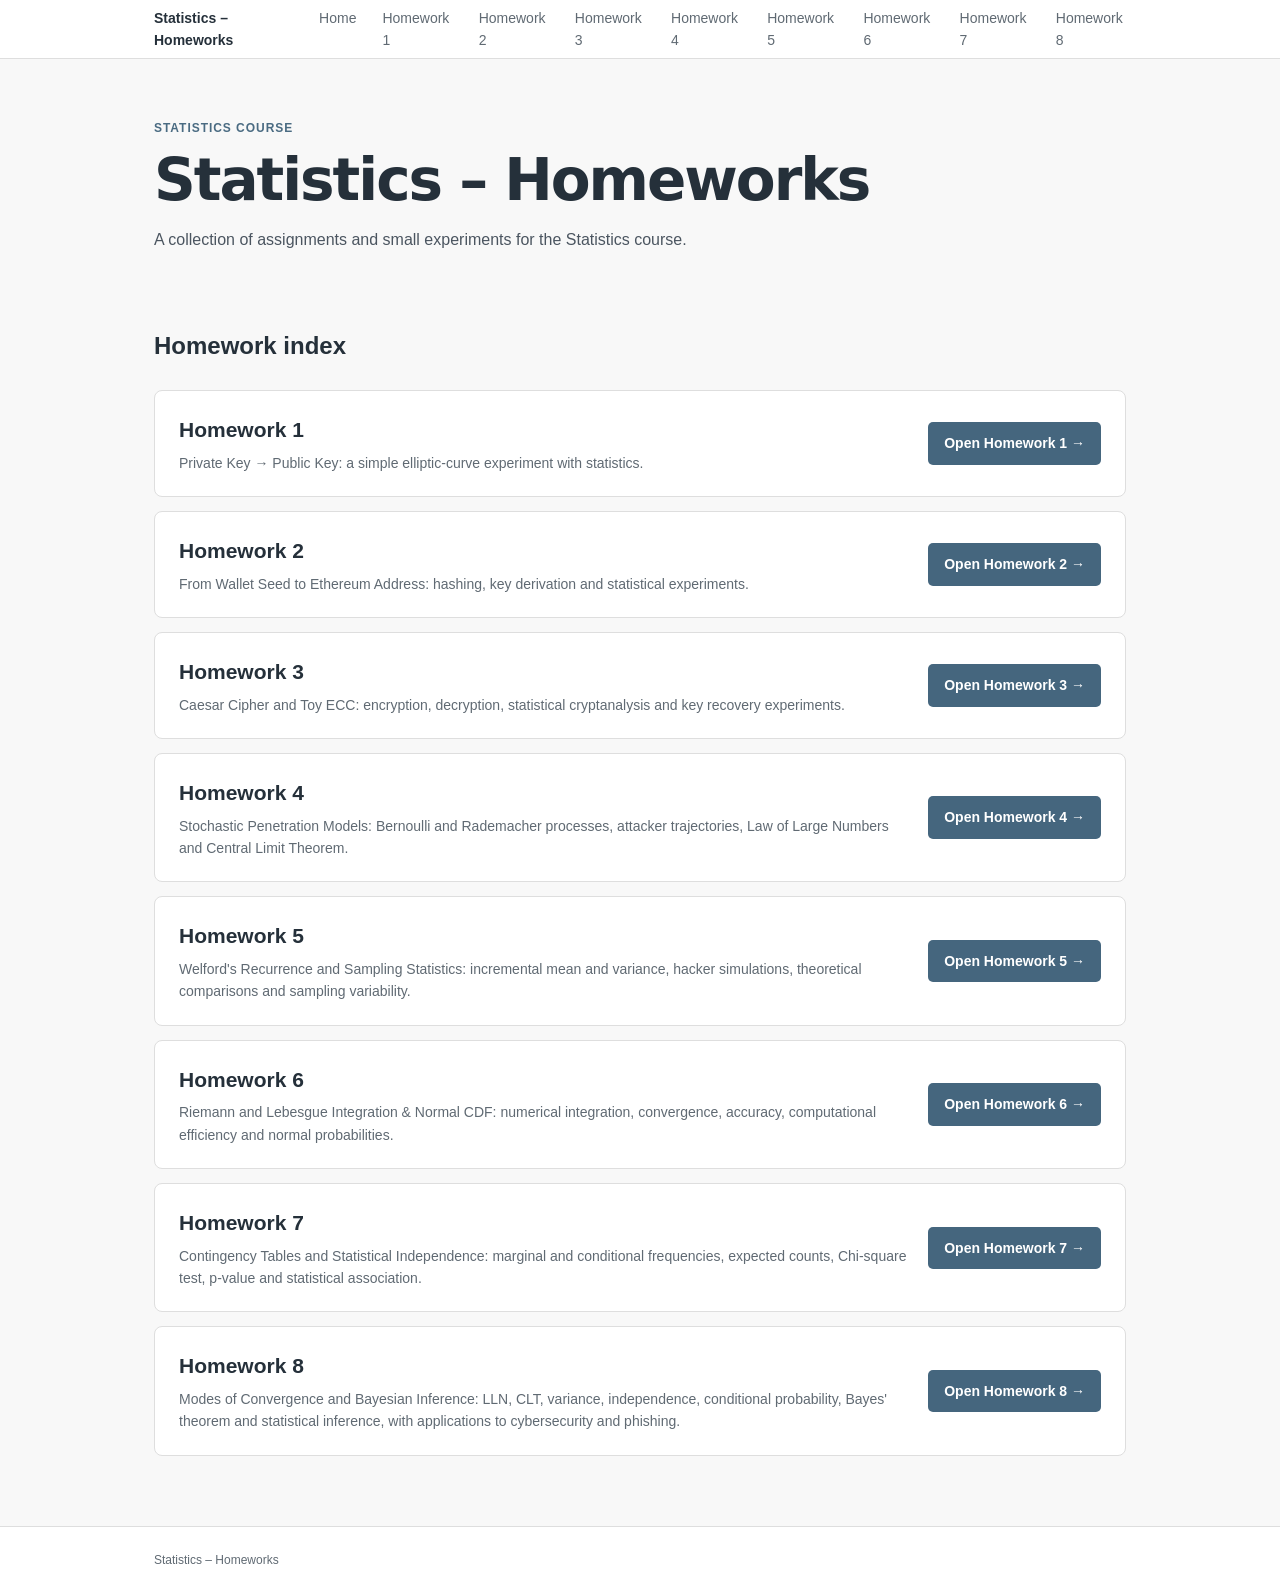
<file: index.html>
<!DOCTYPE html>
<html lang="en">
<head>
  <meta charset="UTF-8">
  <meta name="viewport" content="width=device-width, initial-scale=1.0">
  <title>Statistics – Homeworks</title>
  <link rel="stylesheet" href="style.css">

  <style>
    .home-list {
      display: grid;
      gap: 14px;
      margin: 25px 0 70px;
    }

    .home-item {
      padding: 22px 24px;
      display: flex;
      justify-content: space-between;
      align-items: center;
      gap: 20px;
    }

    .home-item h2 {
      margin: 0 0 5px;
      font-size: 21px;
    }

    .home-item p {
      margin: 0;
      color: var(--muted);
      font-size: 14px;
    }

    .home-item a {
      background: #45667e;
      color: white;
      border-radius: 5px;
      padding: 10px 16px;
      white-space: nowrap;
      font-weight: 700;
      font-size: 14px;
    }

    .home-item a:hover {
      background: #344e63;
    }

    @media (max-width: 600px) {
      .home-item {
        align-items: flex-start;
        flex-direction: column;
      }
    }
  </style>
</head>

<body>

  <header class="topbar">
    <div class="wrap top-inner">
      <div class="brand">Statistics – Homeworks</div>

      <nav>
        <a href="index.html">Home</a>
        <a href="Homework1/index.html">Homework 1</a>
        <a href="Homework2/index.html">Homework 2</a>
        <a href="Homework3/index.html">Homework 3</a>
        <a href="Homework4/index.html">Homework 4</a>
        <a href="Homework5/index.html">Homework 5</a>
        <a href="Homework6/index.html">Homework 6</a>
        <a href="Homework7/index.html">Homework 7</a>
        <a href="Homework8/index.html">Homework 8</a>
      </nav>
    </div>
  </header>

  <main class="wrap">

    <section class="hero">
      <p class="eyebrow">STATISTICS COURSE</p>
      <h1>Statistics – Homeworks</h1>
      <p class="lead">
        A collection of assignments and small experiments
        for the Statistics course.
      </p>
    </section>

    <section>
      <h2>Homework index</h2>

      <div class="home-list">

        <article class="card home-item">
          <div>
            <h2>Homework 1</h2>
            <p>
              Private Key → Public Key:
              a simple elliptic-curve experiment with statistics.
            </p>
          </div>

          <a href="Homework1/index.html">
            Open Homework 1 →
          </a>
        </article>

        <article class="card home-item">
          <div>
            <h2>Homework 2</h2>
            <p>
              From Wallet Seed to Ethereum Address:
              hashing, key derivation and statistical experiments.
            </p>
          </div>

          <a href="Homework2/index.html">
            Open Homework 2 →
          </a>
        </article>

        <article class="card home-item">
          <div>
            <h2>Homework 3</h2>
            <p>
              Caesar Cipher and Toy ECC:
              encryption, decryption, statistical cryptanalysis
              and key recovery experiments.
            </p>
          </div>

          <a href="Homework3/index.html">
            Open Homework 3 →
          </a>
        </article>

        <article class="card home-item">
          <div>
            <h2>Homework 4</h2>
            <p>
              Stochastic Penetration Models:
              Bernoulli and Rademacher processes,
              attacker trajectories, Law of Large Numbers
              and Central Limit Theorem.
            </p>
          </div>

          <a href="Homework4/index.html">
            Open Homework 4 →
          </a>
        </article>

        <article class="card home-item">
          <div>
            <h2>Homework 5</h2>
            <p>
              Welford's Recurrence and Sampling Statistics:
              incremental mean and variance, hacker simulations,
              theoretical comparisons and sampling variability.
            </p>
          </div>

          <a href="Homework5/index.html">
            Open Homework 5 →
          </a>
        </article>

        <article class="card home-item">
          <div>
            <h2>Homework 6</h2>
            <p>
              Riemann and Lebesgue Integration &amp; Normal CDF:
              numerical integration, convergence, accuracy,
              computational efficiency and normal probabilities.
            </p>
          </div>

          <a href="Homework6/index.html">
            Open Homework 6 →
          </a>
        </article>

        <article class="card home-item">
          <div>
            <h2>Homework 7</h2>
            <p>
              Contingency Tables and Statistical Independence:
              marginal and conditional frequencies,
              expected counts, Chi-square test,
              p-value and statistical association.
            </p>
          </div>

          <a href="Homework7/index.html">
            Open Homework 7 →
          </a>
        </article>

        <article class="card home-item">
          <div>
            <h2>Homework 8</h2>
            <p>
              Modes of Convergence and Bayesian Inference:
              LLN, CLT, variance, independence, conditional
              probability, Bayes' theorem and statistical inference,
              with applications to cybersecurity and phishing.
            </p>
          </div>

          <a href="Homework8/index.html">
            Open Homework 8 →
          </a>
        </article>

      </div>
    </section>

  </main>

  <footer>
    <div class="wrap footer-inner">
      Statistics – Homeworks
    </div>
  </footer>

</body>
</html>
</file>
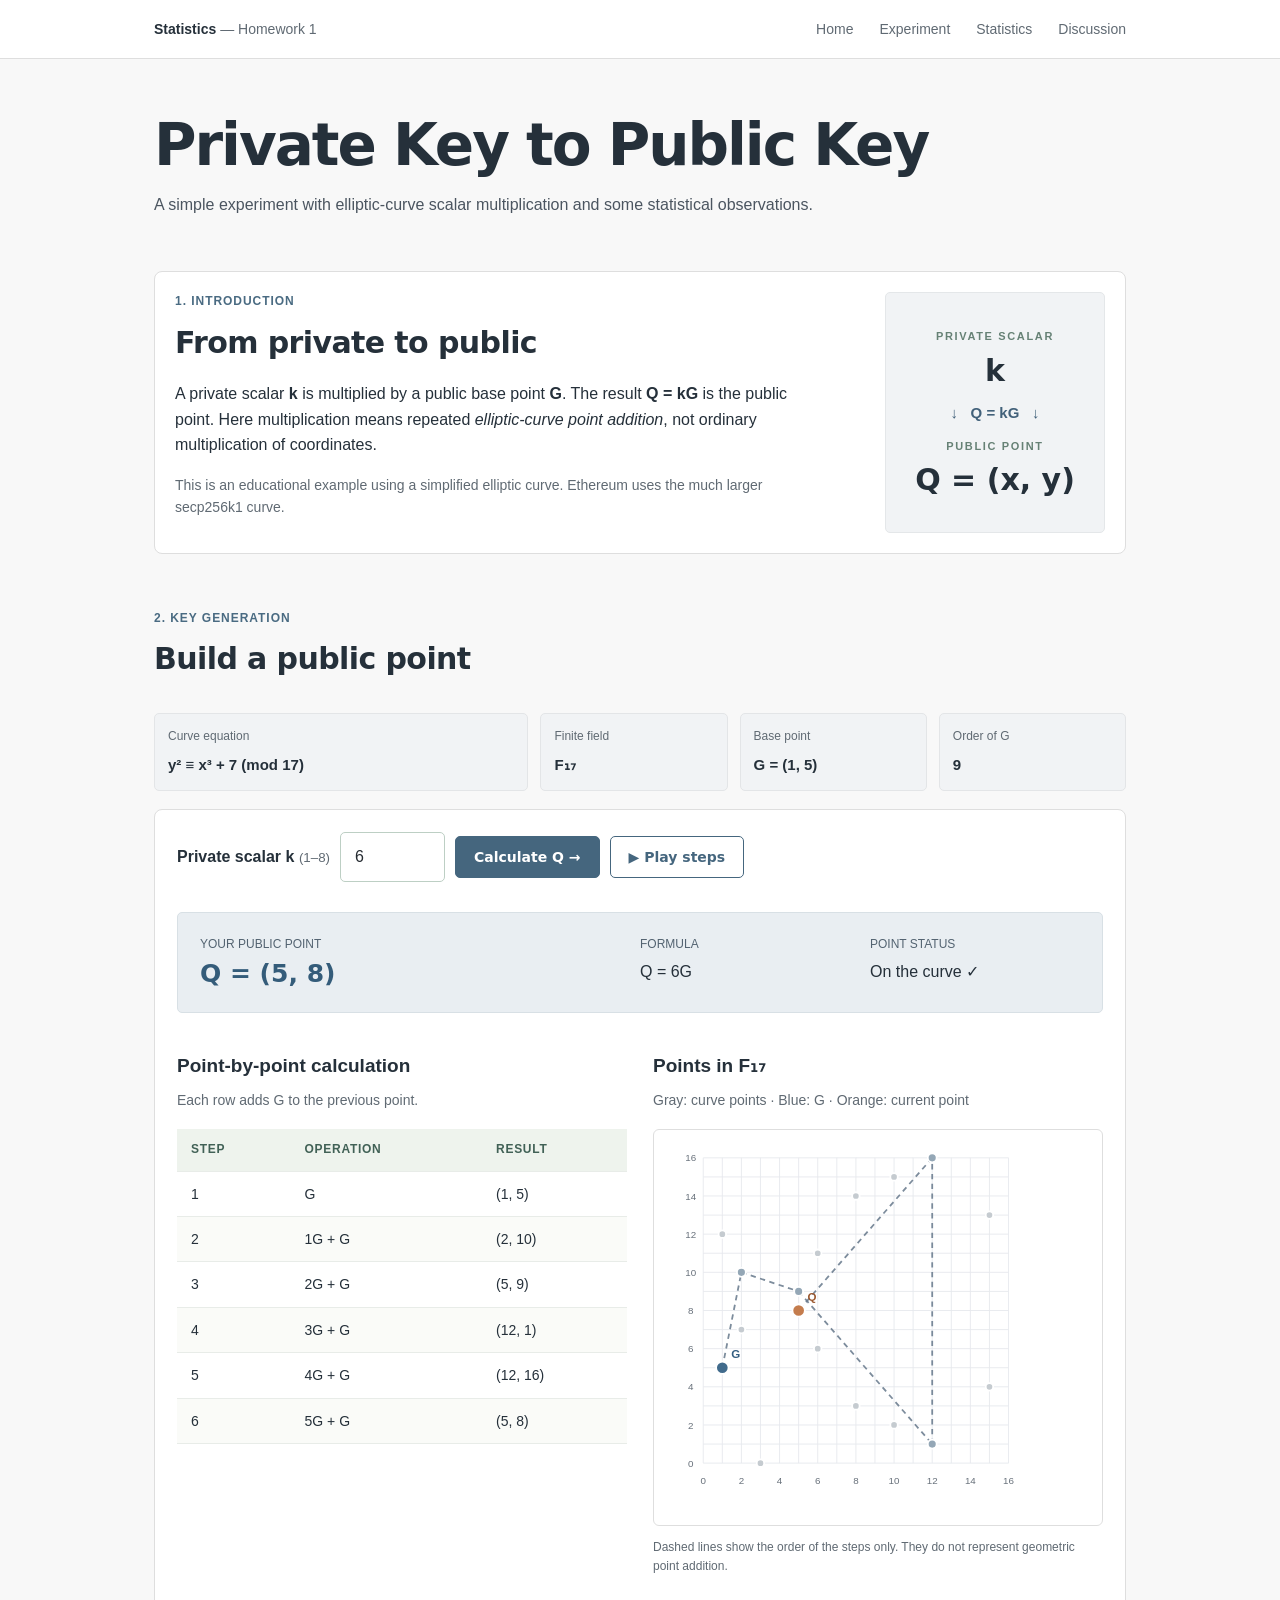
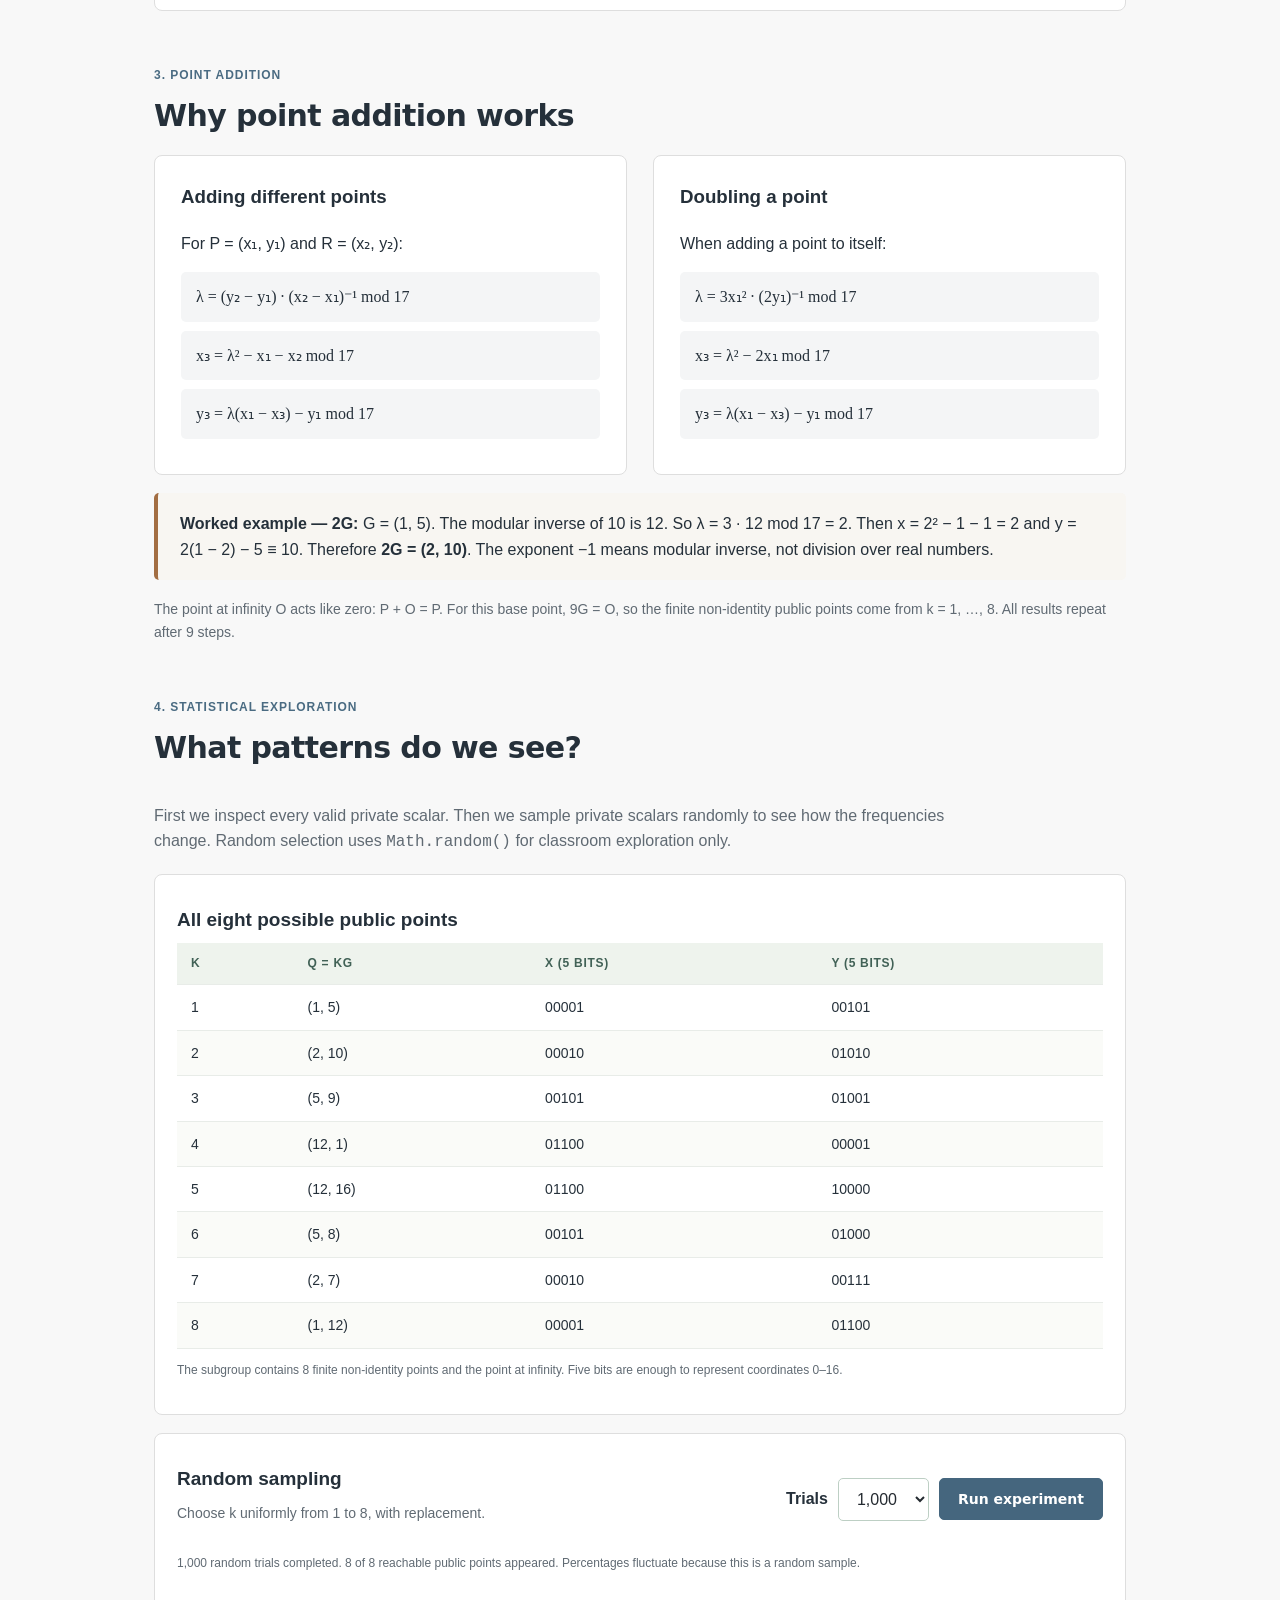
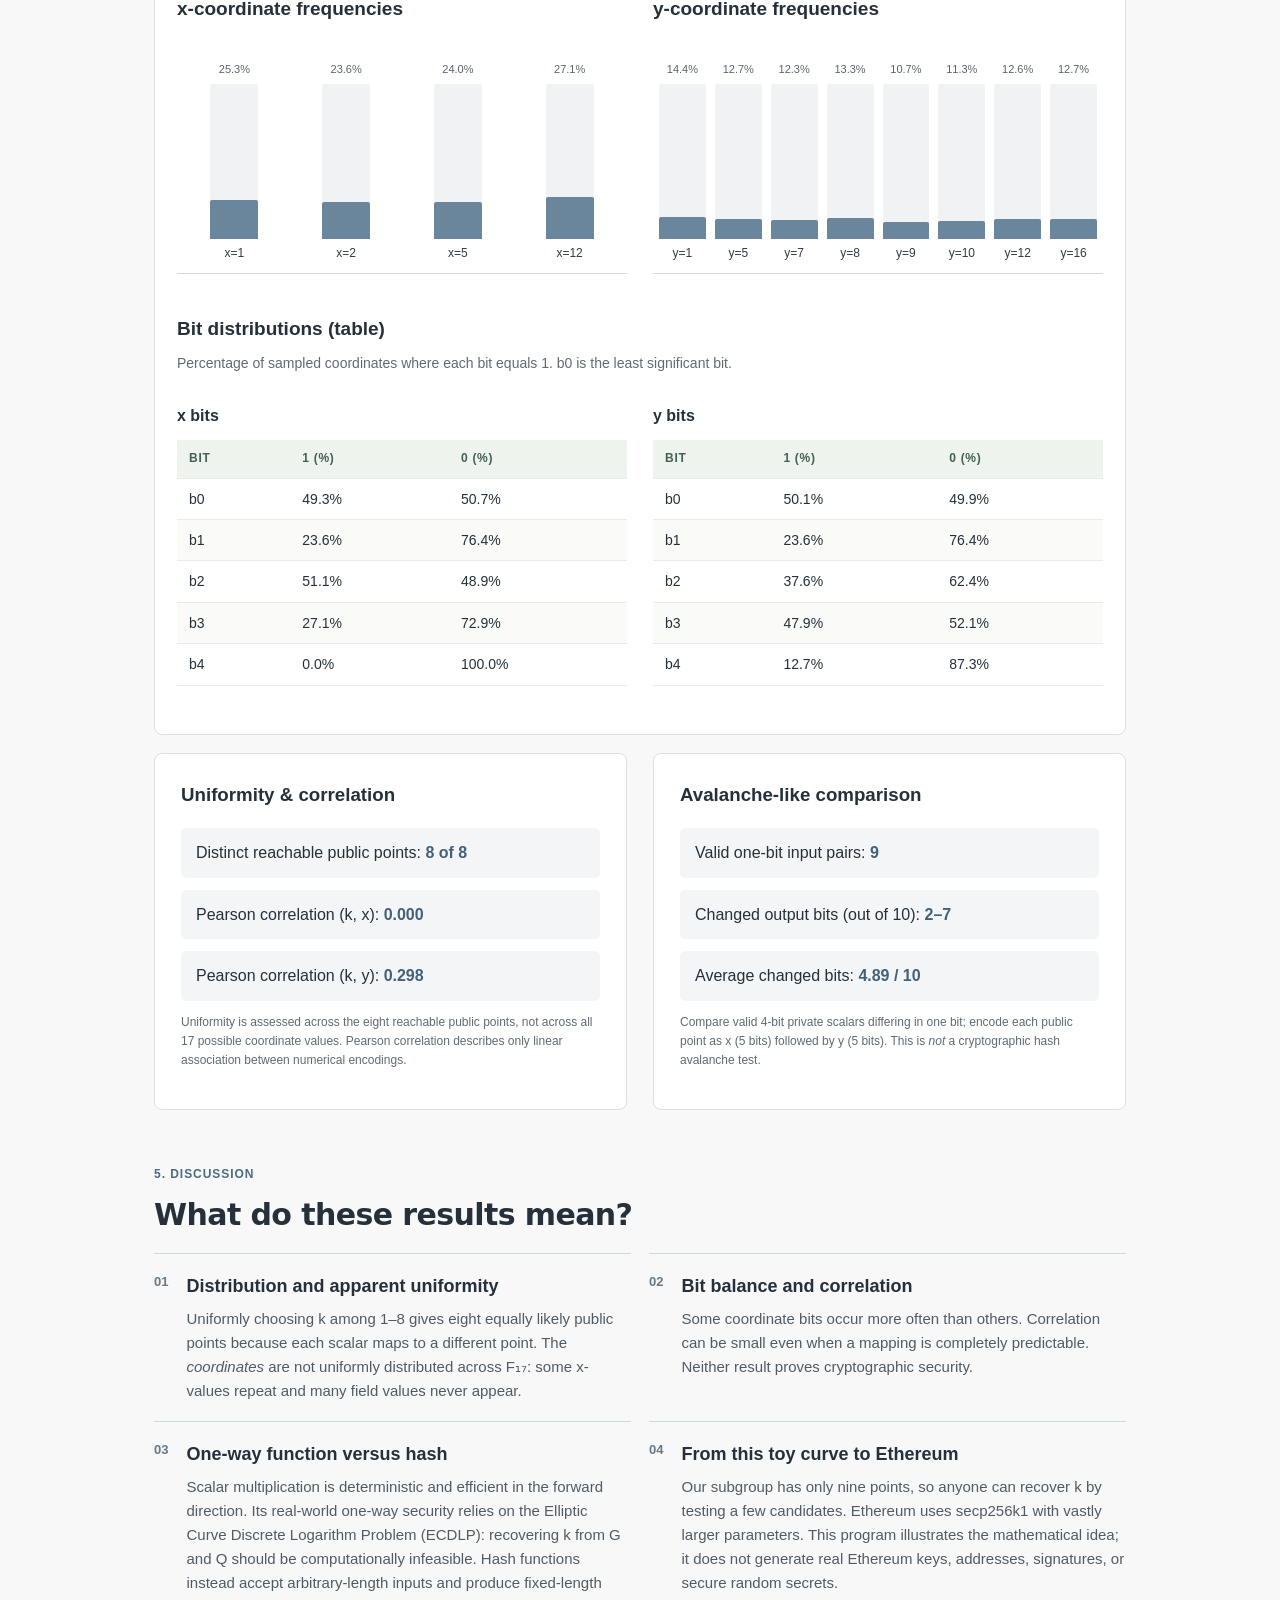
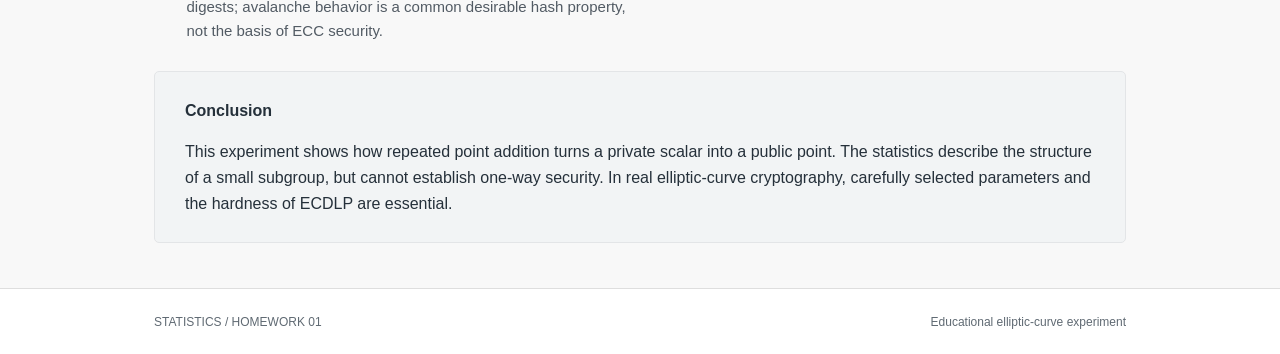
<file: Homework1/index.html>
<!doctype html>
<html lang="en">
<head>
  <meta charset="utf-8">
  <meta name="viewport" content="width=device-width, initial-scale=1">
  <meta name="description" content="Statistics Homework 1: an interactive educational elliptic-curve scalar multiplication experiment.">
  <title>Homework 1 | Private Key to Public Key</title>
  <link rel="stylesheet" href="style.css">
  <script src="script.js?v=2" defer></script>
</head>
<body>
<header class="topbar"><div class="wrap top-inner"><div class="brand"><span>Statistics <span class="brand-muted">— Homework 1</span></span></div><nav><a href="../index.html">Home</a><a href="#experiment">Experiment</a><a href="#statistics">Statistics</a><a href="#discussion">Discussion</a></nav></div></header>
<main>
<section class="hero wrap"><h1>Private Key to Public Key</h1><p class="lead">A simple experiment with elliptic-curve scalar multiplication and some statistical observations.</p></section>
<div class="wrap">
<section class="intro card"><div><div class="section-number">1. INTRODUCTION</div><h2>From private to public</h2><p>A private scalar <strong>k</strong> is multiplied by a public base point <strong>G</strong>. The result <strong>Q = kG</strong> is the public point. Here multiplication means repeated <em>elliptic-curve point addition</em>, not ordinary multiplication of coordinates.</p><p class="subtle">This is an educational example using a simplified elliptic curve. Ethereum uses the much larger secp256k1 curve.</p></div><div class="formula-card"><span>PRIVATE SCALAR</span><strong>k</strong><b>↓ &nbsp; Q = kG &nbsp; ↓</b><span>PUBLIC POINT</span><strong>Q = (x, y)</strong></div></section>
<section id="experiment" class="section"><div class="section-heading"><div><div class="section-number">2. KEY GENERATION</div><h2>Build a public point</h2></div></div>
<div class="parameters"><div><small>Curve equation</small><strong>y² ≡ x³ + 7 (mod 17)</strong></div><div><small>Finite field</small><strong>F₁₇</strong></div><div><small>Base point</small><strong>G = (1, 5)</strong></div><div><small>Order of G</small><strong>9</strong></div></div>
<div class="card work-card"><div class="controls"><label for="privateKey">Private scalar k <small>(1–8)</small></label><input id="privateKey" type="number" min="1" max="8" step="1" value="6"><button id="calculateBtn" type="button">Calculate Q →</button><button id="animateBtn" class="secondary" type="button">▶ Play steps</button></div><p class="field-note" id="keyError" role="status"></p><div class="result-strip"><div><small>YOUR PUBLIC POINT</small><strong id="publicPoint">Q = (5, 8)</strong></div><div><small>FORMULA</small><span id="publicFormula">Q = 6G</span></div><div><small>POINT STATUS</small><span id="pointStatus">On the curve ✓</span></div></div>
<div class="split"><div><h3>Point-by-point calculation</h3><p class="muted">Each row adds G to the previous point.</p><div class="table-scroll"><table><thead><tr><th>Step</th><th>Operation</th><th>Result</th></tr></thead><tbody id="stepsBody"></tbody></table></div></div><div><h3>Points in F₁₇</h3><p class="muted">Gray: curve points · Blue: G · Orange: current point</p><div id="curvePlot" class="plot" role="img" aria-label="Discrete points on the toy elliptic curve"></div><p class="footnote">Dashed lines show the order of the steps only. They do not represent geometric point addition.</p></div></div></div></section>
<section class="section"><div class="section-heading"><div><div class="section-number">3. POINT ADDITION</div><h2>Why point addition works</h2></div></div><div class="two-cards"><article class="card explainer"><h3>Adding different points</h3><p>For P = (x₁, y₁) and R = (x₂, y₂):</p><div class="math">λ = (y₂ − y₁) · (x₂ − x₁)⁻¹ mod 17</div><div class="math">x₃ = λ² − x₁ − x₂ mod 17</div><div class="math">y₃ = λ(x₁ − x₃) − y₁ mod 17</div></article><article class="card explainer"><h3>Doubling a point</h3><p>When adding a point to itself:</p><div class="math">λ = 3x₁² · (2y₁)⁻¹ mod 17</div><div class="math">x₃ = λ² − 2x₁ mod 17</div><div class="math">y₃ = λ(x₁ − x₃) − y₁ mod 17</div></article></div><div class="note"><strong>Worked example — 2G:</strong> G = (1, 5). The modular inverse of 10 is 12. So λ = 3 · 12 mod 17 = 2. Then x = 2² − 1 − 1 = 2 and y = 2(1 − 2) − 5 ≡ 10. Therefore <strong>2G = (2, 10)</strong>. The exponent −1 means modular inverse, not division over real numbers.</div><p class="muted">The point at infinity O acts like zero: P + O = P. For this base point, 9G = O, so the finite non-identity public points come from k = 1, …, 8. All results repeat after 9 steps.</p></section>
<section id="statistics" class="section"><div class="section-heading"><div><div class="section-number">4. STATISTICAL EXPLORATION</div><h2>What patterns do we see?</h2></div></div><p class="section-lead">First we inspect every valid private scalar. Then we sample private scalars randomly to see how the frequencies change. Random selection uses <code>Math.random()</code> for classroom exploration only.</p>
<div class="card stat-card"><h3>All eight possible public points</h3><div class="table-scroll"><table><thead><tr><th>k</th><th>Q = kG</th><th>x (5 bits)</th><th>y (5 bits)</th></tr></thead><tbody id="allKeysBody"></tbody></table></div><p class="footnote">The subgroup contains 8 finite non-identity points and the point at infinity. Five bits are enough to represent coordinates 0–16.</p></div>
<div class="card stat-card"><div class="stat-controls"><div><h3>Random sampling</h3><p class="muted">Choose k uniformly from 1 to 8, with replacement.</p></div><div class="controls"><label for="trialCount">Trials</label><select id="trialCount"><option value="100">100</option><option value="1000" selected>1,000</option><option value="5000">5,000</option></select><button id="sampleBtn" type="button">Run experiment</button></div></div><p class="footnote" id="sampleSummary"></p><div class="split"><div><h3>x-coordinate frequencies</h3><div id="xBars" class="bar-chart"></div></div><div><h3>y-coordinate frequencies</h3><div id="yBars" class="bar-chart"></div></div></div><h3>Bit distributions (table)</h3><p class="muted">Percentage of sampled coordinates where each bit equals 1. b0 is the least significant bit.</p><div class="split"><div><h4>x bits</h4><div id="xBits" class="bit-table"></div></div><div><h4>y bits</h4><div id="yBits" class="bit-table"></div></div></div></div>
<div class="two-cards"><article class="card explainer"><h3>Uniformity &amp; correlation</h3><div id="uniformityResults"></div><p class="footnote">Uniformity is assessed across the eight reachable public points, not across all 17 possible coordinate values. Pearson correlation describes only linear association between numerical encodings.</p></article><article class="card explainer"><h3>Avalanche-like comparison</h3><div id="avalancheResults"></div><p class="footnote">Compare valid 4-bit private scalars differing in one bit; encode each public point as x (5 bits) followed by y (5 bits). This is <em>not</em> a cryptographic hash avalanche test.</p></article></div></section>
<section id="discussion" class="section"><div class="section-heading"><div><div class="section-number">5. DISCUSSION</div><h2>What do these results mean?</h2></div></div><div class="discussion-grid"><article class="discussion-item"><span>01</span><div><h3>Distribution and apparent uniformity</h3><p>Uniformly choosing k among 1–8 gives eight equally likely public points because each scalar maps to a different point. The <em>coordinates</em> are not uniformly distributed across F₁₇: some x-values repeat and many field values never appear.</p></div></article><article class="discussion-item"><span>02</span><div><h3>Bit balance and correlation</h3><p>Some coordinate bits occur more often than others. Correlation can be small even when a mapping is completely predictable. Neither result proves cryptographic security.</p></div></article><article class="discussion-item"><span>03</span><div><h3>One-way function versus hash</h3><p>Scalar multiplication is deterministic and efficient in the forward direction. Its real-world one-way security relies on the Elliptic Curve Discrete Logarithm Problem (ECDLP): recovering k from G and Q should be computationally infeasible. Hash functions instead accept arbitrary-length inputs and produce fixed-length digests; avalanche behavior is a common desirable hash property, not the basis of ECC security.</p></div></article><article class="discussion-item"><span>04</span><div><h3>From this toy curve to Ethereum</h3><p>Our subgroup has only nine points, so anyone can recover k by testing a few candidates. Ethereum uses secp256k1 with vastly larger parameters. This program illustrates the mathematical idea; it does not generate real Ethereum keys, addresses, signatures, or secure random secrets.</p></div></article></div><div class="conclusion"><strong>Conclusion</strong><p>This experiment shows how repeated point addition turns a private scalar into a public point. The statistics describe the structure of a small subgroup, but cannot establish one-way security. In real elliptic-curve cryptography, carefully selected parameters and the hardness of ECDLP are essential.</p></div></section>
</div>
</main><footer><div class="wrap footer-inner"><span>STATISTICS / HOMEWORK 01</span><span>Educational elliptic-curve experiment</span></div></footer>
</body></html>
</file>
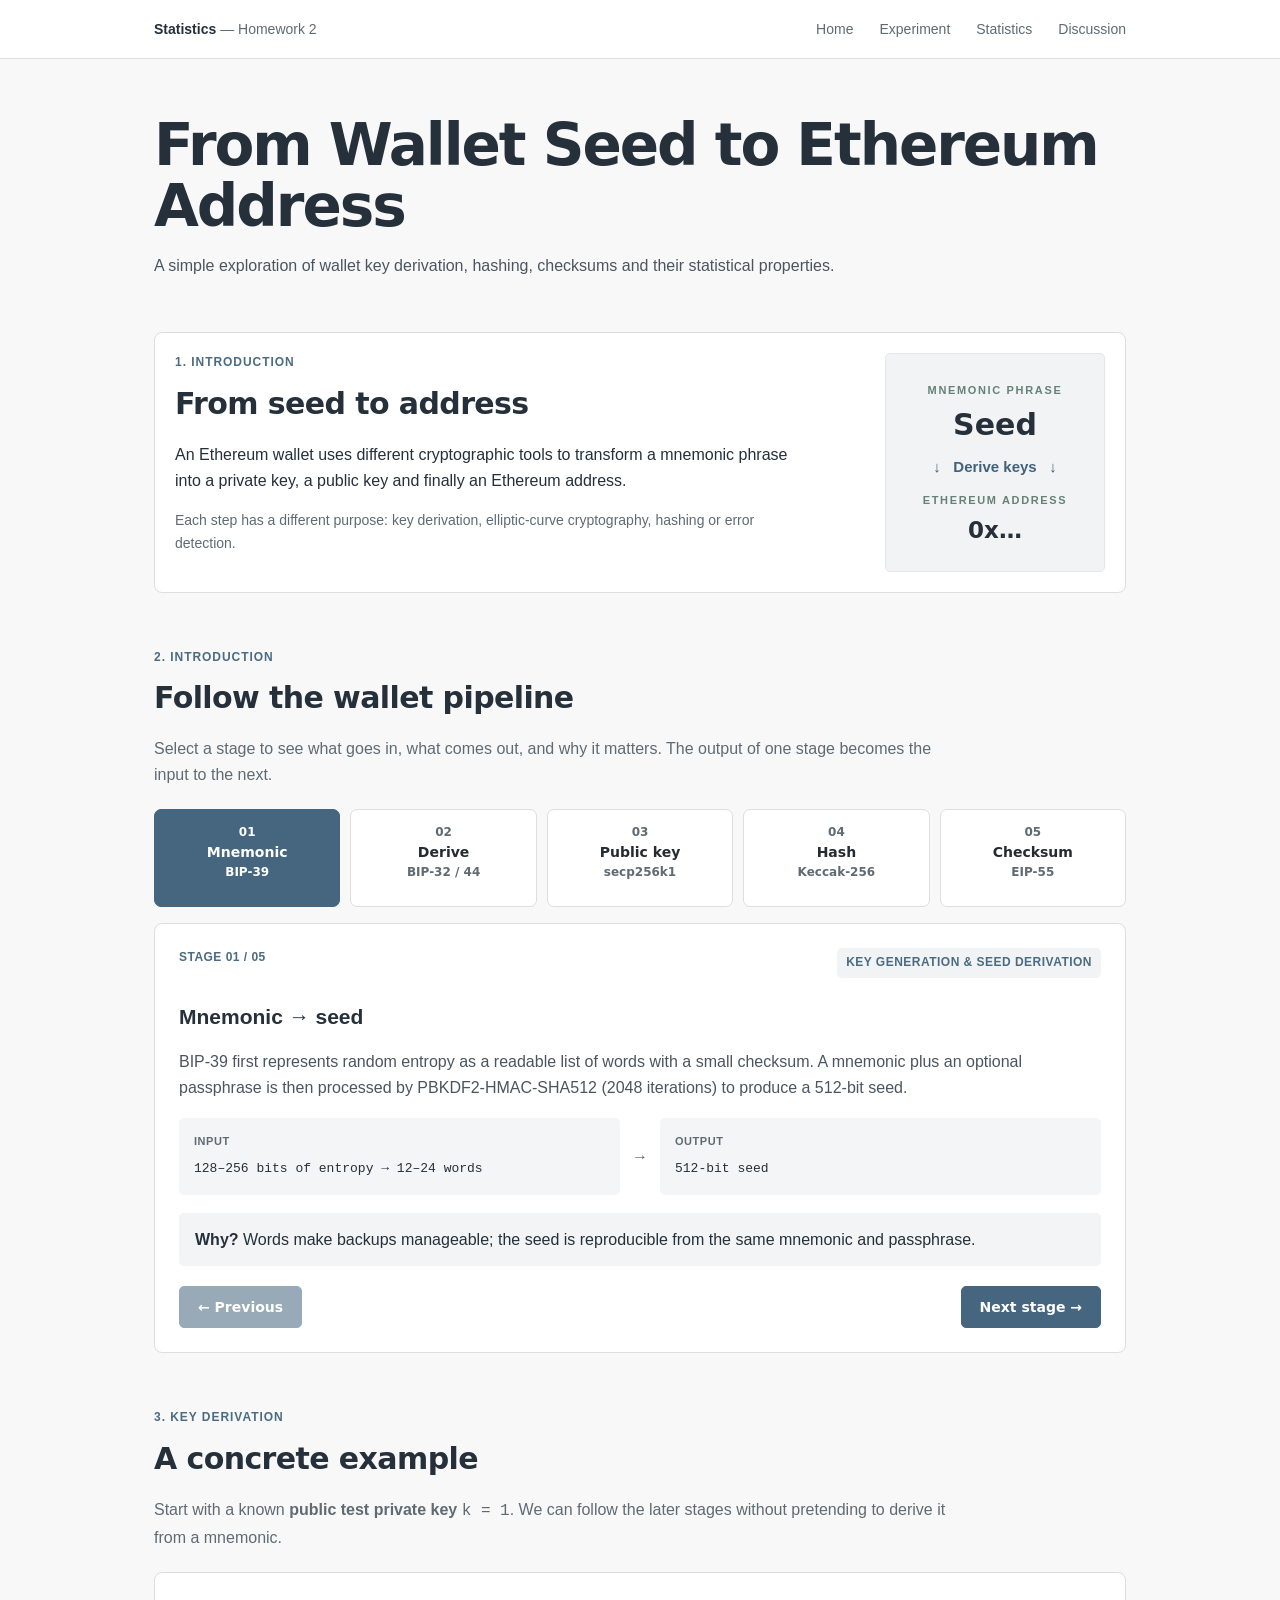
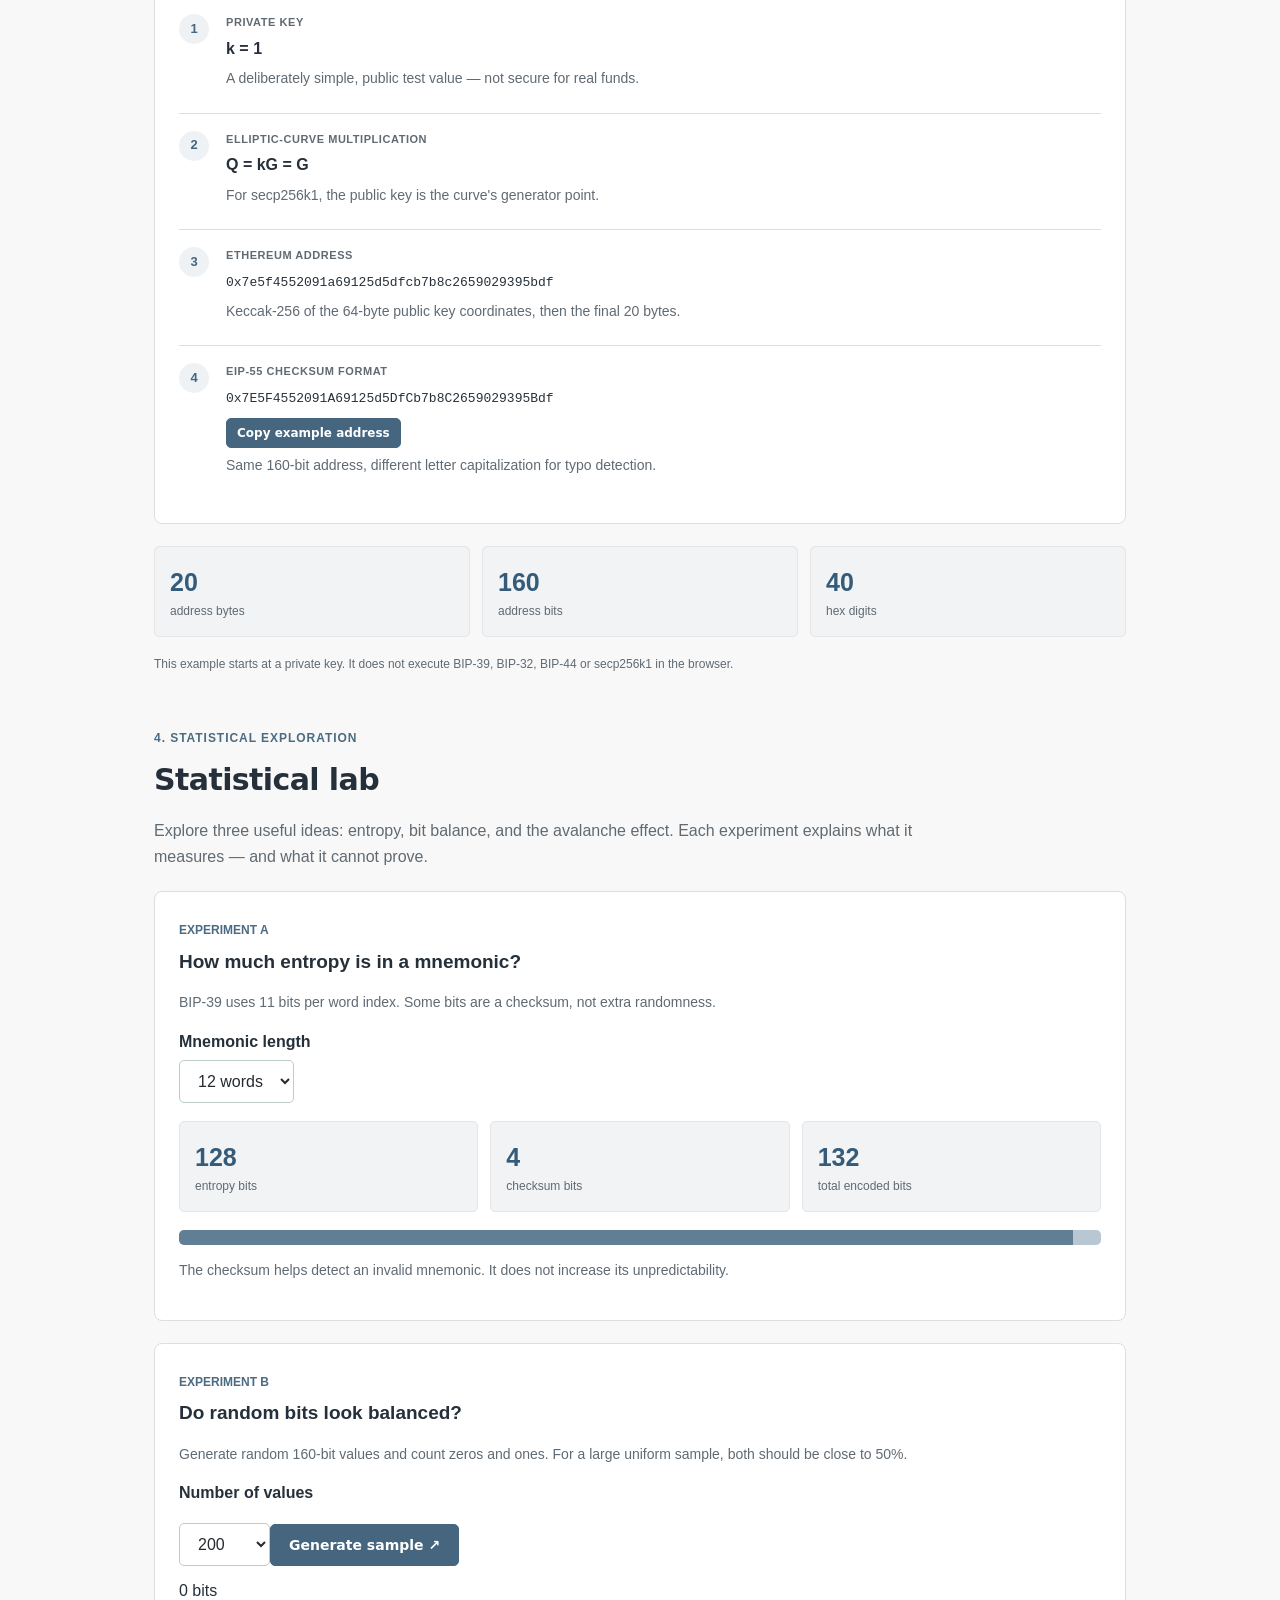
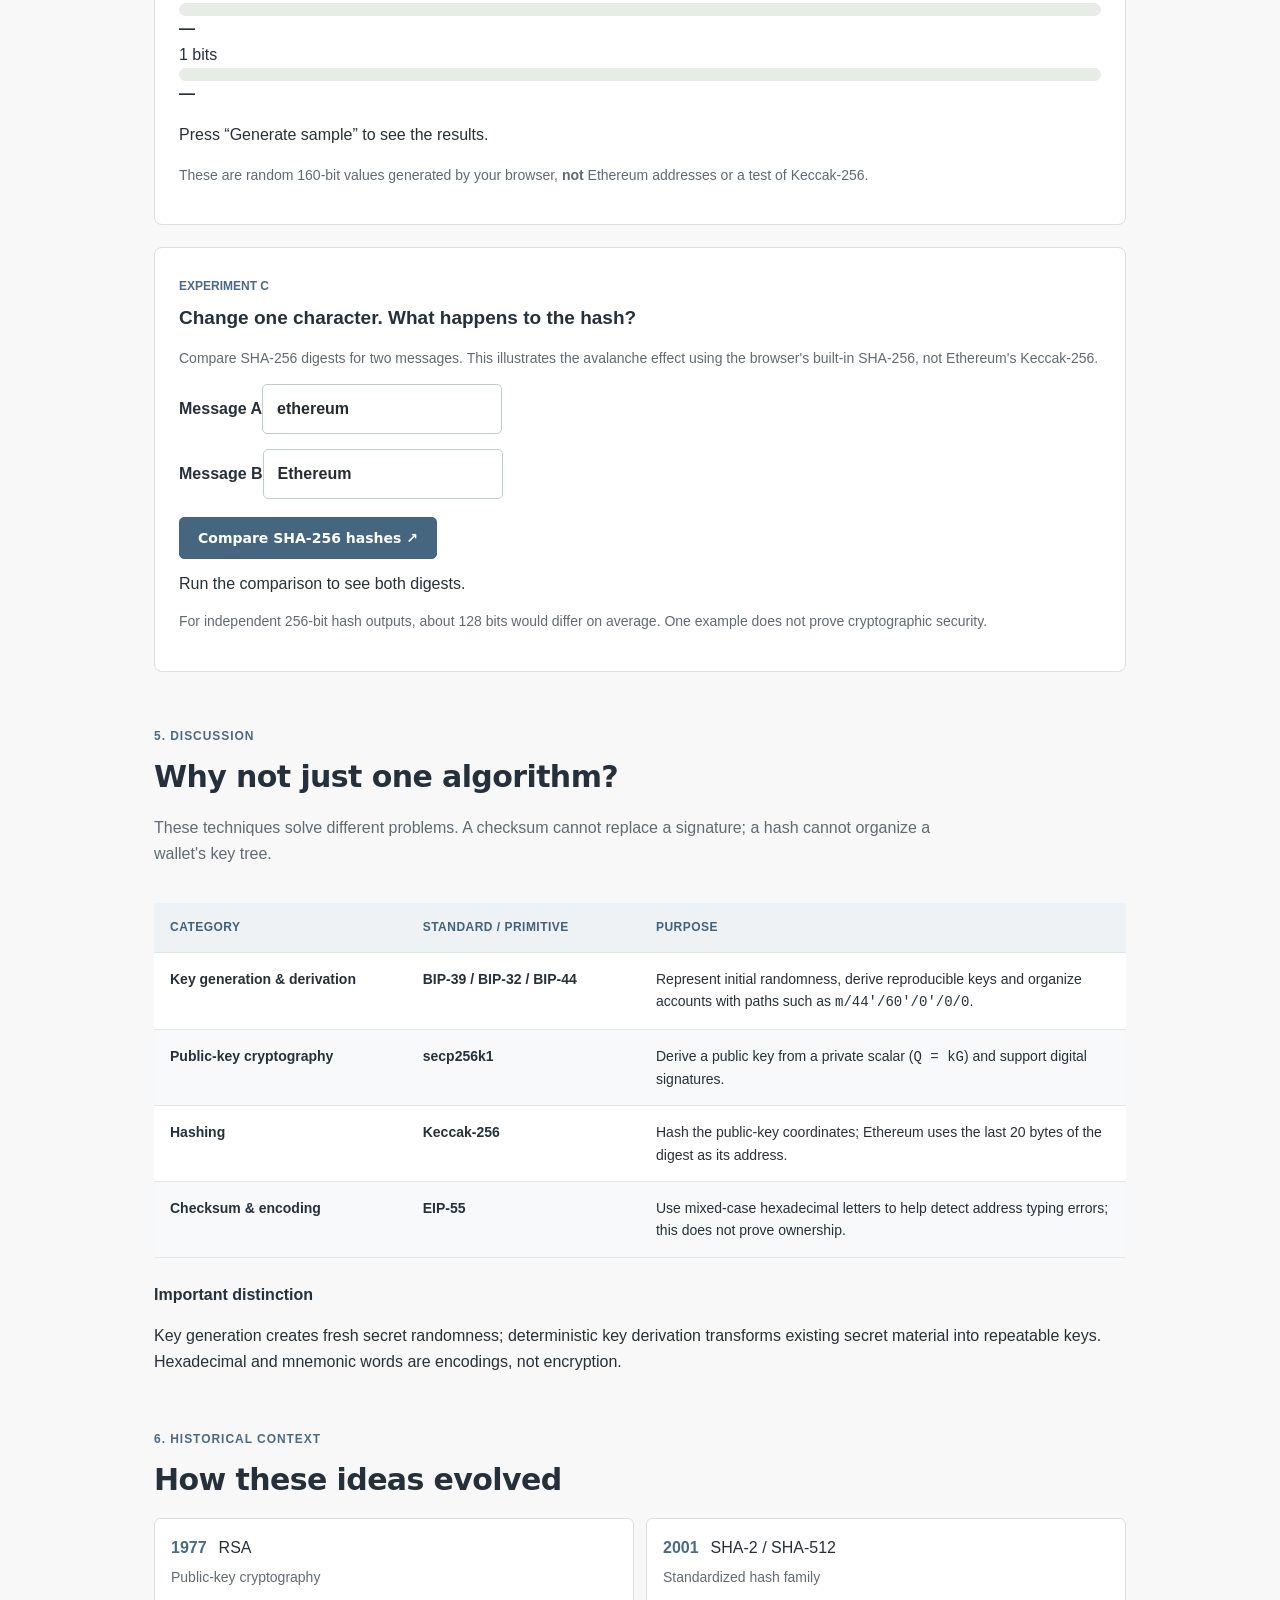
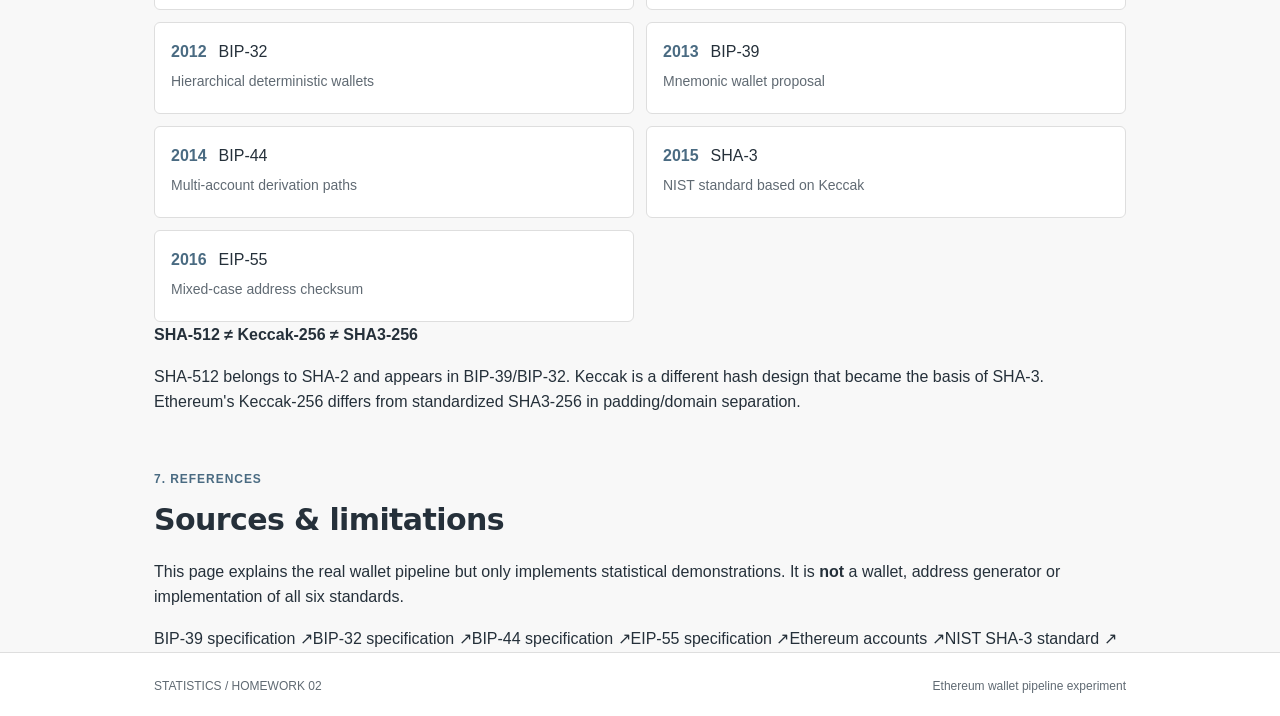
<file: Homework2/index.html>
<!DOCTYPE html>
<html lang="en"><head><meta charset="utf-8"/><meta content="width=device-width, initial-scale=1" name="viewport"/><title>Homework 2 | From Wallet Seed to Ethereum Address</title><link href="style.css" rel="stylesheet"/><script defer="" src="script.js"></script></head><body><header class="topbar"><div class="wrap top-inner"><div class="brand"><span>Statistics <span class="brand-muted">— Homework 2</span></span></div><nav><a href="../index.html">Home</a><a href="#explorer">Experiment</a><a href="#experiments">Statistics</a><a href="#roles">Discussion</a></nav></div></header><main><section class="hero wrap"><h1>From Wallet Seed to Ethereum Address</h1><p class="lead">A simple exploration of wallet key derivation, hashing, checksums and their statistical properties.</p></section><div class="wrap"><section class="intro card"><div><div class="section-number">1. INTRODUCTION</div><h2>From seed to address</h2><p>An Ethereum wallet uses different cryptographic tools to transform a mnemonic phrase into a private key, a public key and finally an Ethereum address.</p><p class="subtle">Each step has a different purpose: key derivation, elliptic-curve cryptography, hashing or error detection.</p></div><div class="formula-card"><span>MNEMONIC PHRASE</span><strong>Seed</strong><b>↓   Derive keys   ↓</b><span>ETHEREUM ADDRESS</span><strong style="font-size:23px">0x…</strong></div></section><section class="section" id="explorer"><div class="section-number">2. INTRODUCTION</div><h2>Follow the wallet pipeline</h2><p class="section-intro">Select a stage to see what goes in, what comes out, and why it matters. The output of one stage becomes the input to the next.</p><div aria-label="Wallet pipeline stages" class="stepper" id="stepper" role="group"><button class="stage active" data-step="0"><span>01</span><b>Mnemonic</b><small>BIP-39</small></button><button class="stage" data-step="1"><span>02</span><b>Derive</b><small>BIP-32 / 44</small></button><button class="stage" data-step="2"><span>03</span><b>Public key</b><small>secp256k1</small></button><button class="stage" data-step="3"><span>04</span><b>Hash</b><small>Keccak-256</small></button><button class="stage" data-step="4"><span>05</span><b>Checksum</b><small>EIP-55</small></button></div><div class="stage-detail"><div class="stage-head"><span id="stage-number">STAGE 01 / 05</span><span class="stage-pill" id="stage-label">KEY GENERATION &amp; SEED DERIVATION</span></div><h3 id="stage-title">Mnemonic → seed</h3><p id="stage-text"></p><div class="io"><div><small>INPUT</small><code id="stage-input"></code></div><span class="io-arrow">→</span><div><small>OUTPUT</small><code id="stage-output"></code></div></div><div class="takeaway"><b>Why?</b> <span id="stage-why"></span></div><div class="stage-nav"><button id="previous" type="button">← Previous</button><button id="next" type="button">Next stage →</button></div></div></section><section class="section" id="worked-example"><div class="section-number">3. KEY DERIVATION</div><h2>A concrete example</h2><p class="section-intro">Start with a known <strong>public test private key</strong> <code>k = 1</code>. We can follow the later stages without pretending to derive it from a mnemonic.</p><div class="example-flow"><div class="example-row"><span class="round-num">1</span><div><small>PRIVATE KEY</small><strong>k = 1</strong><p>A deliberately simple, public test value — not secure for real funds.</p></div></div><div class="example-row"><span class="round-num">2</span><div><small>ELLIPTIC-CURVE MULTIPLICATION</small><strong>Q = kG = G</strong><p>For secp256k1, the public key is the curve's generator point.</p></div></div><div class="example-row"><span class="round-num">3</span><div><small>ETHEREUM ADDRESS</small><code class="address" id="plain-address">0x7e5f4552091a69125d5dfcb7b8c2659029395bdf</code><p>Keccak-256 of the 64-byte public key coordinates, then the final 20 bytes.</p></div></div><div class="example-row last"><span class="round-num">4</span><div><small>EIP-55 CHECKSUM FORMAT</small><code class="address" id="checksum-address">0x7E5F4552091A69125d5DfCb7b8C2659029395Bdf</code><button class="tiny" id="copy-address" type="button">Copy example address</button><p>Same 160-bit address, different letter capitalization for typo detection.</p></div></div></div><div class="mini-metrics"><div><strong>20</strong><small>address bytes</small></div><div><strong>160</strong><small>address bits</small></div><div><strong>40</strong><small>hex digits</small></div></div><p class="footnote">This example starts at a private key. It does not execute BIP-39, BIP-32, BIP-44 or secp256k1 in the browser.</p></section><section class="section" id="experiments"><div class="section-number">4. STATISTICAL EXPLORATION</div><h2>Statistical lab</h2><p class="section-intro">Explore three useful ideas: entropy, bit balance, and the avalanche effect. Each experiment explains what it measures — and what it cannot prove.</p><div class="lab"><div class="lab-header"><span class="lab-index">EXPERIMENT A</span><h3>How much entropy is in a mnemonic?</h3><p>BIP-39 uses 11 bits per word index. Some bits are a checksum, not extra randomness.</p></div><label for="word-count">Mnemonic length</label><select id="word-count"><option value="12">12 words</option><option value="15">15 words</option><option value="18">18 words</option><option value="21">21 words</option><option value="24">24 words</option></select><div class="entropy-output"><div><span id="entropy-value">128</span><small>entropy bits</small></div><div><span id="checksum-value">4</span><small>checksum bits</small></div><div><span id="total-value">132</span><small>total encoded bits</small></div></div><div class="entropy-track"><div id="entropy-fill"></div><div id="checksum-fill"></div></div><p class="lab-note">The checksum helps detect an invalid mnemonic. It does not increase its unpredictability.</p></div>
<div class="lab"><div class="lab-header"><span class="lab-index">EXPERIMENT B</span><h3>Do random bits look balanced?</h3><p>Generate random 160-bit values and count zeros and ones. For a large uniform sample, both should be close to 50%.</p></div><div class="lab-controls"><label for="sample-count">Number of values</label><select id="sample-count"><option value="50">50</option><option selected="" value="200">200</option><option value="1000">1,000</option></select><button class="primary action" id="run-bits" type="button">Generate sample ↗</button></div><div class="bit-bars"><div class="bit-line"><span>0 bits</span><div class="bar-track"><div class="bar zero" id="zero-bar"></div></div><b id="zero-pct">—</b></div><div class="bit-line"><span>1 bits</span><div class="bar-track"><div class="bar one" id="one-bar"></div></div><b id="one-pct">—</b></div></div><p aria-live="polite" class="result-text" id="bit-summary">Press “Generate sample” to see the results.</p><p class="lab-note">These are random 160-bit values generated by your browser, <strong>not</strong> Ethereum addresses or a test of Keccak-256.</p></div>
<div class="lab"><div class="lab-header"><span class="lab-index">EXPERIMENT C</span><h3>Change one character. What happens to the hash?</h3><p>Compare SHA-256 digests for two messages. This illustrates the avalanche effect using the browser's built-in SHA-256, not Ethereum's Keccak-256.</p></div><div class="input-grid"><label>Message A<input id="message-a" maxlength="100" spellcheck="false" value="ethereum"/></label><label>Message B<input id="message-b" maxlength="100" spellcheck="false" value="Ethereum"/></label></div><button class="primary action" id="run-hash" type="button">Compare SHA-256 hashes ↗</button><div aria-live="polite" class="hash-output" id="hash-output">Run the comparison to see both digests.</div><p class="lab-note">For independent 256-bit hash outputs, about 128 bits would differ on average. One example does not prove cryptographic security.</p></div></section><section class="section" id="roles"><div class="section-number">5. DISCUSSION</div><h2>Why not just one algorithm?</h2><p class="section-intro">These techniques solve different problems. A checksum cannot replace a signature; a hash cannot organize a wallet's key tree.</p><div class="table-scroll"><table class="primitives-table"><thead><tr><th>Category</th><th>Standard / primitive</th><th>Purpose</th></tr></thead><tbody>
<tr><td><strong>Key generation &amp; derivation</strong></td><td>BIP-39 / BIP-32 / BIP-44</td><td>Represent initial randomness, derive reproducible keys and organize accounts with paths such as <code>m/44'/60'/0'/0/0</code>.</td></tr>
<tr><td><strong>Public-key cryptography</strong></td><td>secp256k1</td><td>Derive a public key from a private scalar (<code>Q = kG</code>) and support digital signatures.</td></tr>
<tr><td><strong>Hashing</strong></td><td>Keccak-256</td><td>Hash the public-key coordinates; Ethereum uses the last 20 bytes of the digest as its address.</td></tr>
<tr><td><strong>Checksum &amp; encoding</strong></td><td>EIP-55</td><td>Use mixed-case hexadecimal letters to help detect address typing errors; this does not prove ownership.</td></tr>
</tbody></table></div><div class="contrast"><strong>Important distinction</strong><p>Key generation creates fresh secret randomness; deterministic key derivation transforms existing secret material into repeatable keys. Hexadecimal and mnemonic words are encodings, not encryption.</p></div></section><section class="section" id="history"><div class="section-number">6. HISTORICAL CONTEXT</div><h2>How these ideas evolved</h2><div class="timeline"><div><b>1977</b><span>RSA</span><p>Public-key cryptography</p></div><div><b>2001</b><span>SHA-2 / SHA-512</span><p>Standardized hash family</p></div><div><b>2012</b><span>BIP-32</span><p>Hierarchical deterministic wallets</p></div><div><b>2013</b><span>BIP-39</span><p>Mnemonic wallet proposal</p></div><div><b>2014</b><span>BIP-44</span><p>Multi-account derivation paths</p></div><div><b>2015</b><span>SHA-3</span><p>NIST standard based on Keccak</p></div><div><b>2016</b><span>EIP-55</span><p>Mixed-case address checksum</p></div></div><div class="contrast"><strong>SHA-512 ≠ Keccak-256 ≠ SHA3-256</strong><p>SHA-512 belongs to SHA-2 and appears in BIP-39/BIP-32. Keccak is a different hash design that became the basis of SHA-3. Ethereum's Keccak-256 differs from standardized SHA3-256 in padding/domain separation.</p></div></section><section class="section" id="references"><div class="section-number">7. REFERENCES</div><h2>Sources &amp; limitations</h2><p>This page explains the real wallet pipeline but only implements statistical demonstrations. It is <strong>not</strong> a wallet, address generator or implementation of all six standards.</p><div class="links"><a href="https://github.com/bitcoin/bips/blob/master/bip-0039.mediawiki" rel="noopener" target="_blank">BIP-39 specification ↗</a><a href="https://github.com/bitcoin/bips/blob/master/bip-0032.mediawiki" rel="noopener" target="_blank">BIP-32 specification ↗</a><a href="https://github.com/bitcoin/bips/blob/master/bip-0044.mediawiki" rel="noopener" target="_blank">BIP-44 specification ↗</a><a href="https://eips.ethereum.org/EIPS/eip-55" rel="noopener" target="_blank">EIP-55 specification ↗</a><a href="https://ethereum.org/en/developers/docs/accounts/" rel="noopener" target="_blank">Ethereum accounts ↗</a><a href="https://csrc.nist.gov/pubs/fips/202/final" rel="noopener" target="_blank">NIST SHA-3 standard ↗</a></div></section></div></main><footer><div class="wrap footer-inner"><span>STATISTICS / HOMEWORK 02</span><span>Ethereum wallet pipeline experiment</span></div></footer></body></html>
</file>
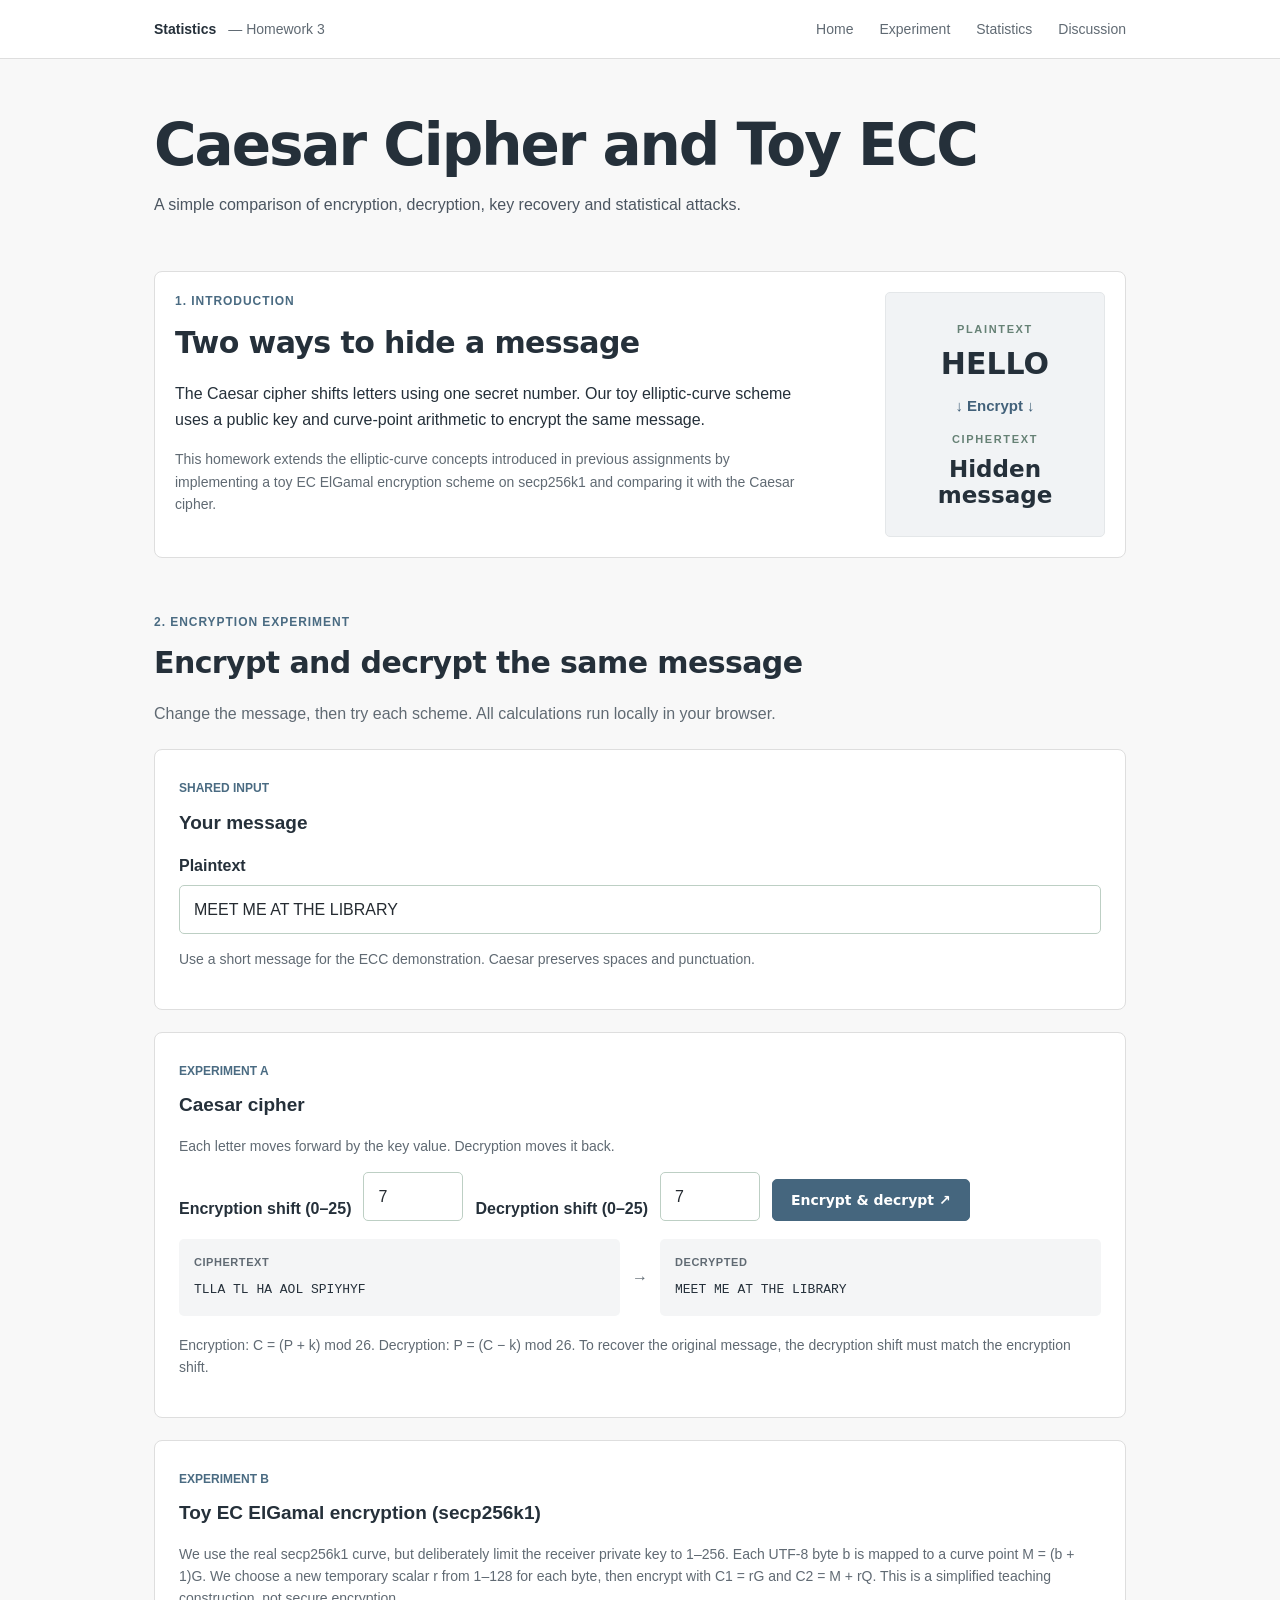
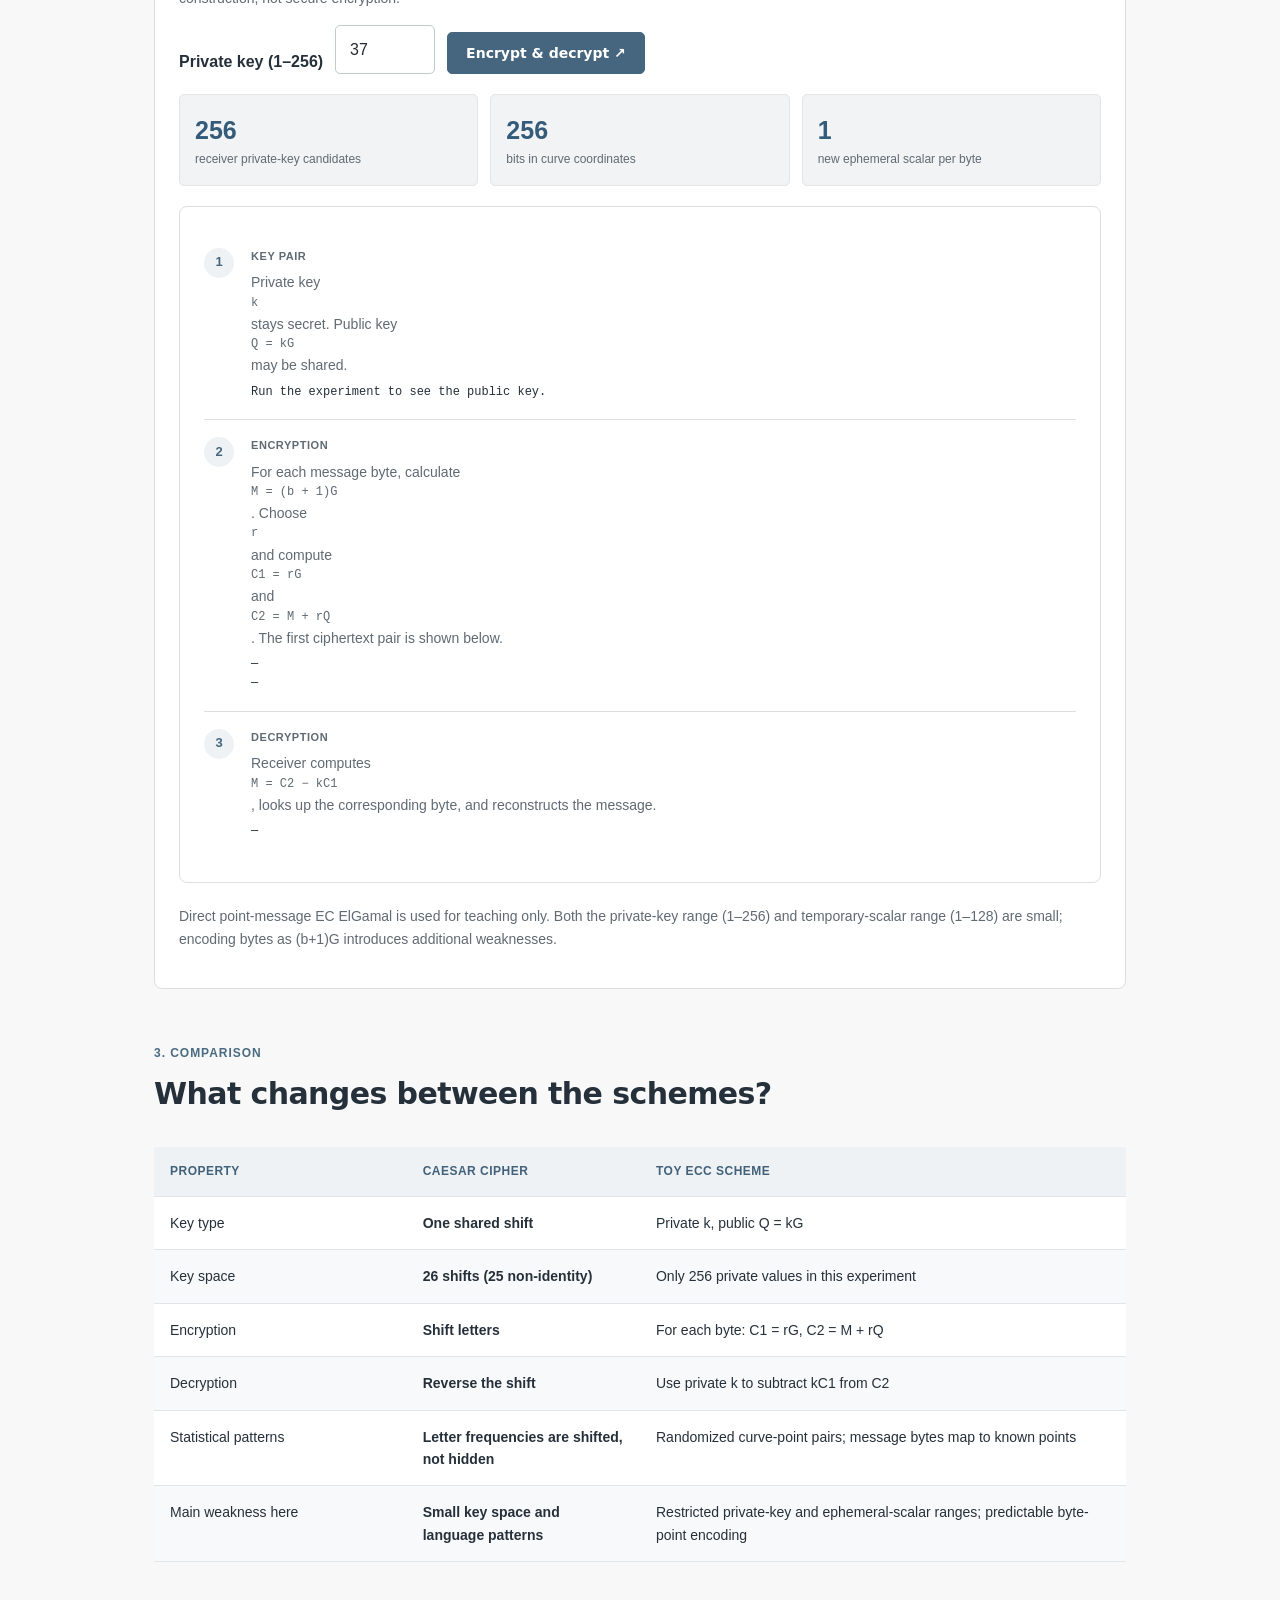
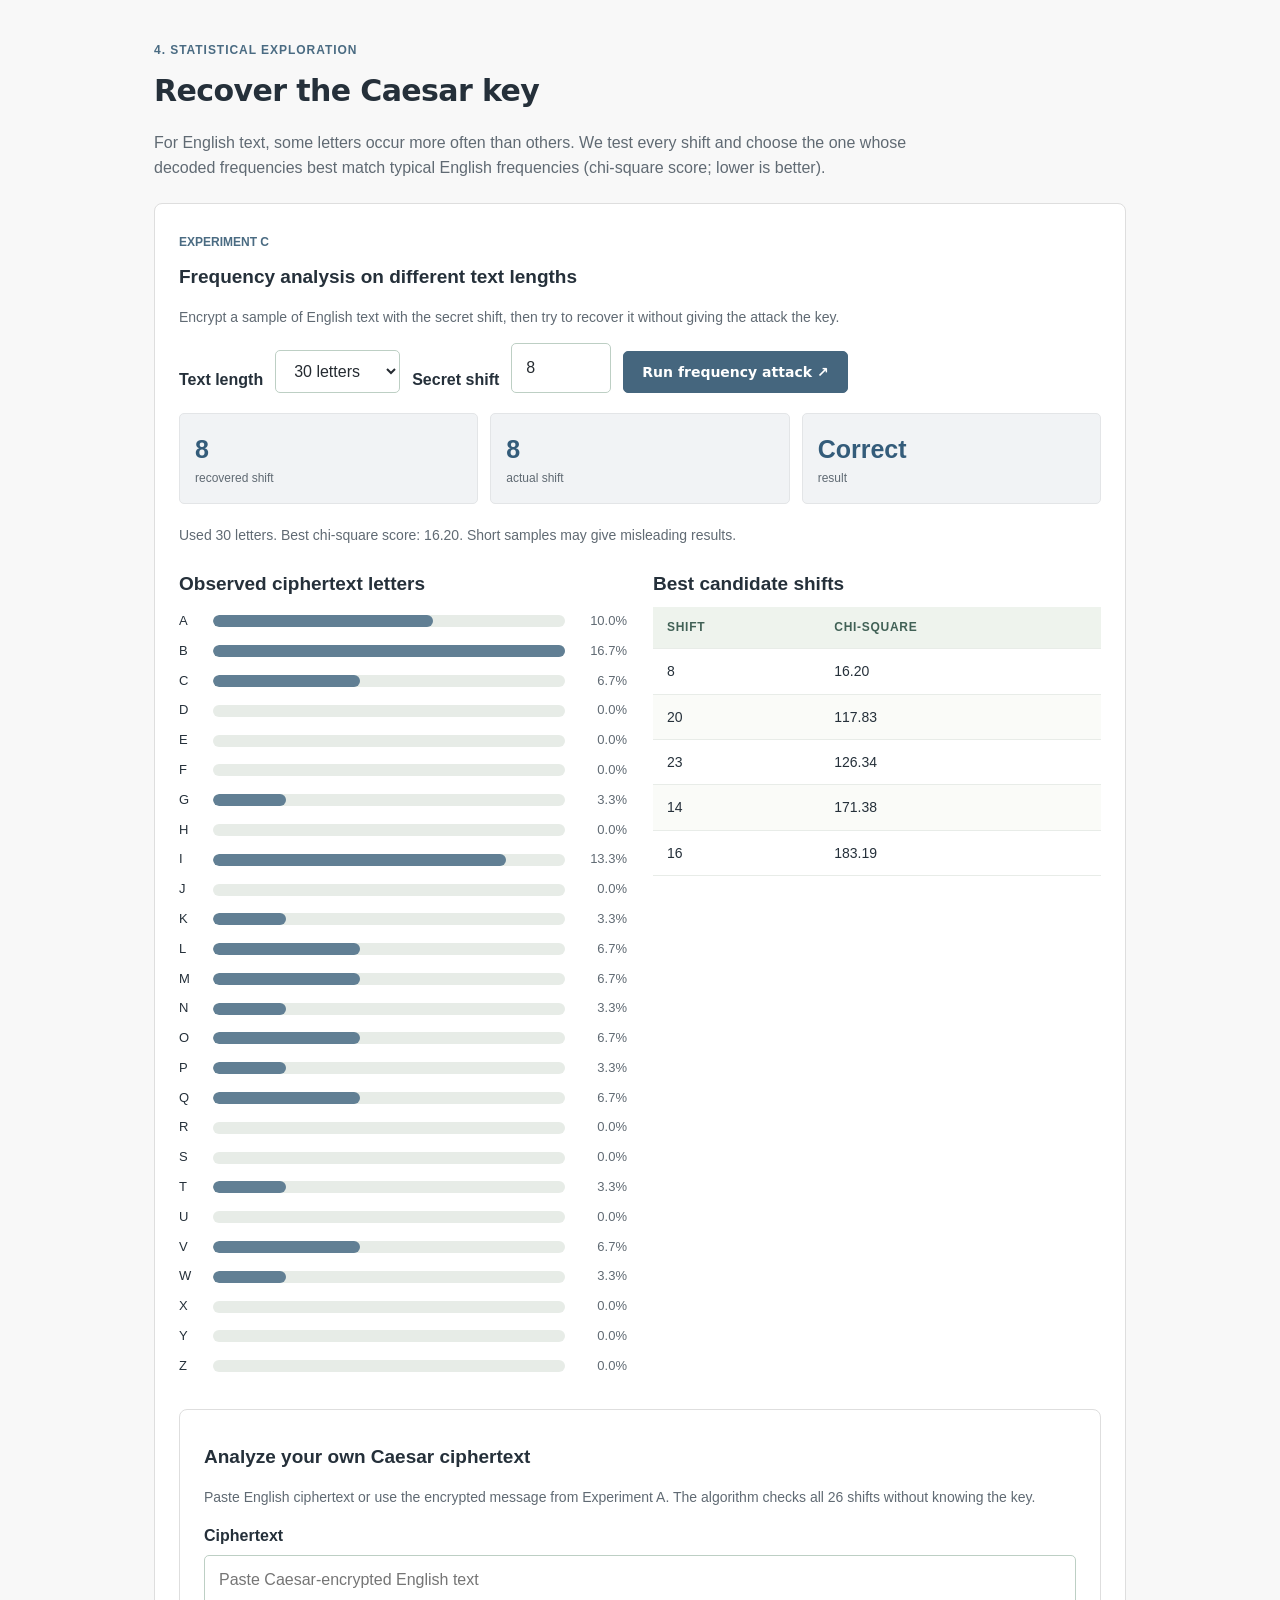
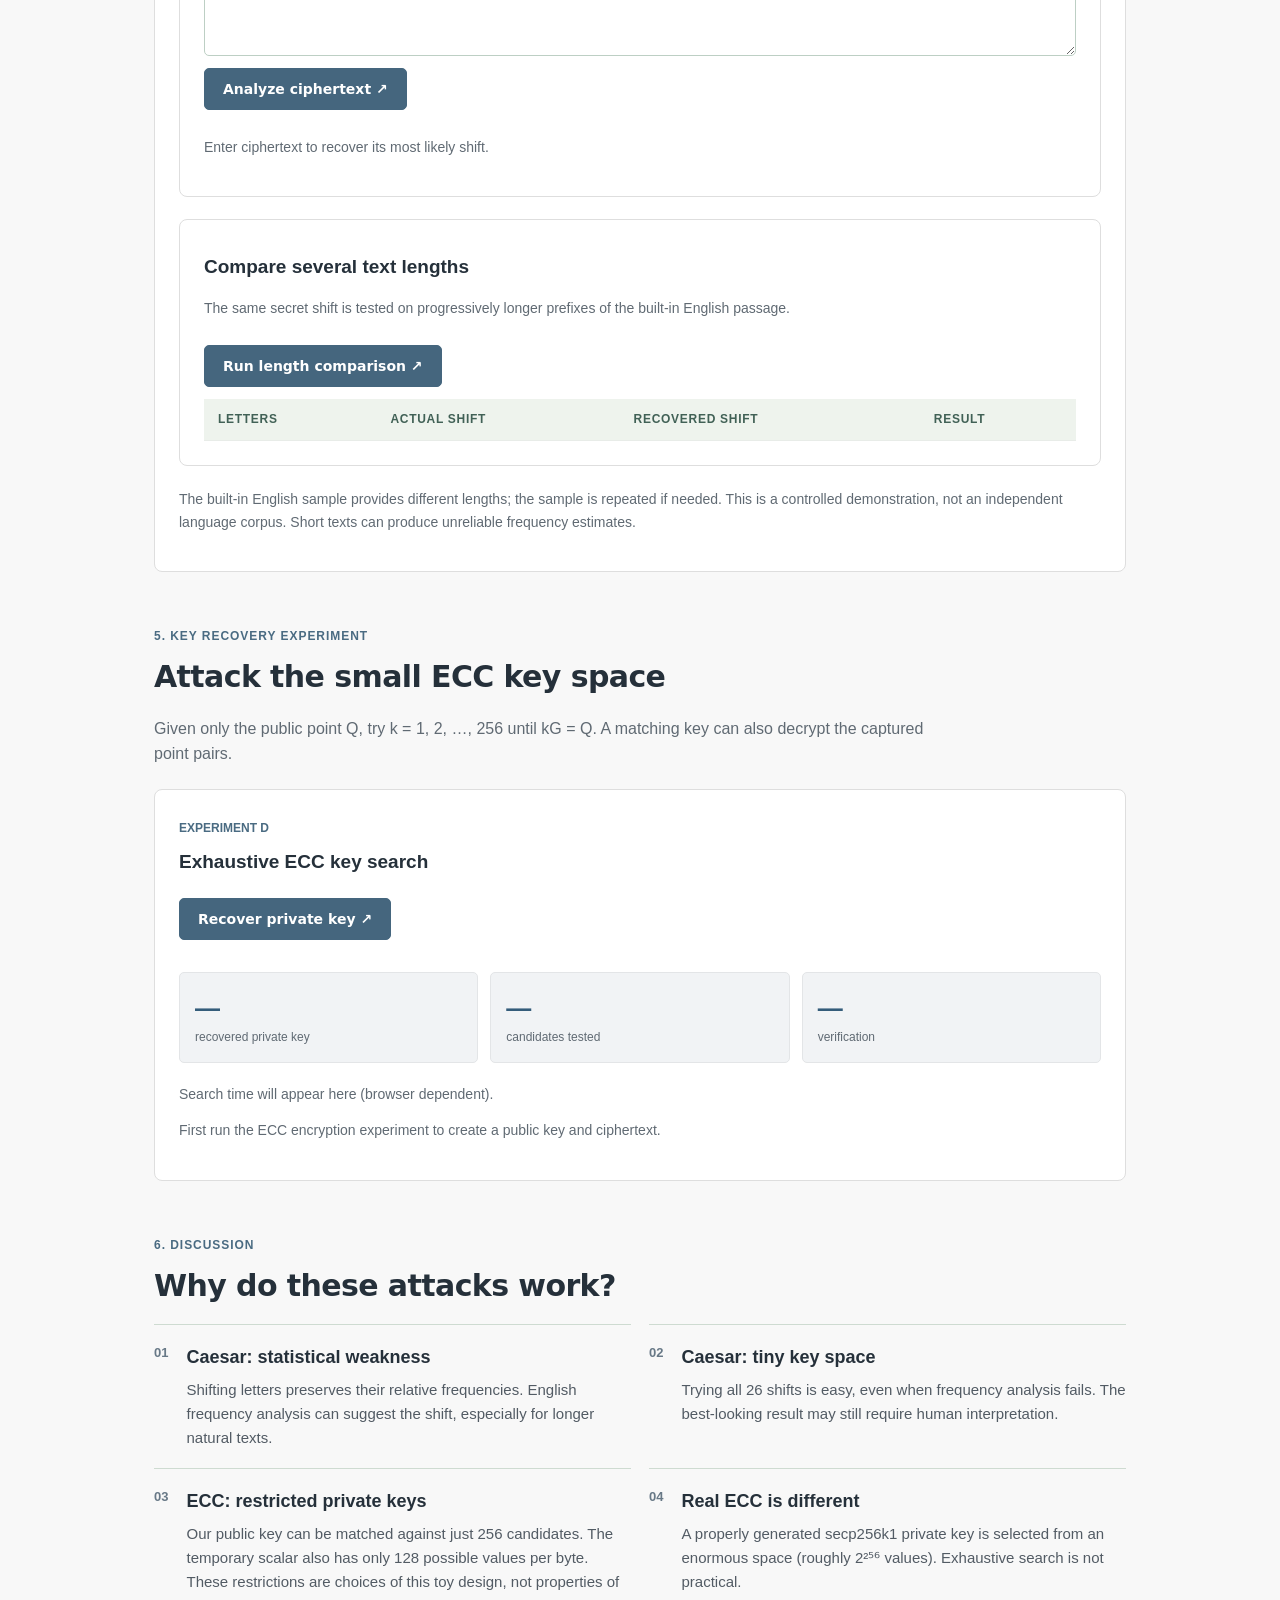
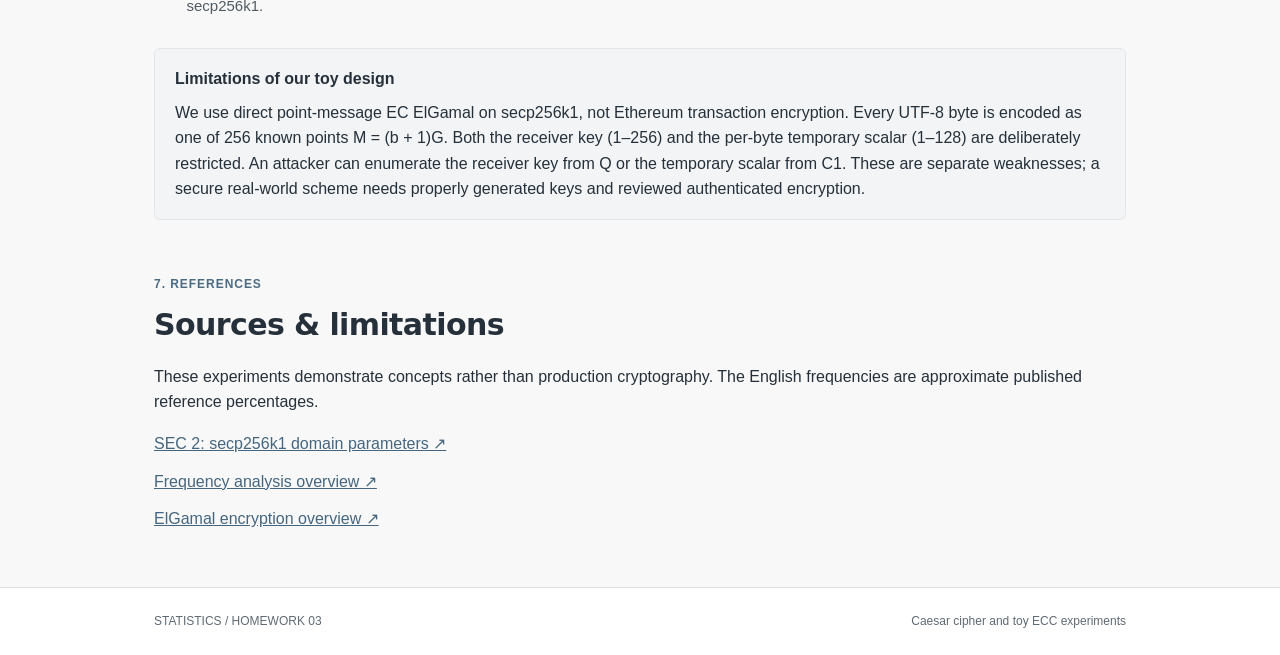
<file: Homework3/index.html>
<!DOCTYPE html>
<html lang="en">
<head><meta charset="utf-8"><meta name="viewport" content="width=device-width, initial-scale=1"><title>Homework 3 | Caesar Cipher and Toy ECC</title><link rel="stylesheet" href="style.css"></head>
<body>
<header class="topbar"><div class="wrap top-inner"><div class="brand">Statistics <span class="brand-muted">— Homework 3</span></div><nav><a href="../index.html">Home</a><a href="#experiment">Experiment</a><a href="#statistics">Statistics</a><a href="#discussion">Discussion</a></nav></div></header>
<main><section class="hero wrap"><h1>Caesar Cipher and Toy ECC</h1><p class="lead">A simple comparison of encryption, decryption, key recovery and statistical attacks.</p></section>
<div class="wrap">
<section class="intro card"><div><div class="section-number">1. INTRODUCTION</div><h2>Two ways to hide a message</h2><p>The Caesar cipher shifts letters using one secret number. Our toy elliptic-curve scheme uses a public key and curve-point arithmetic to encrypt the same message.</p><p class="subtle">This homework extends the elliptic-curve concepts introduced in previous assignments by implementing a toy EC ElGamal encryption scheme on secp256k1 and comparing it with the Caesar cipher.</p></div><div class="formula-card"><span>PLAINTEXT</span><strong>HELLO</strong><b>↓ Encrypt ↓</b><span>CIPHERTEXT</span><strong style="font-size:23px">Hidden message</strong></div></section>
<section class="section" id="experiment"><div class="section-number">2. ENCRYPTION EXPERIMENT</div><h2>Encrypt and decrypt the same message</h2><p class="section-intro">Change the message, then try each scheme. All calculations run locally in your browser.</p>
<div class="lab"><div class="lab-header"><span class="lab-index">SHARED INPUT</span><h3>Your message</h3></div><label for="message">Plaintext</label><input id="message" class="wide-input" type="text" maxlength="100" value="MEET ME AT THE LIBRARY"/><p class="lab-note">Use a short message for the ECC demonstration. Caesar preserves spaces and punctuation.</p></div>
<div class="lab"><div class="lab-header"><span class="lab-index">EXPERIMENT A</span><h3>Caesar cipher</h3><p>Each letter moves forward by the key value. Decryption moves it back.</p></div><div class="lab-controls"><label for="caesar-key">Encryption shift (0–25)</label><input id="caesar-key" type="number" min="0" max="25" value="7"><label for="caesar-decrypt-key">Decryption shift (0–25)</label><input id="caesar-decrypt-key" type="number" min="0" max="25" value="7"><button id="caesar-run" type="button">Encrypt &amp; decrypt ↗</button></div><div class="io"><div><small>CIPHERTEXT</small><code id="caesar-cipher">—</code></div><span class="io-arrow">→</span><div><small>DECRYPTED</small><code id="caesar-plain">—</code></div></div><p class="lab-note">Encryption: C = (P + k) mod 26. Decryption: P = (C − k) mod 26. To recover the original message, the decryption shift must match the encryption shift.</p></div>
<div class="lab"><div class="lab-header"><span class="lab-index">EXPERIMENT B</span><h3>Toy EC ElGamal encryption (secp256k1)</h3><p>We use the real secp256k1 curve, but deliberately limit the receiver private key to 1–256. Each UTF-8 byte b is mapped to a curve point M = (b + 1)G. We choose a new temporary scalar r from 1–128 for each byte, then encrypt with C1 = rG and C2 = M + rQ. This is a simplified teaching construction, not secure encryption.</p></div><div class="lab-controls"><label for="ecc-key">Private key (1–256)</label><input id="ecc-key" type="number" min="1" max="256" value="37"><button id="ecc-run" type="button">Encrypt &amp; decrypt ↗</button></div><div class="mini-metrics"><div><strong>256</strong><small>receiver private-key candidates</small></div><div><strong>256</strong><small>bits in curve coordinates</small></div><div><strong>1</strong><small>new ephemeral scalar per byte</small></div></div><div class="example-flow"><div class="example-row"><span class="round-num">1</span><div><small>KEY PAIR</small><p>Private key <code>k</code> stays secret. Public key <code>Q = kG</code> may be shared.</p><code id="ecc-public">Run the experiment to see the public key.</code></div></div><div class="example-row"><span class="round-num">2</span><div><small>ENCRYPTION</small><p>For each message byte, calculate <code>M = (b + 1)G</code>. Choose <code>r</code> and compute <code>C1 = rG</code> and <code>C2 = M + rQ</code>. The first ciphertext pair is shown below.</p><code id="ecc-r">—</code><code id="ecc-cipher">—</code></div></div><div class="example-row last"><span class="round-num">3</span><div><small>DECRYPTION</small><p>Receiver computes <code>M = C2 − kC1</code>, looks up the corresponding byte, and reconstructs the message.</p><code id="ecc-plain">—</code></div></div></div><p class="lab-note" id="ecc-status">Direct point-message EC ElGamal is used for teaching only. Both the private-key range (1–256) and temporary-scalar range (1–128) are small; encoding bytes as (b+1)G introduces additional weaknesses.</p></div></section>
<section class="section" id="comparison"><div class="section-number">3. COMPARISON</div><h2>What changes between the schemes?</h2><div class="table-scroll"><table class="primitives-table"><thead><tr><th>Property</th><th>Caesar cipher</th><th>Toy ECC scheme</th></tr></thead><tbody><tr><td>Key type</td><td>One shared shift</td><td>Private k, public Q = kG</td></tr><tr><td>Key space</td><td>26 shifts (25 non-identity)</td><td>Only 256 private values in this experiment</td></tr><tr><td>Encryption</td><td>Shift letters</td><td>For each byte: C1 = rG, C2 = M + rQ</td></tr><tr><td>Decryption</td><td>Reverse the shift</td><td>Use private k to subtract kC1 from C2</td></tr><tr><td>Statistical patterns</td><td>Letter frequencies are shifted, not hidden</td><td>Randomized curve-point pairs; message bytes map to known points</td></tr><tr><td>Main weakness here</td><td>Small key space and language patterns</td><td>Restricted private-key and ephemeral-scalar ranges; predictable byte-point encoding</td></tr></tbody></table></div></section>
<section class="section" id="statistics"><div class="section-number">4. STATISTICAL EXPLORATION</div><h2>Recover the Caesar key</h2><p class="section-intro">For English text, some letters occur more often than others. We test every shift and choose the one whose decoded frequencies best match typical English frequencies (chi-square score; lower is better).</p>
<div class="lab"><div class="lab-header"><span class="lab-index">EXPERIMENT C</span><h3>Frequency analysis on different text lengths</h3><p>Encrypt a sample of English text with the secret shift, then try to recover it without giving the attack the key.</p></div><div class="lab-controls"><label for="text-length">Text length</label><select id="text-length"><option value="30">30 letters</option><option value="100">100 letters</option><option value="300">300 letters</option><option value="900">900 letters</option></select><label for="attack-shift">Secret shift</label><input id="attack-shift" type="number" min="0" max="25" value="8"><button id="caesar-attack" type="button">Run frequency attack ↗</button></div><div class="mini-metrics"><div><strong id="attack-guess">—</strong><small>recovered shift</small></div><div><strong id="attack-actual">—</strong><small>actual shift</small></div><div><strong id="attack-match">—</strong><small>result</small></div></div><p class="lab-note" id="attack-summary">Run the experiment to compare different lengths.</p><div class="split"><div><h3>Observed ciphertext letters</h3><div class="bar-chart" id="letter-bars"></div></div><div><h3>Best candidate shifts</h3><div class="table-scroll"><table><thead><tr><th>Shift</th><th>Chi-square</th></tr></thead><tbody id="score-table"></tbody></table></div></div></div><div class="lab" style="margin-top:20px"><h3>Analyze your own Caesar ciphertext</h3><p class="lab-note">Paste English ciphertext or use the encrypted message from Experiment A. The algorithm checks all 26 shifts without knowing the key.</p><label for="custom-cipher">Ciphertext</label><textarea id="custom-cipher" class="wide-input" rows="3" placeholder="Paste Caesar-encrypted English text"></textarea><button id="custom-attack" type="button">Analyze ciphertext ↗</button><p class="lab-note" id="custom-result">Enter ciphertext to recover its most likely shift.</p></div><div class="lab" style="margin-top:20px"><h3>Compare several text lengths</h3><p class="lab-note">The same secret shift is tested on progressively longer prefixes of the built-in English passage.</p><button id="length-attack" type="button">Run length comparison ↗</button><div class="table-scroll"><table><thead><tr><th>Letters</th><th>Actual shift</th><th>Recovered shift</th><th>Result</th></tr></thead><tbody id="length-table"></tbody></table></div></div><p class="lab-note">The built-in English sample provides different lengths; the sample is repeated if needed. This is a controlled demonstration, not an independent language corpus. Short texts can produce unreliable frequency estimates.</p></div>
<section class="section" id="ecc-attack-section"><div class="section-number">5. KEY RECOVERY EXPERIMENT</div><h2>Attack the small ECC key space</h2><p class="section-intro">Given only the public point Q, try k = 1, 2, …, 256 until kG = Q. A matching key can also decrypt the captured point pairs.</p><div class="lab"><div class="lab-header"><span class="lab-index">EXPERIMENT D</span><h3>Exhaustive ECC key search</h3></div><button id="ecc-attack" type="button">Recover private key ↗</button><div class="mini-metrics"><div><strong id="ecc-found">—</strong><small>recovered private key</small></div><div><strong id="ecc-attempts">—</strong><small>candidates tested</small></div><div><strong id="ecc-attack-status">—</strong><small>verification</small></div></div><p class="lab-note" id="ecc-attack-time">Search time will appear here (browser dependent).</p><p class="lab-note" id="ecc-attack-note">First run the ECC encryption experiment to create a public key and ciphertext.</p></div></section>
<section class="section" id="discussion"><div class="section-number">6. DISCUSSION</div><h2>Why do these attacks work?</h2><div class="discussion-grid"><div class="discussion-item"><span>01</span><div><h3>Caesar: statistical weakness</h3><p>Shifting letters preserves their relative frequencies. English frequency analysis can suggest the shift, especially for longer natural texts.</p></div></div><div class="discussion-item"><span>02</span><div><h3>Caesar: tiny key space</h3><p>Trying all 26 shifts is easy, even when frequency analysis fails. The best-looking result may still require human interpretation.</p></div></div><div class="discussion-item"><span>03</span><div><h3>ECC: restricted private keys</h3><p>Our public key can be matched against just 256 candidates. The temporary scalar also has only 128 possible values per byte. These restrictions are choices of this toy design, not properties of secp256k1.</p></div></div><div class="discussion-item"><span>04</span><div><h3>Real ECC is different</h3><p>A properly generated secp256k1 private key is selected from an enormous space (roughly 2²⁵⁶ values). Exhaustive search is not practical.</p></div></div></div><div class="contrast"><strong>Limitations of our toy design</strong><p>We use direct point-message EC ElGamal on secp256k1, not Ethereum transaction encryption. Every UTF-8 byte is encoded as one of 256 known points M = (b + 1)G. Both the receiver key (1–256) and the per-byte temporary scalar (1–128) are deliberately restricted. An attacker can enumerate the receiver key from Q or the temporary scalar from C1. These are separate weaknesses; a secure real-world scheme needs properly generated keys and reviewed authenticated encryption.</p></div></section>
<section class="section" id="references"><div class="section-number">7. REFERENCES</div><h2>Sources &amp; limitations</h2><p>These experiments demonstrate concepts rather than production cryptography. The English frequencies are approximate published reference percentages.</p><div class="links"><a href="https://www.secg.org/sec2-v2.pdf" target="_blank" rel="noopener">SEC 2: secp256k1 domain parameters ↗</a><a href="https://en.wikipedia.org/wiki/Frequency_analysis" target="_blank" rel="noopener">Frequency analysis overview ↗</a><a href="https://en.wikipedia.org/wiki/ElGamal_encryption" target="_blank" rel="noopener">ElGamal encryption overview ↗</a></div></section>
</div></main><footer><div class="wrap footer-inner"><span>STATISTICS / HOMEWORK 03</span><span>Caesar cipher and toy ECC experiments</span></div></footer>
<script src="script.js" defer></script>
</body></html>
</file>
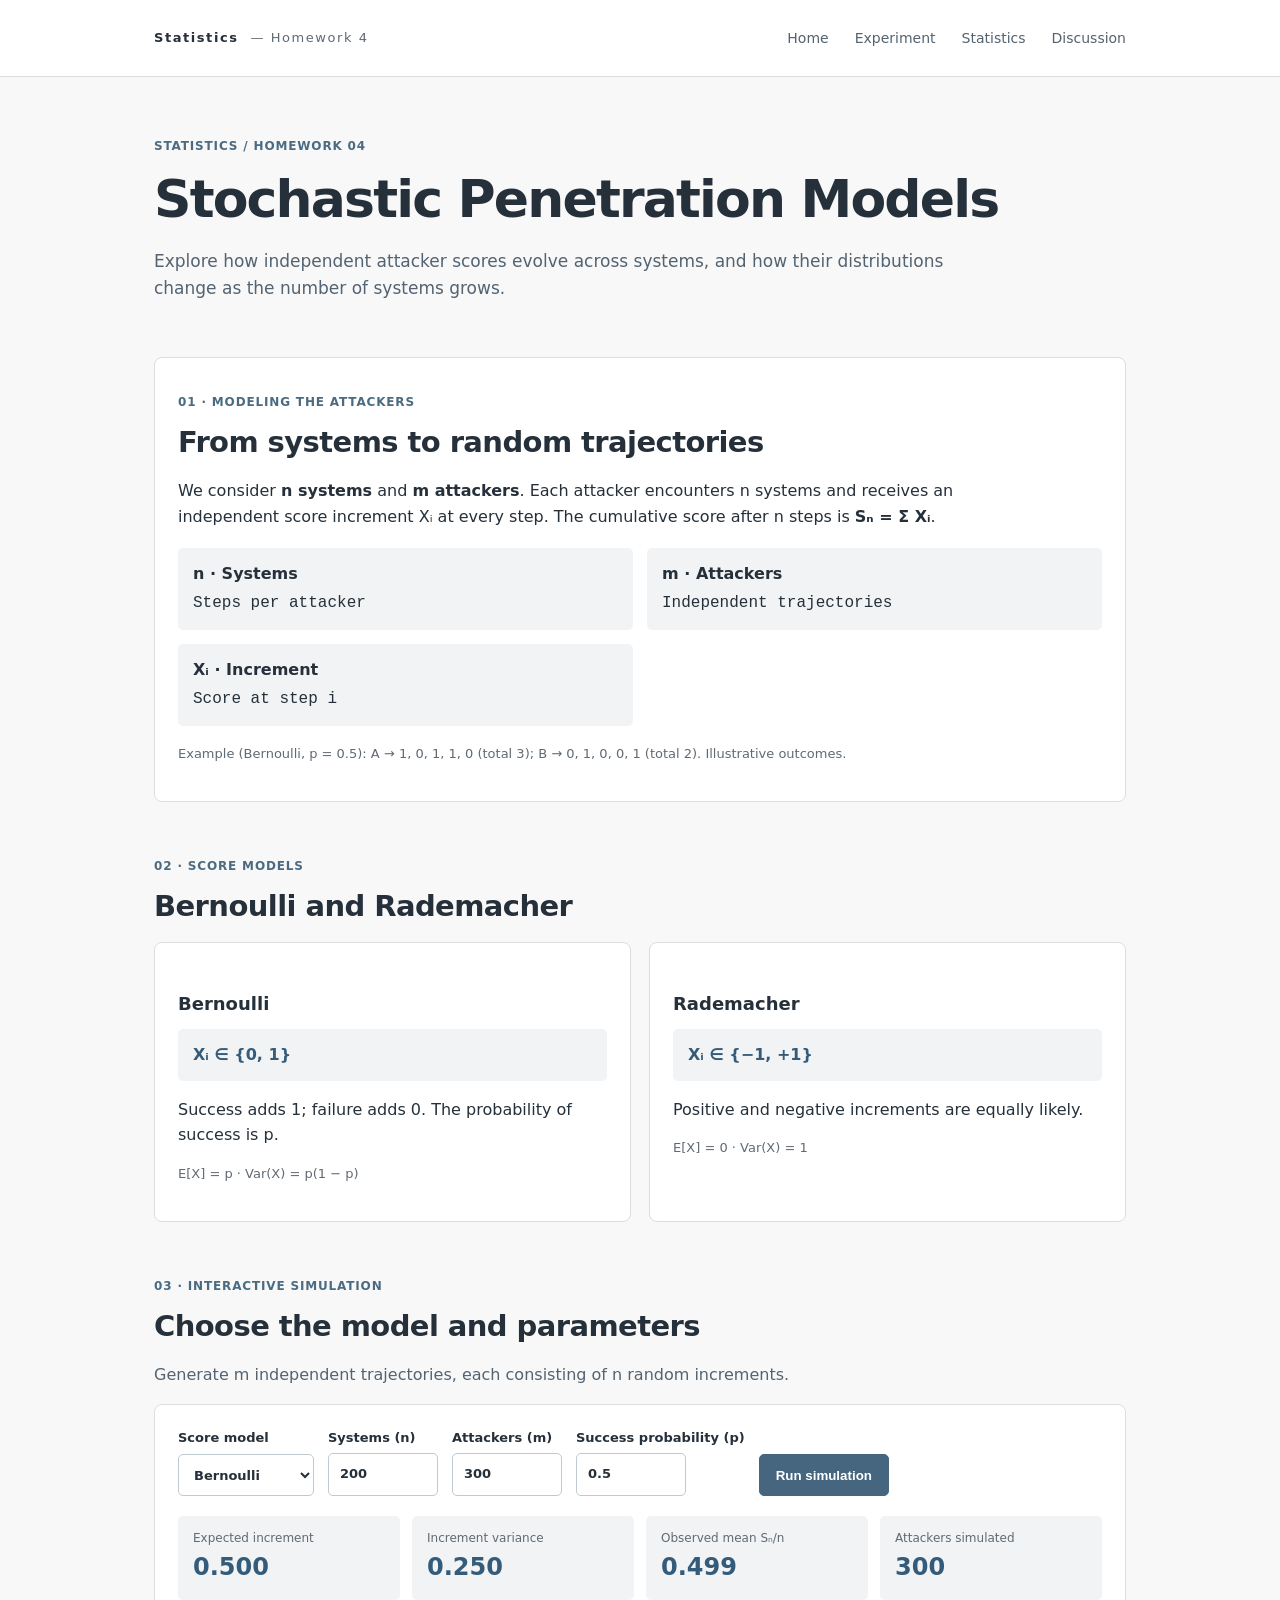
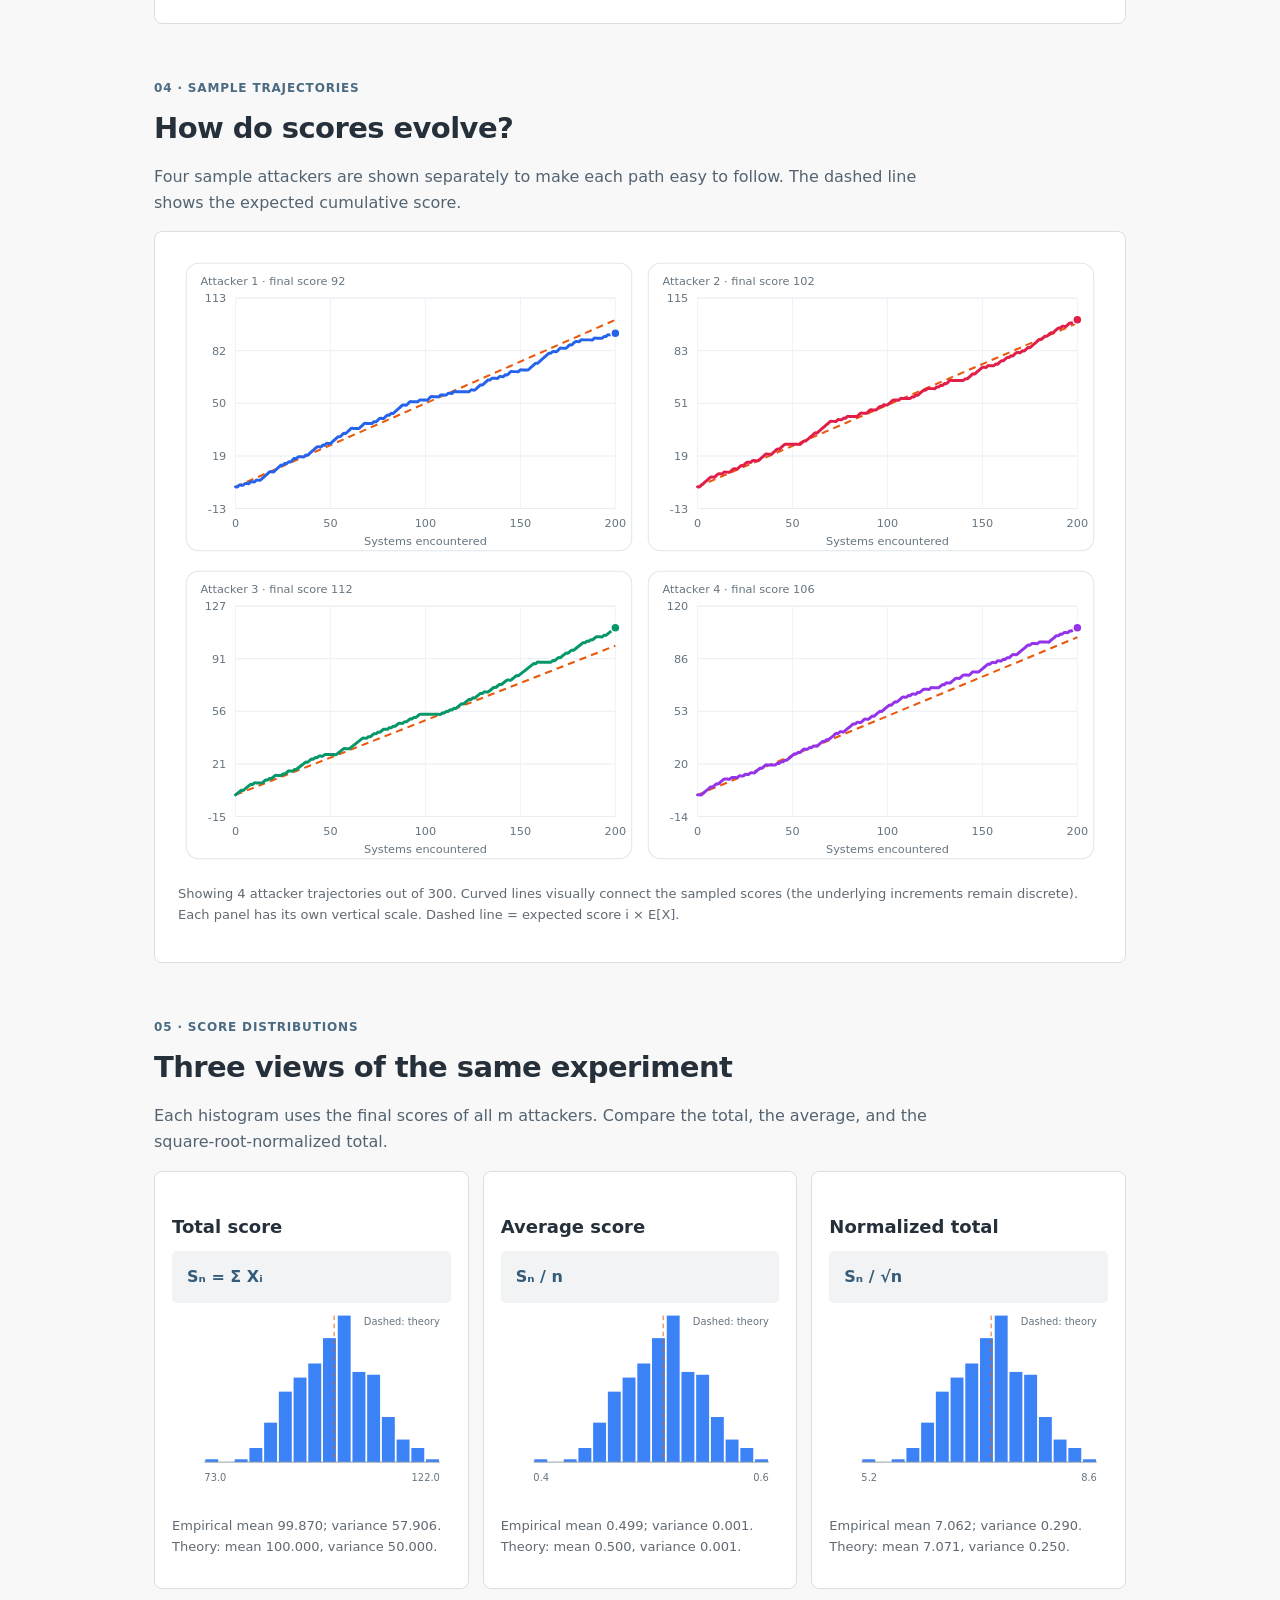
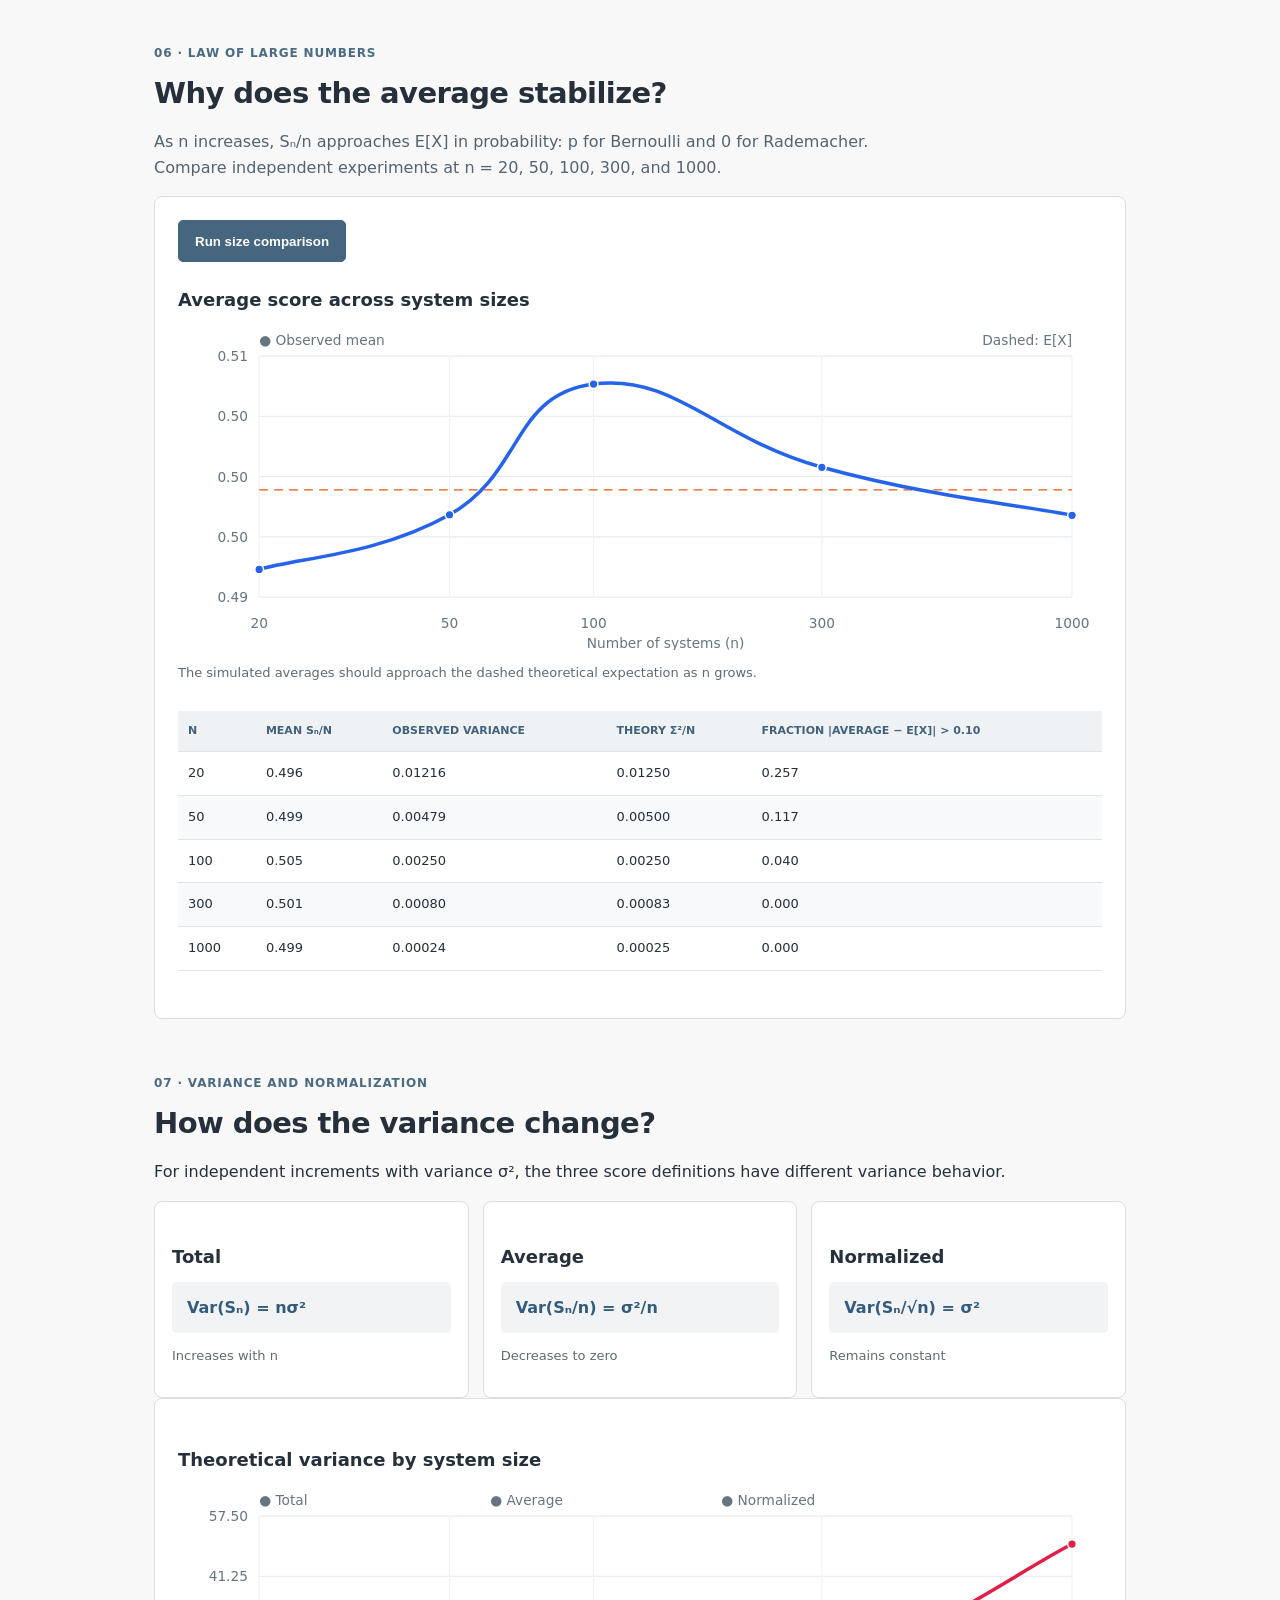
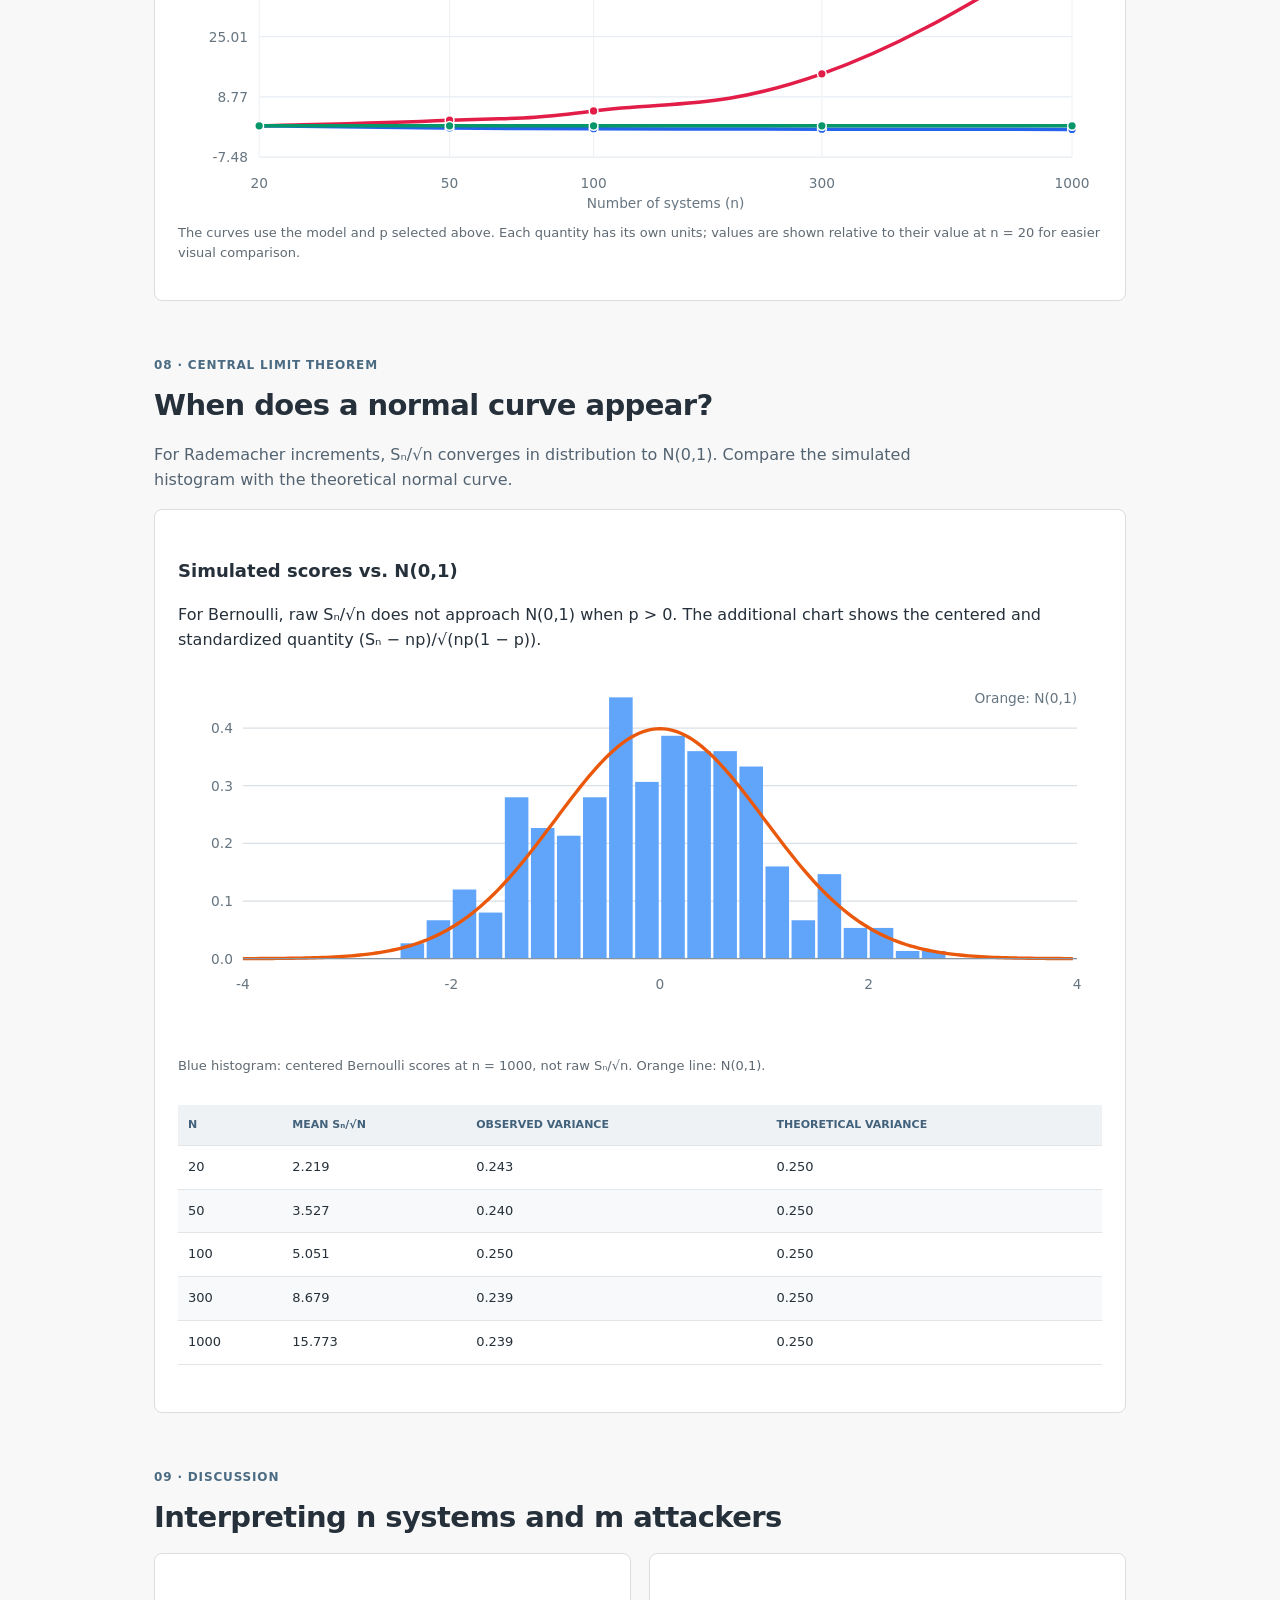
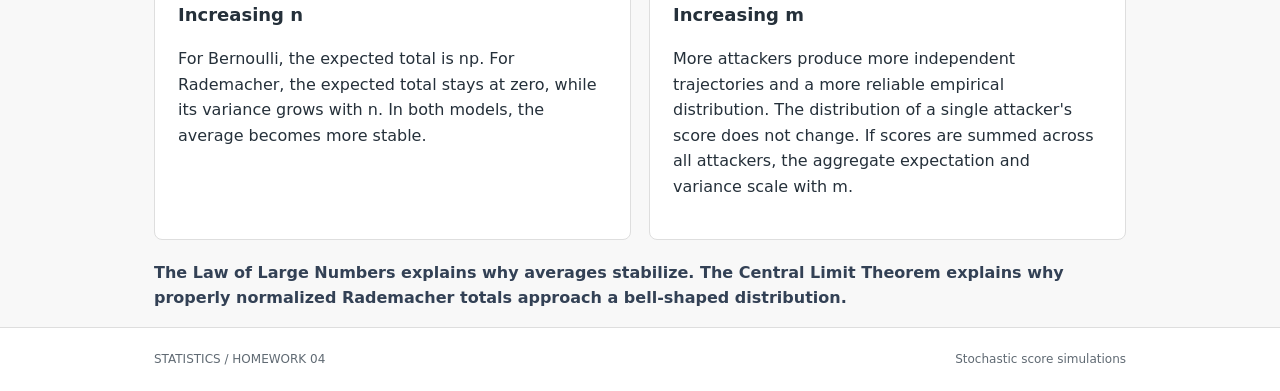
<file: Homework4/index.html>
<!doctype html><html lang="en"><head><meta charset="utf-8"><meta name="viewport" content="width=device-width,initial-scale=1"><title>Homework 4 | Stochastic Penetration Models</title><link rel="stylesheet" href="style.css"></head><body>
<header class="topbar"><div class="wrap top-inner"><div class="brand">Statistics <span class="brand-muted">— Homework 4</span></div><nav><a href="../index.html">Home</a><a href="#experiment">Experiment</a><a href="#statistics">Statistics</a><a href="#discussion">Discussion</a></nav></div></header>
<main class="wrap"><section class="hero"><p class="eyebrow">STATISTICS / HOMEWORK 04</p><h1>Stochastic Penetration Models</h1><p class="lead">Explore how independent attacker scores evolve across systems, and how their distributions change as the number of systems grows.</p></section>
<section class="card intro" id="models"><p class="section-number">01 · MODELING THE ATTACKERS</p><h2>From systems to random trajectories</h2><p>We consider <strong>n systems</strong> and <strong>m attackers</strong>. Each attacker encounters n systems and receives an independent score increment Xᵢ at every step. The cumulative score after n steps is <strong>Sₙ = Σ Xᵢ</strong>.</p><div class="formula-row"><div><strong>n · Systems</strong><code>Steps per attacker</code></div><div><strong>m · Attackers</strong><code>Independent trajectories</code></div><div><strong>Xᵢ · Increment</strong><code>Score at step i</code></div></div><p class="hint">Example (Bernoulli, p = 0.5): A → 1, 0, 1, 1, 0 (total 3); B → 0, 1, 0, 0, 1 (total 2). Illustrative outcomes.</p></section>
<section class="section"><p class="section-number">02 · SCORE MODELS</p><h2>Bernoulli and Rademacher</h2><div class="grid2"><article class="card panel"><h3>Bernoulli</h3><div class="formula">Xᵢ ∈ {0, 1}</div><p>Success adds 1; failure adds 0. The probability of success is p.</p><p class="hint">E[X] = p · Var(X) = p(1 − p)</p></article><article class="card panel"><h3>Rademacher</h3><div class="formula">Xᵢ ∈ {−1, +1}</div><p>Positive and negative increments are equally likely.</p><p class="hint">E[X] = 0 · Var(X) = 1</p></article></div></section>
<section id="experiment" class="section"><p class="section-number">03 · INTERACTIVE SIMULATION</p><h2>Choose the model and parameters</h2><p class="section-intro">Generate m independent trajectories, each consisting of n random increments.</p><div class="card panel"><div class="controls"><label>Score model<select id="model"><option value="bernoulli">Bernoulli</option><option value="rademacher">Rademacher</option></select></label><label>Systems (n)<input id="n" type="number" min="10" max="2000" step="1" value="200"></label><label>Attackers (m)<input id="m" type="number" min="10" max="1500" step="1" value="300"></label><label id="p-label">Success probability (p)<input id="p" type="number" min="0" max="1" step="0.05" value="0.5"></label><button id="run">Run simulation</button></div><p class="hint" id="validation" role="status"></p><div class="metrics"><div><small>Expected increment</small><strong id="mu">—</strong></div><div><small>Increment variance</small><strong id="variance">—</strong></div><div><small>Observed mean Sₙ/n</small><strong id="sample-mean">—</strong></div><div><small>Attackers simulated</small><strong id="count">—</strong></div></div></div></section>
<section class="section"><p class="section-number">04 · SAMPLE TRAJECTORIES</p><h2>How do scores evolve?</h2><p class="section-intro">Four sample attackers are shown separately to make each path easy to follow. The dashed line shows the expected cumulative score.</p><div class="card panel"><div class="chart trajectory-chart" id="trajectory" aria-label="Four attacker score trajectories"></div><div class="chart-legend"><span><i class="legend-line" style="background:#2563eb"></i>Simulated score</span><span><i class="legend-line dashed" style="background:#ea580c"></i>Expected score</span></div><p class="hint" id="trajectory-caption"></p></div></section>
<section class="section" id="statistics"><p class="section-number">05 · SCORE DISTRIBUTIONS</p><h2>Three views of the same experiment</h2><p class="section-intro">Each histogram uses the final scores of all m attackers. Compare the total, the average, and the square-root-normalized total.</p><div class="grid3"><div class="card panel"><h3>Total score</h3><div class="formula">Sₙ = Σ Xᵢ</div><div class="chart small" id="hist-total"></div><p class="hint" id="stat-total"></p></div><div class="card panel"><h3>Average score</h3><div class="formula">Sₙ / n</div><div class="chart small" id="hist-average"></div><p class="hint" id="stat-average"></p></div><div class="card panel"><h3>Normalized total</h3><div class="formula">Sₙ / √n</div><div class="chart small" id="hist-normalized"></div><p class="hint" id="stat-normalized"></p></div></div></section>
<section class="section" id="lln"><p class="section-number">06 · LAW OF LARGE NUMBERS</p><h2>Why does the average stabilize?</h2><p class="section-intro">As n increases, Sₙ/n approaches E[X] in probability: p for Bernoulli and 0 for Rademacher. Compare independent experiments at n = 20, 50, 100, 300, and 1000.</p><div class="card panel"><button id="compare">Run size comparison</button><h3>Average score across system sizes</h3><div id="lln-chart" class="chart" aria-label="Average score and theoretical mean by system size"></div><p class="hint">The simulated averages should approach the dashed theoretical expectation as n grows.</p><div class="table-scroll"><table><thead><tr><th>n</th><th>Mean Sₙ/n</th><th>Observed variance</th><th>Theory σ²/n</th><th>Fraction |average − E[X]| &gt; 0.10</th></tr></thead><tbody id="lln-table"></tbody></table></div></div></section>
<section class="section" id="variance-section"><p class="section-number">07 · VARIANCE AND NORMALIZATION</p><h2>How does the variance change?</h2><p>For independent increments with variance σ², the three score definitions have different variance behavior.</p><div class="grid3"><article class="card panel"><h3>Total</h3><div class="formula">Var(Sₙ) = nσ²</div><p class="hint">Increases with n</p></article><article class="card panel"><h3>Average</h3><div class="formula">Var(Sₙ/n) = σ²/n</div><p class="hint">Decreases to zero</p></article><article class="card panel"><h3>Normalized</h3><div class="formula">Var(Sₙ/√n) = σ²</div><p class="hint">Remains constant</p></article></div><div class="card panel"><h3>Theoretical variance by system size</h3><div class="chart" id="variance-chart" aria-label="Three theoretical variance trends"></div><p class="hint">The curves use the model and p selected above. Each quantity has its own units; values are shown relative to their value at n = 20 for easier visual comparison.</p></div></section>
<section class="section" id="clt"><p class="section-number">08 · CENTRAL LIMIT THEOREM</p><h2>When does a normal curve appear?</h2><p class="section-intro">For Rademacher increments, Sₙ/√n converges in distribution to N(0,1). Compare the simulated histogram with the theoretical normal curve.</p><div class="card panel"><h3>Simulated scores vs. N(0,1)</h3><p id="clt-description"></p><div class="chart" id="clt-chart"></div><p class="hint" id="clt-caption"></p><div class="table-scroll"><table><thead><tr><th>n</th><th>Mean Sₙ/√n</th><th>Observed variance</th><th>Theoretical variance</th></tr></thead><tbody id="clt-table"></tbody></table></div></div></section>
<section class="section" id="discussion"><p class="section-number">09 · DISCUSSION</p><h2>Interpreting n systems and m attackers</h2><div class="grid2"><article class="card panel"><h3>Increasing n</h3><p>For Bernoulli, the expected total is np. For Rademacher, the expected total stays at zero, while its variance grows with n. In both models, the average becomes more stable.</p></article><article class="card panel"><h3>Increasing m</h3><p>More attackers produce more independent trajectories and a more reliable empirical distribution. The distribution of a single attacker's score does not change. If scores are summed across all attackers, the aggregate expectation and variance scale with m.</p></article></div><p class="closing">The Law of Large Numbers explains why averages stabilize. The Central Limit Theorem explains why properly normalized Rademacher totals approach a bell-shaped distribution.</p></section></main>
<footer><div class="wrap footer-inner">STATISTICS / HOMEWORK 04 <span>Stochastic score simulations</span></div></footer><script src="script.js"></script></body></html>
</file>
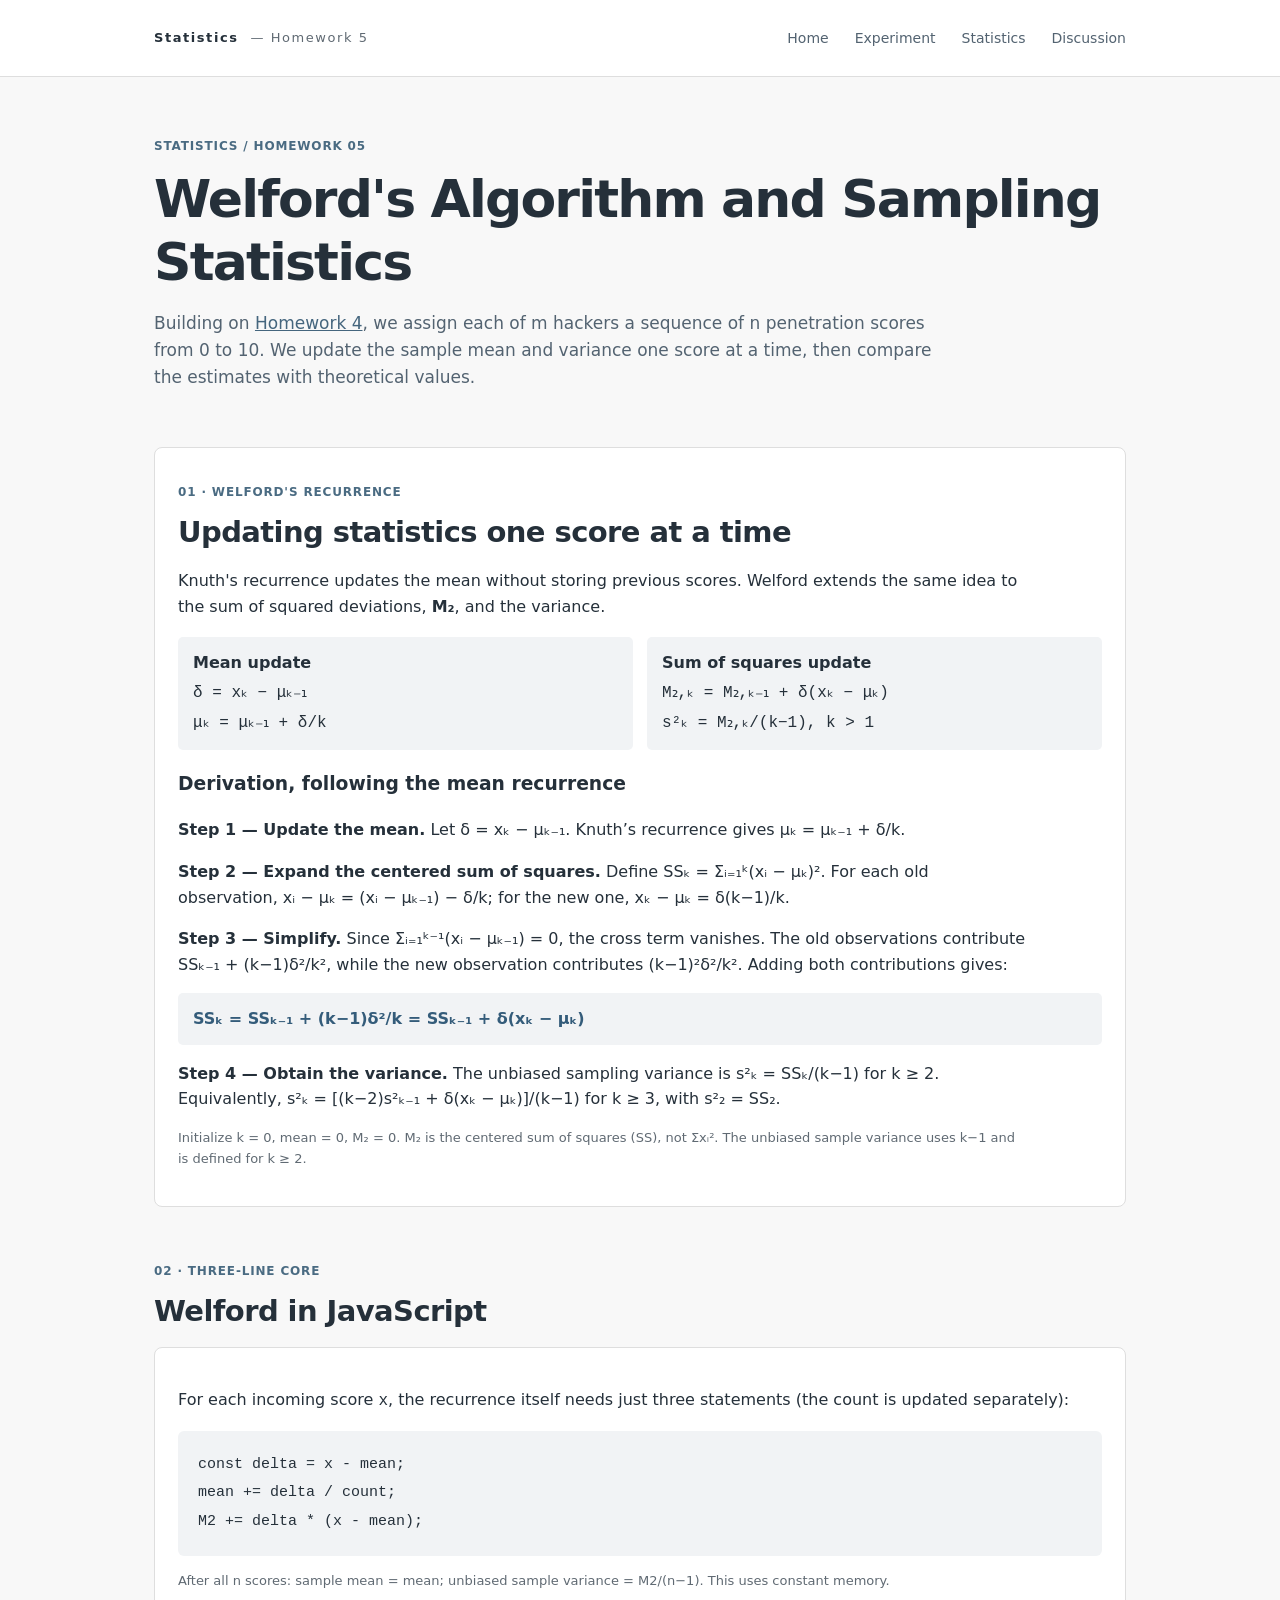
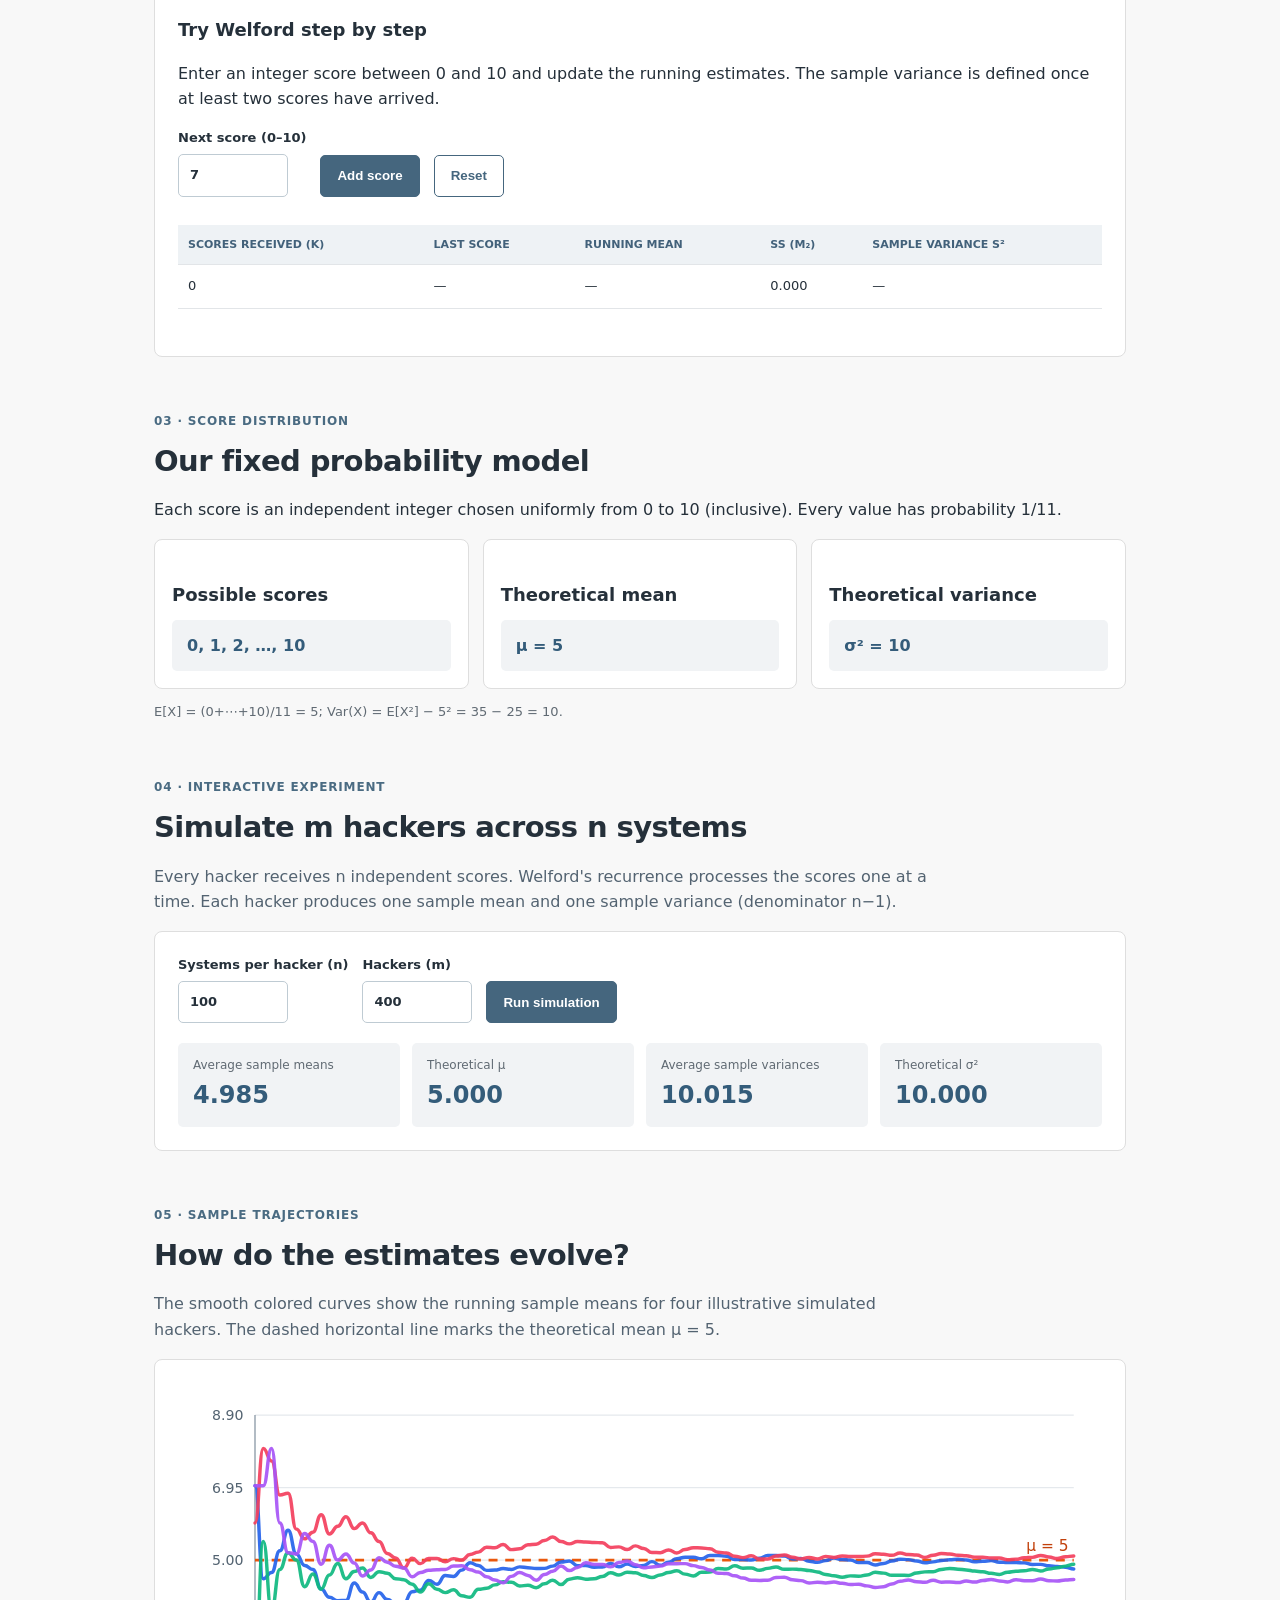
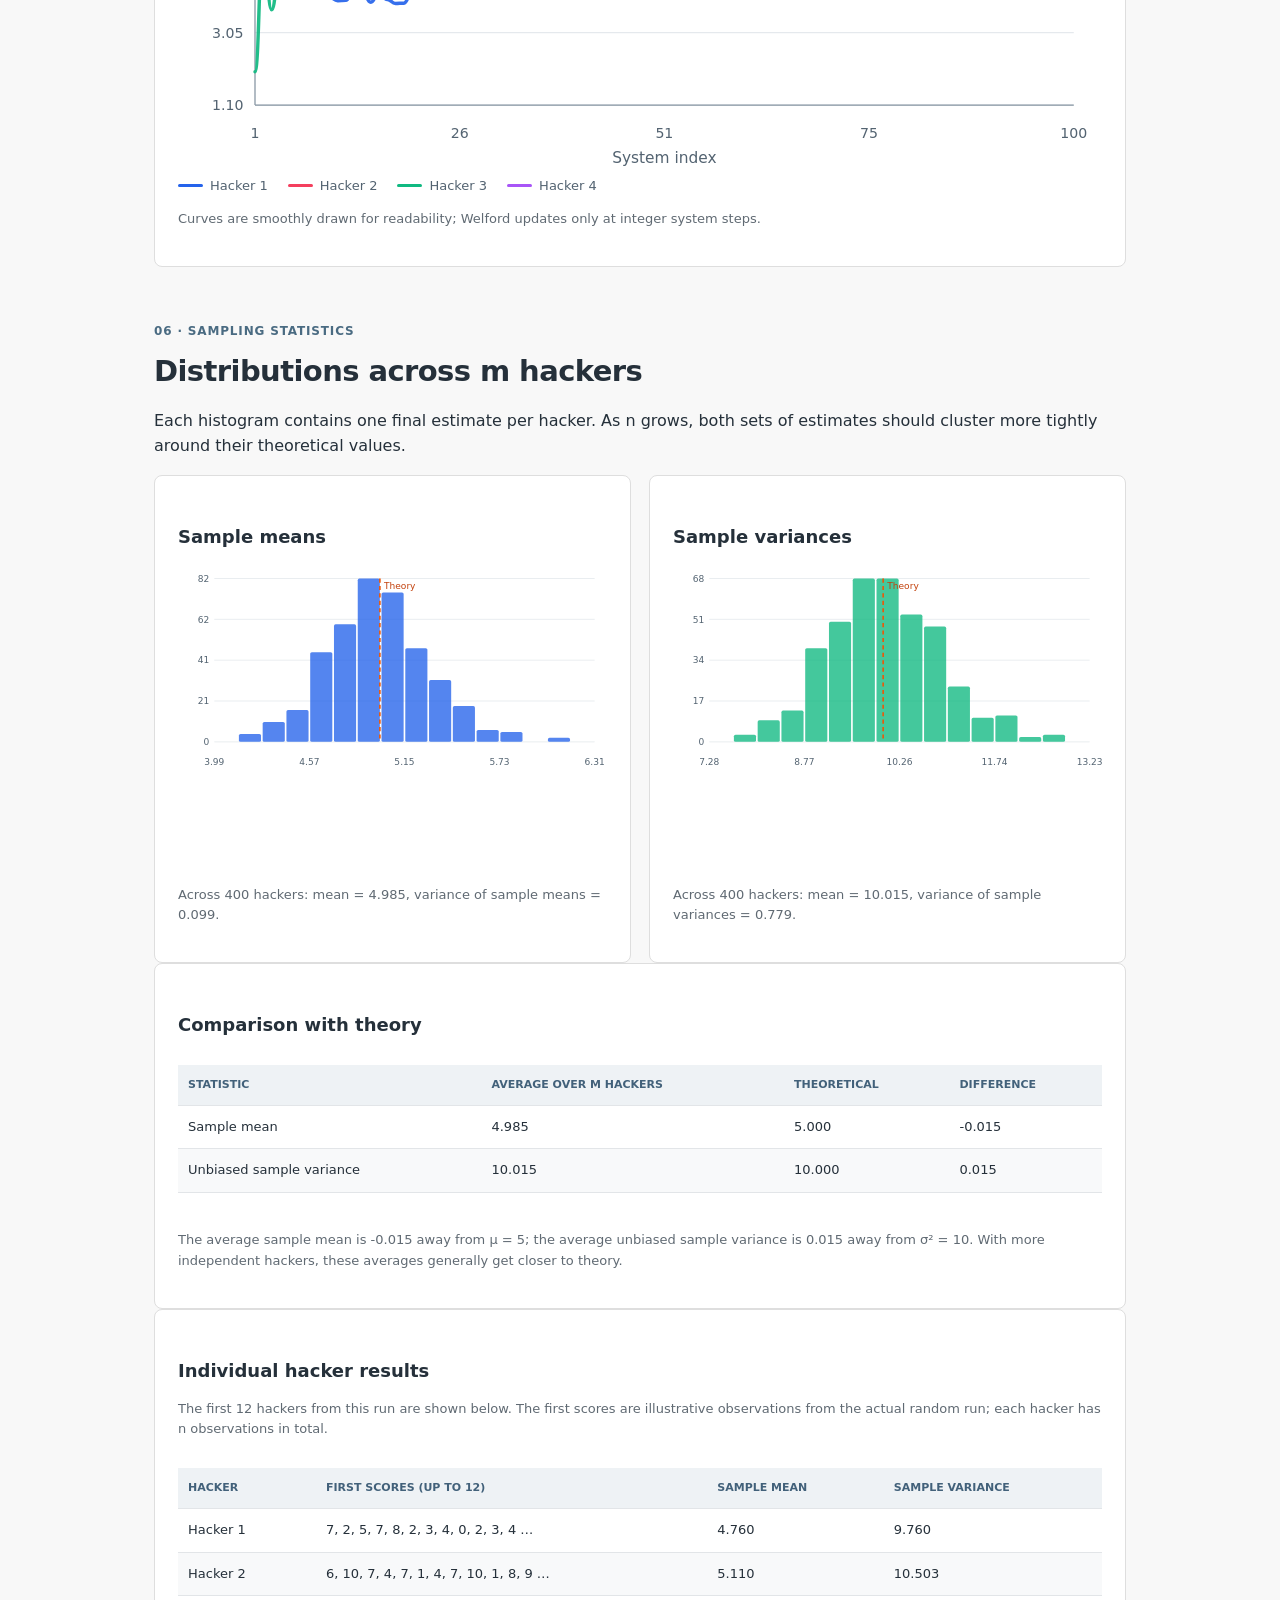
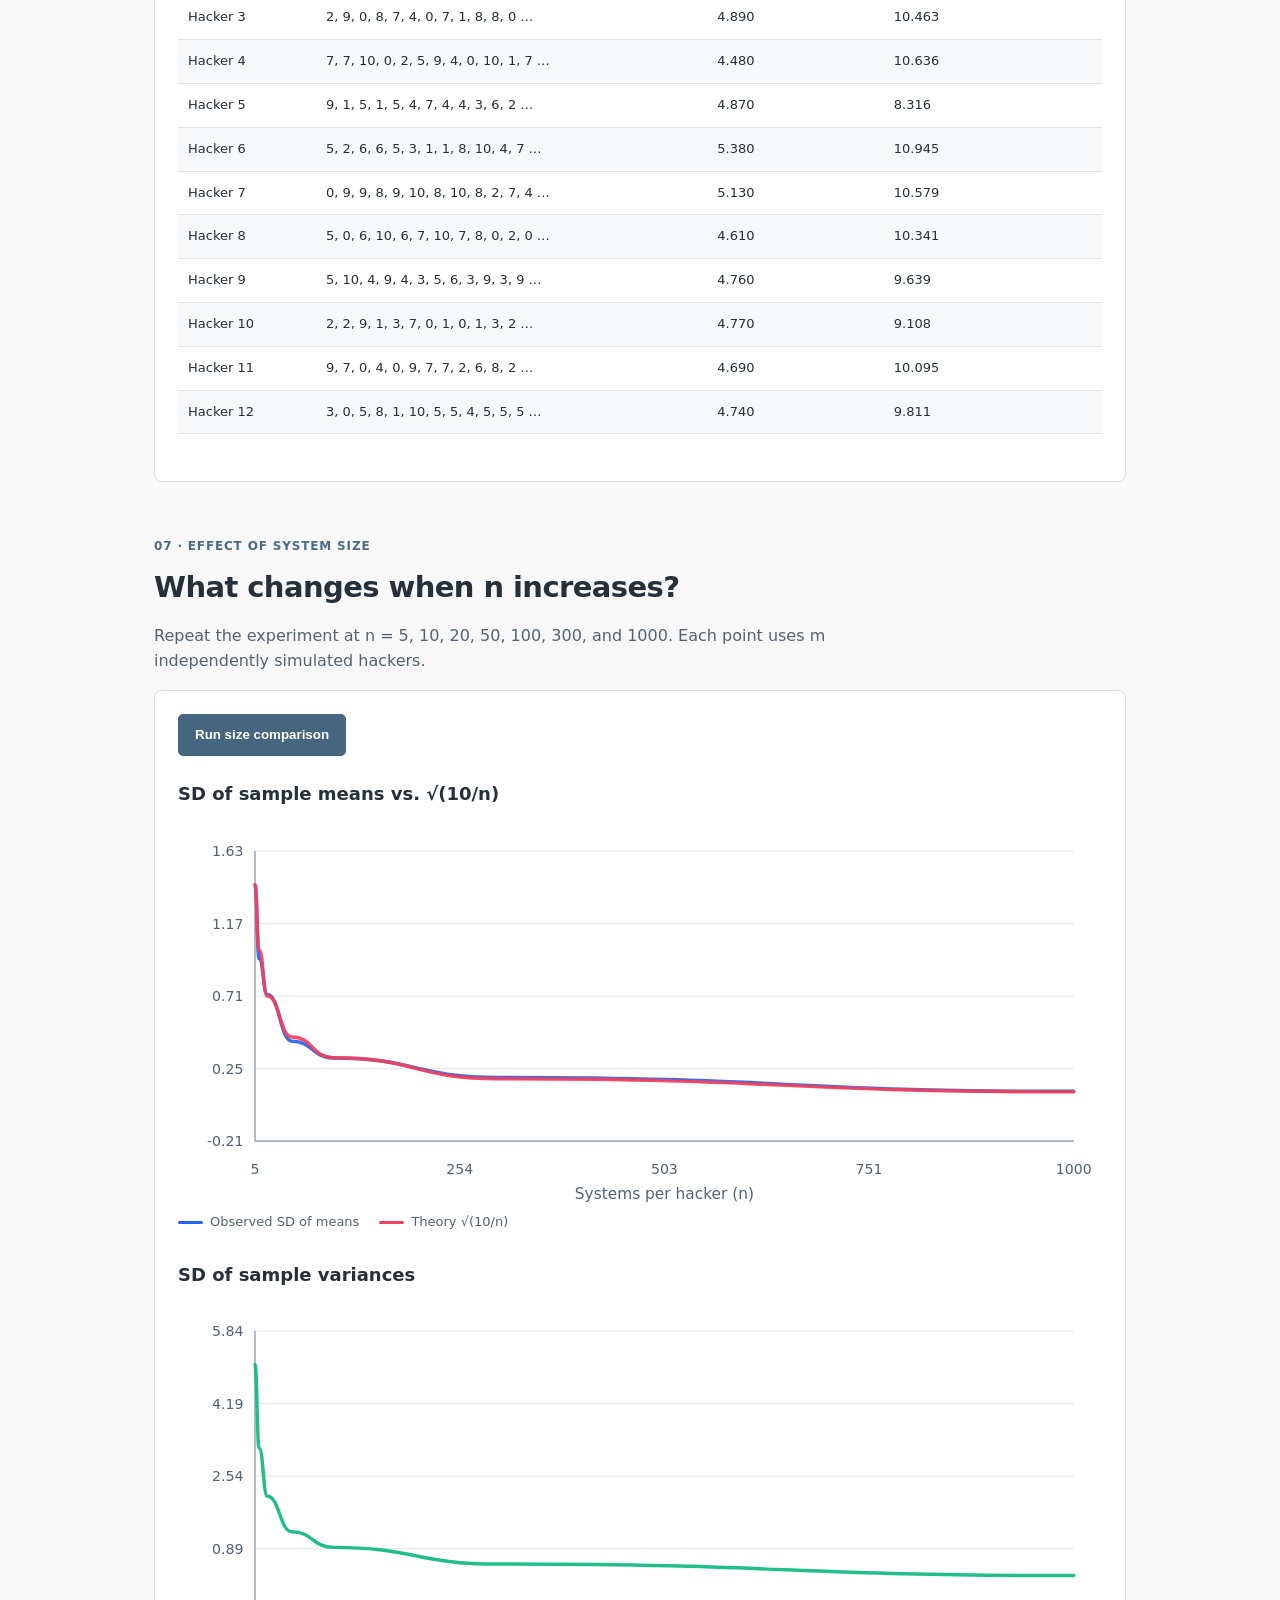
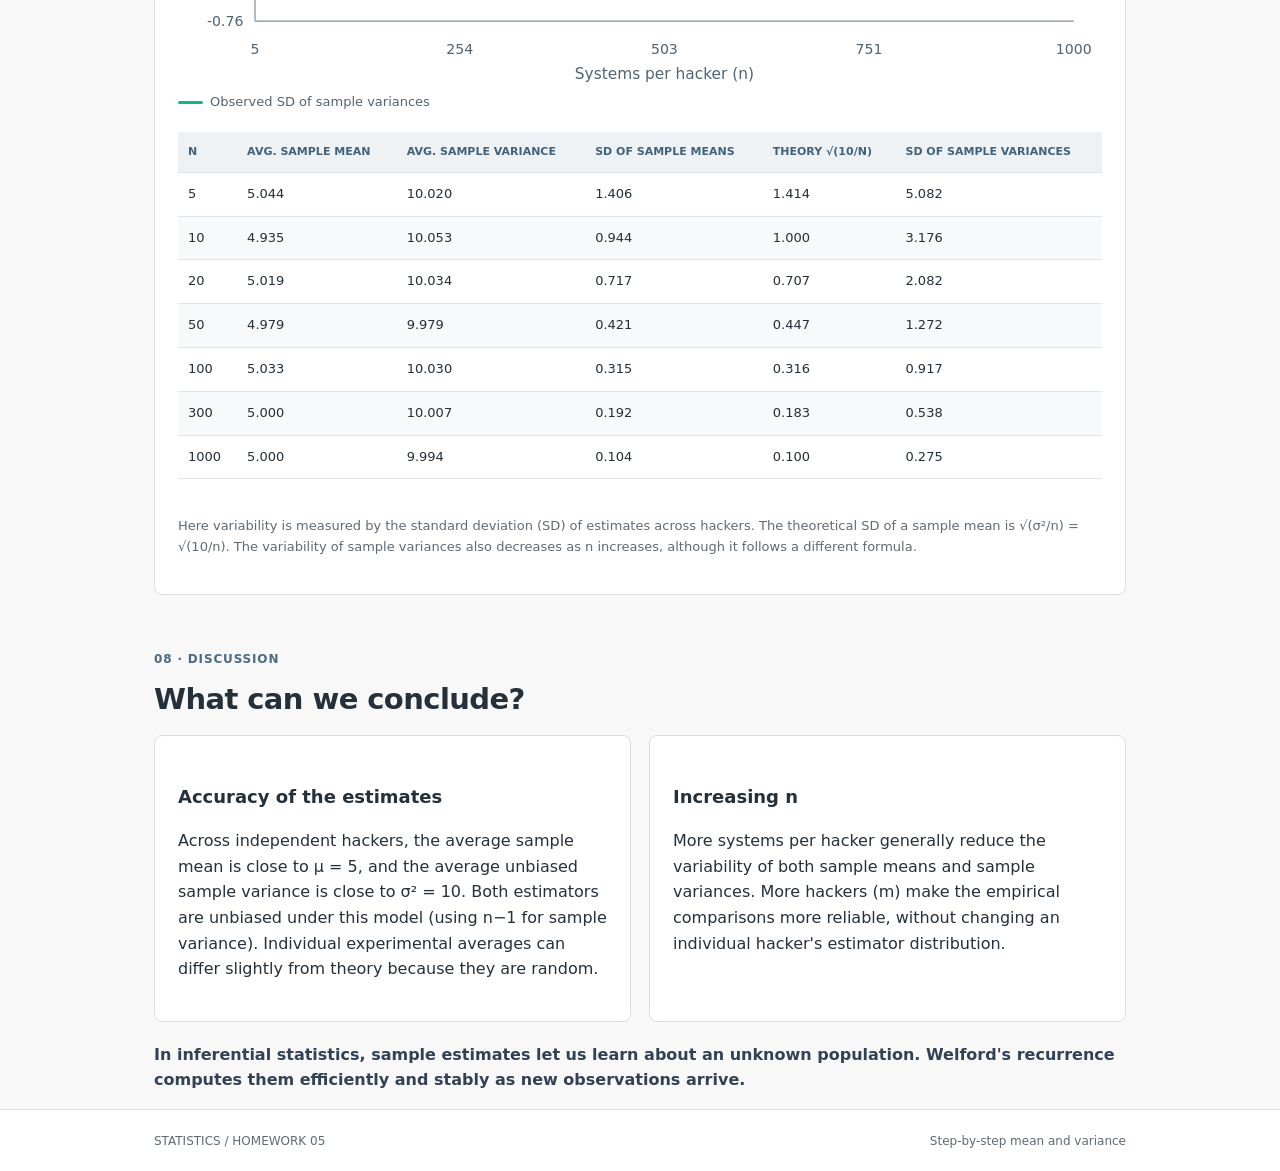
<file: Homework5/index.html>
<!doctype html>
<html lang="en">
<head><meta charset="utf-8"><meta name="viewport" content="width=device-width,initial-scale=1"><title>Homework 5 | Welford's Algorithm and Sampling Statistics</title><link rel="stylesheet" href="style.css"></head>
<body>
<header class="topbar"><div class="wrap top-inner"><div class="brand">Statistics <span class="brand-muted">— Homework 5</span></div><nav><a href="../index.html">Home</a><a href="#experiment">Experiment</a><a href="#statistics">Statistics</a><a href="#discussion">Discussion</a></nav></div></header>
<main class="wrap">
<section class="hero"><p class="eyebrow">STATISTICS / HOMEWORK 05</p><h1>Welford's Algorithm and Sampling Statistics</h1><p class="lead">Building on <a href="../Homework4/index.html">Homework 4</a>, we assign each of m hackers a sequence of n penetration scores from 0 to 10. We update the sample mean and variance one score at a time, then compare the estimates with theoretical values.</p></section>
<section class="card intro" id="welford"><p class="section-number">01 · WELFORD'S RECURRENCE</p><h2>Updating statistics one score at a time</h2><p>Knuth's recurrence updates the mean without storing previous scores. Welford extends the same idea to the sum of squared deviations, <strong>M₂</strong>, and the variance.</p><div class="formula-row"><div><strong>Mean update</strong><code>δ = xₖ − μₖ₋₁</code><code>μₖ = μₖ₋₁ + δ/k</code></div><div><strong>Sum of squares update</strong><code>M₂,ₖ = M₂,ₖ₋₁ + δ(xₖ − μₖ)</code><code>s²ₖ = M₂,ₖ/(k−1), k &gt; 1</code></div></div><h3>Derivation, following the mean recurrence</h3>
<p><strong>Step 1 — Update the mean.</strong> Let δ = xₖ − μₖ₋₁. Knuth’s recurrence gives μₖ = μₖ₋₁ + δ/k.</p>
<p><strong>Step 2 — Expand the centered sum of squares.</strong> Define SSₖ = Σᵢ₌₁ᵏ(xᵢ − μₖ)². For each old observation, xᵢ − μₖ = (xᵢ − μₖ₋₁) − δ/k; for the new one, xₖ − μₖ = δ(k−1)/k.</p>
<p><strong>Step 3 — Simplify.</strong> Since Σᵢ₌₁ᵏ⁻¹(xᵢ − μₖ₋₁) = 0, the cross term vanishes. The old observations contribute SSₖ₋₁ + (k−1)δ²/k², while the new observation contributes (k−1)²δ²/k². Adding both contributions gives:</p>
<div class="formula">SSₖ = SSₖ₋₁ + (k−1)δ²/k = SSₖ₋₁ + δ(xₖ − μₖ)</div>
<p><strong>Step 4 — Obtain the variance.</strong> The unbiased sampling variance is s²ₖ = SSₖ/(k−1) for k ≥ 2. Equivalently, s²ₖ = [(k−2)s²ₖ₋₁ + δ(xₖ − μₖ)]/(k−1) for k ≥ 3, with s²₂ = SS₂.</p><p class="hint">Initialize k = 0, mean = 0, M₂ = 0. M₂ is the centered sum of squares (SS), not Σxᵢ². The unbiased sample variance uses k−1 and is defined for k ≥ 2.</p></section>
<section class="section"><p class="section-number">02 · THREE-LINE CORE</p><h2>Welford in JavaScript</h2><div class="card panel"><p>For each incoming score <code>x</code>, the recurrence itself needs just three statements (the count is updated separately):</p><pre class="code-sample"><code>const delta = x - mean;
mean += delta / count;
M2 += delta * (x - mean);</code></pre><p class="hint">After all n scores: sample mean = mean; unbiased sample variance = M2/(n−1). This uses constant memory.</p>
<h3>Try Welford step by step</h3>
<p>Enter an integer score between 0 and 10 and update the running estimates. The sample variance is defined once at least two scores have arrived.</p>
<div class="controls"><label>Next score (0–10)<input id="step-score" type="number" min="0" max="10" step="1" value="7"></label><button id="add-score">Add score</button><button id="reset-steps" class="secondary-button">Reset</button></div>
<p class="hint" id="step-message" role="status"></p>
<div class="table-scroll"><table><thead><tr><th>Scores received (k)</th><th>Last score</th><th>Running mean</th><th>SS (M₂)</th><th>Sample variance s²</th></tr></thead><tbody id="step-table"></tbody></table></div>
</div></section>
<section class="section"><p class="section-number">03 · SCORE DISTRIBUTION</p><h2>Our fixed probability model</h2><p>Each score is an independent integer chosen uniformly from 0 to 10 (inclusive). Every value has probability 1/11.</p><div class="grid3"><article class="card panel"><h3>Possible scores</h3><div class="formula">0, 1, 2, …, 10</div></article><article class="card panel"><h3>Theoretical mean</h3><div class="formula">μ = 5</div></article><article class="card panel"><h3>Theoretical variance</h3><div class="formula">σ² = 10</div></article></div><p class="hint">E[X] = (0+⋯+10)/11 = 5; Var(X) = E[X²] − 5² = 35 − 25 = 10.</p></section>
<section class="section" id="experiment"><p class="section-number">04 · INTERACTIVE EXPERIMENT</p><h2>Simulate m hackers across n systems</h2><p class="section-intro">Every hacker receives n independent scores. Welford's recurrence processes the scores one at a time. Each hacker produces one sample mean and one sample variance (denominator n−1).</p><div class="card panel"><div class="controls"><label>Systems per hacker (n)<input id="n" type="number" min="2" max="3000" value="100" step="1"></label><label>Hackers (m)<input id="m" type="number" min="10" max="2000" value="400" step="1"></label><button id="run">Run simulation</button></div><p class="hint" id="validation" role="status"></p><div class="metrics"><div><small>Average sample means</small><strong id="mean-of-means">—</strong></div><div><small>Theoretical μ</small><strong>5.000</strong></div><div><small>Average sample variances</small><strong id="mean-of-vars">—</strong></div><div><small>Theoretical σ²</small><strong>10.000</strong></div></div></div></section>
<section class="section"><p class="section-number">05 · SAMPLE TRAJECTORIES</p><h2>How do the estimates evolve?</h2><p class="section-intro">The smooth colored curves show the running sample means for four illustrative simulated hackers. The dashed horizontal line marks the theoretical mean μ = 5.</p><div class="card panel"><div id="trajectory" class="chart trajectory-chart" aria-label="Running sample means for four hackers"></div><p class="hint">Curves are smoothly drawn for readability; Welford updates only at integer system steps.</p></div></section>
<section class="section" id="statistics"><p class="section-number">06 · SAMPLING STATISTICS</p><h2>Distributions across m hackers</h2><p>Each histogram contains one final estimate per hacker. As n grows, both sets of estimates should cluster more tightly around their theoretical values.</p><div class="grid2"><div class="card panel"><h3>Sample means</h3><div id="hist-mean" class="chart" aria-label="Distribution of sample means"></div><p class="hint" id="mean-caption"></p></div><div class="card panel"><h3>Sample variances</h3><div id="hist-var" class="chart" aria-label="Distribution of sample variances"></div><p class="hint" id="var-caption"></p></div></div><div class="card panel"><h3>Comparison with theory</h3><div class="table-scroll"><table><thead><tr><th>Statistic</th><th>Average over m hackers</th><th>Theoretical</th><th>Difference</th></tr></thead><tbody id="comparison-table"></tbody></table></div><p class="hint" id="estimate-note">Run the experiment to compare empirical estimates against their theoretical targets.</p></div>
<div class="card panel"><h3>Individual hacker results</h3><p class="hint">The first 12 hackers from this run are shown below. The first scores are illustrative observations from the actual random run; each hacker has n observations in total.</p><div class="table-scroll"><table><thead><tr><th>Hacker</th><th>First scores (up to 12)</th><th>Sample mean</th><th>Sample variance</th></tr></thead><tbody id="individual-table"></tbody></table></div></div></section>
<section class="section"><p class="section-number">07 · EFFECT OF SYSTEM SIZE</p><h2>What changes when n increases?</h2><p class="section-intro">Repeat the experiment at n = 5, 10, 20, 50, 100, 300, and 1000. Each point uses m independently simulated hackers.</p><div class="card panel"><button id="compare">Run size comparison</button><h3>SD of sample means vs. √(10/n)</h3><div id="mean-spread-chart" class="chart" aria-label="Variance of sample means versus system count"></div><h3>SD of sample variances</h3><div id="var-spread-chart" class="chart" aria-label="Variance of sample variances versus system count"></div><div class="table-scroll"><table><thead><tr><th>n</th><th>Avg. sample mean</th><th>Avg. sample variance</th><th>SD of sample means</th><th>Theory √(10/n)</th><th>SD of sample variances</th></tr></thead><tbody id="size-table"></tbody></table></div><p class="hint">Here variability is measured by the standard deviation (SD) of estimates across hackers. The theoretical SD of a sample mean is √(σ²/n) = √(10/n). The variability of sample variances also decreases as n increases, although it follows a different formula.</p></div></section>
<section class="section" id="discussion"><p class="section-number">08 · DISCUSSION</p><h2>What can we conclude?</h2><div class="grid2"><article class="card panel"><h3>Accuracy of the estimates</h3><p>Across independent hackers, the average sample mean is close to μ = 5, and the average unbiased sample variance is close to σ² = 10. Both estimators are unbiased under this model (using n−1 for sample variance). Individual experimental averages can differ slightly from theory because they are random.</p></article><article class="card panel"><h3>Increasing n</h3><p>More systems per hacker generally reduce the variability of both sample means and sample variances. More hackers (m) make the empirical comparisons more reliable, without changing an individual hacker's estimator distribution.</p></article></div><p class="closing">In inferential statistics, sample estimates let us learn about an unknown population. Welford's recurrence computes them efficiently and stably as new observations arrive.</p></section>
</main><footer><div class="wrap footer-inner">STATISTICS / HOMEWORK 05 <span>Step-by-step mean and variance</span></div></footer><script src="script.js"></script>
</body></html>
</file>
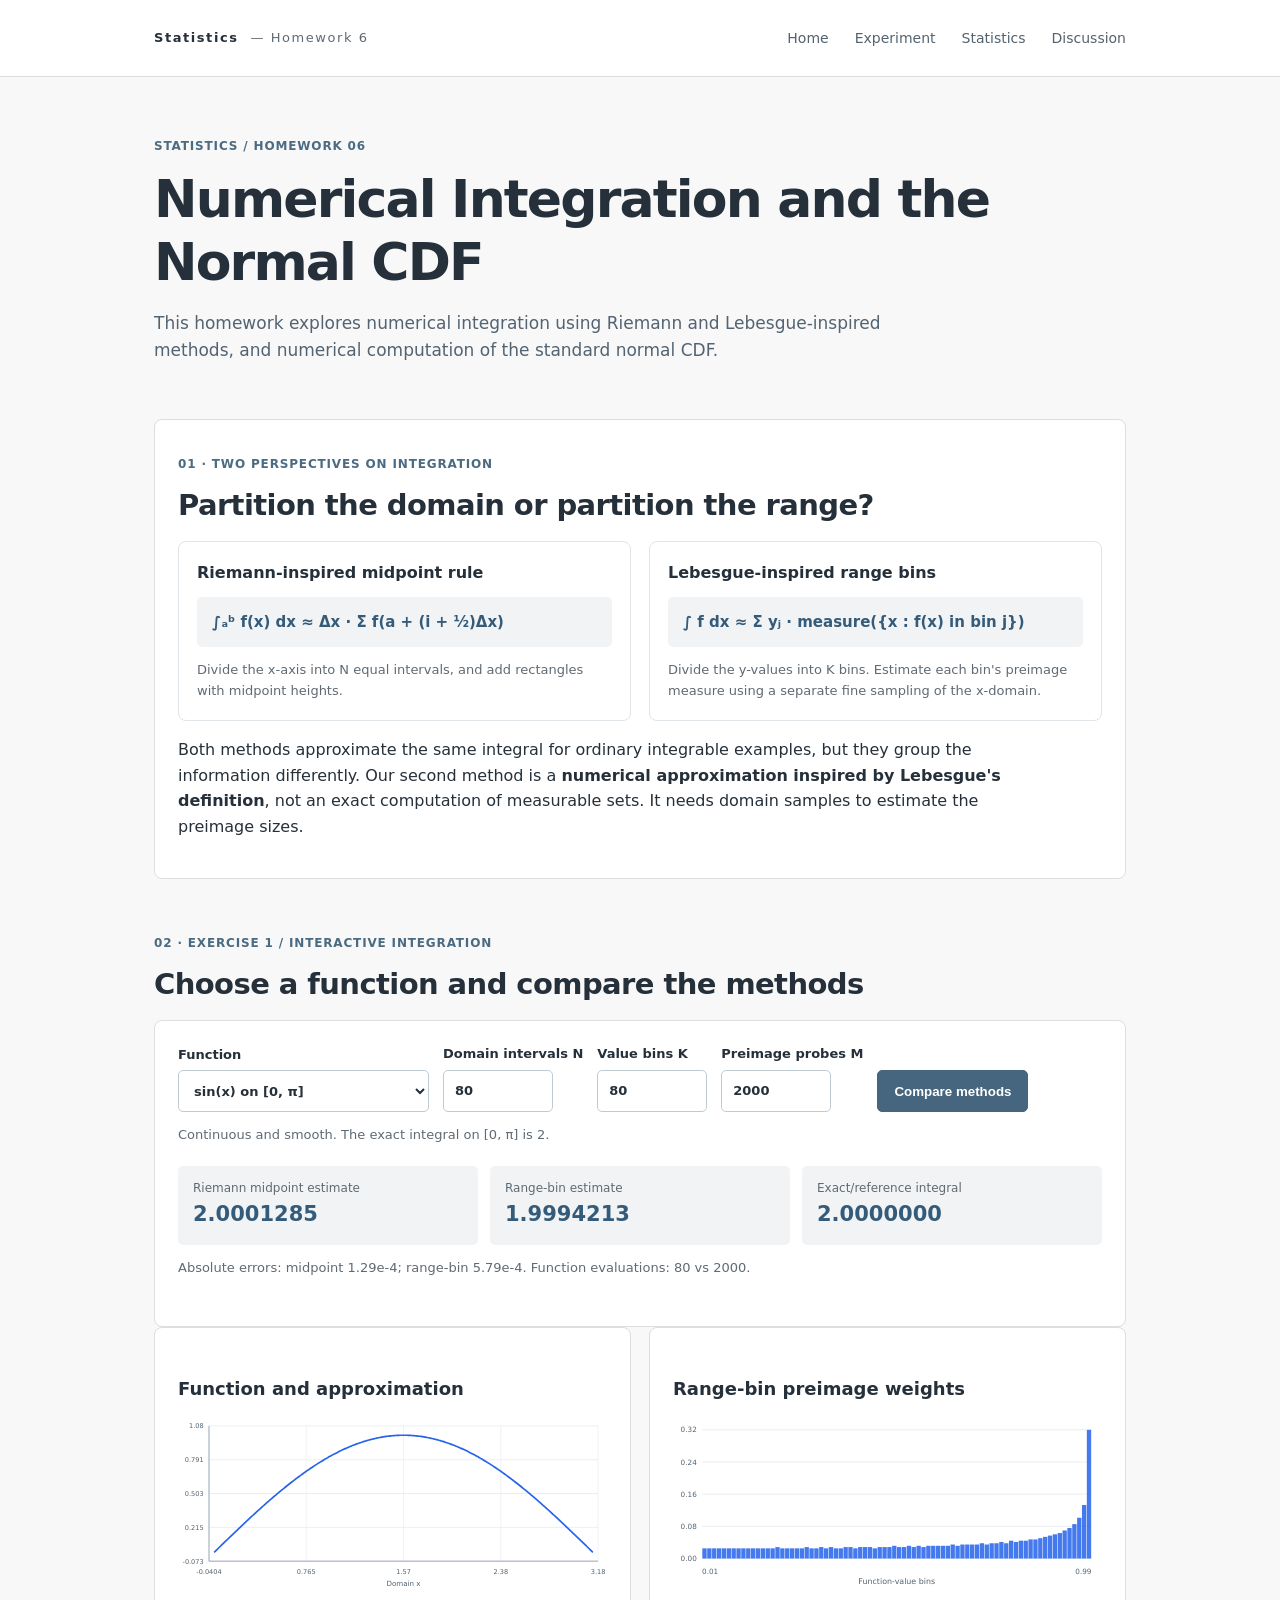
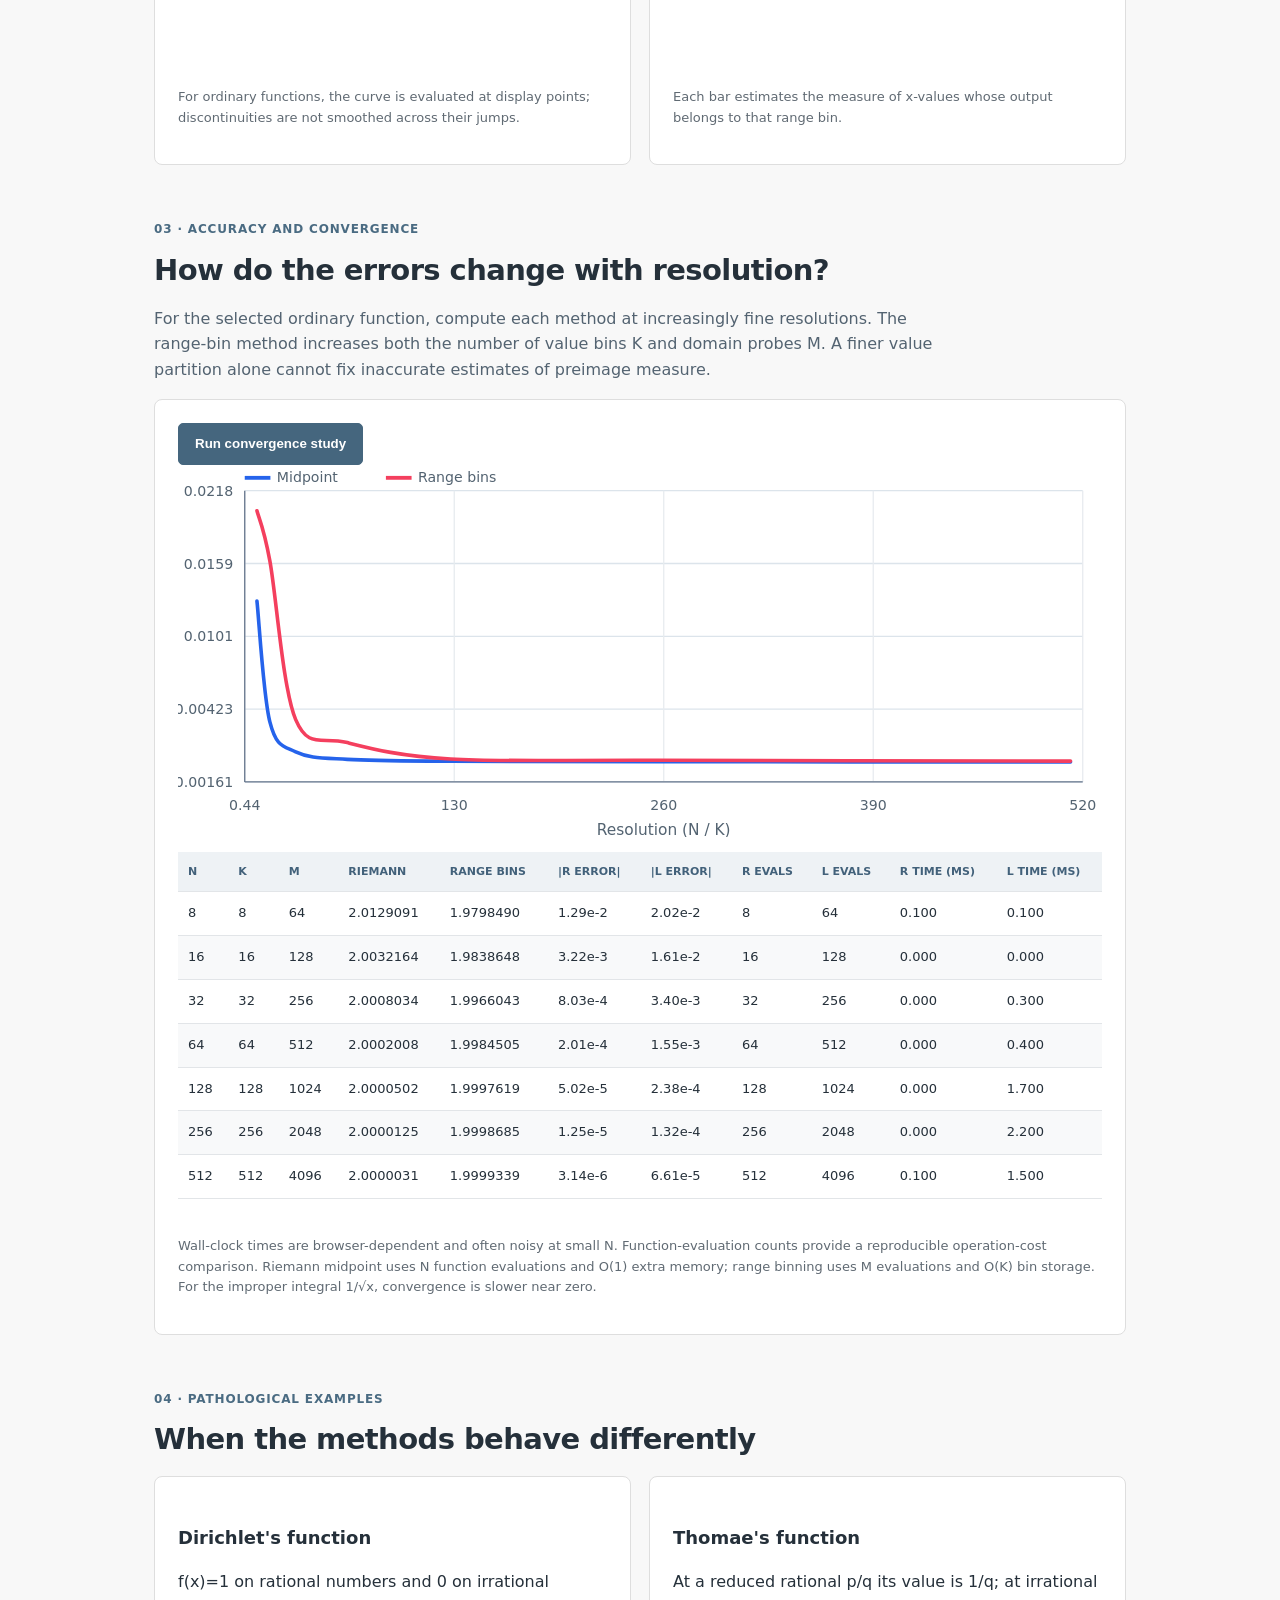
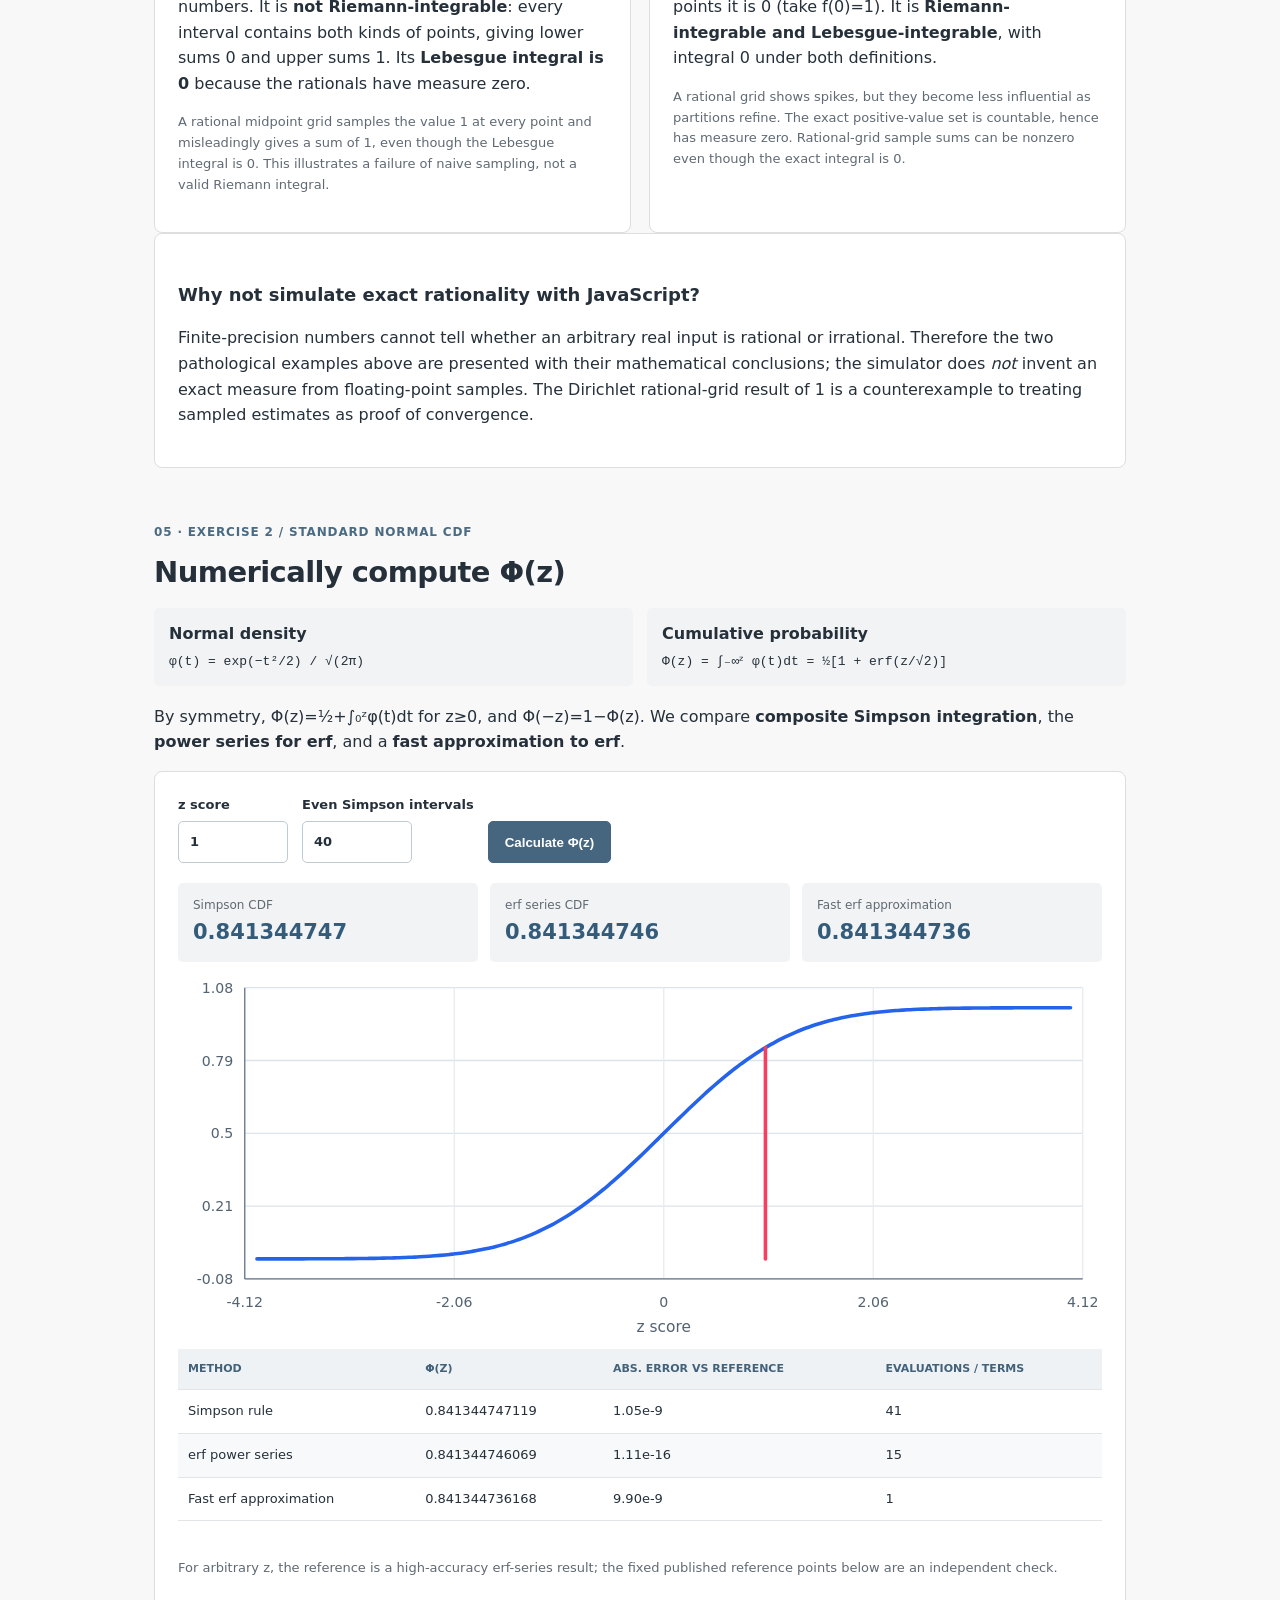
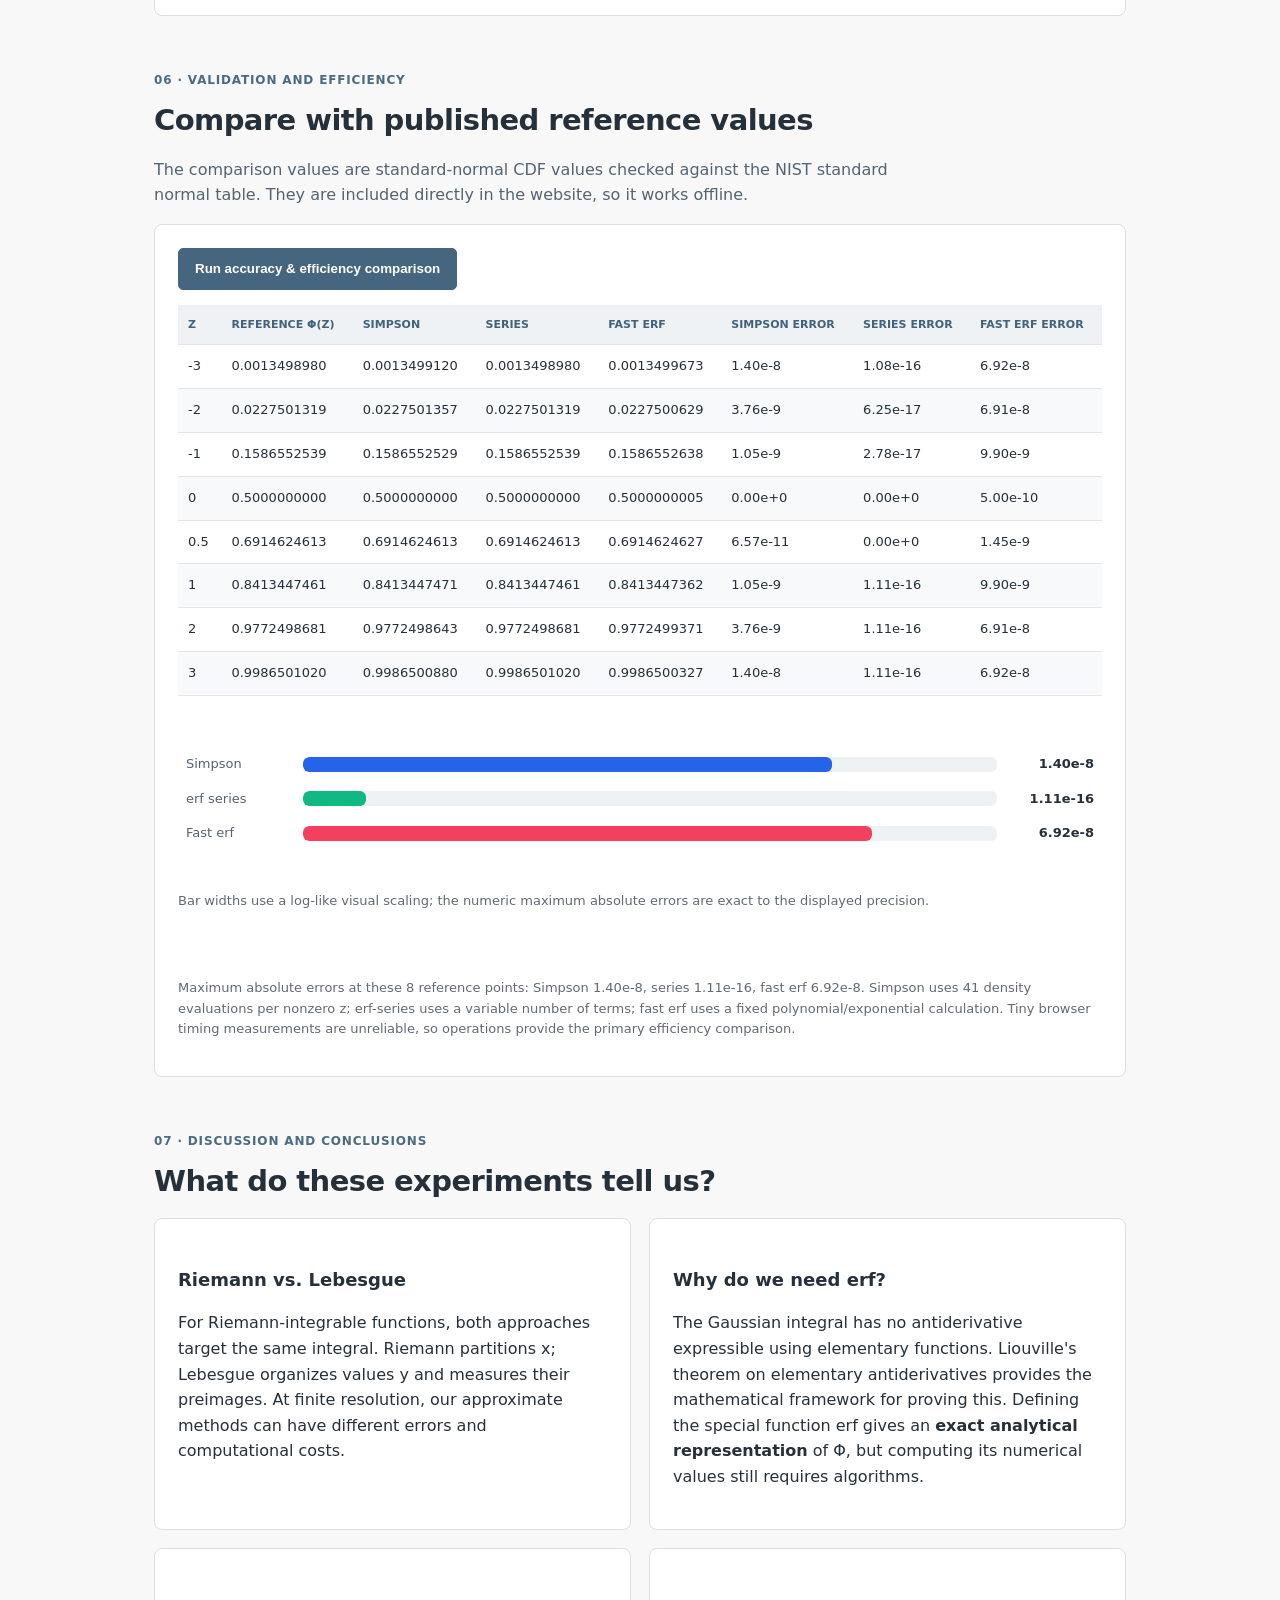
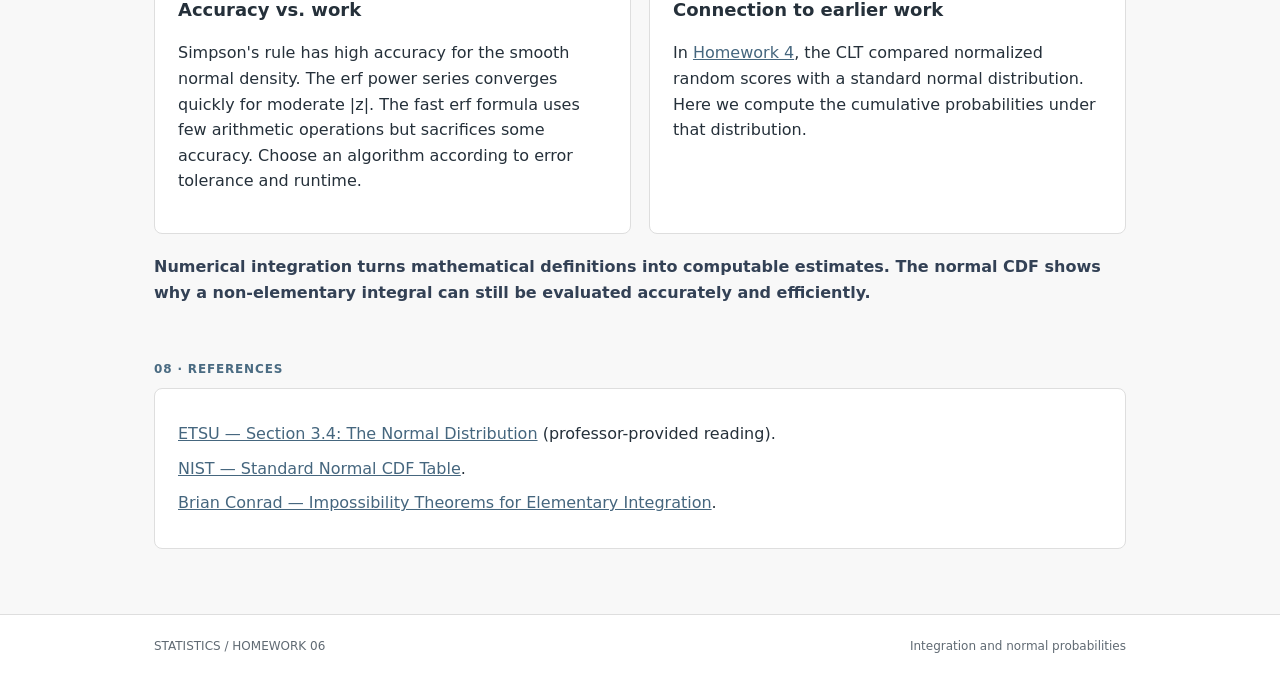
<file: Homework6/index.html>
<!doctype html>
<html lang="en">
<head><meta charset="utf-8"><meta name="viewport" content="width=device-width, initial-scale=1"><title>Homework 6 | Integration and Normal CDF</title><link rel="stylesheet" href="style.css"></head>
<body>
<header class="topbar"><div class="wrap top-inner"><div class="brand">Statistics <span class="brand-muted">— Homework 6</span></div><nav><a href="../index.html">Home</a><a href="#experiment">Experiment</a><a href="#statistics">Statistics</a><a href="#discussion">Discussion</a></nav></div></header>
<main class="wrap">
<section class="hero"><p class="eyebrow">STATISTICS / HOMEWORK 06</p><h1>Numerical Integration and the Normal CDF</h1><p class="lead">This homework explores numerical integration using Riemann and Lebesgue-inspired methods, and numerical computation of the standard normal CDF.</p></section>
<section class="card intro"><p class="section-number">01 · TWO PERSPECTIVES ON INTEGRATION</p><h2>Partition the domain or partition the range?</h2><div class="grid2"><div class="formula-box"><strong>Riemann-inspired midpoint rule</strong><div class="formula">∫ₐᵇ f(x) dx ≈ Δx · Σ f(a + (i + ½)Δx)</div><p class="hint">Divide the x-axis into N equal intervals, and add rectangles with midpoint heights.</p></div><div class="formula-box"><strong>Lebesgue-inspired range bins</strong><div class="formula">∫ f dx ≈ Σ yⱼ · measure({x : f(x) in bin j})</div><p class="hint">Divide the y-values into K bins. Estimate each bin's preimage measure using a separate fine sampling of the x-domain.</p></div></div><p>Both methods approximate the same integral for ordinary integrable examples, but they group the information differently. Our second method is a <strong>numerical approximation inspired by Lebesgue's definition</strong>, not an exact computation of measurable sets. It needs domain samples to estimate the preimage sizes.</p></section>
<section class="section" id="experiment"><p class="section-number">02 · EXERCISE 1 / INTERACTIVE INTEGRATION</p><h2>Choose a function and compare the methods</h2><div class="card panel"><div class="controls"><label>Function<select id="function-select"><option value="sin">sin(x) on [0, π]</option><option value="square">x² on [0, 1]</option><option value="step">1 (x &lt; ½), else 3</option><option value="abs">|x − ½|</option><option value="inverse">1/√x on (0, 1]</option><option value="indicator">1 (x &lt; ½), else 0</option><option value="sinc">sin(x)/x on [0, π]</option><option value="dirichlet">Dirichlet (rational indicator)</option><option value="thomae">Thomae's function</option></select></label><label>Domain intervals N<input id="resolution" type="number" min="8" max="800" value="80" step="1"></label><label>Value bins K<input id="value-bins" type="number" min="8" max="800" value="80" step="1"></label><label>Preimage probes M<input id="preimage-probes" type="number" min="64" max="50000" value="2000" step="1"></label><button id="run-integral">Compare methods</button></div><p class="hint" id="function-description"></p><div class="metrics metric3"><div><small>Riemann midpoint estimate</small><strong id="riemann-result">—</strong></div><div><small>Range-bin estimate</small><strong id="lebesgue-result">—</strong></div><div><small>Exact/reference integral</small><strong id="exact-result">—</strong></div></div><p class="hint" id="integral-note" role="status"></p></div><div class="grid2"><div class="card panel"><h3>Function and approximation</h3><div class="chart" id="function-chart" aria-label="Function and numerical integration graph"></div><p class="hint">For ordinary functions, the curve is evaluated at display points; discontinuities are not smoothed across their jumps.</p></div><div class="card panel"><h3>Range-bin preimage weights</h3><div class="chart" id="range-chart" aria-label="Histogram of function-value bins weighted by domain measure"></div><p class="hint">Each bar estimates the measure of x-values whose output belongs to that range bin.</p></div></div></section>
<section class="section" id="statistics"><p class="section-number">03 · ACCURACY AND CONVERGENCE</p><h2>How do the errors change with resolution?</h2><p class="section-intro">For the selected ordinary function, compute each method at increasingly fine resolutions. The range-bin method increases both the number of value bins K and domain probes M. A finer value partition alone cannot fix inaccurate estimates of preimage measure.</p><div class="card panel"><button id="compare-integrals">Run convergence study</button><div id="convergence-chart" class="chart" aria-label="Absolute integration errors for increasing resolutions"></div><div class="table-scroll"><table><thead><tr><th>N</th><th>K</th><th>M</th><th>Riemann</th><th>Range bins</th><th>|R error|</th><th>|L error|</th><th>R evals</th><th>L evals</th><th>R time (ms)</th><th>L time (ms)</th></tr></thead><tbody id="convergence-body"></tbody></table></div><p class="hint">Wall-clock times are browser-dependent and often noisy at small N. Function-evaluation counts provide a reproducible operation-cost comparison. Riemann midpoint uses N function evaluations and O(1) extra memory; range binning uses M evaluations and O(K) bin storage. For the improper integral 1/√x, convergence is slower near zero.</p></div></section>
<section class="section"><p class="section-number">04 · PATHOLOGICAL EXAMPLES</p><h2>When the methods behave differently</h2><div class="grid2"><div class="card panel"><h3>Dirichlet's function</h3><p>f(x)=1 on rational numbers and 0 on irrational numbers. It is <strong>not Riemann-integrable</strong>: every interval contains both kinds of points, giving lower sums 0 and upper sums 1. Its <strong>Lebesgue integral is 0</strong> because the rationals have measure zero.</p><p class="hint">A rational midpoint grid samples the value 1 at every point and misleadingly gives a sum of 1, even though the Lebesgue integral is 0. This illustrates a failure of naive sampling, not a valid Riemann integral.</p></div><div class="card panel"><h3>Thomae's function</h3><p>At a reduced rational p/q its value is 1/q; at irrational points it is 0 (take f(0)=1). It is <strong>Riemann-integrable and Lebesgue-integrable</strong>, with integral 0 under both definitions.</p><p class="hint">A rational grid shows spikes, but they become less influential as partitions refine. The exact positive-value set is countable, hence has measure zero. Rational-grid sample sums can be nonzero even though the exact integral is 0.</p></div></div><div class="card panel"><h3>Why not simulate exact rationality with JavaScript?</h3><p>Finite-precision numbers cannot tell whether an arbitrary real input is rational or irrational. Therefore the two pathological examples above are presented with their mathematical conclusions; the simulator does <em>not</em> invent an exact measure from floating-point samples. The Dirichlet rational-grid result of 1 is a counterexample to treating sampled estimates as proof of convergence.</p></div></section>
<section class="section"><p class="section-number">05 · EXERCISE 2 / STANDARD NORMAL CDF</p><h2>Numerically compute Φ(z)</h2><div class="formula-row"><div><strong>Normal density</strong><code>φ(t) = exp(−t²/2) / √(2π)</code></div><div><strong>Cumulative probability</strong><code>Φ(z) = ∫₋∞ᶻ φ(t)dt = ½[1 + erf(z/√2)]</code></div></div><p>By symmetry, Φ(z)=½+∫₀ᶻφ(t)dt for z≥0, and Φ(−z)=1−Φ(z). We compare <strong>composite Simpson integration</strong>, the <strong>power series for erf</strong>, and a <strong>fast approximation to erf</strong>.</p><div class="card panel"><div class="controls"><label>z score<input id="z-input" type="number" min="-4" max="4" value="1" step="0.1"></label><label>Even Simpson intervals<input id="simpson-n" type="number" min="2" max="4000" step="2" value="40"></label><button id="run-cdf">Calculate Φ(z)</button></div><p class="hint" id="cdf-input-note" role="status"></p><div class="metrics metric3"><div><small>Simpson CDF</small><strong id="simpson-result">—</strong></div><div><small>erf series CDF</small><strong id="series-result">—</strong></div><div><small>Fast erf approximation</small><strong id="approx-result">—</strong></div></div><div id="cdf-chart" class="chart" aria-label="Normal CDF and selected probability"></div><div class="table-scroll"><table><thead><tr><th>Method</th><th>Φ(z)</th><th>Abs. error vs reference</th><th>Evaluations / terms</th></tr></thead><tbody id="cdf-single-table"></tbody></table></div><p class="hint">For arbitrary z, the reference is a high-accuracy erf-series result; the fixed published reference points below are an independent check.</p></div></section>
<section class="section"><p class="section-number">06 · VALIDATION AND EFFICIENCY</p><h2>Compare with published reference values</h2><p class="section-intro">The comparison values are standard-normal CDF values checked against the NIST standard normal table. They are included directly in the website, so it works offline.</p><div class="card panel"><button id="run-cdf-benchmark">Run accuracy &amp; efficiency comparison</button><div class="table-scroll"><table><thead><tr><th>z</th><th>Reference Φ(z)</th><th>Simpson</th><th>Series</th><th>Fast erf</th><th>Simpson error</th><th>Series error</th><th>Fast erf error</th></tr></thead><tbody id="cdf-benchmark-body"></tbody></table></div><div id="cdf-error-chart" class="chart" aria-label="Maximum error against reference for CDF numerical methods"></div><p class="hint" id="cdf-benchmark-summary"></p></div></section>
<section class="section" id="discussion"><p class="section-number">07 · DISCUSSION AND CONCLUSIONS</p><h2>What do these experiments tell us?</h2><div class="grid2"><article class="card panel"><h3>Riemann vs. Lebesgue</h3><p>For Riemann-integrable functions, both approaches target the same integral. Riemann partitions x; Lebesgue organizes values y and measures their preimages. At finite resolution, our approximate methods can have different errors and computational costs.</p></article><article class="card panel"><h3>Why do we need erf?</h3><p>The Gaussian integral has no antiderivative expressible using elementary functions. Liouville's theorem on elementary antiderivatives provides the mathematical framework for proving this. Defining the special function erf gives an <strong>exact analytical representation</strong> of Φ, but computing its numerical values still requires algorithms.</p></article><article class="card panel"><h3>Accuracy vs. work</h3><p>Simpson's rule has high accuracy for the smooth normal density. The erf power series converges quickly for moderate |z|. The fast erf formula uses few arithmetic operations but sacrifices some accuracy. Choose an algorithm according to error tolerance and runtime.</p></article><article class="card panel"><h3>Connection to earlier work</h3><p>In <a href="../Homework4/index.html">Homework 4</a>, the CLT compared normalized random scores with a standard normal distribution. Here we compute the cumulative probabilities under that distribution.</p></article></div><p class="closing">Numerical integration turns mathematical definitions into computable estimates. The normal CDF shows why a non-elementary integral can still be evaluated accurately and efficiently.</p></section>
<section class="section references"><p class="section-number">08 · REFERENCES</p><div class="card panel"><p><a href="https://faculty.etsu.edu/gardnerr/4047/notes-Hogg-McKean-Craig/Hogg-McKean-Craig-3-4.pdf" target="_blank" rel="noopener">ETSU — Section 3.4: The Normal Distribution</a> (professor-provided reading).</p><p><a href="https://www.itl.nist.gov/div898/handbook/eda/section3/eda3671.htm" target="_blank" rel="noopener">NIST — Standard Normal CDF Table</a>.</p><p><a href="https://math.stanford.edu/~conrad/papers/elemint.pdf" target="_blank" rel="noopener">Brian Conrad — Impossibility Theorems for Elementary Integration</a>.</p></div></section>
</main><footer><div class="wrap footer-inner">STATISTICS / HOMEWORK 06 <span>Integration and normal probabilities</span></div></footer><script src="script.js"></script>
</body></html>
</file>
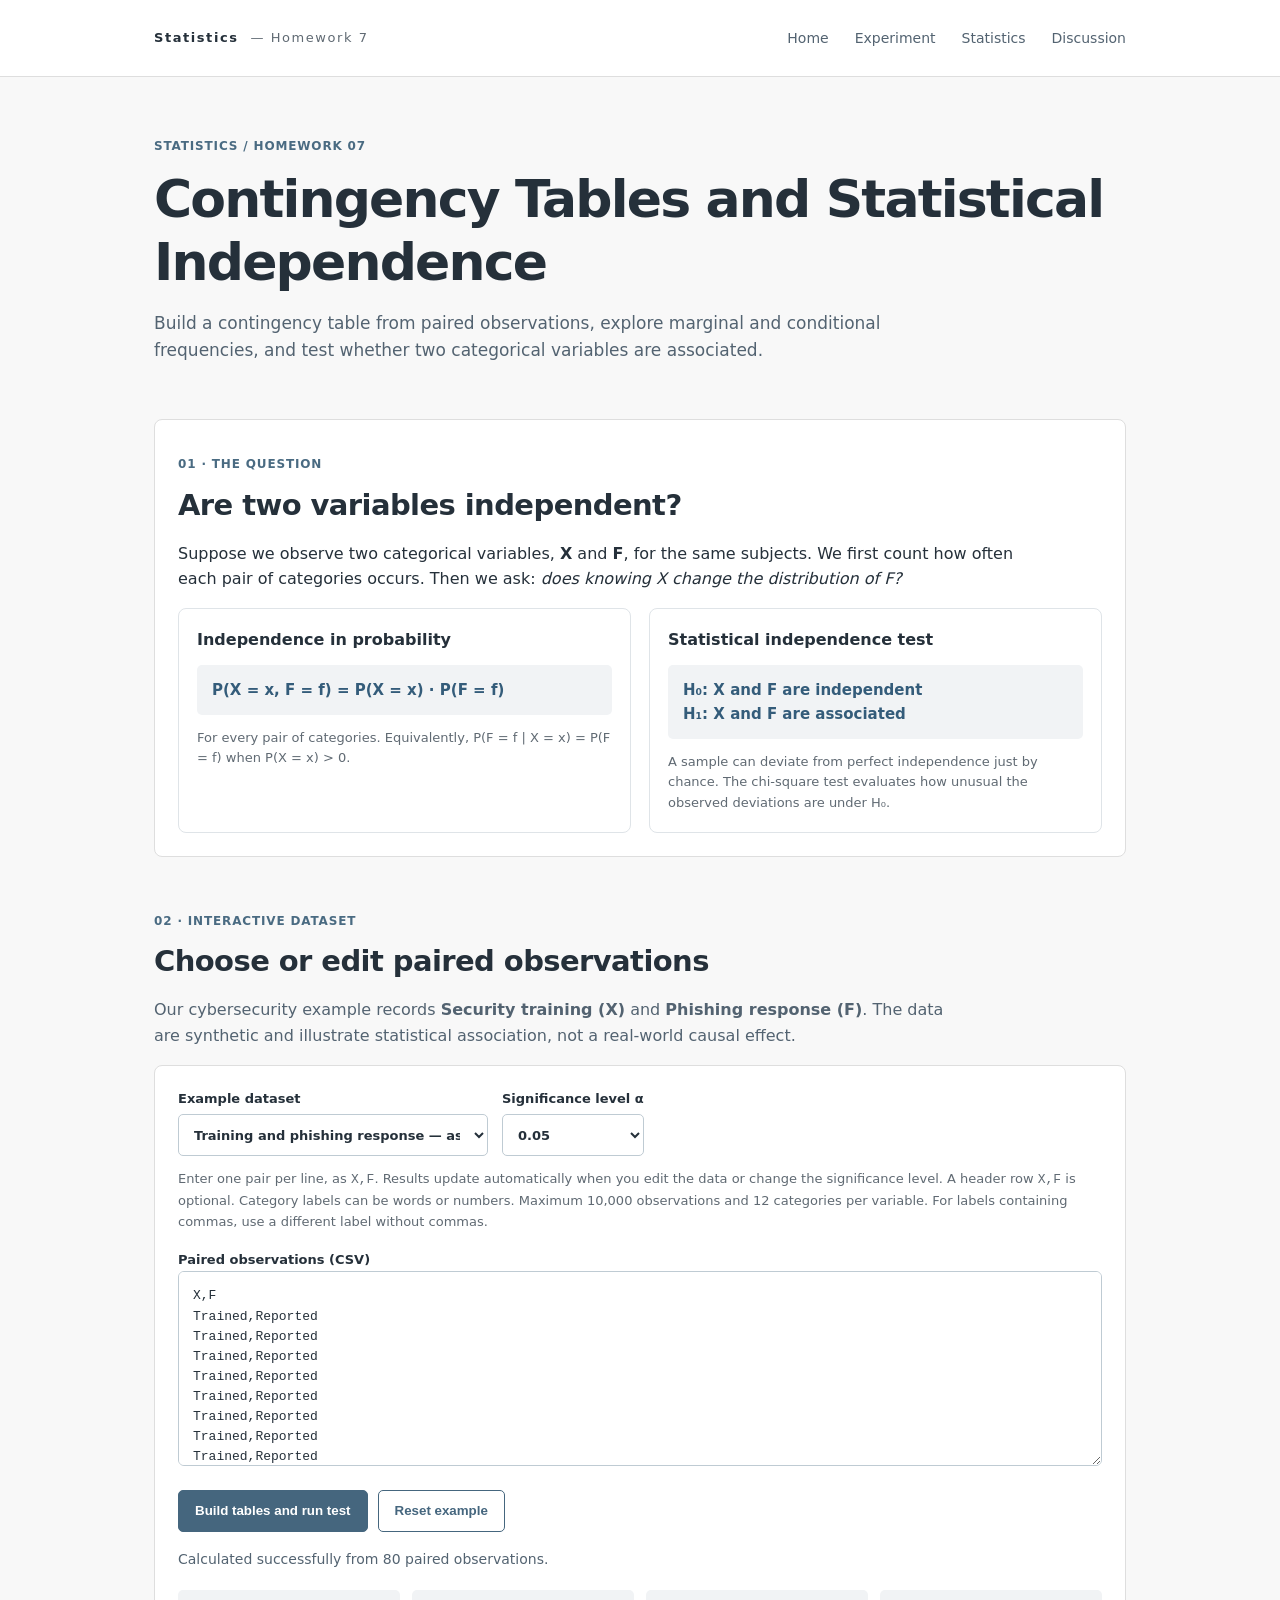
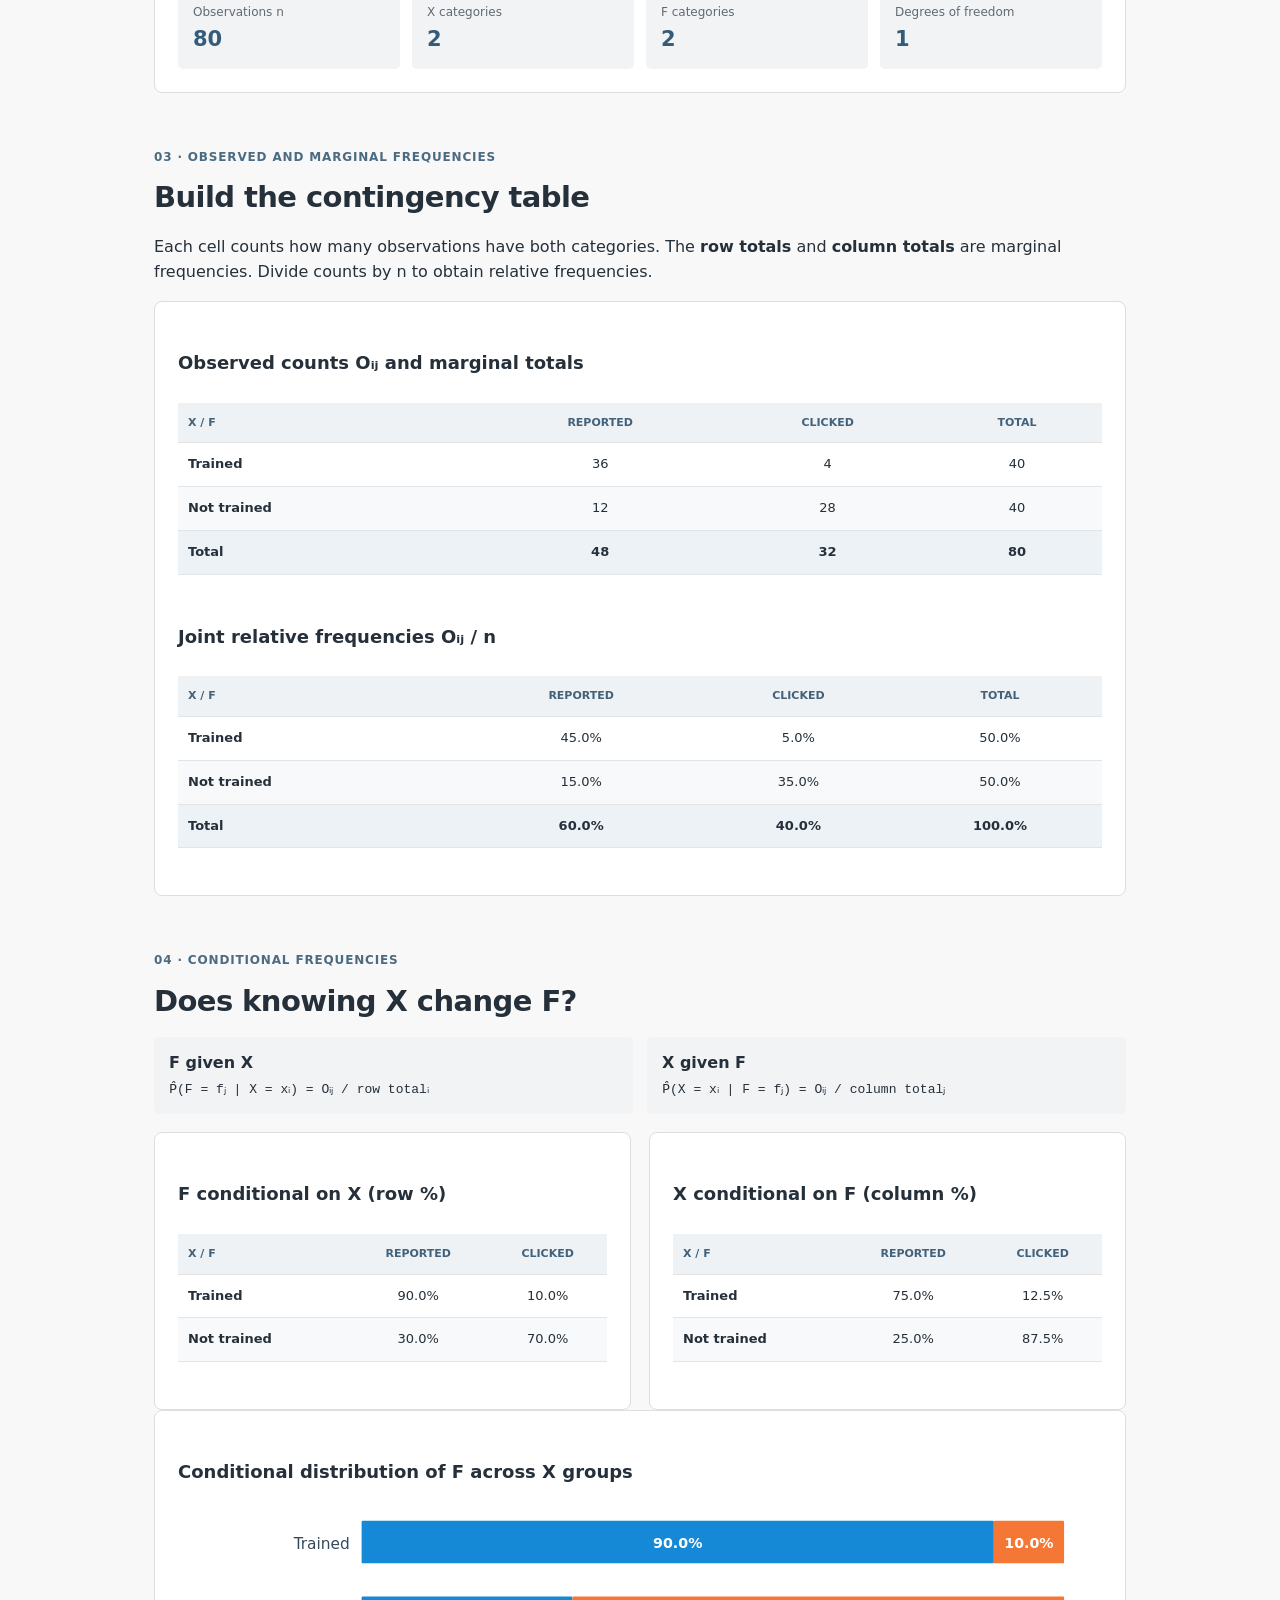
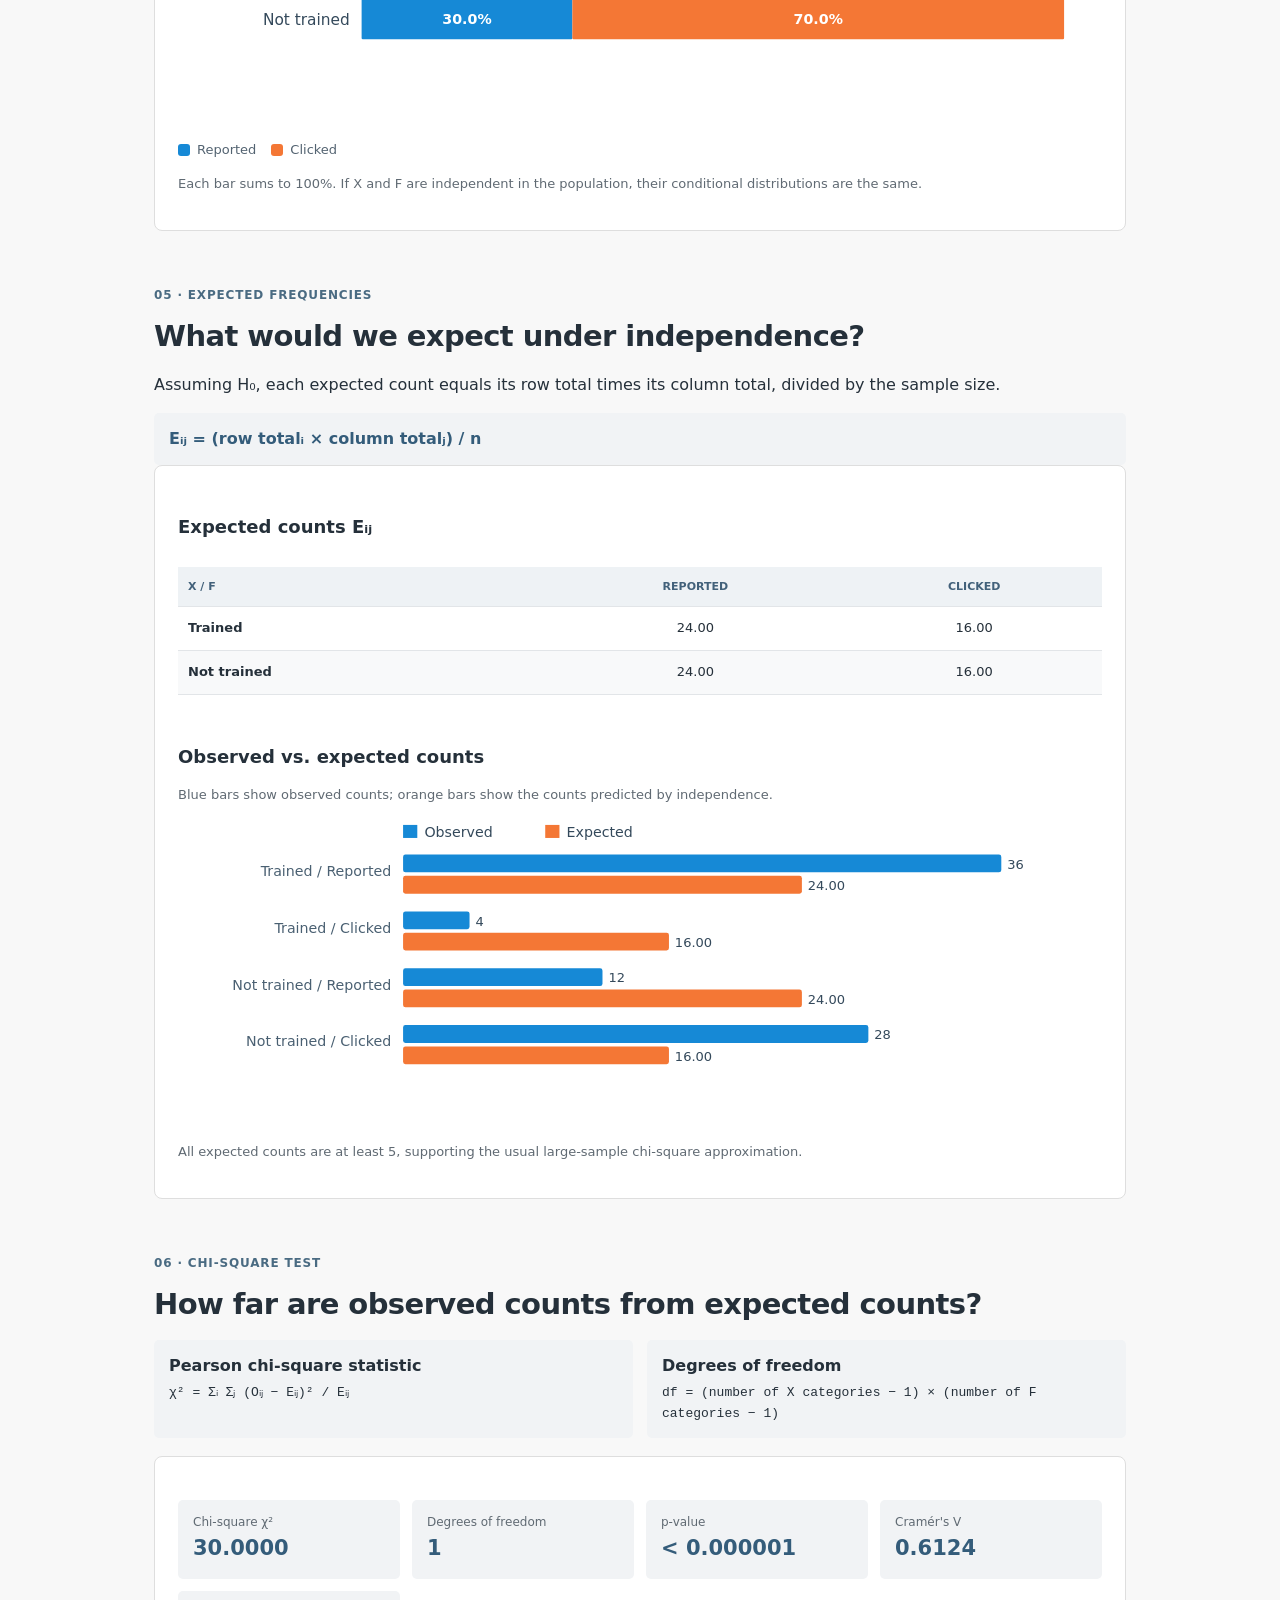
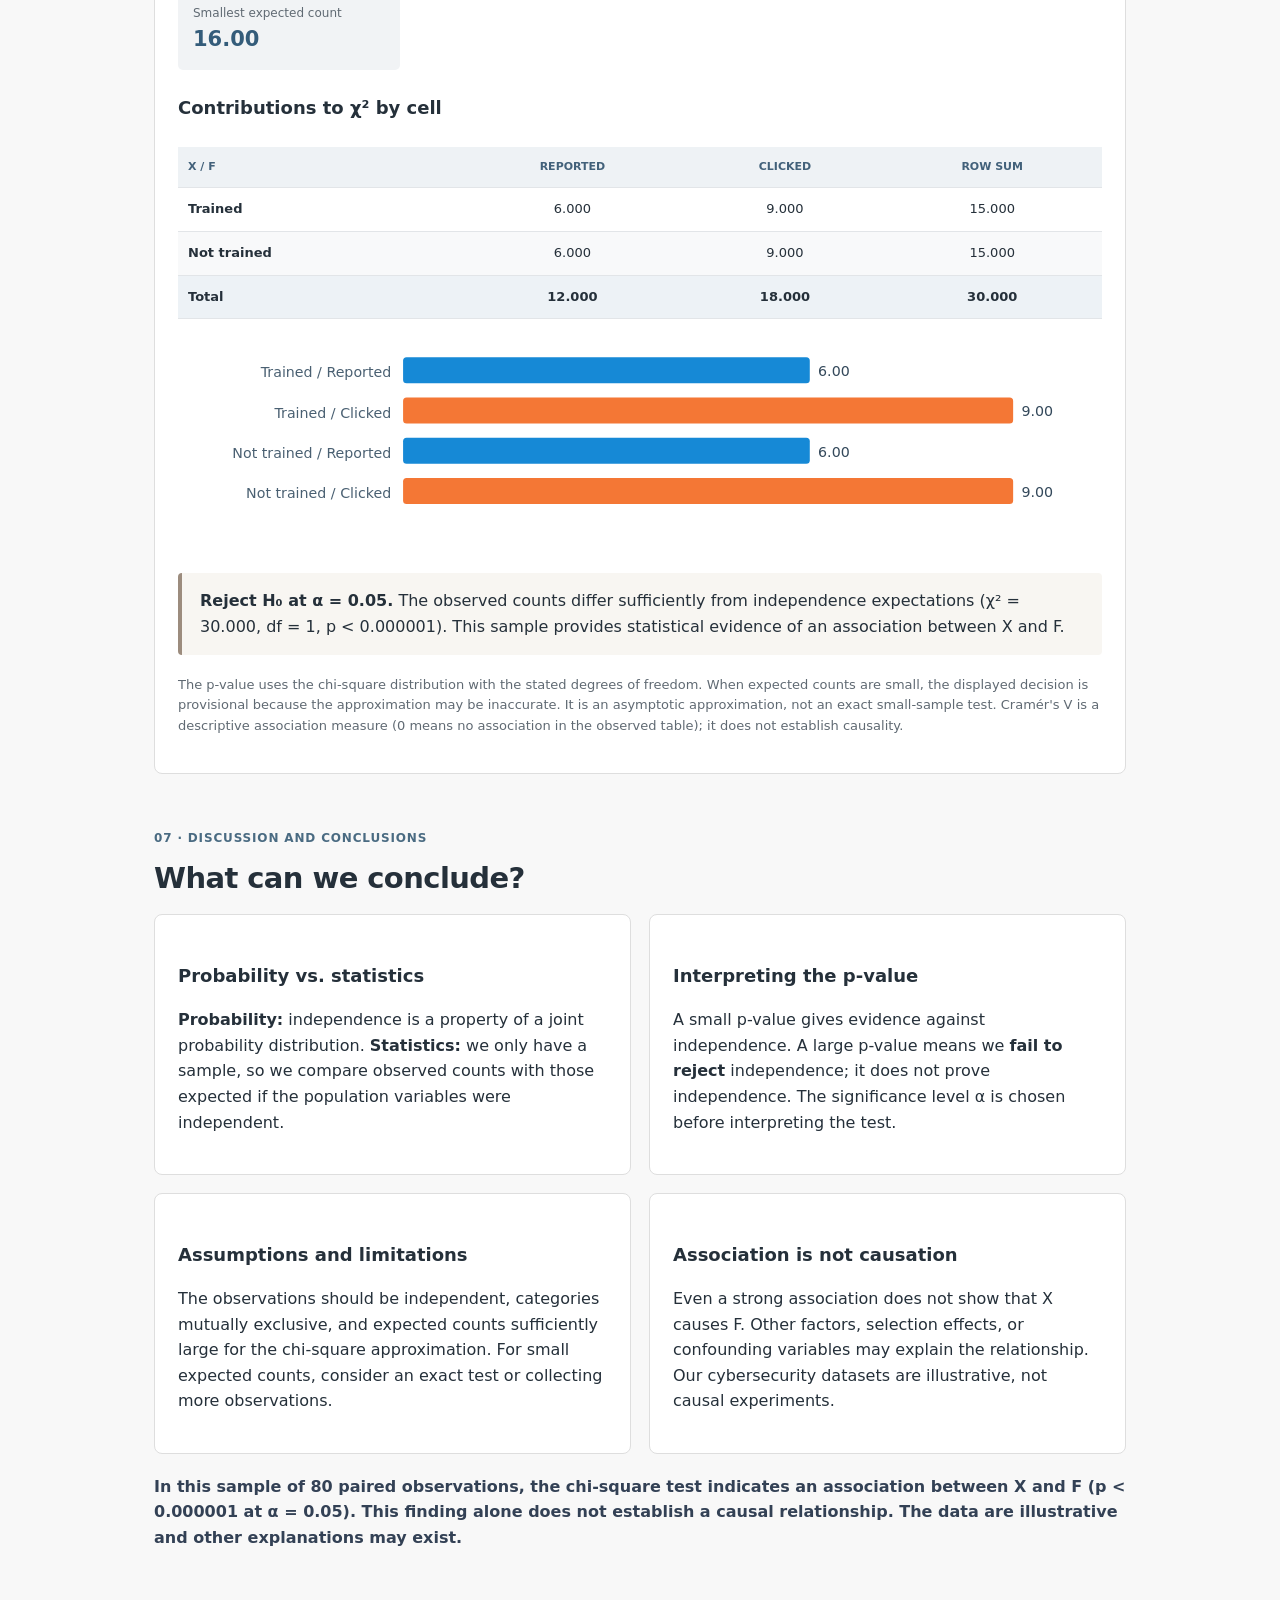
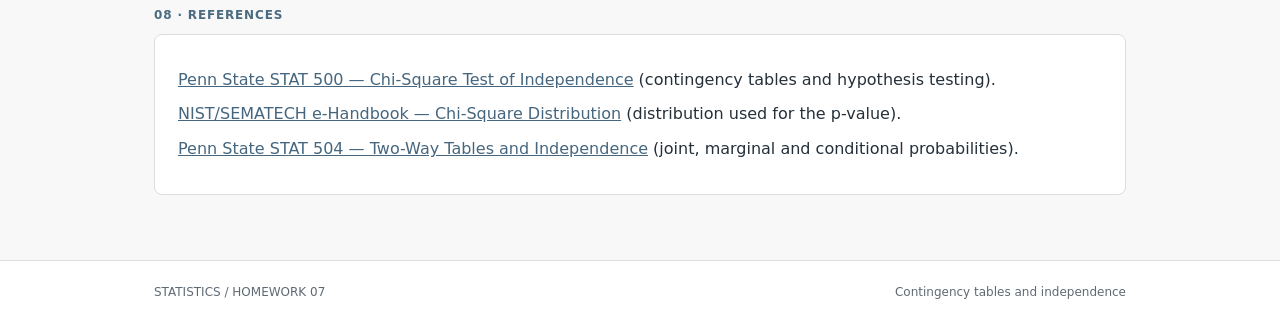
<file: Homework7/index.html>
<!doctype html>
<html lang="en">
<head>
<meta charset="utf-8"><meta name="viewport" content="width=device-width, initial-scale=1">
<title>Homework 7 | Contingency Tables and Statistical Independence</title>
<link rel="stylesheet" href="style.css">
</head>
<body>
<header class="topbar"><div class="wrap top-inner"><div class="brand">Statistics <span class="brand-muted">— Homework 7</span></div><nav><a href="../index.html">Home</a><a href="#experiment">Experiment</a><a href="#statistics">Statistics</a><a href="#discussion">Discussion</a></nav></div></header>
<main class="wrap">
<section class="hero"><p class="eyebrow">STATISTICS / HOMEWORK 07</p><h1>Contingency Tables and Statistical Independence</h1><p class="lead">Build a contingency table from paired observations, explore marginal and conditional frequencies, and test whether two categorical variables are associated.</p></section>
<section class="card intro"><p class="section-number">01 · THE QUESTION</p><h2>Are two variables independent?</h2><p>Suppose we observe two categorical variables, <strong>X</strong> and <strong>F</strong>, for the same subjects. We first count how often each pair of categories occurs. Then we ask: <em>does knowing X change the distribution of F?</em></p><div class="grid2"><div class="formula-box"><strong>Independence in probability</strong><div class="formula">P(X = x, F = f) = P(X = x) · P(F = f)</div><p class="hint">For every pair of categories. Equivalently, P(F = f | X = x) = P(F = f) when P(X = x) &gt; 0.</p></div><div class="formula-box"><strong>Statistical independence test</strong><div class="formula">H₀: X and F are independent<br>H₁: X and F are associated</div><p class="hint">A sample can deviate from perfect independence just by chance. The chi-square test evaluates how unusual the observed deviations are under H₀.</p></div></div></section>
<section class="section" id="experiment"><p class="section-number">02 · INTERACTIVE DATASET</p><h2>Choose or edit paired observations</h2><p class="section-intro">Our cybersecurity example records <strong>Security training (X)</strong> and <strong>Phishing response (F)</strong>. The data are synthetic and illustrate statistical association, not a real-world causal effect.</p>
<div class="card panel"><div class="controls"><label>Example dataset<select id="preset"><option value="associated">Training and phishing response — associated</option><option value="independent">Training and phishing response — balanced</option><option value="custom">Custom dataset</option></select></label><label>Significance level α<select id="alpha"><option value="0.01">0.01</option><option value="0.05" selected>0.05</option><option value="0.10">0.10</option></select></label></div><p class="hint">Enter one pair per line, as <code>X,F</code>. Results update automatically when you edit the data or change the significance level. A header row <code>X,F</code> is optional. Category labels can be words or numbers. Maximum 10,000 observations and 12 categories per variable. For labels containing commas, use a different label without commas.</p><label for="dataset" style="font-size:13px;font-weight:700">Paired observations (CSV)</label><textarea id="dataset" spellcheck="false" aria-label="Paired observations in CSV format"></textarea><div class="button-row"><button id="run">Build tables and run test</button><button class="secondary-button" id="reset">Reset example</button></div><div class="status" id="input-status" role="status"></div><div class="metrics"><div><small>Observations n</small><strong id="n-total">—</strong></div><div><small>X categories</small><strong id="x-count">—</strong></div><div><small>F categories</small><strong id="f-count">—</strong></div><div><small>Degrees of freedom</small><strong id="df">—</strong></div></div></div></section>
<section class="section" id="statistics"><p class="section-number">03 · OBSERVED AND MARGINAL FREQUENCIES</p><h2>Build the contingency table</h2><p>Each cell counts how many observations have both categories. The <strong>row totals</strong> and <strong>column totals</strong> are marginal frequencies. Divide counts by n to obtain relative frequencies.</p><div class="card panel"><h3>Observed counts Oᵢⱼ and marginal totals</h3><div class="table-scroll" id="observed-table"></div><h3>Joint relative frequencies Oᵢⱼ / n</h3><div class="table-scroll" id="joint-table"></div></div></section>
<section class="section"><p class="section-number">04 · CONDITIONAL FREQUENCIES</p><h2>Does knowing X change F?</h2><div class="formula-row"><div><strong>F given X</strong><code>P̂(F = fⱼ | X = xᵢ) = Oᵢⱼ / row totalᵢ</code></div><div><strong>X given F</strong><code>P̂(X = xᵢ | F = fⱼ) = Oᵢⱼ / column totalⱼ</code></div></div><div class="grid2"><div class="card panel"><h3>F conditional on X (row %)</h3><div class="table-scroll" id="row-table"></div></div><div class="card panel"><h3>X conditional on F (column %)</h3><div class="table-scroll" id="column-table"></div></div></div><div class="card panel"><h3>Conditional distribution of F across X groups</h3><div id="association-chart" class="chart" role="img" aria-label="Stacked bars showing F distribution within each X group"></div><div class="bar-legend" id="association-legend"></div><p class="hint">Each bar sums to 100%. If X and F are independent in the population, their conditional distributions are the same.</p></div></section>
<section class="section"><p class="section-number">05 · EXPECTED FREQUENCIES</p><h2>What would we expect under independence?</h2><p>Assuming H₀, each expected count equals its row total times its column total, divided by the sample size.</p><div class="formula">Eᵢⱼ = (row totalᵢ × column totalⱼ) / n</div><div class="card panel"><h3>Expected counts Eᵢⱼ</h3><div class="table-scroll" id="expected-table"></div><h3>Observed vs. expected counts</h3><p class="hint">Blue bars show observed counts; orange bars show the counts predicted by independence.</p><div id="observed-expected-chart" class="chart" role="img" aria-label="Observed and expected counts compared by cell"></div><p id="expected-warning" class="hint"></p></div></section>
<section class="section"><p class="section-number">06 · CHI-SQUARE TEST</p><h2>How far are observed counts from expected counts?</h2><div class="formula-row"><div><strong>Pearson chi-square statistic</strong><code>χ² = Σᵢ Σⱼ (Oᵢⱼ − Eᵢⱼ)² / Eᵢⱼ</code></div><div><strong>Degrees of freedom</strong><code>df = (number of X categories − 1) × (number of F categories − 1)</code></div></div><div class="card panel"><div class="metrics"><div><small>Chi-square χ²</small><strong id="chi2">—</strong></div><div><small>Degrees of freedom</small><strong id="df2">—</strong></div><div><small>p-value</small><strong id="p-value">—</strong></div><div><small>Cramér's V</small><strong id="cramer">—</strong></div><div><small>Smallest expected count</small><strong id="min-expected">—</strong></div></div><h3>Contributions to χ² by cell</h3><div class="table-scroll" id="contributions-table"></div><div id="contribution-chart" class="chart" role="img" aria-label="Chi-square contributions by contingency-table cell"></div><div class="note" id="test-conclusion" role="status"></div><p class="hint">The p-value uses the chi-square distribution with the stated degrees of freedom. When expected counts are small, the displayed decision is provisional because the approximation may be inaccurate. It is an asymptotic approximation, not an exact small-sample test. Cramér's V is a descriptive association measure (0 means no association in the observed table); it does not establish causality.</p></div></section>
<section class="section" id="discussion"><p class="section-number">07 · DISCUSSION AND CONCLUSIONS</p><h2>What can we conclude?</h2><div class="grid2"><article class="card panel"><h3>Probability vs. statistics</h3><p><strong>Probability:</strong> independence is a property of a joint probability distribution. <strong>Statistics:</strong> we only have a sample, so we compare observed counts with those expected if the population variables were independent.</p></article><article class="card panel"><h3>Interpreting the p-value</h3><p>A small p-value gives evidence against independence. A large p-value means we <strong>fail to reject</strong> independence; it does not prove independence. The significance level α is chosen before interpreting the test.</p></article><article class="card panel"><h3>Assumptions and limitations</h3><p>The observations should be independent, categories mutually exclusive, and expected counts sufficiently large for the chi-square approximation. For small expected counts, consider an exact test or collecting more observations.</p></article><article class="card panel"><h3>Association is not causation</h3><p>Even a strong association does not show that X causes F. Other factors, selection effects, or confounding variables may explain the relationship. Our cybersecurity datasets are illustrative, not causal experiments.</p></article></div><p class="closing" id="final-discussion">Run the experiment to generate a dataset-specific conclusion.</p></section>
<section class="section references"><p class="section-number">08 · REFERENCES</p><div class="card panel"><p><a href="https://online.stat.psu.edu/stat500/lesson/8/8.1" target="_blank" rel="noopener">Penn State STAT 500 — Chi-Square Test of Independence</a> (contingency tables and hypothesis testing).</p><p><a href="https://www.itl.nist.gov/div898/handbook/eda/section3/eda3666.htm" target="_blank" rel="noopener">NIST/SEMATECH e-Handbook — Chi-Square Distribution</a> (distribution used for the p-value).</p><p><a href="https://online.stat.psu.edu/stat504/lesson/2/2.1" target="_blank" rel="noopener">Penn State STAT 504 — Two-Way Tables and Independence</a> (joint, marginal and conditional probabilities).</p></div></section>
</main><footer><div class="wrap footer-inner">STATISTICS / HOMEWORK 07 <span>Contingency tables and independence</span></div></footer>
<script src="script.js"></script>
</body></html>
</file>
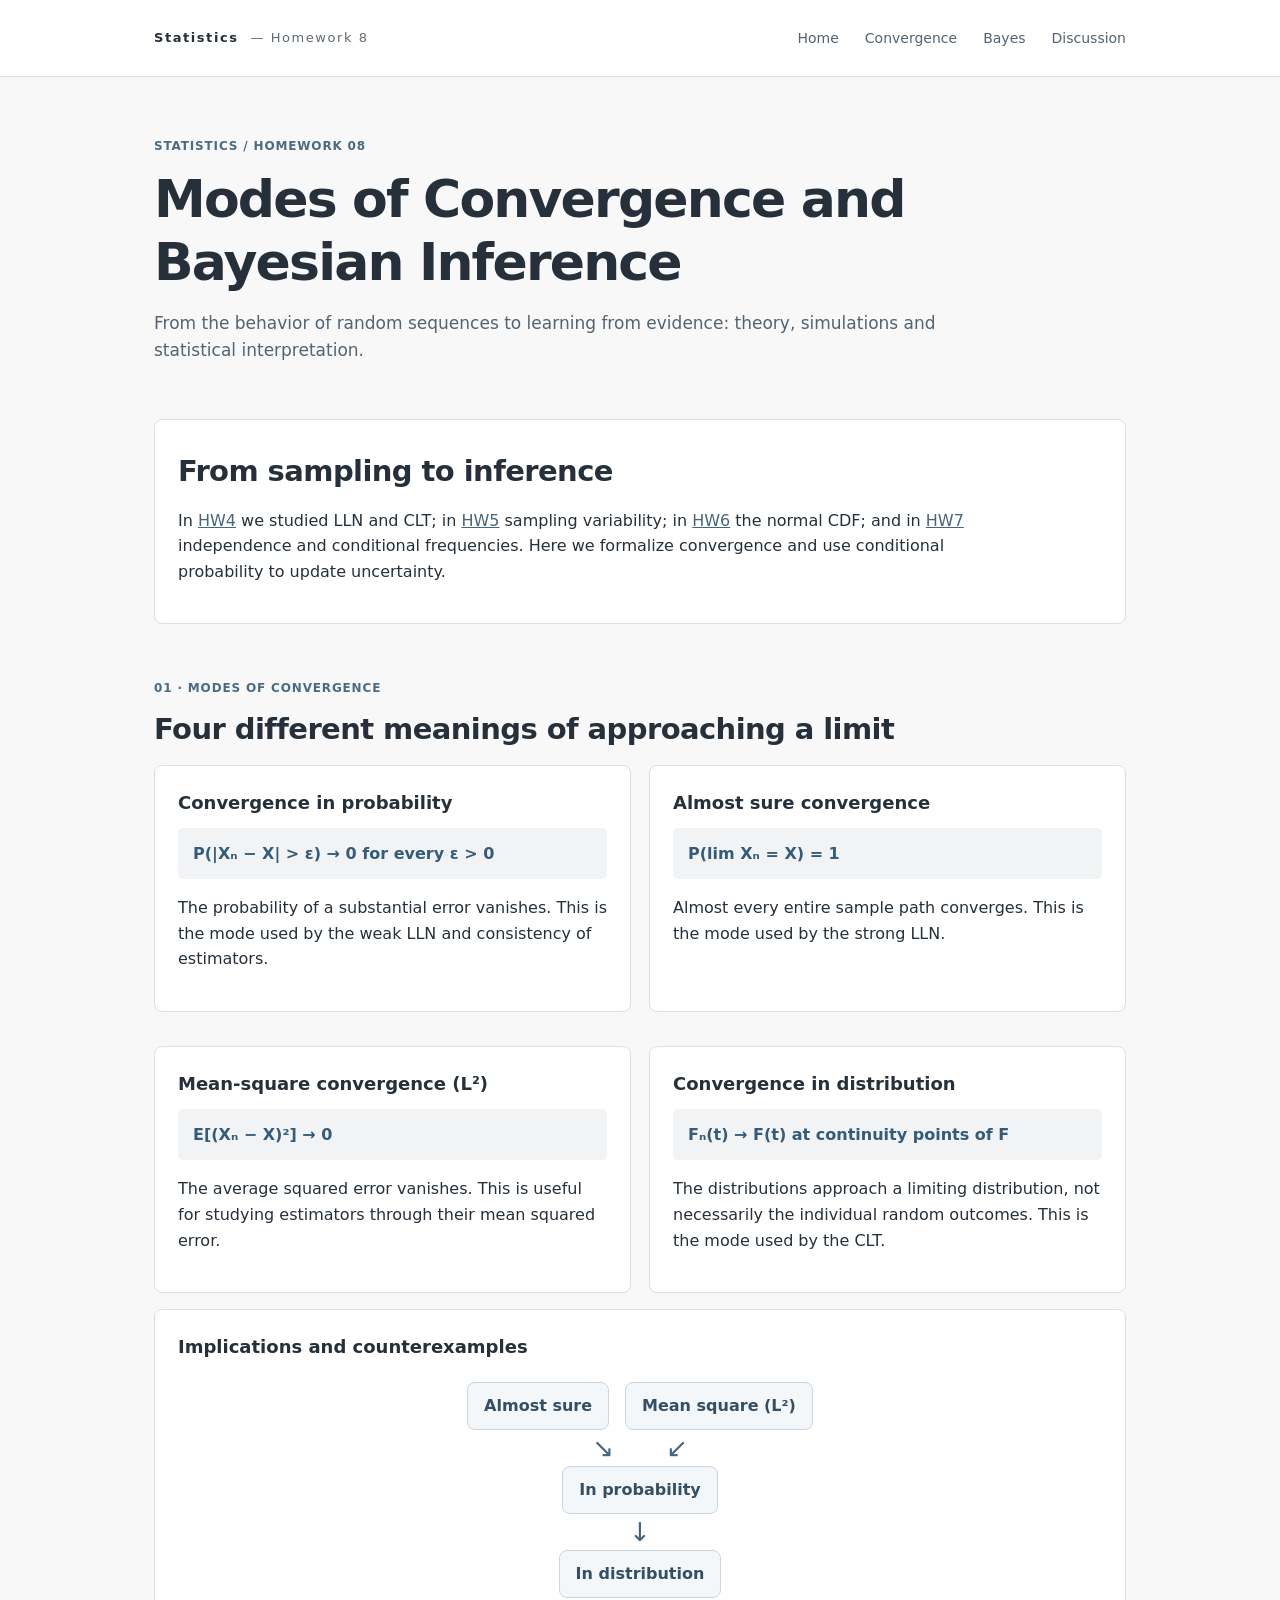
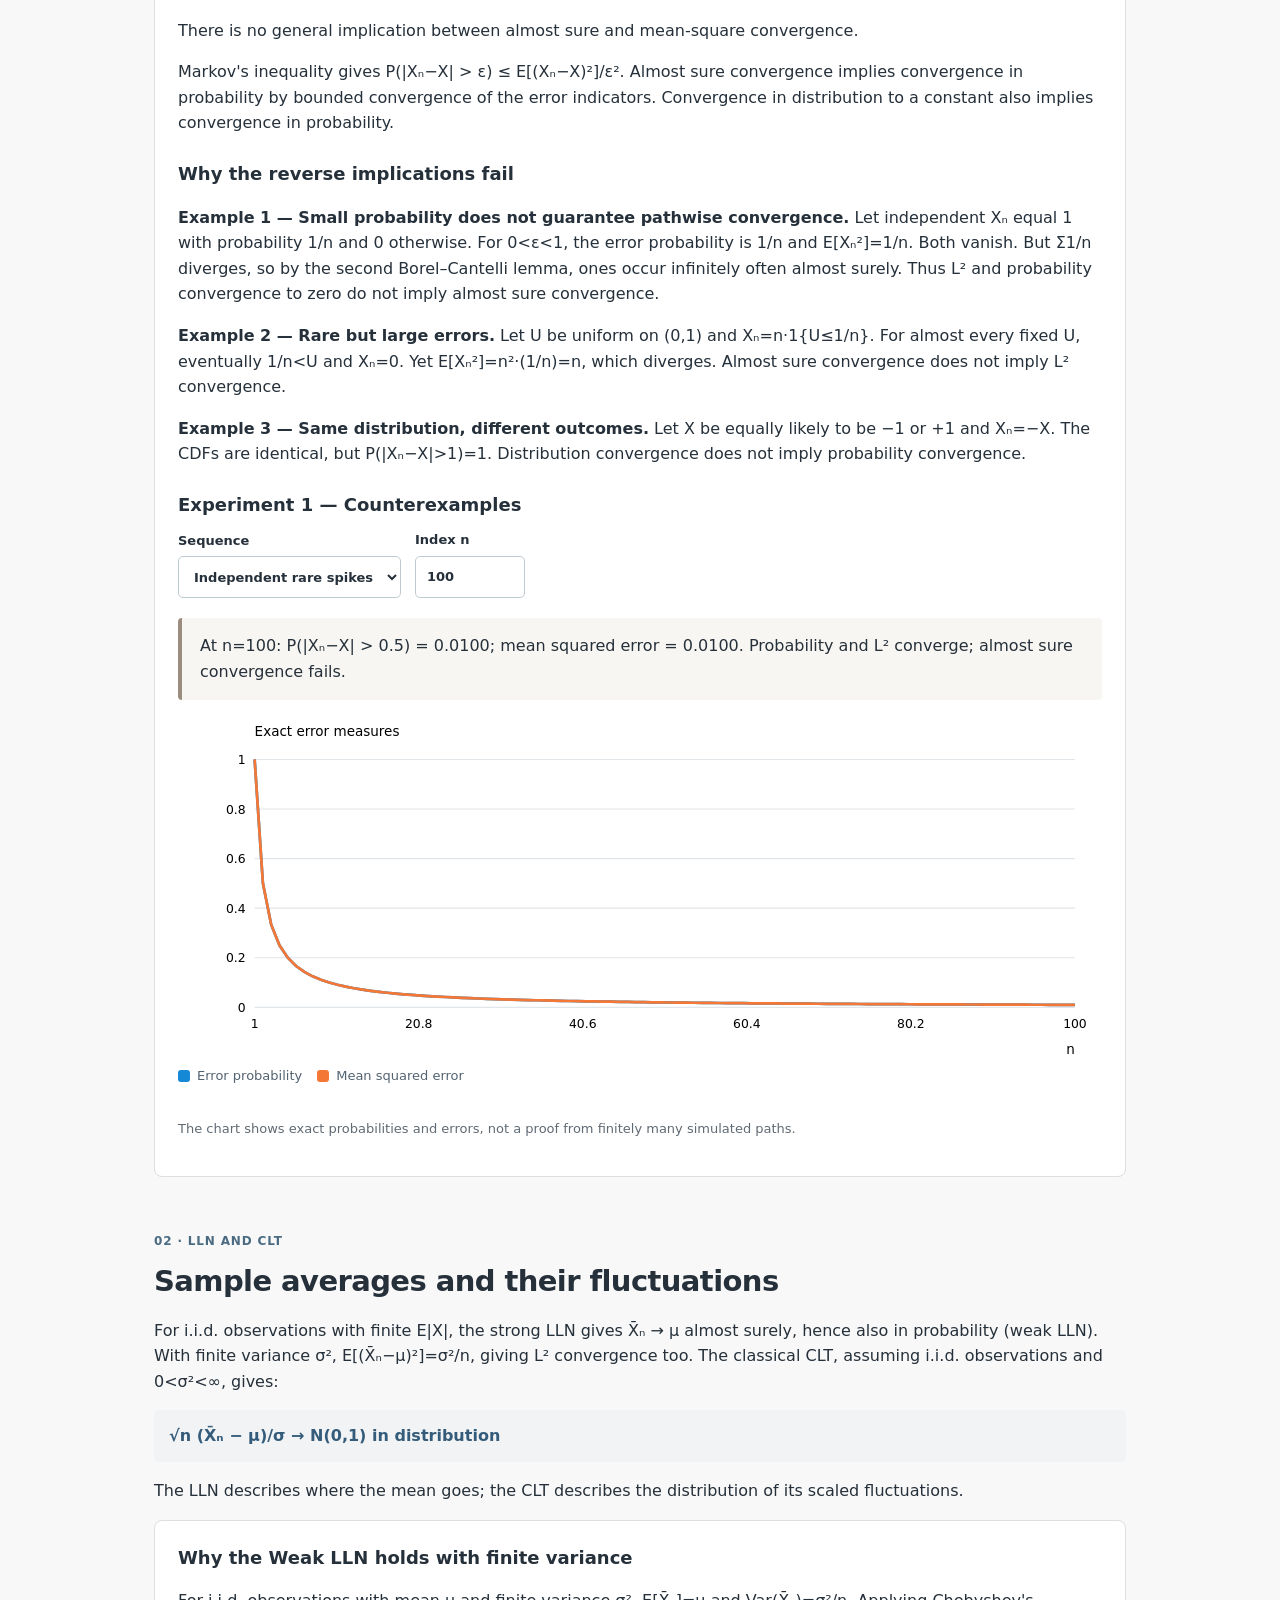
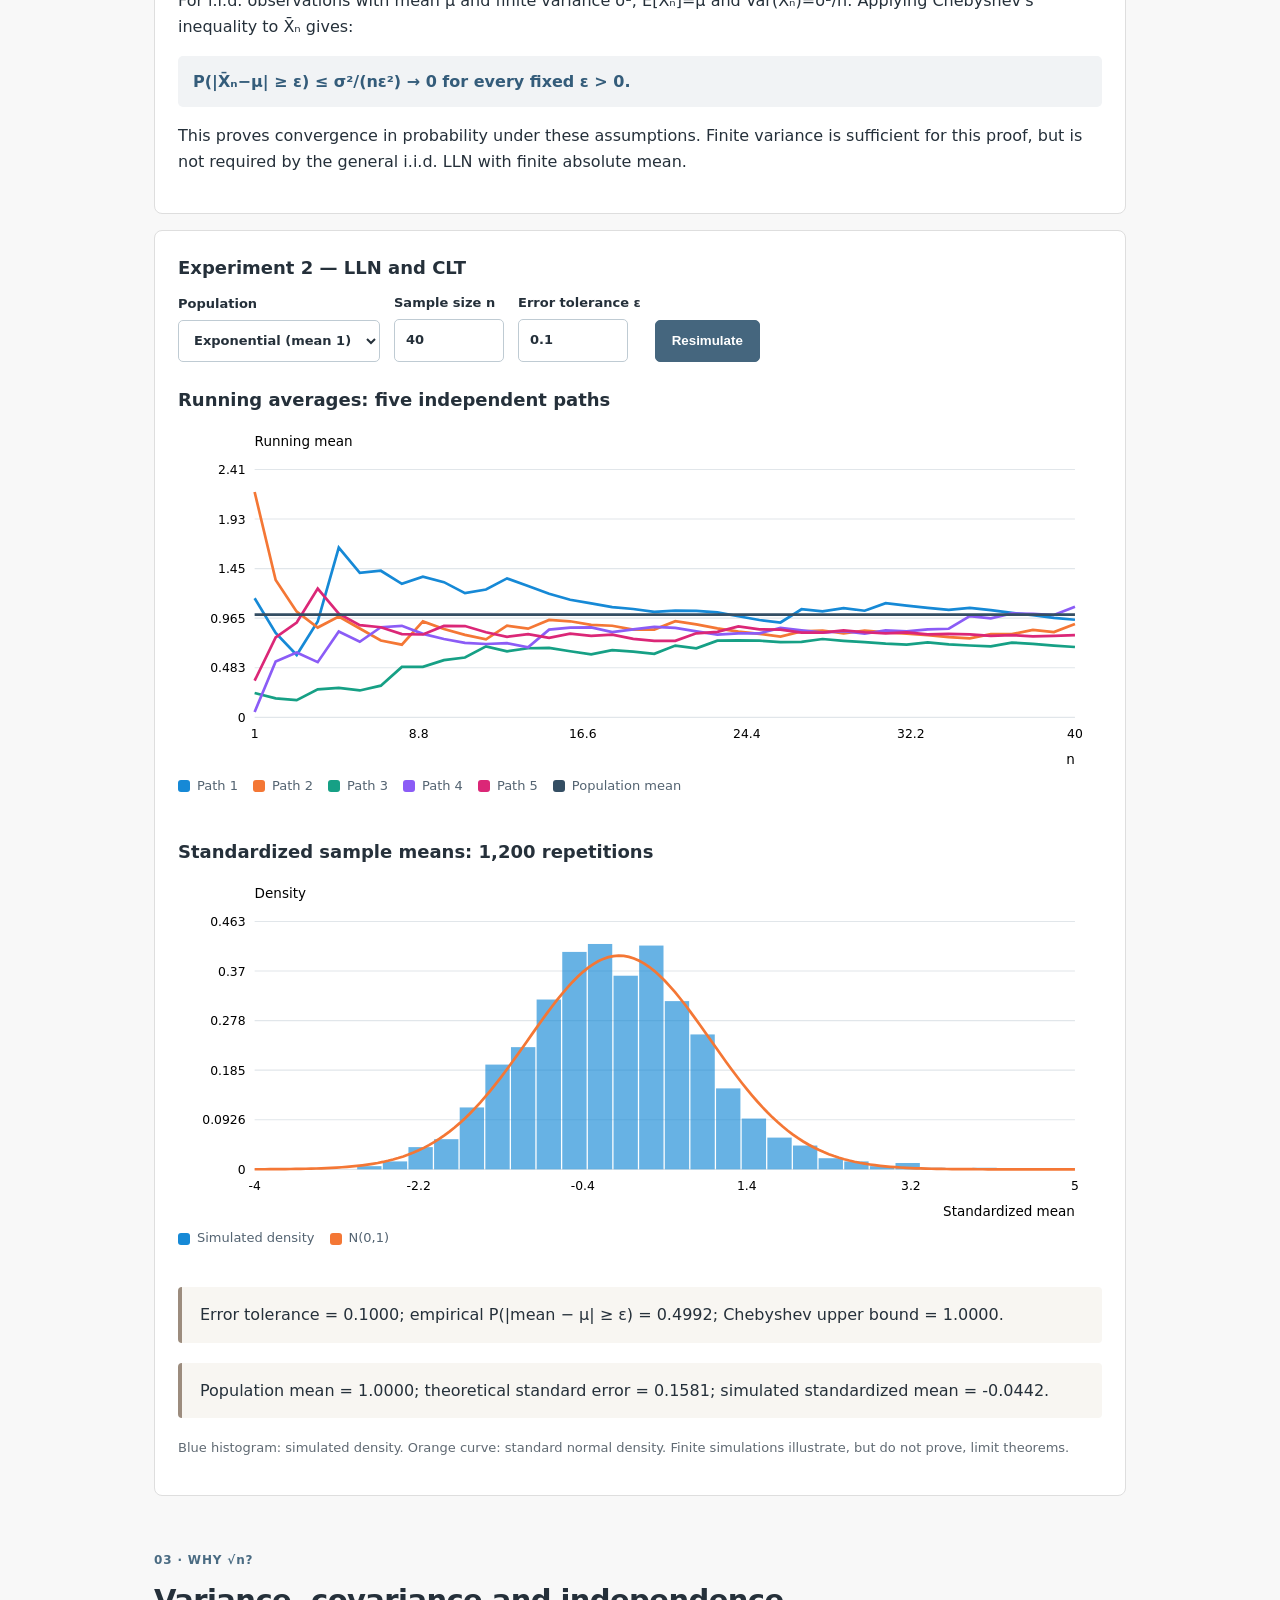
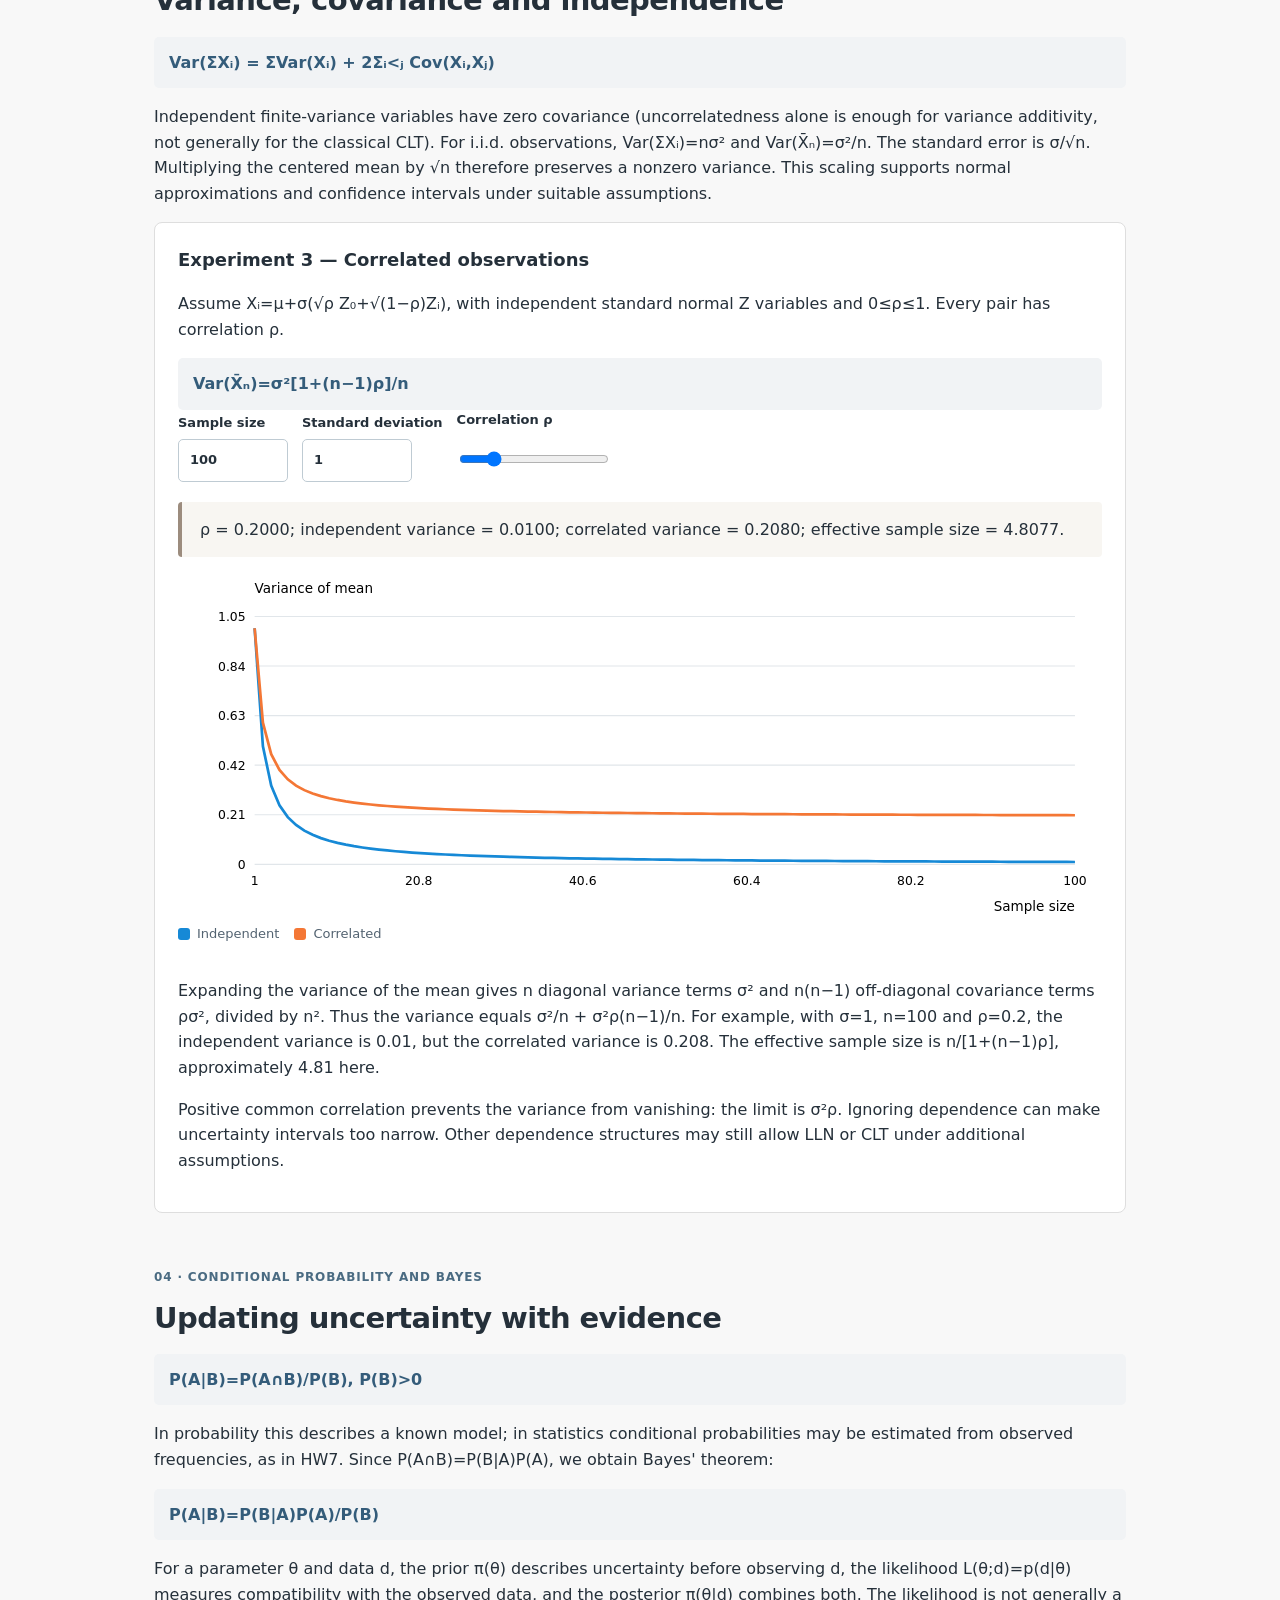
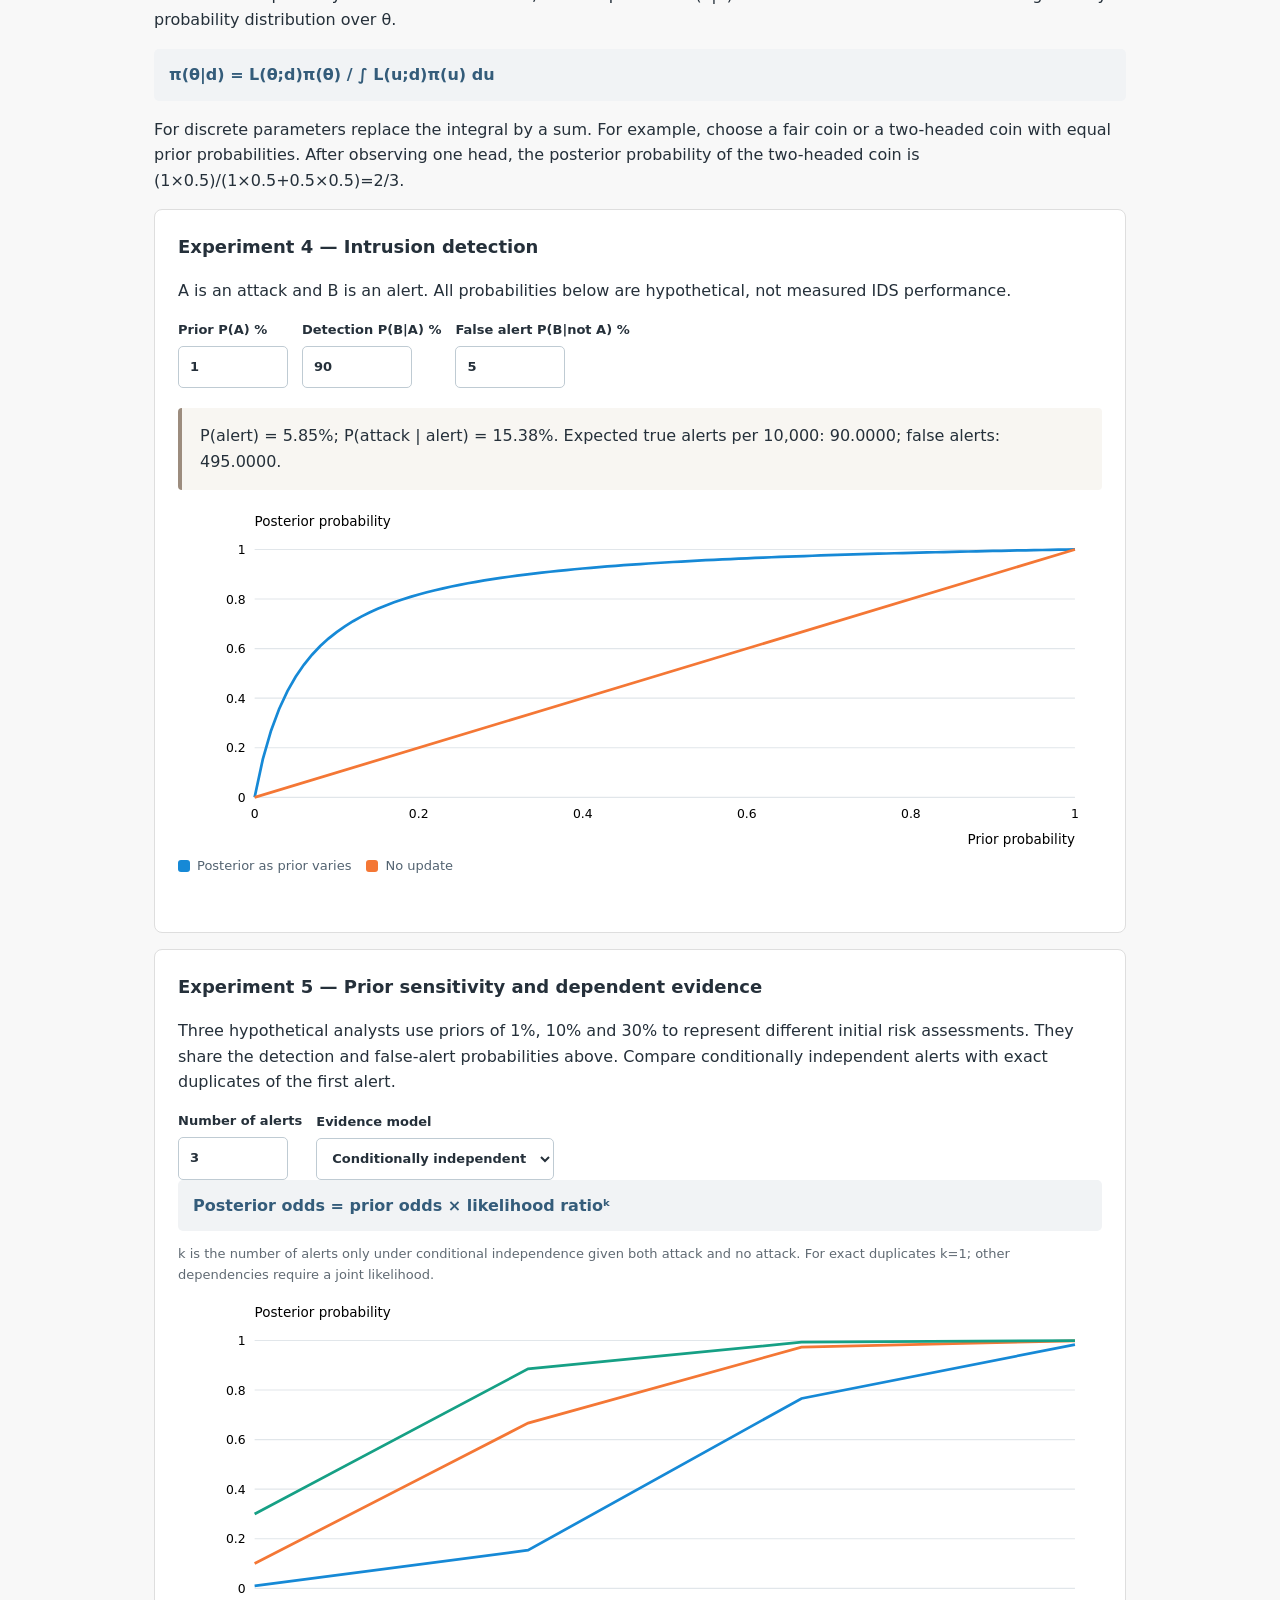
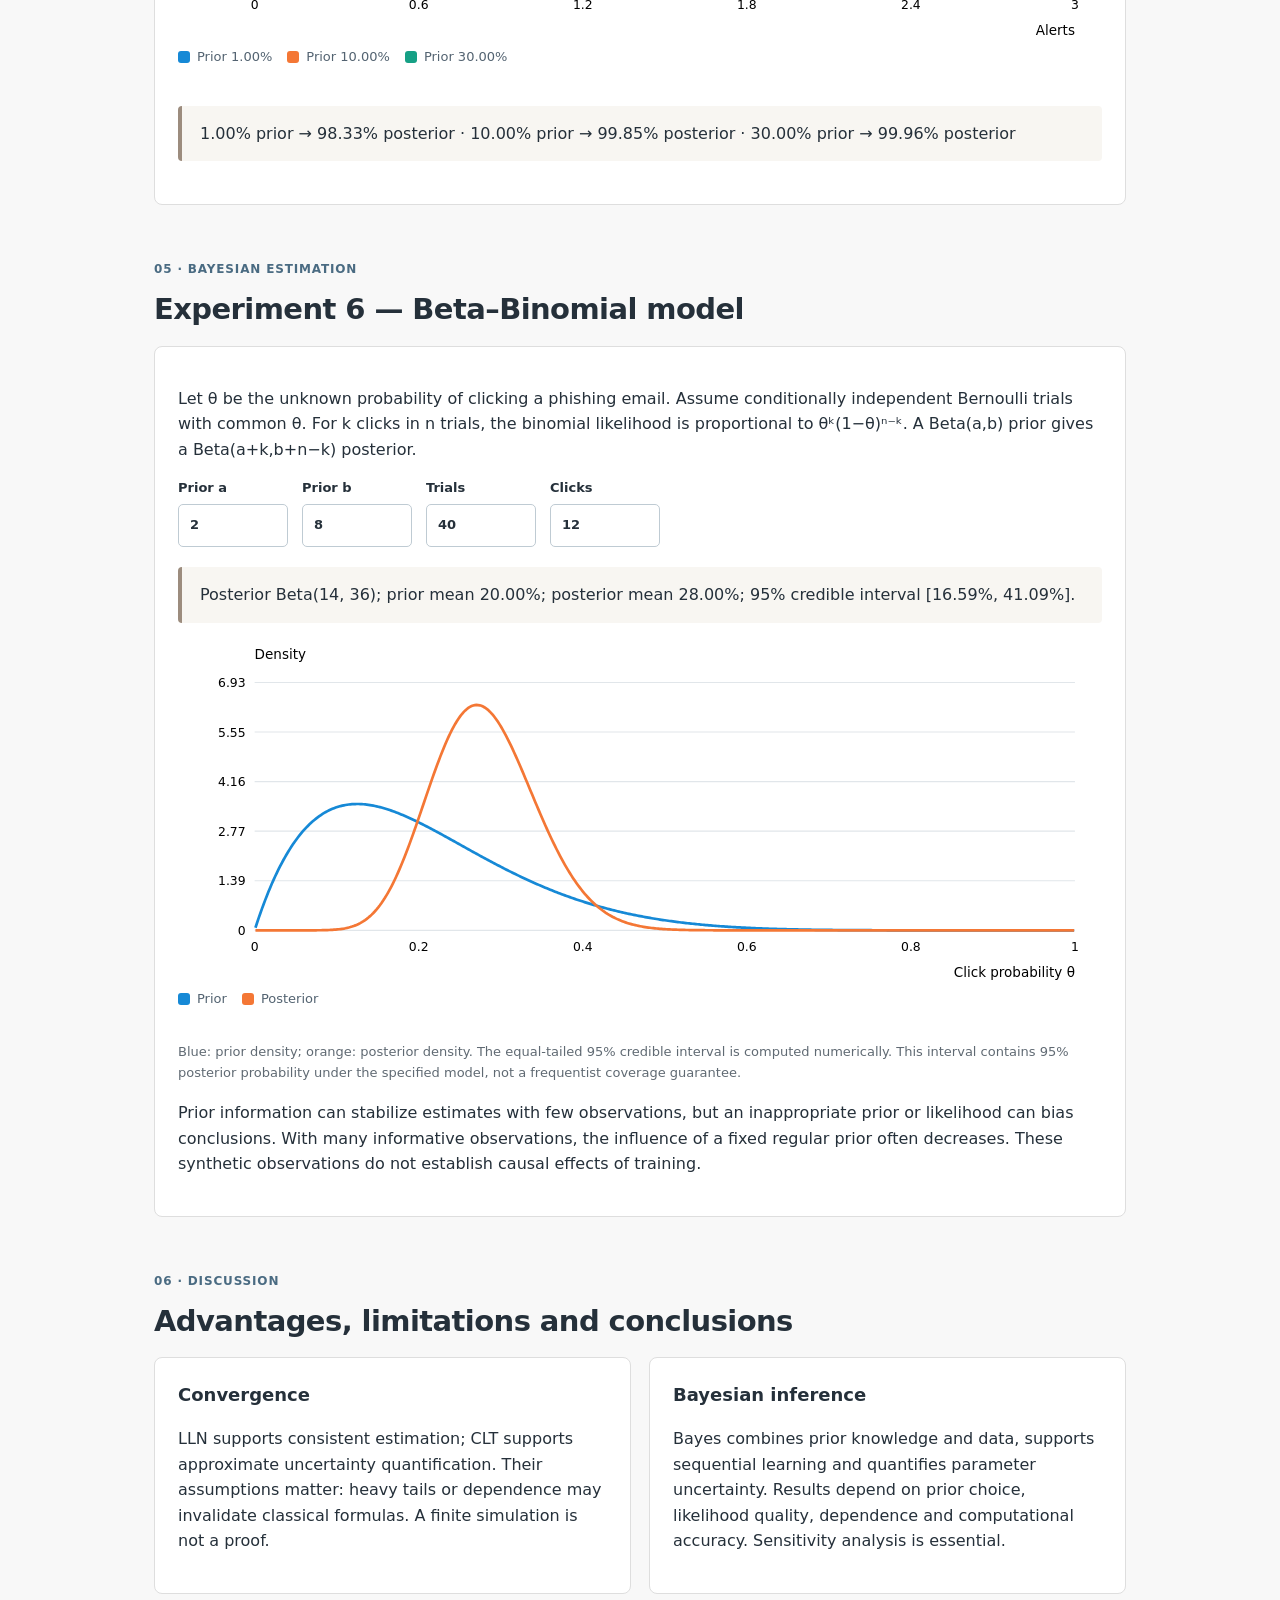
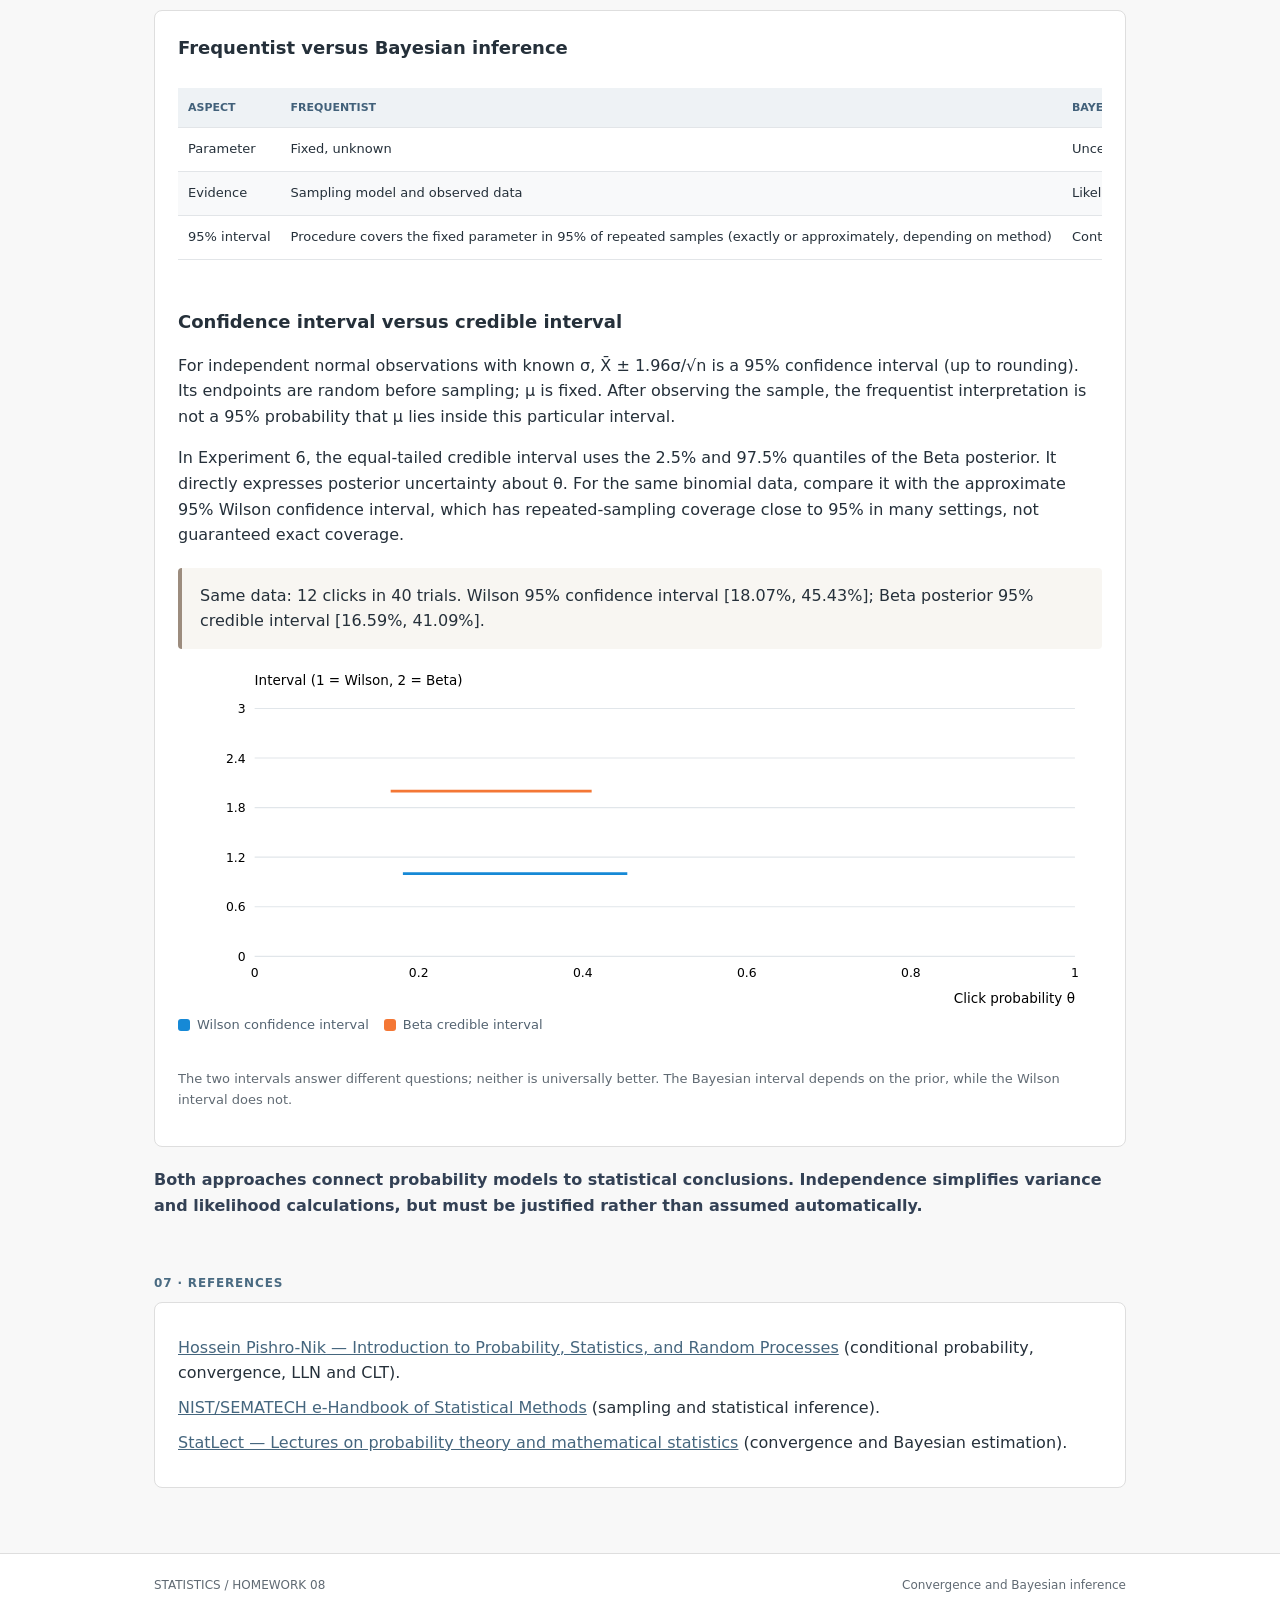
<file: Homework8/index.html>
<!doctype html><html lang="en"><head><meta charset="utf-8"><meta name="viewport" content="width=device-width,initial-scale=1"><title>Homework 8 | Modes of Convergence and Bayesian Inference</title><link rel="stylesheet" href="style.css"></head><body><header class="topbar"><div class="wrap top-inner"><div class="brand">Statistics <span class="brand-muted">— Homework 8</span></div><nav><a href="../index.html">Home</a><a href="#convergence">Convergence</a><a href="#bayes">Bayes</a><a href="#discussion">Discussion</a></nav></div></header><main class="wrap"><section class="hero"><p class="eyebrow">STATISTICS / HOMEWORK 08</p><h1>Modes of Convergence and Bayesian Inference</h1><p class="lead">From the behavior of random sequences to learning from evidence: theory, simulations and statistical interpretation.</p></section>
<section class="card intro"><h2>From sampling to inference</h2><p>In <a href="../Homework4/index.html">HW4</a> we studied LLN and CLT; in <a href="../Homework5/index.html">HW5</a> sampling variability; in <a href="../Homework6/index.html">HW6</a> the normal CDF; and in <a href="../Homework7/index.html">HW7</a> independence and conditional frequencies. Here we formalize convergence and use conditional probability to update uncertainty.</p></section>
<section class="section" id="convergence"><p class="section-number">01 · MODES OF CONVERGENCE</p><h2>Four different meanings of approaching a limit</h2><div class="grid2"><article class="card panel"><h3>Convergence in probability</h3><div class="formula">P(|Xₙ − X| &gt; ε) → 0 for every ε &gt; 0</div><p>The probability of a substantial error vanishes. This is the mode used by the weak LLN and consistency of estimators.</p></article><article class="card panel"><h3>Almost sure convergence</h3><div class="formula">P(lim Xₙ = X) = 1</div><p>Almost every entire sample path converges. This is the mode used by the strong LLN.</p></article><article class="card panel"><h3>Mean-square convergence (L²)</h3><div class="formula">E[(Xₙ − X)²] → 0</div><p>The average squared error vanishes. This is useful for studying estimators through their mean squared error.</p></article><article class="card panel"><h3>Convergence in distribution</h3><div class="formula">Fₙ(t) → F(t) at continuity points of F</div><p>The distributions approach a limiting distribution, not necessarily the individual random outcomes. This is the mode used by the CLT.</p></article></div><div class="card panel"><h3>Implications and counterexamples</h3><div class="convergence-map" role="img" aria-label="Almost sure and mean-square convergence each imply convergence in probability, which implies convergence in distribution"><div class="map-top"><span>Almost sure</span><span>Mean square (L²)</span></div><div class="map-arrows">↘　　↙</div><span>In probability</span><div class="map-arrows">↓</div><span>In distribution</span></div><p>There is no general implication between almost sure and mean-square convergence.</p><p>Markov's inequality gives P(|Xₙ−X| &gt; ε) ≤ E[(Xₙ−X)²]/ε². Almost sure convergence implies convergence in probability by bounded convergence of the error indicators. Convergence in distribution to a constant also implies convergence in probability.</p><h3>Why the reverse implications fail</h3><p><strong>Example 1 — Small probability does not guarantee pathwise convergence.</strong> Let independent Xₙ equal 1 with probability 1/n and 0 otherwise. For 0&lt;ε&lt;1, the error probability is 1/n and E[Xₙ²]=1/n. Both vanish. But Σ1/n diverges, so by the second Borel–Cantelli lemma, ones occur infinitely often almost surely. Thus L² and probability convergence to zero do not imply almost sure convergence.</p><p><strong>Example 2 — Rare but large errors.</strong> Let U be uniform on (0,1) and Xₙ=n·1{U≤1/n}. For almost every fixed U, eventually 1/n&lt;U and Xₙ=0. Yet E[Xₙ²]=n²·(1/n)=n, which diverges. Almost sure convergence does not imply L² convergence.</p><p><strong>Example 3 — Same distribution, different outcomes.</strong> Let X be equally likely to be −1 or +1 and Xₙ=−X. The CDFs are identical, but P(|Xₙ−X|&gt;1)=1. Distribution convergence does not imply probability convergence.</p><h3>Experiment 1 — Counterexamples</h3><div class="controls"><label>Sequence<select id="mode"><option value="rare">Independent rare spikes</option><option value="large">Growing rare spikes</option><option value="sign">Opposite random sign</option></select></label><label>Index n<input id="mn" type="number" min="2" max="1000" value="100"></label></div><div id="modeout" class="note"></div><div id="modechart" class="chart"></div><p class="hint">The chart shows exact probabilities and errors, not a proof from finitely many simulated paths.</p></div></section>
<section class="section"><p class="section-number">02 · LLN AND CLT</p><h2>Sample averages and their fluctuations</h2><p>For i.i.d. observations with finite E|X|, the strong LLN gives X̄ₙ → μ almost surely, hence also in probability (weak LLN). With finite variance σ², E[(X̄ₙ−μ)²]=σ²/n, giving L² convergence too. The classical CLT, assuming i.i.d. observations and 0&lt;σ²&lt;∞, gives:</p><div class="formula">√n (X̄ₙ − μ)/σ → N(0,1) in distribution</div><p>The LLN describes where the mean goes; the CLT describes the distribution of its scaled fluctuations.</p><div class="card panel"><h3>Why the Weak LLN holds with finite variance</h3><p>For i.i.d. observations with mean μ and finite variance σ², E[X̄ₙ]=μ and Var(X̄ₙ)=σ²/n. Applying Chebyshev's inequality to X̄ₙ gives:</p><div class="formula">P(|X̄ₙ−μ| ≥ ε) ≤ σ²/(nε²) → 0 for every fixed ε &gt; 0.</div><p>This proves convergence in probability under these assumptions. Finite variance is sufficient for this proof, but is not required by the general i.i.d. LLN with finite absolute mean.</p></div><div class="card panel"><h3>Experiment 2 — LLN and CLT</h3><div class="controls"><label>Population<select id="dist"><option value="exp">Exponential (mean 1)</option><option value="uniform">Uniform (0,1)</option><option value="bern">Bernoulli (p=0.3)</option></select></label><label>Sample size n<input id="n" type="number" min="2" max="500" value="40"></label><label>Error tolerance ε<input id="eps" type="number" min="0.01" max="2" step="0.01" value="0.1"></label><button id="simulate">Resimulate</button></div><h3>Running averages: five independent paths</h3><div id="lln-chart" class="chart"></div><h3>Standardized sample means: 1,200 repetitions</h3><div id="clt-chart" class="chart"></div><p id="chebout" class="note"></p><p id="cltinfo" class="note"></p><p class="hint">Blue histogram: simulated density. Orange curve: standard normal density. Finite simulations illustrate, but do not prove, limit theorems.</p></div></section>
<section class="section"><p class="section-number">03 · WHY √n?</p><h2>Variance, covariance and independence</h2><div class="formula">Var(ΣXᵢ) = ΣVar(Xᵢ) + 2Σᵢ&lt;ⱼ Cov(Xᵢ,Xⱼ)</div><p>Independent finite-variance variables have zero covariance (uncorrelatedness alone is enough for variance additivity, not generally for the classical CLT). For i.i.d. observations, Var(ΣXᵢ)=nσ² and Var(X̄ₙ)=σ²/n. The standard error is σ/√n. Multiplying the centered mean by √n therefore preserves a nonzero variance. This scaling supports normal approximations and confidence intervals under suitable assumptions.</p><div class="card panel"><h3>Experiment 3 — Correlated observations</h3><p>Assume Xᵢ=μ+σ(√ρ Z₀+√(1−ρ)Zᵢ), with independent standard normal Z variables and 0≤ρ≤1. Every pair has correlation ρ.</p><div class="formula">Var(X̄ₙ)=σ²[1+(n−1)ρ]/n</div><div class="controls"><label>Sample size<input id="vn" type="number" min="2" max="1000" value="100"></label><label>Standard deviation<input id="sigma" type="number" min="0.1" max="10" step="0.1" value="1"></label><label>Correlation ρ<input id="rho" type="range" min="0" max="1" step="0.01" value="0.2"></label></div><div id="varout" class="note"></div><div id="variance-chart" class="chart"></div><p>Expanding the variance of the mean gives n diagonal variance terms σ² and n(n−1) off-diagonal covariance terms ρσ², divided by n². Thus the variance equals σ²/n + σ²ρ(n−1)/n. For example, with σ=1, n=100 and ρ=0.2, the independent variance is 0.01, but the correlated variance is 0.208. The effective sample size is n/[1+(n−1)ρ], approximately 4.81 here.</p><p>Positive common correlation prevents the variance from vanishing: the limit is σ²ρ. Ignoring dependence can make uncertainty intervals too narrow. Other dependence structures may still allow LLN or CLT under additional assumptions.</p></div></section>
<section class="section" id="bayes"><p class="section-number">04 · CONDITIONAL PROBABILITY AND BAYES</p><h2>Updating uncertainty with evidence</h2><div class="formula">P(A|B)=P(A∩B)/P(B), P(B)&gt;0</div><p>In probability this describes a known model; in statistics conditional probabilities may be estimated from observed frequencies, as in HW7. Since P(A∩B)=P(B|A)P(A), we obtain Bayes' theorem:</p><div class="formula">P(A|B)=P(B|A)P(A)/P(B)</div><p>For a parameter θ and data d, the prior π(θ) describes uncertainty before observing d, the likelihood L(θ;d)=p(d|θ) measures compatibility with the observed data, and the posterior π(θ|d) combines both. The likelihood is not generally a probability distribution over θ.</p><div class="formula">π(θ|d) = L(θ;d)π(θ) / ∫ L(u;d)π(u) du</div><p>For discrete parameters replace the integral by a sum. For example, choose a fair coin or a two-headed coin with equal prior probabilities. After observing one head, the posterior probability of the two-headed coin is (1×0.5)/(1×0.5+0.5×0.5)=2/3.</p><div class="card panel"><h3>Experiment 4 — Intrusion detection</h3><p>A is an attack and B is an alert. All probabilities below are hypothetical, not measured IDS performance.</p><div class="controls"><label>Prior P(A) %<input id="prior" type="number" min="0.1" max="99.9" step="0.1" value="1"></label><label>Detection P(B|A) %<input id="sens" type="number" min="1" max="99" value="90"></label><label>False alert P(B|not A) %<input id="fp" type="number" min="1" max="99" value="5"></label></div><div id="bayesout" class="note"></div><div id="bayeschart" class="chart"></div></div><div class="card panel"><h3>Experiment 5 — Prior sensitivity and dependent evidence</h3><p>Three hypothetical analysts use priors of 1%, 10% and 30% to represent different initial risk assessments. They share the detection and false-alert probabilities above. Compare conditionally independent alerts with exact duplicates of the first alert.</p><div class="controls"><label>Number of alerts<input id="alerts" type="number" min="1" max="10" value="3"></label><label>Evidence model<select id="dep"><option value="ind">Conditionally independent</option><option value="dup">Exact duplicates</option></select></label></div><div class="formula">Posterior odds = prior odds × likelihood ratioᵏ</div><p class="hint">k is the number of alerts only under conditional independence given both attack and no attack. For exact duplicates k=1; other dependencies require a joint likelihood.</p><div id="priorchart" class="chart"></div><div id="priorout" class="note"></div></div></section>
<section class="section"><p class="section-number">05 · BAYESIAN ESTIMATION</p><h2>Experiment 6 — Beta–Binomial model</h2><div class="card panel"><p>Let θ be the unknown probability of clicking a phishing email. Assume conditionally independent Bernoulli trials with common θ. For k clicks in n trials, the binomial likelihood is proportional to θᵏ(1−θ)ⁿ⁻ᵏ. A Beta(a,b) prior gives a Beta(a+k,b+n−k) posterior.</p><div class="controls"><label>Prior a<input id="a" type="number" min="1" max="30" value="2"></label><label>Prior b<input id="b" type="number" min="1" max="30" value="8"></label><label>Trials<input id="trials" type="number" min="1" max="300" value="40"></label><label>Clicks<input id="clicks" type="number" min="0" max="40" value="12"></label></div><div id="betaout" class="note"></div><div id="betachart" class="chart"></div><p class="hint">Blue: prior density; orange: posterior density. The equal-tailed 95% credible interval is computed numerically. This interval contains 95% posterior probability under the specified model, not a frequentist coverage guarantee.</p><p>Prior information can stabilize estimates with few observations, but an inappropriate prior or likelihood can bias conclusions. With many informative observations, the influence of a fixed regular prior often decreases. These synthetic observations do not establish causal effects of training.</p></div></section>
<section class="section" id="discussion"><p class="section-number">06 · DISCUSSION</p><h2>Advantages, limitations and conclusions</h2><div class="grid2"><article class="card panel"><h3>Convergence</h3><p>LLN supports consistent estimation; CLT supports approximate uncertainty quantification. Their assumptions matter: heavy tails or dependence may invalidate classical formulas. A finite simulation is not a proof.</p></article><article class="card panel"><h3>Bayesian inference</h3><p>Bayes combines prior knowledge and data, supports sequential learning and quantifies parameter uncertainty. Results depend on prior choice, likelihood quality, dependence and computational accuracy. Sensitivity analysis is essential.</p></article></div><div class="card panel"><h3>Frequentist versus Bayesian inference</h3><div style="overflow-x:auto"><table><thead><tr><th>Aspect</th><th>Frequentist</th><th>Bayesian</th></tr></thead><tbody><tr><td>Parameter</td><td>Fixed, unknown</td><td>Uncertainty represented by a distribution</td></tr><tr><td>Evidence</td><td>Sampling model and observed data</td><td>Likelihood and prior</td></tr><tr><td>95% interval</td><td>Procedure covers the fixed parameter in 95% of repeated samples (exactly or approximately, depending on method)</td><td>Contains 95% posterior probability conditional on data and model</td></tr></tbody></table></div><h3>Confidence interval versus credible interval</h3><p>For independent normal observations with known σ, X̄ ± 1.96σ/√n is a 95% confidence interval (up to rounding). Its endpoints are random before sampling; μ is fixed. After observing the sample, the frequentist interpretation is not a 95% probability that μ lies inside this particular interval.</p><p>In Experiment 6, the equal-tailed credible interval uses the 2.5% and 97.5% quantiles of the Beta posterior. It directly expresses posterior uncertainty about θ. For the same binomial data, compare it with the approximate 95% Wilson confidence interval, which has repeated-sampling coverage close to 95% in many settings, not guaranteed exact coverage.</p><p id="intervalout" class="note"></p><div id="intervalchart" class="chart"></div><p class="hint">The two intervals answer different questions; neither is universally better. The Bayesian interval depends on the prior, while the Wilson interval does not.</p></div><p class="closing">Both approaches connect probability models to statistical conclusions. Independence simplifies variance and likelihood calculations, but must be justified rather than assumed automatically.</p></section><section class="section references"><p class="section-number">07 · REFERENCES</p><div class="card panel"><p><a href="https://www.probabilitycourse.com/">Hossein Pishro-Nik — Introduction to Probability, Statistics, and Random Processes</a> (conditional probability, convergence, LLN and CLT).</p><p><a href="https://www.itl.nist.gov/div898/handbook/">NIST/SEMATECH e-Handbook of Statistical Methods</a> (sampling and statistical inference).</p><p><a href="https://www.statlect.com/">StatLect — Lectures on probability theory and mathematical statistics</a> (convergence and Bayesian estimation).</p></div></section></main><footer><div class="wrap footer-inner">STATISTICS / HOMEWORK 08 <span>Convergence and Bayesian inference</span></div></footer><script src="script.js"></script></body></html>
</file>
<file: style.css>
:root{--ink:#18342f;--muted:#61726d;--cream:#f7f6f0;--white:#fff;--line:#dfe6de;--teal:#227b68;--teal-light:#e7f1e9;--orange:#d37b45;--orange-light:#fff0e3}*{box-sizing:border-box}html{scroll-behavior:smooth}body{margin:0;background:var(--cream);color:var(--ink);font:16px/1.65 system-ui,-apple-system,'Segoe UI',sans-serif}a{color:inherit;text-decoration:none}.wrap{max-width:1120px;margin:auto;padding:0 24px}.topbar{background:var(--white);border-bottom:1px solid var(--line)}.top-inner{display:flex;align-items:center;justify-content:space-between;gap:20px;min-height:76px}.brand{font-weight:850;letter-spacing:.12em;font-size:13px;display:flex;align-items:center;gap:12px}.brand-mark{display:grid;place-items:center;border-radius:12px;background:var(--teal);color:#fff;width:36px;height:36px;font-size:26px}.brand-muted{color:var(--muted);font-weight:500}.topbar nav{display:flex;gap:26px;font-size:14px;color:var(--muted)}.topbar nav a:hover{color:var(--teal)}.hero{padding-top:88px;padding-bottom:80px}.eyebrow,.section-number{color:var(--teal);font-weight:800;letter-spacing:.16em;font-size:12px}.hero h1{font-family:Georgia,serif;font-size:clamp(58px,9vw,108px);letter-spacing:-.065em;line-height:1.05;margin:20px 0}.hero h1 em{font-weight:400;color:var(--teal)}.lead{max-width:700px;font-size:21px;color:#425b53;line-height:1.6}.hero-pills{display:flex;flex-wrap:wrap;gap:10px;margin-top:28px}.hero-pills span,.small-tag{border:1px solid #cfded4;border-radius:30px;padding:6px 13px;font-size:12px;color:#527166;background:#f0f4ed}.card{background:var(--white);border:1px solid var(--line);border-radius:18px;box-shadow:0 4px 20px #173d2910}.intro{padding:36px;display:grid;grid-template-columns:1.6fr 1fr;gap:44px}.intro h2,.section h2{font:normal 42px/1.15 Georgia,serif;letter-spacing:-.04em;margin:12px 0 20px}.intro p{max-width:640px}.subtle,.muted,.footnote{color:var(--muted)}.subtle{font-size:14px}.formula-card{border-radius:14px;background:#eaf3ec;padding:28px;display:flex;flex-direction:column;gap:7px;justify-content:center;align-items:center;text-align:center}.formula-card span{font-size:11px;font-weight:800;letter-spacing:.15em;color:#668175}.formula-card strong{font:40px Georgia,serif}.formula-card b{font-size:15px;color:var(--teal);padding:6px}.section{margin-top:84px;scroll-margin-top:20px}.section-heading{display:flex;justify-content:space-between;align-items:center;gap:20px}.parameters{display:grid;grid-template-columns:2fr repeat(3,1fr);gap:12px;margin:16px 0}.parameters>div{background:#e8eee6;padding:18px 20px;border-radius:12px}.parameters small,.result-strip small{display:block;font-size:12px;color:var(--muted);margin-bottom:5px}.parameters strong{font-size:17px}.work-card,.stat-card{padding:30px;margin:18px 0}.controls{display:flex;align-items:center;gap:10px;flex-wrap:wrap}.controls label{font-weight:700}.controls label small{font-weight:400;color:var(--muted)}input,select{border:1px solid #bdcfc4;border-radius:9px;padding:11px 14px;font:inherit;background:#fff;color:var(--ink)}input{width:105px}button{background:var(--teal);border:1px solid var(--teal);color:#fff;padding:12px 18px;border-radius:9px;font:700 14px system-ui;cursor:pointer}button:hover{filter:brightness(.92)}button.secondary{background:#fff;color:var(--teal)}button:disabled{opacity:.55;cursor:default}.field-note{color:#a13f29;min-height:1em;font-size:13px;margin:5px 0}.result-strip{background:var(--ink);color:#fff;border-radius:12px;padding:22px;display:grid;grid-template-columns:2fr 1fr 1fr;gap:20px;margin:12px 0 30px}.result-strip small{color:#b4ccc2}.result-strip strong{font:30px Georgia,serif;color:#bce4cf}.split,.two-cards{display:grid;grid-template-columns:1fr 1fr;gap:26px}.split h3,.stat-card h3{margin:8px 0;font-size:19px}.muted{font-size:14px;margin:4px 0 18px}.table-scroll{overflow:auto}table{border-collapse:collapse;width:100%;font-size:14px}th,td{padding:11px 14px;border-bottom:1px solid #e8ece8;text-align:left}th{background:#eef3ed;color:#416156;font-size:12px;text-transform:uppercase;letter-spacing:.06em}tbody tr:nth-child(even){background:#fafbf8}.plot{background:#fbfcf9;border:1px solid var(--line);border-radius:12px;min-height:340px;padding:10px}.plot svg{display:block;width:100%;height:auto;max-height:430px}.footnote{font-size:12px;line-height:1.6}.explainer{padding:26px}.explainer h3{margin-top:0}.math{background:#f0f4ee;border-radius:8px;margin:9px 0;padding:12px 15px;font-family:Georgia,serif;font-size:16px;overflow-wrap:anywhere}.note{background:var(--orange-light);border-left:4px solid var(--orange);padding:18px 22px;border-radius:9px;margin:18px 0}.section-lead{color:var(--muted);max-width:800px}.stat-controls{display:flex;align-items:center;justify-content:space-between;gap:20px;flex-wrap:wrap}.stat-card h4{margin:10px 0}.bar-chart{display:flex;flex-direction:column;gap:9px;margin:18px 0 30px}.bar-row{display:grid;grid-template-columns:45px 1fr 78px;align-items:center;gap:10px;font-size:13px}.bar-row>span:last-child{text-align:right;font-variant-numeric:tabular-nums;color:var(--muted)}.bar-track{height:13px;background:#e7ece7;border-radius:20px;overflow:hidden}.bar-fill{height:100%;background:var(--teal);border-radius:20px}.bar-chart.orange .bar-fill{background:var(--orange)}.metric{background:#f2f6f0;border-radius:10px;padding:12px 15px;margin:12px 0}.metric strong{color:var(--teal)}.discussion-grid{display:grid;grid-template-columns:1fr 1fr;gap:22px}.discussion-item{display:flex;gap:18px;border-top:1px solid #cedbd1;padding-top:18px}.discussion-item>span{font-size:13px;color:var(--teal);font-weight:800}.discussion-item h3{margin:0 0 6px;font-size:18px}.discussion-item p{margin:0;color:#4e655b;font-size:15px}.conclusion{margin:28px 0 90px;background:#e8f1e8;border-radius:14px;padding:26px 30px}.conclusion p{margin-bottom:0}footer{border-top:1px solid var(--line);background:#fff}.footer-inner{padding-top:24px;padding-bottom:24px;display:flex;justify-content:space-between;gap:16px;color:var(--muted);font-size:12px}@media(max-width:800px){.intro,.split,.two-cards,.discussion-grid{grid-template-columns:1fr}.parameters{grid-template-columns:1fr 1fr}.result-strip{grid-template-columns:1fr 1fr}.topbar nav{gap:12px}.hero{padding-top:60px;padding-bottom:55px}.section{margin-top:55px}}@media(max-width:500px){.wrap{padding:0 15px}.topbar nav{display:none}.intro,.work-card,.stat-card,.explainer{padding:20px}.parameters{grid-template-columns:1fr}.result-strip{grid-template-columns:1fr}.hero h1{font-size:58px}.section h2,.intro h2{font-size:34px}.footer-inner{flex-direction:column}}

/* Simple university homework layout */
:root{--cream:#f7f8f7;--ink:#263c36;--teal:#356f61;--line:#d9dfdb}
.hero{padding-top:44px;padding-bottom:38px}
.hero h1{font-family:system-ui,-apple-system,'Segoe UI',sans-serif;font-size:clamp(32px,5vw,52px);letter-spacing:-.025em;font-weight:700;margin:10px 0 14px}
.lead{font-size:17px;max-width:760px}
.card{border-radius:7px;box-shadow:none}
.intro{padding:24px;gap:25px}
.intro h2,.section h2{font:700 27px/1.25 system-ui,-apple-system,'Segoe UI',sans-serif;letter-spacing:0}
.section{margin-top:45px}
.section-number{font-size:12px;letter-spacing:.035em;font-weight:650}
.formula-card,.parameters>div,.result-strip,.conclusion,.note,.math,.metric{border-radius:5px}
.formula-card strong{font:700 30px system-ui,sans-serif}
.parameters>div{padding:13px}
.work-card,.stat-card{padding:22px}
button,input,select{border-radius:5px}
.result-strip strong{font:700 25px system-ui,sans-serif}
.top-inner{min-height:58px}
.brand{letter-spacing:0;font-size:14px}
.discussion-grid{gap:18px}
.conclusion{margin-bottom:45px}
@media(max-width:800px){.intro{grid-template-columns:1fr}.parameters{grid-template-columns:1fr 1fr}}
/* Homework presentation: neutral, minimal, easy to read. */
:root{--ink:#252b31;--muted:#606a73;--cream:#fafafa;--white:#fff;--line:#dedede;--teal:#42617a;--teal-light:#eef2f5;--orange:#a36e43;--orange-light:#f8f4ef}
body{background:#fafafa;color:var(--ink);font-family:Arial,Helvetica,sans-serif;line-height:1.6}
.wrap{max-width:1020px}.topbar{background:white}.topbar nav a:hover{color:#344b61}
.hero{padding-top:36px;padding-bottom:24px}.hero h1{font-size:clamp(30px,4vw,43px);margin:8px 0}.lead{font-size:16px;color:#4b5560}
.card{border-radius:4px;background:white;box-shadow:none}.intro{grid-template-columns:1fr 220px;padding:20px}.formula-card{background:#f2f4f5;border:1px solid #e4e7e9}
.section{margin-top:40px}.section h2,.intro h2{font-size:25px}.section-number{color:#536b7b;letter-spacing:0}
.parameters>div{background:#f1f3f4;border:1px solid #e3e5e7}.parameters strong{font-size:15px}
.result-strip{background:#edf1f4;color:#26323b;border:1px solid #d8e0e5}.result-strip small{color:#61717c}.result-strip strong{color:#2c4f66}
button{background:#45667e;border-color:#45667e}button.secondary{color:#45667e}.plot{background:white}.math,.metric{background:#f4f5f6}.note{background:#f8f6f2}.conclusion{background:#f2f4f5;border:1px solid #e3e5e7}
.bar-fill{background:#617f94}.bar-chart.orange .bar-fill{background:#9c8c7e}.discussion-item>span{color:#687987}.discussion-item p{color:#525b64}
@media(max-width:800px){.intro{grid-template-columns:1fr}}

/* Simple charts and table for Homework 1 */
.column-chart{display:flex;align-items:end;justify-content:space-around;gap:9px;min-height:230px;margin:20px 0 32px;padding:10px 6px;border-bottom:1px solid #d5d9dd}
.column-item{display:flex;flex:1;min-width:0;flex-direction:column;align-items:center;justify-content:end;gap:5px;font-size:12px}
.column-value{color:#59636c;font-size:11px}.column-track{height:155px;width:100%;max-width:48px;display:flex;align-items:end;background:#f0f2f4;border-radius:2px}.column-fill{background:#69869c;width:100%;min-height:0;border-radius:2px 2px 0 0}.column-label{font-size:12px;color:#303c46}
.bit-table{margin:12px 0 26px}.bit-table th,.bit-table td{padding:9px 12px}
body{background:#f8f8f8;color:#25303a}.card{border-radius:8px;box-shadow:none}.hero{padding-top:48px;padding-bottom:38px}.hero h1{font-family:system-ui,sans-serif;font-size:clamp(36px,5vw,58px);letter-spacing:-.035em}.intro h2,.section h2{font:600 30px/1.25 system-ui,sans-serif;letter-spacing:-.02em}.section{margin-top:55px}.formula-card,.parameters>div{background:#f1f3f5}.result-strip{background:#e9eef2;color:#25303a}.result-strip strong{color:#345c7a}.result-strip small{color:#536371}.section-number,.eyebrow{color:#4a6b82;letter-spacing:.08em}.plot{border-radius:6px}.note{border-radius:5px}
</file>
<file: Homework1/style.css>
:root{--ink:#18342f;--muted:#61726d;--cream:#f7f6f0;--white:#fff;--line:#dfe6de;--teal:#227b68;--teal-light:#e7f1e9;--orange:#d37b45;--orange-light:#fff0e3}*{box-sizing:border-box}html{scroll-behavior:smooth}body{margin:0;background:var(--cream);color:var(--ink);font:16px/1.65 system-ui,-apple-system,'Segoe UI',sans-serif}a{color:inherit;text-decoration:none}.wrap{max-width:1120px;margin:auto;padding:0 24px}.topbar{background:var(--white);border-bottom:1px solid var(--line)}.top-inner{display:flex;align-items:center;justify-content:space-between;gap:20px;min-height:76px}.brand{font-weight:850;letter-spacing:.12em;font-size:13px;display:flex;align-items:center;gap:12px}.brand-mark{display:grid;place-items:center;border-radius:12px;background:var(--teal);color:#fff;width:36px;height:36px;font-size:26px}.brand-muted{color:var(--muted);font-weight:500}.topbar nav{display:flex;gap:26px;font-size:14px;color:var(--muted)}.topbar nav a:hover{color:var(--teal)}.hero{padding-top:88px;padding-bottom:80px}.eyebrow,.section-number{color:var(--teal);font-weight:800;letter-spacing:.16em;font-size:12px}.hero h1{font-family:Georgia,serif;font-size:clamp(58px,9vw,108px);letter-spacing:-.065em;line-height:1.05;margin:20px 0}.hero h1 em{font-weight:400;color:var(--teal)}.lead{max-width:700px;font-size:21px;color:#425b53;line-height:1.6}.hero-pills{display:flex;flex-wrap:wrap;gap:10px;margin-top:28px}.hero-pills span,.small-tag{border:1px solid #cfded4;border-radius:30px;padding:6px 13px;font-size:12px;color:#527166;background:#f0f4ed}.card{background:var(--white);border:1px solid var(--line);border-radius:18px;box-shadow:0 4px 20px #173d2910}.intro{padding:36px;display:grid;grid-template-columns:1.6fr 1fr;gap:44px}.intro h2,.section h2{font:normal 42px/1.15 Georgia,serif;letter-spacing:-.04em;margin:12px 0 20px}.intro p{max-width:640px}.subtle,.muted,.footnote{color:var(--muted)}.subtle{font-size:14px}.formula-card{border-radius:14px;background:#eaf3ec;padding:28px;display:flex;flex-direction:column;gap:7px;justify-content:center;align-items:center;text-align:center}.formula-card span{font-size:11px;font-weight:800;letter-spacing:.15em;color:#668175}.formula-card strong{font:40px Georgia,serif}.formula-card b{font-size:15px;color:var(--teal);padding:6px}.section{margin-top:84px;scroll-margin-top:20px}.section-heading{display:flex;justify-content:space-between;align-items:center;gap:20px}.parameters{display:grid;grid-template-columns:2fr repeat(3,1fr);gap:12px;margin:16px 0}.parameters>div{background:#e8eee6;padding:18px 20px;border-radius:12px}.parameters small,.result-strip small{display:block;font-size:12px;color:var(--muted);margin-bottom:5px}.parameters strong{font-size:17px}.work-card,.stat-card{padding:30px;margin:18px 0}.controls{display:flex;align-items:center;gap:10px;flex-wrap:wrap}.controls label{font-weight:700}.controls label small{font-weight:400;color:var(--muted)}input,select{border:1px solid #bdcfc4;border-radius:9px;padding:11px 14px;font:inherit;background:#fff;color:var(--ink)}input{width:105px}button{background:var(--teal);border:1px solid var(--teal);color:#fff;padding:12px 18px;border-radius:9px;font:700 14px system-ui;cursor:pointer}button:hover{filter:brightness(.92)}button.secondary{background:#fff;color:var(--teal)}button:disabled{opacity:.55;cursor:default}.field-note{color:#a13f29;min-height:1em;font-size:13px;margin:5px 0}.result-strip{background:var(--ink);color:#fff;border-radius:12px;padding:22px;display:grid;grid-template-columns:2fr 1fr 1fr;gap:20px;margin:12px 0 30px}.result-strip small{color:#b4ccc2}.result-strip strong{font:30px Georgia,serif;color:#bce4cf}.split,.two-cards{display:grid;grid-template-columns:1fr 1fr;gap:26px}.split h3,.stat-card h3{margin:8px 0;font-size:19px}.muted{font-size:14px;margin:4px 0 18px}.table-scroll{overflow:auto}table{border-collapse:collapse;width:100%;font-size:14px}th,td{padding:11px 14px;border-bottom:1px solid #e8ece8;text-align:left}th{background:#eef3ed;color:#416156;font-size:12px;text-transform:uppercase;letter-spacing:.06em}tbody tr:nth-child(even){background:#fafbf8}.plot{background:#fbfcf9;border:1px solid var(--line);border-radius:12px;min-height:340px;padding:10px}.plot svg{display:block;width:100%;height:auto;max-height:430px}.footnote{font-size:12px;line-height:1.6}.explainer{padding:26px}.explainer h3{margin-top:0}.math{background:#f0f4ee;border-radius:8px;margin:9px 0;padding:12px 15px;font-family:Georgia,serif;font-size:16px;overflow-wrap:anywhere}.note{background:var(--orange-light);border-left:4px solid var(--orange);padding:18px 22px;border-radius:9px;margin:18px 0}.section-lead{color:var(--muted);max-width:800px}.stat-controls{display:flex;align-items:center;justify-content:space-between;gap:20px;flex-wrap:wrap}.stat-card h4{margin:10px 0}.bar-chart{display:flex;flex-direction:column;gap:9px;margin:18px 0 30px}.bar-row{display:grid;grid-template-columns:45px 1fr 78px;align-items:center;gap:10px;font-size:13px}.bar-row>span:last-child{text-align:right;font-variant-numeric:tabular-nums;color:var(--muted)}.bar-track{height:13px;background:#e7ece7;border-radius:20px;overflow:hidden}.bar-fill{height:100%;background:var(--teal);border-radius:20px}.bar-chart.orange .bar-fill{background:var(--orange)}.metric{background:#f2f6f0;border-radius:10px;padding:12px 15px;margin:12px 0}.metric strong{color:var(--teal)}.discussion-grid{display:grid;grid-template-columns:1fr 1fr;gap:22px}.discussion-item{display:flex;gap:18px;border-top:1px solid #cedbd1;padding-top:18px}.discussion-item>span{font-size:13px;color:var(--teal);font-weight:800}.discussion-item h3{margin:0 0 6px;font-size:18px}.discussion-item p{margin:0;color:#4e655b;font-size:15px}.conclusion{margin:28px 0 90px;background:#e8f1e8;border-radius:14px;padding:26px 30px}.conclusion p{margin-bottom:0}footer{border-top:1px solid var(--line);background:#fff}.footer-inner{padding-top:24px;padding-bottom:24px;display:flex;justify-content:space-between;gap:16px;color:var(--muted);font-size:12px}@media(max-width:800px){.intro,.split,.two-cards,.discussion-grid{grid-template-columns:1fr}.parameters{grid-template-columns:1fr 1fr}.result-strip{grid-template-columns:1fr 1fr}.topbar nav{gap:12px}.hero{padding-top:60px;padding-bottom:55px}.section{margin-top:55px}}@media(max-width:500px){.wrap{padding:0 15px}.topbar nav{display:none}.intro,.work-card,.stat-card,.explainer{padding:20px}.parameters{grid-template-columns:1fr}.result-strip{grid-template-columns:1fr}.hero h1{font-size:58px}.section h2,.intro h2{font-size:34px}.footer-inner{flex-direction:column}}

/* Simple university homework layout */
:root{--cream:#f7f8f7;--ink:#263c36;--teal:#356f61;--line:#d9dfdb}
.hero{padding-top:44px;padding-bottom:38px}
.hero h1{font-family:system-ui,-apple-system,'Segoe UI',sans-serif;font-size:clamp(32px,5vw,52px);letter-spacing:-.025em;font-weight:700;margin:10px 0 14px}
.lead{font-size:17px;max-width:760px}
.card{border-radius:7px;box-shadow:none}
.intro{padding:24px;gap:25px}
.intro h2,.section h2{font:700 27px/1.25 system-ui,-apple-system,'Segoe UI',sans-serif;letter-spacing:0}
.section{margin-top:45px}
.section-number{font-size:12px;letter-spacing:.035em;font-weight:650}
.formula-card,.parameters>div,.result-strip,.conclusion,.note,.math,.metric{border-radius:5px}
.formula-card strong{font:700 30px system-ui,sans-serif}
.parameters>div{padding:13px}
.work-card,.stat-card{padding:22px}
button,input,select{border-radius:5px}
.result-strip strong{font:700 25px system-ui,sans-serif}
.top-inner{min-height:58px}
.brand{letter-spacing:0;font-size:14px}
.discussion-grid{gap:18px}
.conclusion{margin-bottom:45px}
@media(max-width:800px){.intro{grid-template-columns:1fr}.parameters{grid-template-columns:1fr 1fr}}
/* Homework presentation: neutral, minimal, easy to read. */
:root{--ink:#252b31;--muted:#606a73;--cream:#fafafa;--white:#fff;--line:#dedede;--teal:#42617a;--teal-light:#eef2f5;--orange:#a36e43;--orange-light:#f8f4ef}
body{background:#fafafa;color:var(--ink);font-family:Arial,Helvetica,sans-serif;line-height:1.6}
.wrap{max-width:1020px}.topbar{background:white}.topbar nav a:hover{color:#344b61}
.hero{padding-top:36px;padding-bottom:24px}.hero h1{font-size:clamp(30px,4vw,43px);margin:8px 0}.lead{font-size:16px;color:#4b5560}
.card{border-radius:4px;background:white;box-shadow:none}.intro{grid-template-columns:1fr 220px;padding:20px}.formula-card{background:#f2f4f5;border:1px solid #e4e7e9}
.section{margin-top:40px}.section h2,.intro h2{font-size:25px}.section-number{color:#536b7b;letter-spacing:0}
.parameters>div{background:#f1f3f4;border:1px solid #e3e5e7}.parameters strong{font-size:15px}
.result-strip{background:#edf1f4;color:#26323b;border:1px solid #d8e0e5}.result-strip small{color:#61717c}.result-strip strong{color:#2c4f66}
button{background:#45667e;border-color:#45667e}button.secondary{color:#45667e}.plot{background:white}.math,.metric{background:#f4f5f6}.note{background:#f8f6f2}.conclusion{background:#f2f4f5;border:1px solid #e3e5e7}
.bar-fill{background:#617f94}.bar-chart.orange .bar-fill{background:#9c8c7e}.discussion-item>span{color:#687987}.discussion-item p{color:#525b64}
@media(max-width:800px){.intro{grid-template-columns:1fr}}

/* Simple charts and table for Homework 1 */
.column-chart{display:flex;align-items:end;justify-content:space-around;gap:9px;min-height:230px;margin:20px 0 32px;padding:10px 6px;border-bottom:1px solid #d5d9dd}
.column-item{display:flex;flex:1;min-width:0;flex-direction:column;align-items:center;justify-content:end;gap:5px;font-size:12px}
.column-value{color:#59636c;font-size:11px}.column-track{height:155px;width:100%;max-width:48px;display:flex;align-items:end;background:#f0f2f4;border-radius:2px}.column-fill{background:#69869c;width:100%;min-height:0;border-radius:2px 2px 0 0}.column-label{font-size:12px;color:#303c46}
.bit-table{margin:12px 0 26px}.bit-table th,.bit-table td{padding:9px 12px}
body{background:#f8f8f8;color:#25303a}.card{border-radius:8px;box-shadow:none}.hero{padding-top:48px;padding-bottom:38px}.hero h1{font-family:system-ui,sans-serif;font-size:clamp(36px,5vw,58px);letter-spacing:-.035em}.intro h2,.section h2{font:600 30px/1.25 system-ui,sans-serif;letter-spacing:-.02em}.section{margin-top:55px}.formula-card,.parameters>div{background:#f1f3f5}.result-strip{background:#e9eef2;color:#25303a}.result-strip strong{color:#345c7a}.result-strip small{color:#536371}.section-number,.eyebrow{color:#4a6b82;letter-spacing:.08em}.plot{border-radius:6px}.note{border-radius:5px}
</file>
<file: Homework2/style.css>
:root{--ink:#18342f;--muted:#61726d;--cream:#f7f6f0;--white:#fff;--line:#dfe6de;--teal:#227b68;--teal-light:#e7f1e9;--orange:#d37b45;--orange-light:#fff0e3}*{box-sizing:border-box}html{scroll-behavior:smooth}body{margin:0;background:var(--cream);color:var(--ink);font:16px/1.65 system-ui,-apple-system,'Segoe UI',sans-serif}a{color:inherit;text-decoration:none}.wrap{max-width:1120px;margin:auto;padding:0 24px}.topbar{background:var(--white);border-bottom:1px solid var(--line)}.top-inner{display:flex;align-items:center;justify-content:space-between;gap:20px;min-height:76px}.brand{font-weight:850;letter-spacing:.12em;font-size:13px;display:flex;align-items:center;gap:12px}.brand-mark{display:grid;place-items:center;border-radius:12px;background:var(--teal);color:#fff;width:36px;height:36px;font-size:26px}.brand-muted{color:var(--muted);font-weight:500}.topbar nav{display:flex;gap:26px;font-size:14px;color:var(--muted)}.topbar nav a:hover{color:var(--teal)}.hero{padding-top:88px;padding-bottom:80px}.eyebrow,.section-number{color:var(--teal);font-weight:800;letter-spacing:.16em;font-size:12px}.hero h1{font-family:Georgia,serif;font-size:clamp(58px,9vw,108px);letter-spacing:-.065em;line-height:1.05;margin:20px 0}.hero h1 em{font-weight:400;color:var(--teal)}.lead{max-width:700px;font-size:21px;color:#425b53;line-height:1.6}.hero-pills{display:flex;flex-wrap:wrap;gap:10px;margin-top:28px}.hero-pills span,.small-tag{border:1px solid #cfded4;border-radius:30px;padding:6px 13px;font-size:12px;color:#527166;background:#f0f4ed}.card{background:var(--white);border:1px solid var(--line);border-radius:18px;box-shadow:0 4px 20px #173d2910}.intro{padding:36px;display:grid;grid-template-columns:1.6fr 1fr;gap:44px}.intro h2,.section h2{font:normal 42px/1.15 Georgia,serif;letter-spacing:-.04em;margin:12px 0 20px}.intro p{max-width:640px}.subtle,.muted,.footnote{color:var(--muted)}.subtle{font-size:14px}.formula-card{border-radius:14px;background:#eaf3ec;padding:28px;display:flex;flex-direction:column;gap:7px;justify-content:center;align-items:center;text-align:center}.formula-card span{font-size:11px;font-weight:800;letter-spacing:.15em;color:#668175}.formula-card strong{font:40px Georgia,serif}.formula-card b{font-size:15px;color:var(--teal);padding:6px}.section{margin-top:84px;scroll-margin-top:20px}.section-heading{display:flex;justify-content:space-between;align-items:center;gap:20px}.parameters{display:grid;grid-template-columns:2fr repeat(3,1fr);gap:12px;margin:16px 0}.parameters>div{background:#e8eee6;padding:18px 20px;border-radius:12px}.parameters small,.result-strip small{display:block;font-size:12px;color:var(--muted);margin-bottom:5px}.parameters strong{font-size:17px}.work-card,.stat-card{padding:30px;margin:18px 0}.controls{display:flex;align-items:center;gap:10px;flex-wrap:wrap}.controls label{font-weight:700}.controls label small{font-weight:400;color:var(--muted)}input,select{border:1px solid #bdcfc4;border-radius:9px;padding:11px 14px;font:inherit;background:#fff;color:var(--ink)}input{width:105px}button{background:var(--teal);border:1px solid var(--teal);color:#fff;padding:12px 18px;border-radius:9px;font:700 14px system-ui;cursor:pointer}button:hover{filter:brightness(.92)}button.secondary{background:#fff;color:var(--teal)}button:disabled{opacity:.55;cursor:default}.field-note{color:#a13f29;min-height:1em;font-size:13px;margin:5px 0}.result-strip{background:var(--ink);color:#fff;border-radius:12px;padding:22px;display:grid;grid-template-columns:2fr 1fr 1fr;gap:20px;margin:12px 0 30px}.result-strip small{color:#b4ccc2}.result-strip strong{font:30px Georgia,serif;color:#bce4cf}.split,.two-cards{display:grid;grid-template-columns:1fr 1fr;gap:26px}.split h3,.stat-card h3{margin:8px 0;font-size:19px}.muted{font-size:14px;margin:4px 0 18px}.table-scroll{overflow:auto}table{border-collapse:collapse;width:100%;font-size:14px}th,td{padding:11px 14px;border-bottom:1px solid #e8ece8;text-align:left}th{background:#eef3ed;color:#416156;font-size:12px;text-transform:uppercase;letter-spacing:.06em}tbody tr:nth-child(even){background:#fafbf8}.plot{background:#fbfcf9;border:1px solid var(--line);border-radius:12px;min-height:340px;padding:10px}.plot svg{display:block;width:100%;height:auto;max-height:430px}.footnote{font-size:12px;line-height:1.6}.explainer{padding:26px}.explainer h3{margin-top:0}.math{background:#f0f4ee;border-radius:8px;margin:9px 0;padding:12px 15px;font-family:Georgia,serif;font-size:16px;overflow-wrap:anywhere}.note{background:var(--orange-light);border-left:4px solid var(--orange);padding:18px 22px;border-radius:9px;margin:18px 0}.section-lead{color:var(--muted);max-width:800px}.stat-controls{display:flex;align-items:center;justify-content:space-between;gap:20px;flex-wrap:wrap}.stat-card h4{margin:10px 0}.bar-chart{display:flex;flex-direction:column;gap:9px;margin:18px 0 30px}.bar-row{display:grid;grid-template-columns:45px 1fr 78px;align-items:center;gap:10px;font-size:13px}.bar-row>span:last-child{text-align:right;font-variant-numeric:tabular-nums;color:var(--muted)}.bar-track{height:13px;background:#e7ece7;border-radius:20px;overflow:hidden}.bar-fill{height:100%;background:var(--teal);border-radius:20px}.bar-chart.orange .bar-fill{background:var(--orange)}.metric{background:#f2f6f0;border-radius:10px;padding:12px 15px;margin:12px 0}.metric strong{color:var(--teal)}.discussion-grid{display:grid;grid-template-columns:1fr 1fr;gap:22px}.discussion-item{display:flex;gap:18px;border-top:1px solid #cedbd1;padding-top:18px}.discussion-item>span{font-size:13px;color:var(--teal);font-weight:800}.discussion-item h3{margin:0 0 6px;font-size:18px}.discussion-item p{margin:0;color:#4e655b;font-size:15px}.conclusion{margin:28px 0 90px;background:#e8f1e8;border-radius:14px;padding:26px 30px}.conclusion p{margin-bottom:0}footer{border-top:1px solid var(--line);background:#fff}.footer-inner{padding-top:24px;padding-bottom:24px;display:flex;justify-content:space-between;gap:16px;color:var(--muted);font-size:12px}@media(max-width:800px){.intro,.split,.two-cards,.discussion-grid{grid-template-columns:1fr}.parameters{grid-template-columns:1fr 1fr}.result-strip{grid-template-columns:1fr 1fr}.topbar nav{gap:12px}.hero{padding-top:60px;padding-bottom:55px}.section{margin-top:55px}}@media(max-width:500px){.wrap{padding:0 15px}.topbar nav{display:none}.intro,.work-card,.stat-card,.explainer{padding:20px}.parameters{grid-template-columns:1fr}.result-strip{grid-template-columns:1fr}.hero h1{font-size:58px}.section h2,.intro h2{font-size:34px}.footer-inner{flex-direction:column}}

/* Simple university homework layout */
:root{--cream:#f7f8f7;--ink:#263c36;--teal:#356f61;--line:#d9dfdb}
.hero{padding-top:44px;padding-bottom:38px}
.hero h1{font-family:system-ui,-apple-system,'Segoe UI',sans-serif;font-size:clamp(32px,5vw,52px);letter-spacing:-.025em;font-weight:700;margin:10px 0 14px}
.lead{font-size:17px;max-width:760px}
.card{border-radius:7px;box-shadow:none}
.intro{padding:24px;gap:25px}
.intro h2,.section h2{font:700 27px/1.25 system-ui,-apple-system,'Segoe UI',sans-serif;letter-spacing:0}
.section{margin-top:45px}
.section-number{font-size:12px;letter-spacing:.035em;font-weight:650}
.formula-card,.parameters>div,.result-strip,.conclusion,.note,.math,.metric{border-radius:5px}
.formula-card strong{font:700 30px system-ui,sans-serif}
.parameters>div{padding:13px}
.work-card,.stat-card{padding:22px}
button,input,select{border-radius:5px}
.result-strip strong{font:700 25px system-ui,sans-serif}
.top-inner{min-height:58px}
.brand{letter-spacing:0;font-size:14px}
.discussion-grid{gap:18px}
.conclusion{margin-bottom:45px}
@media(max-width:800px){.intro{grid-template-columns:1fr}.parameters{grid-template-columns:1fr 1fr}}
/* Homework presentation: neutral, minimal, easy to read. */
:root{--ink:#252b31;--muted:#606a73;--cream:#fafafa;--white:#fff;--line:#dedede;--teal:#42617a;--teal-light:#eef2f5;--orange:#a36e43;--orange-light:#f8f4ef}
body{background:#fafafa;color:var(--ink);font-family:Arial,Helvetica,sans-serif;line-height:1.6}
.wrap{max-width:1020px}.topbar{background:white}.topbar nav a:hover{color:#344b61}
.hero{padding-top:36px;padding-bottom:24px}.hero h1{font-size:clamp(30px,4vw,43px);margin:8px 0}.lead{font-size:16px;color:#4b5560}
.card{border-radius:4px;background:white;box-shadow:none}.intro{grid-template-columns:1fr 220px;padding:20px}.formula-card{background:#f2f4f5;border:1px solid #e4e7e9}
.section{margin-top:40px}.section h2,.intro h2{font-size:25px}.section-number{color:#536b7b;letter-spacing:0}
.parameters>div{background:#f1f3f4;border:1px solid #e3e5e7}.parameters strong{font-size:15px}
.result-strip{background:#edf1f4;color:#26323b;border:1px solid #d8e0e5}.result-strip small{color:#61717c}.result-strip strong{color:#2c4f66}
button{background:#45667e;border-color:#45667e}button.secondary{color:#45667e}.plot{background:white}.math,.metric{background:#f4f5f6}.note{background:#f8f6f2}.conclusion{background:#f2f4f5;border:1px solid #e3e5e7}
.bar-fill{background:#617f94}.bar-chart.orange .bar-fill{background:#9c8c7e}.discussion-item>span{color:#687987}.discussion-item p{color:#525b64}
@media(max-width:800px){.intro{grid-template-columns:1fr}}

/* Simple charts and table for Homework 1 */
.column-chart{display:flex;align-items:end;justify-content:space-around;gap:9px;min-height:230px;margin:20px 0 32px;padding:10px 6px;border-bottom:1px solid #d5d9dd}
.column-item{display:flex;flex:1;min-width:0;flex-direction:column;align-items:center;justify-content:end;gap:5px;font-size:12px}
.column-value{color:#59636c;font-size:11px}.column-track{height:155px;width:100%;max-width:48px;display:flex;align-items:end;background:#f0f2f4;border-radius:2px}.column-fill{background:#69869c;width:100%;min-height:0;border-radius:2px 2px 0 0}.column-label{font-size:12px;color:#303c46}
.bit-table{margin:12px 0 26px}.bit-table th,.bit-table td{padding:9px 12px}
body{background:#f8f8f8;color:#25303a}.card{border-radius:8px;box-shadow:none}.hero{padding-top:48px;padding-bottom:38px}.hero h1{font-family:system-ui,sans-serif;font-size:clamp(36px,5vw,58px);letter-spacing:-.035em}.intro h2,.section h2{font:600 30px/1.25 system-ui,sans-serif;letter-spacing:-.02em}.section{margin-top:55px}.formula-card,.parameters>div{background:#f1f3f5}.result-strip{background:#e9eef2;color:#25303a}.result-strip strong{color:#345c7a}.result-strip small{color:#536371}.section-number,.eyebrow{color:#4a6b82;letter-spacing:.08em}.plot{border-radius:6px}.note{border-radius:5px}

/* Homework 2 only: interactive components follow Homework 1 styling. */
.section-intro{color:var(--muted);max-width:800px;margin:0 0 22px}
.stepper{display:grid;grid-template-columns:repeat(5,minmax(0,1fr));gap:10px;margin:22px 0 16px}
.stage{background:#fff;color:var(--ink);border:1px solid var(--line);border-radius:7px;padding:15px 8px;display:flex;flex-direction:column;align-items:center;gap:5px;text-align:center;min-height:98px}
.stage span,.stage small{font-size:12px;color:var(--muted)}.stage b{font-size:14px}.stage.active{background:#45667e;color:#fff;border-color:#45667e}.stage.active span,.stage.active small{color:#fff}
.stage-detail,.lab,.example-flow{background:#fff;border:1px solid var(--line);border-radius:8px;padding:24px;margin:16px 0 22px}
.stage-head{display:flex;justify-content:space-between;gap:12px;flex-wrap:wrap;font-size:12px;color:#4a6b82;font-weight:700;letter-spacing:.04em}
.stage-pill{background:#f1f3f5;border-radius:5px;padding:5px 9px}.stage-detail h3{font-size:21px;margin:22px 0 8px}.stage-detail p{color:#4b5560}
.io{display:grid;grid-template-columns:1fr auto 1fr;align-items:center;gap:12px;margin:18px 0}.io>div{background:#f4f5f6;border-radius:5px;padding:15px;min-width:0}.io small,.example-row small{display:block;color:var(--muted);font-size:11px;font-weight:700;letter-spacing:.05em}.io code,.address{overflow-wrap:anywhere;word-break:break-word;display:block;margin-top:8px;font-size:13px}.io-arrow{color:var(--muted)}
.takeaway{background:#f2f4f5;border-radius:5px;padding:14px 16px}.stage-nav{display:flex;justify-content:space-between;gap:12px;margin-top:20px}.stage-nav button{min-width:110px}
.example-row{display:flex;gap:17px;padding:17px 0;border-bottom:1px solid var(--line)}.example-row.last{border-bottom:0}.example-row p{color:var(--muted);font-size:14px;margin:6px 0}.round-num{display:grid;place-items:center;flex:none;width:30px;height:30px;border-radius:50%;background:#eef2f5;color:#45667e;font-weight:700;font-size:13px}.example-row strong{display:block;margin-top:4px}.tiny{padding:7px 10px;margin-top:8px;font-size:12px}
.mini-metrics,.entropy-output{display:grid;grid-template-columns:repeat(3,1fr);gap:12px;margin:18px 0}.mini-metrics>div,.entropy-output>div{background:#f1f3f5;border:1px solid #e3e5e7;padding:15px;border-radius:5px}.mini-metrics strong,.entropy-output span{display:block;font-size:25px;color:#345c7a;font-weight:700}.mini-metrics small,.entropy-output small{display:block;color:var(--muted);font-size:12px}
.lab h3{font-size:19px;margin:5px 0}.lab-header p,.lab-note{color:var(--muted);font-size:14px}.lab-index{color:#4a6b82;font-size:12px;font-weight:700}.lab label{display:block;font-weight:700;margin:15px 0 6px}.lab select,.lab input{width:auto;max-width:100%}.lab input[type=text]{width:100%}.lab button{margin:12px 0}.entropy-track,.bar-bg{display:flex;background:#e9eef2;height:15px;border-radius:5px;overflow:hidden}.entropy-track #entropy-fill{background:#617f94}.entropy-track #checksum-fill{background:#b8c7d2}.bar-bg>div{background:#617f94;height:100%}
.bit-results,.hash-results,.hash-output{overflow-wrap:anywhere}.hash-output code,#hash-output code{display:block;overflow-wrap:anywhere;background:#f4f5f6;padding:12px;margin:8px 0;border-radius:5px;font-size:12px}.hash-score{font-weight:700;color:#345c7a;margin-top:12px}
.role-grid,.timeline,.sources-list{display:grid;gap:12px}.role-grid>*,.timeline>div{border:1px solid var(--line);border-radius:6px;background:#fff;padding:16px}.timeline{grid-template-columns:repeat(2,minmax(0,1fr))}.timeline b{color:#4a6b82;margin-right:12px}.timeline p{color:var(--muted);font-size:14px;margin:5px 0}.references a,.sources a{color:#45667e;text-decoration:underline}
@media(max-width:700px){.stepper{grid-template-columns:repeat(2,minmax(0,1fr))}.io{grid-template-columns:1fr}.io-arrow{text-align:center;transform:rotate(90deg)}.mini-metrics,.entropy-output{grid-template-columns:1fr}.timeline{grid-template-columns:1fr}.stage-detail,.lab,.example-flow{padding:18px}}

/* Homework 2 — primitives comparison, matching Homework 1 tables */
.primitives-table{width:100%;border-collapse:collapse;background:#fff;margin:14px 0 24px;font-size:14px}
.primitives-table th{background:#eef2f5;color:#42617a;text-align:left;font-size:12px;text-transform:uppercase;letter-spacing:.04em}
.primitives-table th,.primitives-table td{padding:15px 16px;border-bottom:1px solid #e2e5e8;vertical-align:top}
.primitives-table td:first-child{width:26%}.primitives-table td:nth-child(2){width:24%;font-weight:600}
.primitives-table tbody tr:nth-child(even){background:#f8f9fa}
.primitives-table code{overflow-wrap:anywhere}
@media(max-width:600px){.primitives-table{font-size:12px}.primitives-table th,.primitives-table td{padding:10px 8px}}
</file>
<file: Homework3/style.css>
:root{--ink:#18342f;--muted:#61726d;--cream:#f7f6f0;--white:#fff;--line:#dfe6de;--teal:#227b68;--teal-light:#e7f1e9;--orange:#d37b45;--orange-light:#fff0e3}*{box-sizing:border-box}html{scroll-behavior:smooth}body{margin:0;background:var(--cream);color:var(--ink);font:16px/1.65 system-ui,-apple-system,'Segoe UI',sans-serif}a{color:inherit;text-decoration:none}.wrap{max-width:1120px;margin:auto;padding:0 24px}.topbar{background:var(--white);border-bottom:1px solid var(--line)}.top-inner{display:flex;align-items:center;justify-content:space-between;gap:20px;min-height:76px}.brand{font-weight:850;letter-spacing:.12em;font-size:13px;display:flex;align-items:center;gap:12px}.brand-mark{display:grid;place-items:center;border-radius:12px;background:var(--teal);color:#fff;width:36px;height:36px;font-size:26px}.brand-muted{color:var(--muted);font-weight:500}.topbar nav{display:flex;gap:26px;font-size:14px;color:var(--muted)}.topbar nav a:hover{color:var(--teal)}.hero{padding-top:88px;padding-bottom:80px}.eyebrow,.section-number{color:var(--teal);font-weight:800;letter-spacing:.16em;font-size:12px}.hero h1{font-family:Georgia,serif;font-size:clamp(58px,9vw,108px);letter-spacing:-.065em;line-height:1.05;margin:20px 0}.hero h1 em{font-weight:400;color:var(--teal)}.lead{max-width:700px;font-size:21px;color:#425b53;line-height:1.6}.hero-pills{display:flex;flex-wrap:wrap;gap:10px;margin-top:28px}.hero-pills span,.small-tag{border:1px solid #cfded4;border-radius:30px;padding:6px 13px;font-size:12px;color:#527166;background:#f0f4ed}.card{background:var(--white);border:1px solid var(--line);border-radius:18px;box-shadow:0 4px 20px #173d2910}.intro{padding:36px;display:grid;grid-template-columns:1.6fr 1fr;gap:44px}.intro h2,.section h2{font:normal 42px/1.15 Georgia,serif;letter-spacing:-.04em;margin:12px 0 20px}.intro p{max-width:640px}.subtle,.muted,.footnote{color:var(--muted)}.subtle{font-size:14px}.formula-card{border-radius:14px;background:#eaf3ec;padding:28px;display:flex;flex-direction:column;gap:7px;justify-content:center;align-items:center;text-align:center}.formula-card span{font-size:11px;font-weight:800;letter-spacing:.15em;color:#668175}.formula-card strong{font:40px Georgia,serif}.formula-card b{font-size:15px;color:var(--teal);padding:6px}.section{margin-top:84px;scroll-margin-top:20px}.section-heading{display:flex;justify-content:space-between;align-items:center;gap:20px}.parameters{display:grid;grid-template-columns:2fr repeat(3,1fr);gap:12px;margin:16px 0}.parameters>div{background:#e8eee6;padding:18px 20px;border-radius:12px}.parameters small,.result-strip small{display:block;font-size:12px;color:var(--muted);margin-bottom:5px}.parameters strong{font-size:17px}.work-card,.stat-card{padding:30px;margin:18px 0}.controls{display:flex;align-items:center;gap:10px;flex-wrap:wrap}.controls label{font-weight:700}.controls label small{font-weight:400;color:var(--muted)}input,select{border:1px solid #bdcfc4;border-radius:9px;padding:11px 14px;font:inherit;background:#fff;color:var(--ink)}input{width:105px}button{background:var(--teal);border:1px solid var(--teal);color:#fff;padding:12px 18px;border-radius:9px;font:700 14px system-ui;cursor:pointer}button:hover{filter:brightness(.92)}button.secondary{background:#fff;color:var(--teal)}button:disabled{opacity:.55;cursor:default}.field-note{color:#a13f29;min-height:1em;font-size:13px;margin:5px 0}.result-strip{background:var(--ink);color:#fff;border-radius:12px;padding:22px;display:grid;grid-template-columns:2fr 1fr 1fr;gap:20px;margin:12px 0 30px}.result-strip small{color:#b4ccc2}.result-strip strong{font:30px Georgia,serif;color:#bce4cf}.split,.two-cards{display:grid;grid-template-columns:1fr 1fr;gap:26px}.split h3,.stat-card h3{margin:8px 0;font-size:19px}.muted{font-size:14px;margin:4px 0 18px}.table-scroll{overflow:auto}table{border-collapse:collapse;width:100%;font-size:14px}th,td{padding:11px 14px;border-bottom:1px solid #e8ece8;text-align:left}th{background:#eef3ed;color:#416156;font-size:12px;text-transform:uppercase;letter-spacing:.06em}tbody tr:nth-child(even){background:#fafbf8}.plot{background:#fbfcf9;border:1px solid var(--line);border-radius:12px;min-height:340px;padding:10px}.plot svg{display:block;width:100%;height:auto;max-height:430px}.footnote{font-size:12px;line-height:1.6}.explainer{padding:26px}.explainer h3{margin-top:0}.math{background:#f0f4ee;border-radius:8px;margin:9px 0;padding:12px 15px;font-family:Georgia,serif;font-size:16px;overflow-wrap:anywhere}.note{background:var(--orange-light);border-left:4px solid var(--orange);padding:18px 22px;border-radius:9px;margin:18px 0}.section-lead{color:var(--muted);max-width:800px}.stat-controls{display:flex;align-items:center;justify-content:space-between;gap:20px;flex-wrap:wrap}.stat-card h4{margin:10px 0}.bar-chart{display:flex;flex-direction:column;gap:9px;margin:18px 0 30px}.bar-row{display:grid;grid-template-columns:45px 1fr 78px;align-items:center;gap:10px;font-size:13px}.bar-row>span:last-child{text-align:right;font-variant-numeric:tabular-nums;color:var(--muted)}.bar-track{height:13px;background:#e7ece7;border-radius:20px;overflow:hidden}.bar-fill{height:100%;background:var(--teal);border-radius:20px}.bar-chart.orange .bar-fill{background:var(--orange)}.metric{background:#f2f6f0;border-radius:10px;padding:12px 15px;margin:12px 0}.metric strong{color:var(--teal)}.discussion-grid{display:grid;grid-template-columns:1fr 1fr;gap:22px}.discussion-item{display:flex;gap:18px;border-top:1px solid #cedbd1;padding-top:18px}.discussion-item>span{font-size:13px;color:var(--teal);font-weight:800}.discussion-item h3{margin:0 0 6px;font-size:18px}.discussion-item p{margin:0;color:#4e655b;font-size:15px}.conclusion{margin:28px 0 90px;background:#e8f1e8;border-radius:14px;padding:26px 30px}.conclusion p{margin-bottom:0}footer{border-top:1px solid var(--line);background:#fff}.footer-inner{padding-top:24px;padding-bottom:24px;display:flex;justify-content:space-between;gap:16px;color:var(--muted);font-size:12px}@media(max-width:800px){.intro,.split,.two-cards,.discussion-grid{grid-template-columns:1fr}.parameters{grid-template-columns:1fr 1fr}.result-strip{grid-template-columns:1fr 1fr}.topbar nav{gap:12px}.hero{padding-top:60px;padding-bottom:55px}.section{margin-top:55px}}@media(max-width:500px){.wrap{padding:0 15px}.topbar nav{display:none}.intro,.work-card,.stat-card,.explainer{padding:20px}.parameters{grid-template-columns:1fr}.result-strip{grid-template-columns:1fr}.hero h1{font-size:58px}.section h2,.intro h2{font-size:34px}.footer-inner{flex-direction:column}}

/* Simple university homework layout */
:root{--cream:#f7f8f7;--ink:#263c36;--teal:#356f61;--line:#d9dfdb}
.hero{padding-top:44px;padding-bottom:38px}
.hero h1{font-family:system-ui,-apple-system,'Segoe UI',sans-serif;font-size:clamp(32px,5vw,52px);letter-spacing:-.025em;font-weight:700;margin:10px 0 14px}
.lead{font-size:17px;max-width:760px}
.card{border-radius:7px;box-shadow:none}
.intro{padding:24px;gap:25px}
.intro h2,.section h2{font:700 27px/1.25 system-ui,-apple-system,'Segoe UI',sans-serif;letter-spacing:0}
.section{margin-top:45px}
.section-number{font-size:12px;letter-spacing:.035em;font-weight:650}
.formula-card,.parameters>div,.result-strip,.conclusion,.note,.math,.metric{border-radius:5px}
.formula-card strong{font:700 30px system-ui,sans-serif}
.parameters>div{padding:13px}
.work-card,.stat-card{padding:22px}
button,input,select{border-radius:5px}
.result-strip strong{font:700 25px system-ui,sans-serif}
.top-inner{min-height:58px}
.brand{letter-spacing:0;font-size:14px}
.discussion-grid{gap:18px}
.conclusion{margin-bottom:45px}
@media(max-width:800px){.intro{grid-template-columns:1fr}.parameters{grid-template-columns:1fr 1fr}}
/* Homework presentation: neutral, minimal, easy to read. */
:root{--ink:#252b31;--muted:#606a73;--cream:#fafafa;--white:#fff;--line:#dedede;--teal:#42617a;--teal-light:#eef2f5;--orange:#a36e43;--orange-light:#f8f4ef}
body{background:#fafafa;color:var(--ink);font-family:Arial,Helvetica,sans-serif;line-height:1.6}
.wrap{max-width:1020px}.topbar{background:white}.topbar nav a:hover{color:#344b61}
.hero{padding-top:36px;padding-bottom:24px}.hero h1{font-size:clamp(30px,4vw,43px);margin:8px 0}.lead{font-size:16px;color:#4b5560}
.card{border-radius:4px;background:white;box-shadow:none}.intro{grid-template-columns:1fr 220px;padding:20px}.formula-card{background:#f2f4f5;border:1px solid #e4e7e9}
.section{margin-top:40px}.section h2,.intro h2{font-size:25px}.section-number{color:#536b7b;letter-spacing:0}
.parameters>div{background:#f1f3f4;border:1px solid #e3e5e7}.parameters strong{font-size:15px}
.result-strip{background:#edf1f4;color:#26323b;border:1px solid #d8e0e5}.result-strip small{color:#61717c}.result-strip strong{color:#2c4f66}
button{background:#45667e;border-color:#45667e}button.secondary{color:#45667e}.plot{background:white}.math,.metric{background:#f4f5f6}.note{background:#f8f6f2}.conclusion{background:#f2f4f5;border:1px solid #e3e5e7}
.bar-fill{background:#617f94}.bar-chart.orange .bar-fill{background:#9c8c7e}.discussion-item>span{color:#687987}.discussion-item p{color:#525b64}
@media(max-width:800px){.intro{grid-template-columns:1fr}}

/* Simple charts and table for Homework 1 */
.column-chart{display:flex;align-items:end;justify-content:space-around;gap:9px;min-height:230px;margin:20px 0 32px;padding:10px 6px;border-bottom:1px solid #d5d9dd}
.column-item{display:flex;flex:1;min-width:0;flex-direction:column;align-items:center;justify-content:end;gap:5px;font-size:12px}
.column-value{color:#59636c;font-size:11px}.column-track{height:155px;width:100%;max-width:48px;display:flex;align-items:end;background:#f0f2f4;border-radius:2px}.column-fill{background:#69869c;width:100%;min-height:0;border-radius:2px 2px 0 0}.column-label{font-size:12px;color:#303c46}
.bit-table{margin:12px 0 26px}.bit-table th,.bit-table td{padding:9px 12px}
body{background:#f8f8f8;color:#25303a}.card{border-radius:8px;box-shadow:none}.hero{padding-top:48px;padding-bottom:38px}.hero h1{font-family:system-ui,sans-serif;font-size:clamp(36px,5vw,58px);letter-spacing:-.035em}.intro h2,.section h2{font:600 30px/1.25 system-ui,sans-serif;letter-spacing:-.02em}.section{margin-top:55px}.formula-card,.parameters>div{background:#f1f3f5}.result-strip{background:#e9eef2;color:#25303a}.result-strip strong{color:#345c7a}.result-strip small{color:#536371}.section-number,.eyebrow{color:#4a6b82;letter-spacing:.08em}.plot{border-radius:6px}.note{border-radius:5px}

/* Homework 2 only: interactive components follow Homework 1 styling. */
.section-intro{color:var(--muted);max-width:800px;margin:0 0 22px}
.stepper{display:grid;grid-template-columns:repeat(5,minmax(0,1fr));gap:10px;margin:22px 0 16px}
.stage{background:#fff;color:var(--ink);border:1px solid var(--line);border-radius:7px;padding:15px 8px;display:flex;flex-direction:column;align-items:center;gap:5px;text-align:center;min-height:98px}
.stage span,.stage small{font-size:12px;color:var(--muted)}.stage b{font-size:14px}.stage.active{background:#45667e;color:#fff;border-color:#45667e}.stage.active span,.stage.active small{color:#fff}
.stage-detail,.lab,.example-flow{background:#fff;border:1px solid var(--line);border-radius:8px;padding:24px;margin:16px 0 22px}
.stage-head{display:flex;justify-content:space-between;gap:12px;flex-wrap:wrap;font-size:12px;color:#4a6b82;font-weight:700;letter-spacing:.04em}
.stage-pill{background:#f1f3f5;border-radius:5px;padding:5px 9px}.stage-detail h3{font-size:21px;margin:22px 0 8px}.stage-detail p{color:#4b5560}
.io{display:grid;grid-template-columns:1fr auto 1fr;align-items:center;gap:12px;margin:18px 0}.io>div{background:#f4f5f6;border-radius:5px;padding:15px;min-width:0}.io small,.example-row small{display:block;color:var(--muted);font-size:11px;font-weight:700;letter-spacing:.05em}.io code,.address{overflow-wrap:anywhere;word-break:break-word;display:block;margin-top:8px;font-size:13px}.io-arrow{color:var(--muted)}
.takeaway{background:#f2f4f5;border-radius:5px;padding:14px 16px}.stage-nav{display:flex;justify-content:space-between;gap:12px;margin-top:20px}.stage-nav button{min-width:110px}
.example-row{display:flex;gap:17px;padding:17px 0;border-bottom:1px solid var(--line)}.example-row.last{border-bottom:0}.example-row p{color:var(--muted);font-size:14px;margin:6px 0}.round-num{display:grid;place-items:center;flex:none;width:30px;height:30px;border-radius:50%;background:#eef2f5;color:#45667e;font-weight:700;font-size:13px}.example-row strong{display:block;margin-top:4px}.tiny{padding:7px 10px;margin-top:8px;font-size:12px}
.mini-metrics,.entropy-output{display:grid;grid-template-columns:repeat(3,1fr);gap:12px;margin:18px 0}.mini-metrics>div,.entropy-output>div{background:#f1f3f5;border:1px solid #e3e5e7;padding:15px;border-radius:5px}.mini-metrics strong,.entropy-output span{display:block;font-size:25px;color:#345c7a;font-weight:700}.mini-metrics small,.entropy-output small{display:block;color:var(--muted);font-size:12px}
.lab h3{font-size:19px;margin:5px 0}.lab-header p,.lab-note{color:var(--muted);font-size:14px}.lab-index{color:#4a6b82;font-size:12px;font-weight:700}.lab label{display:block;font-weight:700;margin:15px 0 6px}.lab select,.lab input{width:auto;max-width:100%}.lab input[type=text]{width:100%}.lab button{margin:12px 0}.entropy-track,.bar-bg{display:flex;background:#e9eef2;height:15px;border-radius:5px;overflow:hidden}.entropy-track #entropy-fill{background:#617f94}.entropy-track #checksum-fill{background:#b8c7d2}.bar-bg>div{background:#617f94;height:100%}
.bit-results,.hash-results,.hash-output{overflow-wrap:anywhere}.hash-output code,#hash-output code{display:block;overflow-wrap:anywhere;background:#f4f5f6;padding:12px;margin:8px 0;border-radius:5px;font-size:12px}.hash-score{font-weight:700;color:#345c7a;margin-top:12px}
.role-grid,.timeline,.sources-list{display:grid;gap:12px}.role-grid>*,.timeline>div{border:1px solid var(--line);border-radius:6px;background:#fff;padding:16px}.timeline{grid-template-columns:repeat(2,minmax(0,1fr))}.timeline b{color:#4a6b82;margin-right:12px}.timeline p{color:var(--muted);font-size:14px;margin:5px 0}.references a,.sources a{color:#45667e;text-decoration:underline}
@media(max-width:700px){.stepper{grid-template-columns:repeat(2,minmax(0,1fr))}.io{grid-template-columns:1fr}.io-arrow{text-align:center;transform:rotate(90deg)}.mini-metrics,.entropy-output{grid-template-columns:1fr}.timeline{grid-template-columns:1fr}.stage-detail,.lab,.example-flow{padding:18px}}

/* Homework 2 — primitives comparison, matching Homework 1 tables */
.primitives-table{width:100%;border-collapse:collapse;background:#fff;margin:14px 0 24px;font-size:14px}
.primitives-table th{background:#eef2f5;color:#42617a;text-align:left;font-size:12px;text-transform:uppercase;letter-spacing:.04em}
.primitives-table th,.primitives-table td{padding:15px 16px;border-bottom:1px solid #e2e5e8;vertical-align:top}
.primitives-table td:first-child{width:26%}.primitives-table td:nth-child(2){width:24%;font-weight:600}
.primitives-table tbody tr:nth-child(even){background:#f8f9fa}
.primitives-table code{overflow-wrap:anywhere}
@media(max-width:600px){.primitives-table{font-size:12px}.primitives-table th,.primitives-table td{padding:10px 8px}}
/* Homework 3 additions, matching the existing Homework 2 layout. */
.wide-input{display:block;width:100%;max-width:700px}.lab-controls{display:flex;gap:12px;align-items:end;flex-wrap:wrap;margin:15px 0}.lab-controls label{margin:0}.lab-controls input{width:100px}.lab-controls select{width:auto}.lab-controls button{margin:0}.contrast{background:#f2f4f5;border:1px solid #e3e5e7;border-radius:6px;padding:17px 20px;margin:22px 0}.contrast p{margin:8px 0 0}.links{display:flex;flex-direction:column;gap:12px;margin-bottom:55px}.links a{color:#45667e;text-decoration:underline}.example-row code{display:block;word-break:break-all;overflow-wrap:anywhere;font-size:12px}.bar-chart{margin:12px 0}.bar-row{grid-template-columns:24px 1fr 52px}.bar-track{height:12px}.bar-fill{height:100%;background:#617f94}.io code{overflow-wrap:anywhere}.discussion-grid{margin:18px 0 30px}.lab h3{margin:8px 0}.lab .mini-metrics{margin:20px 0}@media(max-width:700px){.split,.discussion-grid{grid-template-columns:1fr}.intro{grid-template-columns:1fr}}

/* Homework 3: custom ciphertext input, consistent with earlier homework labs. */
.lab textarea{width:100%;max-width:100%;border:1px solid #bdcfc4;border-radius:5px;padding:11px 14px;font:inherit;background:#fff;color:var(--ink);resize:vertical}
</file>
<file: Homework4/style.css>
:root{--ink:#25303a;--muted:#606a73;--line:#dedede;--blue:#45667e;--pale:#f1f3f5}*{box-sizing:border-box}html{scroll-behavior:smooth}body{margin:0;background:#f8f8f8;color:var(--ink);font:16px/1.6 system-ui,-apple-system,'Segoe UI',sans-serif}a{color:var(--blue)}.wrap{max-width:1020px;margin:auto;padding:0 24px}.topbar{background:white;border-bottom:1px solid var(--line)}.top-inner{min-height:65px;display:flex;align-items:center;justify-content:space-between;gap:20px}.brand{font-size:14px;font-weight:750}.muted{color:var(--muted);font-weight:400}.topbar nav{display:flex;gap:22px;font-size:14px}.topbar nav a{text-decoration:none;color:#536371}.hero{padding:48px 0 38px}.eyebrow,.section-number{color:#4a6b82;letter-spacing:.07em;font-weight:700;font-size:12px}.hero h1{font-size:clamp(32px,5vw,52px);letter-spacing:-.035em;line-height:1.2;margin:8px 0 15px}.lead,.section-intro{color:#536371;max-width:790px}.lead{font-size:17px}.section{margin-top:55px;scroll-margin-top:22px}.section h2,.intro h2{font-size:29px;letter-spacing:-.02em;line-height:1.25;margin:10px 0 18px}.card{background:#fff;border:1px solid var(--line);border-radius:8px}.intro,.panel{padding:23px}.intro p{max-width:850px}.formula-row{display:grid;grid-template-columns:1fr 1fr;gap:14px;margin:18px 0}.formula-row>div,.formula,.metrics>div{background:var(--pale);border-radius:5px;padding:13px 15px}.formula-row strong,.formula-row code{display:block}.formula-row code{margin-top:5px;white-space:normal}.formula{font-weight:700;color:#345c7a}.note{background:#f8f6f2;border-left:4px solid #9c8c7e;padding:15px 18px;border-radius:4px;margin:20px 0}.controls{display:flex;gap:14px;align-items:end;flex-wrap:wrap}.controls label{font-size:13px;font-weight:700;display:flex;flex-direction:column;gap:5px}input,select{border:1px solid #bfcbd3;background:#fff;border-radius:5px;padding:10px 11px;color:var(--ink);font:inherit;min-height:42px}input{width:110px}button{background:var(--blue);color:#fff;border:1px solid var(--blue);border-radius:5px;padding:11px 16px;font-weight:700;cursor:pointer;min-height:42px}button:hover{background:#344e63}.hint{color:var(--muted);font-size:13px}.metrics{display:grid;grid-template-columns:repeat(4,1fr);gap:12px;margin-top:20px}.metrics small{display:block;color:var(--muted);font-size:12px}.metrics strong{display:block;color:#345c7a;font-size:24px}.chart{min-height:310px;width:100%;overflow:hidden}.chart.small{min-height:200px}.chart svg{width:100%;height:auto;display:block}.grid3{display:grid;grid-template-columns:repeat(3,minmax(0,1fr));gap:14px}.grid3 .panel{padding:17px}.grid3 h3{margin:0 0 12px;font-size:17px}.panel h3{font-size:18px;margin:24px 0 10px}.table-scroll{overflow-x:auto}table{border-collapse:collapse;width:100%;font-size:13px;margin:15px 0 24px}th,td{text-align:left;padding:11px 10px;border-bottom:1px solid #e2e5e8;white-space:nowrap}th{background:#eef2f5;color:#42617a;font-size:11px;text-transform:uppercase}tbody tr:nth-child(even){background:#f8f9fa}.discussion{display:grid;grid-template-columns:1fr 1fr;gap:15px}.discussion .panel h3{margin:0 0 9px}.discussion p{margin:0;color:#536371;font-size:14px}.references{margin-bottom:65px}.references a{color:#45667e}.footer-inner{padding-top:22px;padding-bottom:22px;display:flex;justify-content:space-between;color:var(--muted);font-size:12px}footer{background:#fff;border-top:1px solid var(--line)}@media(max-width:780px){.grid3,.discussion{grid-template-columns:1fr}.metrics{grid-template-columns:1fr 1fr}.topbar nav{gap:9px}.formula-row{grid-template-columns:1fr}}@media(max-width:500px){.wrap{padding:0 15px}.topbar nav{display:none}.metrics{grid-template-columns:1fr 1fr}.intro,.panel{padding:17px}.hero{padding:32px 0}.section{margin-top:38px}.footer-inner{flex-direction:column}}

/* Clear, readable attacker trajectories */
.trajectory-chart{min-height:370px;overflow:visible}.trajectory-chart svg{max-height:470px}.chart-legend{display:flex;gap:20px;flex-wrap:wrap;margin:8px 0 4px;color:#536371;font-size:13px}.chart-legend span{display:flex;align-items:center;gap:7px}.legend-line{display:inline-block;width:25px;height:3px;border-radius:2px}.legend-line.dashed{background:repeating-linear-gradient(to right,#a36e43 0 7px,transparent 7px 11px)!important}

/* Readable small-multiple step charts and non-empty CLT explanations */
.trajectory-chart{min-height:0;overflow:visible}.trajectory-chart svg{max-height:none}.empty-chart-note{padding:28px;background:#f1f3f5;border:1px solid #dedede;border-radius:6px;color:#536371}.chart-legend{display:none}

/* Homework 4: readable, bright charts and responsive cards */
.grid2{display:grid;grid-template-columns:repeat(2,minmax(0,1fr));gap:18px}
.grid2 .card,.grid3 .card{min-width:0}
.closing{margin-top:20px;font-weight:600;color:#334155}
.chart svg{width:100%;height:auto;display:block}
#lln-chart,#variance-chart,#clt-chart{min-height:220px}
#trajectory svg{width:100%;height:auto}
@media(max-width:680px){.grid2{grid-template-columns:1fr}.trajectory-chart{overflow-x:auto}.trajectory-chart svg{min-width:620px}.top-inner nav{gap:9px}}

/* Header: same structure and typography as Homework 3 */
.top-inner{min-height:76px}
.brand{font-weight:850;letter-spacing:.12em;font-size:13px;display:flex;align-items:center;gap:12px}
.brand-muted{color:var(--muted);font-weight:500}
.topbar nav{gap:26px;font-size:14px;color:var(--muted)}
.topbar nav a:hover{color:var(--blue)}
@media(max-width:620px){.top-inner{min-height:58px}.topbar nav{gap:12px}}
</file>
<file: Homework5/style.css>
:root{--ink:#25303a;--muted:#606a73;--line:#dedede;--blue:#45667e;--pale:#f1f3f5}*{box-sizing:border-box}html{scroll-behavior:smooth}body{margin:0;background:#f8f8f8;color:var(--ink);font:16px/1.6 system-ui,-apple-system,'Segoe UI',sans-serif}a{color:var(--blue)}.wrap{max-width:1020px;margin:auto;padding:0 24px}.topbar{background:white;border-bottom:1px solid var(--line)}.top-inner{min-height:65px;display:flex;align-items:center;justify-content:space-between;gap:20px}.brand{font-size:14px;font-weight:750}.muted{color:var(--muted);font-weight:400}.topbar nav{display:flex;gap:22px;font-size:14px}.topbar nav a{text-decoration:none;color:#536371}.hero{padding:48px 0 38px}.eyebrow,.section-number{color:#4a6b82;letter-spacing:.07em;font-weight:700;font-size:12px}.hero h1{font-size:clamp(32px,5vw,52px);letter-spacing:-.035em;line-height:1.2;margin:8px 0 15px}.lead,.section-intro{color:#536371;max-width:790px}.lead{font-size:17px}.section{margin-top:55px;scroll-margin-top:22px}.section h2,.intro h2{font-size:29px;letter-spacing:-.02em;line-height:1.25;margin:10px 0 18px}.card{background:#fff;border:1px solid var(--line);border-radius:8px}.intro,.panel{padding:23px}.intro p{max-width:850px}.formula-row{display:grid;grid-template-columns:1fr 1fr;gap:14px;margin:18px 0}.formula-row>div,.formula,.metrics>div{background:var(--pale);border-radius:5px;padding:13px 15px}.formula-row strong,.formula-row code{display:block}.formula-row code{margin-top:5px;white-space:normal}.formula{font-weight:700;color:#345c7a}.note{background:#f8f6f2;border-left:4px solid #9c8c7e;padding:15px 18px;border-radius:4px;margin:20px 0}.controls{display:flex;gap:14px;align-items:end;flex-wrap:wrap}.controls label{font-size:13px;font-weight:700;display:flex;flex-direction:column;gap:5px}input,select{border:1px solid #bfcbd3;background:#fff;border-radius:5px;padding:10px 11px;color:var(--ink);font:inherit;min-height:42px}input{width:110px}button{background:var(--blue);color:#fff;border:1px solid var(--blue);border-radius:5px;padding:11px 16px;font-weight:700;cursor:pointer;min-height:42px}button:hover{background:#344e63}.hint{color:var(--muted);font-size:13px}.metrics{display:grid;grid-template-columns:repeat(4,1fr);gap:12px;margin-top:20px}.metrics small{display:block;color:var(--muted);font-size:12px}.metrics strong{display:block;color:#345c7a;font-size:24px}.chart{min-height:310px;width:100%;overflow:hidden}.chart.small{min-height:200px}.chart svg{width:100%;height:auto;display:block}.grid3{display:grid;grid-template-columns:repeat(3,minmax(0,1fr));gap:14px}.grid3 .panel{padding:17px}.grid3 h3{margin:0 0 12px;font-size:17px}.panel h3{font-size:18px;margin:24px 0 10px}.table-scroll{overflow-x:auto}table{border-collapse:collapse;width:100%;font-size:13px;margin:15px 0 24px}th,td{text-align:left;padding:11px 10px;border-bottom:1px solid #e2e5e8;white-space:nowrap}th{background:#eef2f5;color:#42617a;font-size:11px;text-transform:uppercase}tbody tr:nth-child(even){background:#f8f9fa}.discussion{display:grid;grid-template-columns:1fr 1fr;gap:15px}.discussion .panel h3{margin:0 0 9px}.discussion p{margin:0;color:#536371;font-size:14px}.references{margin-bottom:65px}.references a{color:#45667e}.footer-inner{padding-top:22px;padding-bottom:22px;display:flex;justify-content:space-between;color:var(--muted);font-size:12px}footer{background:#fff;border-top:1px solid var(--line)}@media(max-width:780px){.grid3,.discussion{grid-template-columns:1fr}.metrics{grid-template-columns:1fr 1fr}.topbar nav{gap:9px}.formula-row{grid-template-columns:1fr}}@media(max-width:500px){.wrap{padding:0 15px}.topbar nav{display:none}.metrics{grid-template-columns:1fr 1fr}.intro,.panel{padding:17px}.hero{padding:32px 0}.section{margin-top:38px}.footer-inner{flex-direction:column}}

/* Clear, readable attacker trajectories */
.trajectory-chart{min-height:370px;overflow:visible}.trajectory-chart svg{max-height:470px}.chart-legend{display:flex;gap:20px;flex-wrap:wrap;margin:8px 0 4px;color:#536371;font-size:13px}.chart-legend span{display:flex;align-items:center;gap:7px}.legend-line{display:inline-block;width:25px;height:3px;border-radius:2px}.legend-line.dashed{background:repeating-linear-gradient(to right,#a36e43 0 7px,transparent 7px 11px)!important}

/* Readable small-multiple step charts and non-empty CLT explanations */
.trajectory-chart{min-height:0;overflow:visible}.trajectory-chart svg{max-height:none}.empty-chart-note{padding:28px;background:#f1f3f5;border:1px solid #dedede;border-radius:6px;color:#536371}.chart-legend{display:none}

/* Homework 4: readable, bright charts and responsive cards */
.grid2{display:grid;grid-template-columns:repeat(2,minmax(0,1fr));gap:18px}
.grid2 .card,.grid3 .card{min-width:0}
.closing{margin-top:20px;font-weight:600;color:#334155}
.chart svg{width:100%;height:auto;display:block}
#lln-chart,#variance-chart,#clt-chart{min-height:220px}
#trajectory svg{width:100%;height:auto}
@media(max-width:680px){.grid2{grid-template-columns:1fr}.trajectory-chart{overflow-x:auto}.trajectory-chart svg{min-width:620px}.top-inner nav{gap:9px}}

/* Header: same structure and typography as Homework 3 */
.top-inner{min-height:76px}
.brand{font-weight:850;letter-spacing:.12em;font-size:13px;display:flex;align-items:center;gap:12px}
.brand-muted{color:var(--muted);font-weight:500}
.topbar nav{gap:26px;font-size:14px;color:var(--muted)}
.topbar nav a:hover{color:var(--blue)}
@media(max-width:620px){.top-inner{min-height:58px}.topbar nav{gap:12px}}
/* Homework 5: same Homework 4 design, with a compact code example. */
.code-sample{background:#f1f3f5;color:#25303a;padding:20px;border-radius:6px;overflow-x:auto;font-size:15px;line-height:1.9}
#trajectory{min-height:270px}#trajectory svg{min-width:0}
#mean-spread-chart,#var-spread-chart{min-height:235px}
@media(max-width:680px){#trajectory svg{min-width:0}}

.secondary-button{background:white;color:var(--blue)}.secondary-button:hover{background:#eef2f5}
#step-table td{font-variant-numeric:tabular-nums}

/* Homework 5: readable individual results on smaller screens. */
#individual-table td:nth-child(2){white-space:normal;min-width:200px;max-width:360px;line-height:1.6}
</file>
<file: Homework6/style.css>
:root{--ink:#25303a;--muted:#606a73;--line:#dedede;--blue:#45667e;--pale:#f1f3f5}*{box-sizing:border-box}html{scroll-behavior:smooth}body{margin:0;background:#f8f8f8;color:var(--ink);font:16px/1.6 system-ui,-apple-system,'Segoe UI',sans-serif}a{color:var(--blue)}.wrap{max-width:1020px;margin:auto;padding:0 24px}.topbar{background:white;border-bottom:1px solid var(--line)}.top-inner{min-height:65px;display:flex;align-items:center;justify-content:space-between;gap:20px}.brand{font-size:14px;font-weight:750}.muted{color:var(--muted);font-weight:400}.topbar nav{display:flex;gap:22px;font-size:14px}.topbar nav a{text-decoration:none;color:#536371}.hero{padding:48px 0 38px}.eyebrow,.section-number{color:#4a6b82;letter-spacing:.07em;font-weight:700;font-size:12px}.hero h1{font-size:clamp(32px,5vw,52px);letter-spacing:-.035em;line-height:1.2;margin:8px 0 15px}.lead,.section-intro{color:#536371;max-width:790px}.lead{font-size:17px}.section{margin-top:55px;scroll-margin-top:22px}.section h2,.intro h2{font-size:29px;letter-spacing:-.02em;line-height:1.25;margin:10px 0 18px}.card{background:#fff;border:1px solid var(--line);border-radius:8px}.intro,.panel{padding:23px}.intro p{max-width:850px}.formula-row{display:grid;grid-template-columns:1fr 1fr;gap:14px;margin:18px 0}.formula-row>div,.formula,.metrics>div{background:var(--pale);border-radius:5px;padding:13px 15px}.formula-row strong,.formula-row code{display:block}.formula-row code{margin-top:5px;white-space:normal}.formula{font-weight:700;color:#345c7a}.note{background:#f8f6f2;border-left:4px solid #9c8c7e;padding:15px 18px;border-radius:4px;margin:20px 0}.controls{display:flex;gap:14px;align-items:end;flex-wrap:wrap}.controls label{font-size:13px;font-weight:700;display:flex;flex-direction:column;gap:5px}input,select{border:1px solid #bfcbd3;background:#fff;border-radius:5px;padding:10px 11px;color:var(--ink);font:inherit;min-height:42px}input{width:110px}button{background:var(--blue);color:#fff;border:1px solid var(--blue);border-radius:5px;padding:11px 16px;font-weight:700;cursor:pointer;min-height:42px}button:hover{background:#344e63}.hint{color:var(--muted);font-size:13px}.metrics{display:grid;grid-template-columns:repeat(4,1fr);gap:12px;margin-top:20px}.metrics small{display:block;color:var(--muted);font-size:12px}.metrics strong{display:block;color:#345c7a;font-size:24px}.chart{min-height:310px;width:100%;overflow:hidden}.chart.small{min-height:200px}.chart svg{width:100%;height:auto;display:block}.grid3{display:grid;grid-template-columns:repeat(3,minmax(0,1fr));gap:14px}.grid3 .panel{padding:17px}.grid3 h3{margin:0 0 12px;font-size:17px}.panel h3{font-size:18px;margin:24px 0 10px}.table-scroll{overflow-x:auto}table{border-collapse:collapse;width:100%;font-size:13px;margin:15px 0 24px}th,td{text-align:left;padding:11px 10px;border-bottom:1px solid #e2e5e8;white-space:nowrap}th{background:#eef2f5;color:#42617a;font-size:11px;text-transform:uppercase}tbody tr:nth-child(even){background:#f8f9fa}.discussion{display:grid;grid-template-columns:1fr 1fr;gap:15px}.discussion .panel h3{margin:0 0 9px}.discussion p{margin:0;color:#536371;font-size:14px}.references{margin-bottom:65px}.references a{color:#45667e}.footer-inner{padding-top:22px;padding-bottom:22px;display:flex;justify-content:space-between;color:var(--muted);font-size:12px}footer{background:#fff;border-top:1px solid var(--line)}@media(max-width:780px){.grid3,.discussion{grid-template-columns:1fr}.metrics{grid-template-columns:1fr 1fr}.topbar nav{gap:9px}.formula-row{grid-template-columns:1fr}}@media(max-width:500px){.wrap{padding:0 15px}.topbar nav{display:none}.metrics{grid-template-columns:1fr 1fr}.intro,.panel{padding:17px}.hero{padding:32px 0}.section{margin-top:38px}.footer-inner{flex-direction:column}}

/* Clear, readable attacker trajectories */
.trajectory-chart{min-height:370px;overflow:visible}.trajectory-chart svg{max-height:470px}.chart-legend{display:flex;gap:20px;flex-wrap:wrap;margin:8px 0 4px;color:#536371;font-size:13px}.chart-legend span{display:flex;align-items:center;gap:7px}.legend-line{display:inline-block;width:25px;height:3px;border-radius:2px}.legend-line.dashed{background:repeating-linear-gradient(to right,#a36e43 0 7px,transparent 7px 11px)!important}

/* Readable small-multiple step charts and non-empty CLT explanations */
.trajectory-chart{min-height:0;overflow:visible}.trajectory-chart svg{max-height:none}.empty-chart-note{padding:28px;background:#f1f3f5;border:1px solid #dedede;border-radius:6px;color:#536371}.chart-legend{display:none}

/* Homework 4: readable, bright charts and responsive cards */
.grid2{display:grid;grid-template-columns:repeat(2,minmax(0,1fr));gap:18px}
.grid2 .card,.grid3 .card{min-width:0}
.closing{margin-top:20px;font-weight:600;color:#334155}
.chart svg{width:100%;height:auto;display:block}
#lln-chart,#variance-chart,#clt-chart{min-height:220px}
#trajectory svg{width:100%;height:auto}
@media(max-width:680px){.grid2{grid-template-columns:1fr}.trajectory-chart{overflow-x:auto}.trajectory-chart svg{min-width:620px}.top-inner nav{gap:9px}}

/* Header: same structure and typography as Homework 3 */
.top-inner{min-height:76px}
.brand{font-weight:850;letter-spacing:.12em;font-size:13px;display:flex;align-items:center;gap:12px}
.brand-muted{color:var(--muted);font-weight:500}
.topbar nav{gap:26px;font-size:14px;color:var(--muted)}
.topbar nav a:hover{color:var(--blue)}
@media(max-width:620px){.top-inner{min-height:58px}.topbar nav{gap:12px}}
/* Homework 5: same Homework 4 design, with a compact code example. */
.code-sample{background:#f1f3f5;color:#25303a;padding:20px;border-radius:6px;overflow-x:auto;font-size:15px;line-height:1.9}
#trajectory{min-height:270px}#trajectory svg{min-width:0}
#mean-spread-chart,#var-spread-chart{min-height:235px}
@media(max-width:680px){#trajectory svg{min-width:0}}

.secondary-button{background:white;color:var(--blue)}.secondary-button:hover{background:#eef2f5}
#step-table td{font-variant-numeric:tabular-nums}

/* Homework 5: readable individual results on smaller screens. */
#individual-table td:nth-child(2){white-space:normal;min-width:200px;max-width:360px;line-height:1.6}
/* Homework 6: preserve Homework 4/5 header and card system. */
.formula-box{background:#fff;border:1px solid #dfe4e8;border-radius:8px;padding:18px;min-width:0}
.formula-box .formula{margin:12px 0;overflow-wrap:anywhere;font-size:15px}
.formula-box p{margin-bottom:0}
.controls select{max-width:310px;min-height:42px}
.controls label{max-width:100%}
.metric3{grid-template-columns:repeat(3,minmax(0,1fr))}
.metric3 strong{font-size:21px}
#cdf-chart,#cdf-error-chart,#convergence-chart{min-height:245px}
#range-chart,#function-chart{min-height:260px}
#integral-note{min-height:32px}
.formula-row code{font-family:Consolas,'Liberation Mono',monospace;font-size:13px}
.references{margin-bottom:65px}
.references p{margin:9px 0}
@media(max-width:760px){.metric3{grid-template-columns:1fr}.formula-box{padding:15px}.controls select{width:100%}}
.error-bars{padding:20px 8px}.error-row{display:grid;grid-template-columns:105px minmax(0,1fr) 85px;align-items:center;gap:12px;margin:14px 0;font-size:13px}.error-track{height:15px;background:#eef2f5;border-radius:6px;overflow:hidden}.error-track div{height:100%;border-radius:6px}.error-row strong{text-align:right;font-variant-numeric:tabular-nums}.error-row span{color:#536371}
@media(max-width:520px){.error-row{grid-template-columns:80px minmax(0,1fr) 70px;gap:6px;font-size:11px}}
</file>
<file: Homework7/style.css>
:root{--ink:#25303a;--muted:#606a73;--line:#dedede;--blue:#45667e;--pale:#f1f3f5}*{box-sizing:border-box}html{scroll-behavior:smooth}body{margin:0;background:#f8f8f8;color:var(--ink);font:16px/1.6 system-ui,-apple-system,'Segoe UI',sans-serif}a{color:var(--blue)}.wrap{max-width:1020px;margin:auto;padding:0 24px}.topbar{background:white;border-bottom:1px solid var(--line)}.top-inner{min-height:65px;display:flex;align-items:center;justify-content:space-between;gap:20px}.brand{font-size:14px;font-weight:750}.muted{color:var(--muted);font-weight:400}.topbar nav{display:flex;gap:22px;font-size:14px}.topbar nav a{text-decoration:none;color:#536371}.hero{padding:48px 0 38px}.eyebrow,.section-number{color:#4a6b82;letter-spacing:.07em;font-weight:700;font-size:12px}.hero h1{font-size:clamp(32px,5vw,52px);letter-spacing:-.035em;line-height:1.2;margin:8px 0 15px}.lead,.section-intro{color:#536371;max-width:790px}.lead{font-size:17px}.section{margin-top:55px;scroll-margin-top:22px}.section h2,.intro h2{font-size:29px;letter-spacing:-.02em;line-height:1.25;margin:10px 0 18px}.card{background:#fff;border:1px solid var(--line);border-radius:8px}.intro,.panel{padding:23px}.intro p{max-width:850px}.formula-row{display:grid;grid-template-columns:1fr 1fr;gap:14px;margin:18px 0}.formula-row>div,.formula,.metrics>div{background:var(--pale);border-radius:5px;padding:13px 15px}.formula-row strong,.formula-row code{display:block}.formula-row code{margin-top:5px;white-space:normal}.formula{font-weight:700;color:#345c7a}.note{background:#f8f6f2;border-left:4px solid #9c8c7e;padding:15px 18px;border-radius:4px;margin:20px 0}.controls{display:flex;gap:14px;align-items:end;flex-wrap:wrap}.controls label{font-size:13px;font-weight:700;display:flex;flex-direction:column;gap:5px}input,select{border:1px solid #bfcbd3;background:#fff;border-radius:5px;padding:10px 11px;color:var(--ink);font:inherit;min-height:42px}input{width:110px}button{background:var(--blue);color:#fff;border:1px solid var(--blue);border-radius:5px;padding:11px 16px;font-weight:700;cursor:pointer;min-height:42px}button:hover{background:#344e63}.hint{color:var(--muted);font-size:13px}.metrics{display:grid;grid-template-columns:repeat(4,1fr);gap:12px;margin-top:20px}.metrics small{display:block;color:var(--muted);font-size:12px}.metrics strong{display:block;color:#345c7a;font-size:24px}.chart{min-height:310px;width:100%;overflow:hidden}.chart.small{min-height:200px}.chart svg{width:100%;height:auto;display:block}.grid3{display:grid;grid-template-columns:repeat(3,minmax(0,1fr));gap:14px}.grid3 .panel{padding:17px}.grid3 h3{margin:0 0 12px;font-size:17px}.panel h3{font-size:18px;margin:24px 0 10px}.table-scroll{overflow-x:auto}table{border-collapse:collapse;width:100%;font-size:13px;margin:15px 0 24px}th,td{text-align:left;padding:11px 10px;border-bottom:1px solid #e2e5e8;white-space:nowrap}th{background:#eef2f5;color:#42617a;font-size:11px;text-transform:uppercase}tbody tr:nth-child(even){background:#f8f9fa}.discussion{display:grid;grid-template-columns:1fr 1fr;gap:15px}.discussion .panel h3{margin:0 0 9px}.discussion p{margin:0;color:#536371;font-size:14px}.references{margin-bottom:65px}.references a{color:#45667e}.footer-inner{padding-top:22px;padding-bottom:22px;display:flex;justify-content:space-between;color:var(--muted);font-size:12px}footer{background:#fff;border-top:1px solid var(--line)}@media(max-width:780px){.grid3,.discussion{grid-template-columns:1fr}.metrics{grid-template-columns:1fr 1fr}.topbar nav{gap:9px}.formula-row{grid-template-columns:1fr}}@media(max-width:500px){.wrap{padding:0 15px}.topbar nav{display:none}.metrics{grid-template-columns:1fr 1fr}.intro,.panel{padding:17px}.hero{padding:32px 0}.section{margin-top:38px}.footer-inner{flex-direction:column}}

/* Clear, readable attacker trajectories */
.trajectory-chart{min-height:370px;overflow:visible}.trajectory-chart svg{max-height:470px}.chart-legend{display:flex;gap:20px;flex-wrap:wrap;margin:8px 0 4px;color:#536371;font-size:13px}.chart-legend span{display:flex;align-items:center;gap:7px}.legend-line{display:inline-block;width:25px;height:3px;border-radius:2px}.legend-line.dashed{background:repeating-linear-gradient(to right,#a36e43 0 7px,transparent 7px 11px)!important}

/* Readable small-multiple step charts and non-empty CLT explanations */
.trajectory-chart{min-height:0;overflow:visible}.trajectory-chart svg{max-height:none}.empty-chart-note{padding:28px;background:#f1f3f5;border:1px solid #dedede;border-radius:6px;color:#536371}.chart-legend{display:none}

/* Homework 4: readable, bright charts and responsive cards */
.grid2{display:grid;grid-template-columns:repeat(2,minmax(0,1fr));gap:18px}
.grid2 .card,.grid3 .card{min-width:0}
.closing{margin-top:20px;font-weight:600;color:#334155}
.chart svg{width:100%;height:auto;display:block}
#lln-chart,#variance-chart,#clt-chart{min-height:220px}
#trajectory svg{width:100%;height:auto}
@media(max-width:680px){.grid2{grid-template-columns:1fr}.trajectory-chart{overflow-x:auto}.trajectory-chart svg{min-width:620px}.top-inner nav{gap:9px}}

/* Header: same structure and typography as Homework 3 */
.top-inner{min-height:76px}
.brand{font-weight:850;letter-spacing:.12em;font-size:13px;display:flex;align-items:center;gap:12px}
.brand-muted{color:var(--muted);font-weight:500}
.topbar nav{gap:26px;font-size:14px;color:var(--muted)}
.topbar nav a:hover{color:var(--blue)}
@media(max-width:620px){.top-inner{min-height:58px}.topbar nav{gap:12px}}
/* Homework 5: same Homework 4 design, with a compact code example. */
.code-sample{background:#f1f3f5;color:#25303a;padding:20px;border-radius:6px;overflow-x:auto;font-size:15px;line-height:1.9}
#trajectory{min-height:270px}#trajectory svg{min-width:0}
#mean-spread-chart,#var-spread-chart{min-height:235px}
@media(max-width:680px){#trajectory svg{min-width:0}}

.secondary-button{background:white;color:var(--blue)}.secondary-button:hover{background:#eef2f5}
#step-table td{font-variant-numeric:tabular-nums}

/* Homework 5: readable individual results on smaller screens. */
#individual-table td:nth-child(2){white-space:normal;min-width:200px;max-width:360px;line-height:1.6}
/* Homework 6: preserve Homework 4/5 header and card system. */
.formula-box{background:#fff;border:1px solid #dfe4e8;border-radius:8px;padding:18px;min-width:0}
.formula-box .formula{margin:12px 0;overflow-wrap:anywhere;font-size:15px}
.formula-box p{margin-bottom:0}
.controls select{max-width:310px;min-height:42px}
.controls label{max-width:100%}
.metric3{grid-template-columns:repeat(3,minmax(0,1fr))}
.metric3 strong{font-size:21px}
#cdf-chart,#cdf-error-chart,#convergence-chart{min-height:245px}
#range-chart,#function-chart{min-height:260px}
#integral-note{min-height:32px}
.formula-row code{font-family:Consolas,'Liberation Mono',monospace;font-size:13px}
.references{margin-bottom:65px}
.references p{margin:9px 0}
@media(max-width:760px){.metric3{grid-template-columns:1fr}.formula-box{padding:15px}.controls select{width:100%}}
.error-bars{padding:20px 8px}.error-row{display:grid;grid-template-columns:105px minmax(0,1fr) 85px;align-items:center;gap:12px;margin:14px 0;font-size:13px}.error-track{height:15px;background:#eef2f5;border-radius:6px;overflow:hidden}.error-track div{height:100%;border-radius:6px}.error-row strong{text-align:right;font-variant-numeric:tabular-nums}.error-row span{color:#536371}
@media(max-width:520px){.error-row{grid-template-columns:80px minmax(0,1fr) 70px;gap:6px;font-size:11px}}
/* Homework 7: additions on top of the established Homework 4–6 design */
textarea{width:100%;min-height:195px;border:1px solid #bfcbd3;border-radius:6px;padding:14px;font:13px/1.55 Consolas,'Liberation Mono',monospace;resize:vertical;color:var(--ink);background:white}
.button-row{display:flex;gap:10px;flex-wrap:wrap;margin:16px 0}.secondary-button{background:white;color:var(--blue)}.secondary-button:hover{background:#eef2f5}
.status{margin:12px 0;min-height:22px;font-size:14px;color:#536371}.status.error{color:#a33c36}
.table-scroll th,.table-scroll td{text-align:center}.table-scroll th:first-child,.table-scroll td:first-child{text-align:left}.table-scroll tfoot{background:#edf2f6;font-weight:750}
.pill{display:inline-block;padding:5px 10px;border-radius:5px;background:#eef2f5;color:#3d6179;font-weight:700;font-size:13px}
.bar-legend{display:flex;gap:15px;flex-wrap:wrap;font-size:13px;color:#536371}.bar-legend span{display:flex;align-items:center;gap:7px}.swatch{width:12px;height:12px;border-radius:3px;display:inline-block}
#association-chart,#contribution-chart{min-height:210px}.wide-text{max-width:840px}.metrics strong{overflow-wrap:anywhere;font-size:21px}
@media(max-width:620px){.metrics{grid-template-columns:1fr 1fr}.topbar nav{display:flex;flex-wrap:wrap;gap:9px;font-size:12px}.brand{font-size:11px}.top-inner{flex-wrap:wrap;padding-top:13px;padding-bottom:13px}.table-scroll{overflow-x:auto}}
</file>
<file: Homework8/style.css>
:root{--ink:#25303a;--muted:#606a73;--line:#dedede;--blue:#45667e;--pale:#f1f3f5}*{box-sizing:border-box}html{scroll-behavior:smooth}body{margin:0;background:#f8f8f8;color:var(--ink);font:16px/1.6 system-ui,-apple-system,'Segoe UI',sans-serif}a{color:var(--blue)}.wrap{max-width:1020px;margin:auto;padding:0 24px}.topbar{background:white;border-bottom:1px solid var(--line)}.top-inner{min-height:65px;display:flex;align-items:center;justify-content:space-between;gap:20px}.brand{font-size:14px;font-weight:750}.muted{color:var(--muted);font-weight:400}.topbar nav{display:flex;gap:22px;font-size:14px}.topbar nav a{text-decoration:none;color:#536371}.hero{padding:48px 0 38px}.eyebrow,.section-number{color:#4a6b82;letter-spacing:.07em;font-weight:700;font-size:12px}.hero h1{font-size:clamp(32px,5vw,52px);letter-spacing:-.035em;line-height:1.2;margin:8px 0 15px}.lead,.section-intro{color:#536371;max-width:790px}.lead{font-size:17px}.section{margin-top:55px;scroll-margin-top:22px}.section h2,.intro h2{font-size:29px;letter-spacing:-.02em;line-height:1.25;margin:10px 0 18px}.card{background:#fff;border:1px solid var(--line);border-radius:8px}.intro,.panel{padding:23px}.intro p{max-width:850px}.formula-row{display:grid;grid-template-columns:1fr 1fr;gap:14px;margin:18px 0}.formula-row>div,.formula,.metrics>div{background:var(--pale);border-radius:5px;padding:13px 15px}.formula-row strong,.formula-row code{display:block}.formula-row code{margin-top:5px;white-space:normal}.formula{font-weight:700;color:#345c7a}.note{background:#f8f6f2;border-left:4px solid #9c8c7e;padding:15px 18px;border-radius:4px;margin:20px 0}.controls{display:flex;gap:14px;align-items:end;flex-wrap:wrap}.controls label{font-size:13px;font-weight:700;display:flex;flex-direction:column;gap:5px}input,select{border:1px solid #bfcbd3;background:#fff;border-radius:5px;padding:10px 11px;color:var(--ink);font:inherit;min-height:42px}input{width:110px}button{background:var(--blue);color:#fff;border:1px solid var(--blue);border-radius:5px;padding:11px 16px;font-weight:700;cursor:pointer;min-height:42px}button:hover{background:#344e63}.hint{color:var(--muted);font-size:13px}.metrics{display:grid;grid-template-columns:repeat(4,1fr);gap:12px;margin-top:20px}.metrics small{display:block;color:var(--muted);font-size:12px}.metrics strong{display:block;color:#345c7a;font-size:24px}.chart{min-height:310px;width:100%;overflow:hidden}.chart.small{min-height:200px}.chart svg{width:100%;height:auto;display:block}.grid3{display:grid;grid-template-columns:repeat(3,minmax(0,1fr));gap:14px}.grid3 .panel{padding:17px}.grid3 h3{margin:0 0 12px;font-size:17px}.panel h3{font-size:18px;margin:24px 0 10px}.table-scroll{overflow-x:auto}table{border-collapse:collapse;width:100%;font-size:13px;margin:15px 0 24px}th,td{text-align:left;padding:11px 10px;border-bottom:1px solid #e2e5e8;white-space:nowrap}th{background:#eef2f5;color:#42617a;font-size:11px;text-transform:uppercase}tbody tr:nth-child(even){background:#f8f9fa}.discussion{display:grid;grid-template-columns:1fr 1fr;gap:15px}.discussion .panel h3{margin:0 0 9px}.discussion p{margin:0;color:#536371;font-size:14px}.references{margin-bottom:65px}.references a{color:#45667e}.footer-inner{padding-top:22px;padding-bottom:22px;display:flex;justify-content:space-between;color:var(--muted);font-size:12px}footer{background:#fff;border-top:1px solid var(--line)}@media(max-width:780px){.grid3,.discussion{grid-template-columns:1fr}.metrics{grid-template-columns:1fr 1fr}.topbar nav{gap:9px}.formula-row{grid-template-columns:1fr}}@media(max-width:500px){.wrap{padding:0 15px}.topbar nav{display:none}.metrics{grid-template-columns:1fr 1fr}.intro,.panel{padding:17px}.hero{padding:32px 0}.section{margin-top:38px}.footer-inner{flex-direction:column}}

/* Clear, readable attacker trajectories */
.trajectory-chart{min-height:370px;overflow:visible}.trajectory-chart svg{max-height:470px}.chart-legend{display:flex;gap:20px;flex-wrap:wrap;margin:8px 0 4px;color:#536371;font-size:13px}.chart-legend span{display:flex;align-items:center;gap:7px}.legend-line{display:inline-block;width:25px;height:3px;border-radius:2px}.legend-line.dashed{background:repeating-linear-gradient(to right,#a36e43 0 7px,transparent 7px 11px)!important}

/* Readable small-multiple step charts and non-empty CLT explanations */
.trajectory-chart{min-height:0;overflow:visible}.trajectory-chart svg{max-height:none}.empty-chart-note{padding:28px;background:#f1f3f5;border:1px solid #dedede;border-radius:6px;color:#536371}.chart-legend{display:none}

/* Homework 4: readable, bright charts and responsive cards */
.grid2{display:grid;grid-template-columns:repeat(2,minmax(0,1fr));gap:18px}
.grid2 .card,.grid3 .card{min-width:0}
.closing{margin-top:20px;font-weight:600;color:#334155}
.chart svg{width:100%;height:auto;display:block}
#lln-chart,#variance-chart,#clt-chart{min-height:220px}
#trajectory svg{width:100%;height:auto}
@media(max-width:680px){.grid2{grid-template-columns:1fr}.trajectory-chart{overflow-x:auto}.trajectory-chart svg{min-width:620px}.top-inner nav{gap:9px}}

/* Header: same structure and typography as Homework 3 */
.top-inner{min-height:76px}
.brand{font-weight:850;letter-spacing:.12em;font-size:13px;display:flex;align-items:center;gap:12px}
.brand-muted{color:var(--muted);font-weight:500}
.topbar nav{gap:26px;font-size:14px;color:var(--muted)}
.topbar nav a:hover{color:var(--blue)}
@media(max-width:620px){.top-inner{min-height:58px}.topbar nav{gap:12px}}
/* Homework 5: same Homework 4 design, with a compact code example. */
.code-sample{background:#f1f3f5;color:#25303a;padding:20px;border-radius:6px;overflow-x:auto;font-size:15px;line-height:1.9}
#trajectory{min-height:270px}#trajectory svg{min-width:0}
#mean-spread-chart,#var-spread-chart{min-height:235px}
@media(max-width:680px){#trajectory svg{min-width:0}}

.secondary-button{background:white;color:var(--blue)}.secondary-button:hover{background:#eef2f5}
#step-table td{font-variant-numeric:tabular-nums}

/* Homework 5: readable individual results on smaller screens. */
#individual-table td:nth-child(2){white-space:normal;min-width:200px;max-width:360px;line-height:1.6}
/* Homework 6: preserve Homework 4/5 header and card system. */
.formula-box{background:#fff;border:1px solid #dfe4e8;border-radius:8px;padding:18px;min-width:0}
.formula-box .formula{margin:12px 0;overflow-wrap:anywhere;font-size:15px}
.formula-box p{margin-bottom:0}
.controls select{max-width:310px;min-height:42px}
.controls label{max-width:100%}
.metric3{grid-template-columns:repeat(3,minmax(0,1fr))}
.metric3 strong{font-size:21px}
#cdf-chart,#cdf-error-chart,#convergence-chart{min-height:245px}
#range-chart,#function-chart{min-height:260px}
#integral-note{min-height:32px}
.formula-row code{font-family:Consolas,'Liberation Mono',monospace;font-size:13px}
.references{margin-bottom:65px}
.references p{margin:9px 0}
@media(max-width:760px){.metric3{grid-template-columns:1fr}.formula-box{padding:15px}.controls select{width:100%}}
.error-bars{padding:20px 8px}.error-row{display:grid;grid-template-columns:105px minmax(0,1fr) 85px;align-items:center;gap:12px;margin:14px 0;font-size:13px}.error-track{height:15px;background:#eef2f5;border-radius:6px;overflow:hidden}.error-track div{height:100%;border-radius:6px}.error-row strong{text-align:right;font-variant-numeric:tabular-nums}.error-row span{color:#536371}
@media(max-width:520px){.error-row{grid-template-columns:80px minmax(0,1fr) 70px;gap:6px;font-size:11px}}
/* Homework 7: additions on top of the established Homework 4–6 design */
textarea{width:100%;min-height:195px;border:1px solid #bfcbd3;border-radius:6px;padding:14px;font:13px/1.55 Consolas,'Liberation Mono',monospace;resize:vertical;color:var(--ink);background:white}
.button-row{display:flex;gap:10px;flex-wrap:wrap;margin:16px 0}.secondary-button{background:white;color:var(--blue)}.secondary-button:hover{background:#eef2f5}
.status{margin:12px 0;min-height:22px;font-size:14px;color:#536371}.status.error{color:#a33c36}
.table-scroll th,.table-scroll td{text-align:center}.table-scroll th:first-child,.table-scroll td:first-child{text-align:left}.table-scroll tfoot{background:#edf2f6;font-weight:750}
.pill{display:inline-block;padding:5px 10px;border-radius:5px;background:#eef2f5;color:#3d6179;font-weight:700;font-size:13px}
.bar-legend{display:flex;gap:15px;flex-wrap:wrap;font-size:13px;color:#536371}.bar-legend span{display:flex;align-items:center;gap:7px}.swatch{width:12px;height:12px;border-radius:3px;display:inline-block}
#association-chart,#contribution-chart{min-height:210px}.wide-text{max-width:840px}.metrics strong{overflow-wrap:anywhere;font-size:21px}
@media(max-width:620px){.metrics{grid-template-columns:1fr 1fr}.topbar nav{display:flex;flex-wrap:wrap;gap:9px;font-size:12px}.brand{font-size:11px}.top-inner{flex-wrap:wrap;padding-top:13px;padding-bottom:13px}.table-scroll{overflow-x:auto}}
/* Homework 8 */
.panel{margin-bottom:16px}.chart{min-height:0;margin:15px 0}.chart svg{max-height:380px}.formula{overflow-wrap:anywhere}.controls input[type=range]{width:150px;padding:0}.panel h3:first-child{margin-top:0}.bar-legend{margin:8px 0 18px}@media(max-width:500px){.topbar nav{display:flex;flex-wrap:wrap;gap:8px}.top-inner{flex-wrap:wrap;padding-top:12px;padding-bottom:12px}}

.convergence-map{text-align:center;max-width:480px;margin:20px auto}.convergence-map span{display:inline-block;padding:10px 16px;border:1px solid #cbd5df;border-radius:8px;background:#f4f7fa;color:#344e63;font-weight:600}.map-top{display:flex;justify-content:center;gap:16px;flex-wrap:wrap}.map-arrows{font-size:26px;color:#45667e;line-height:1.4}
</file>
